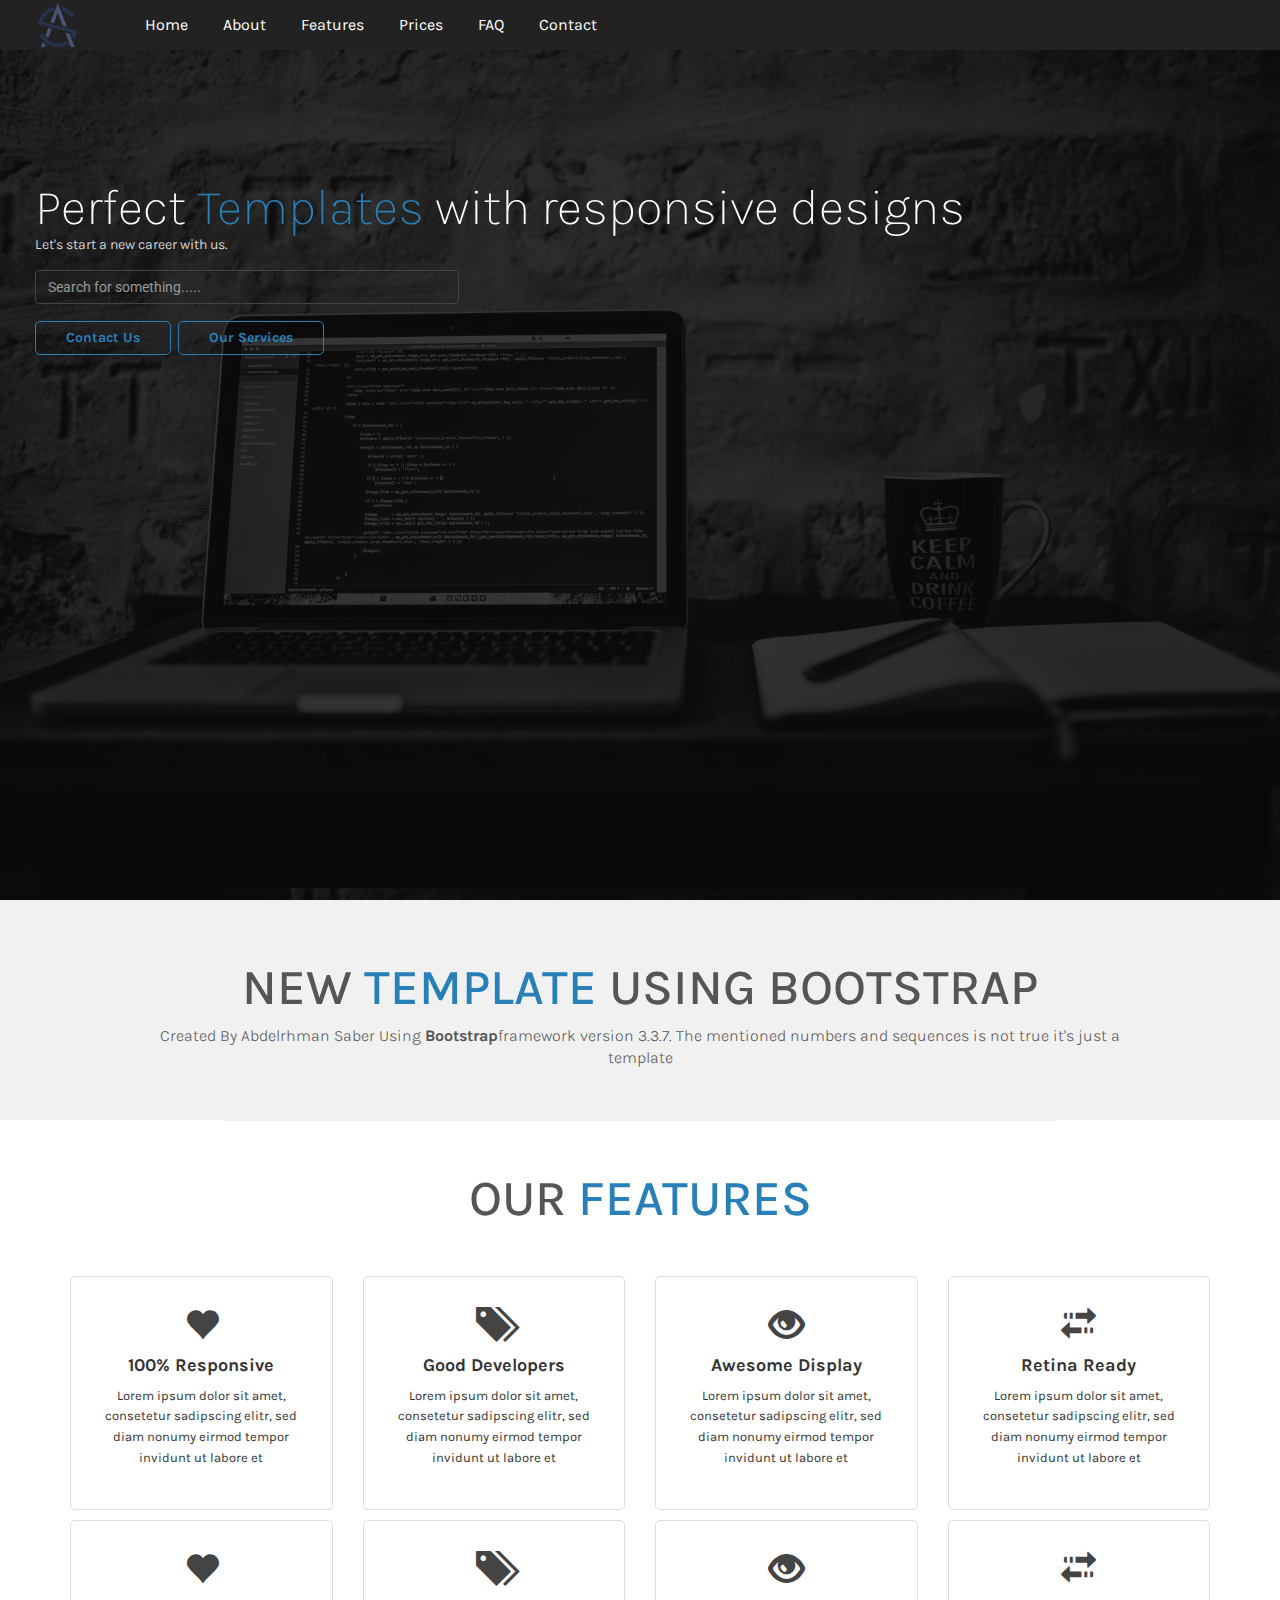
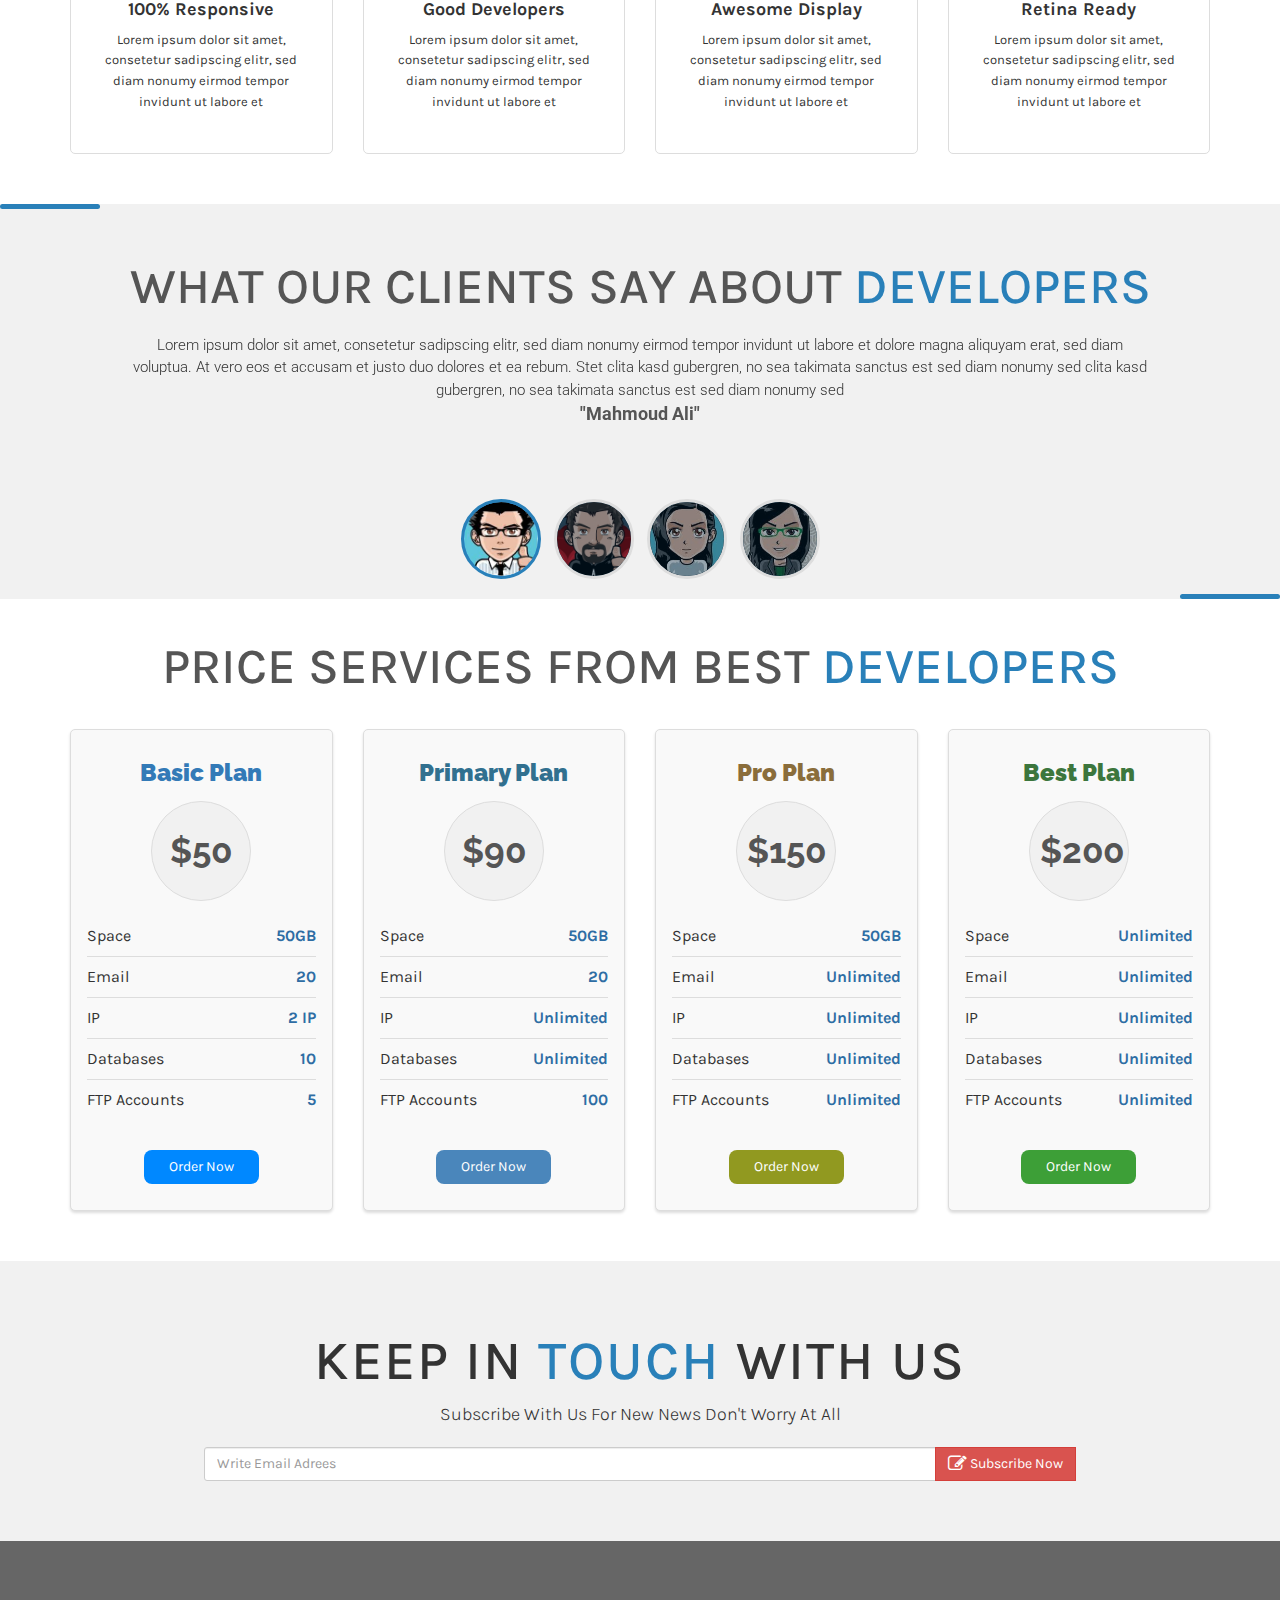
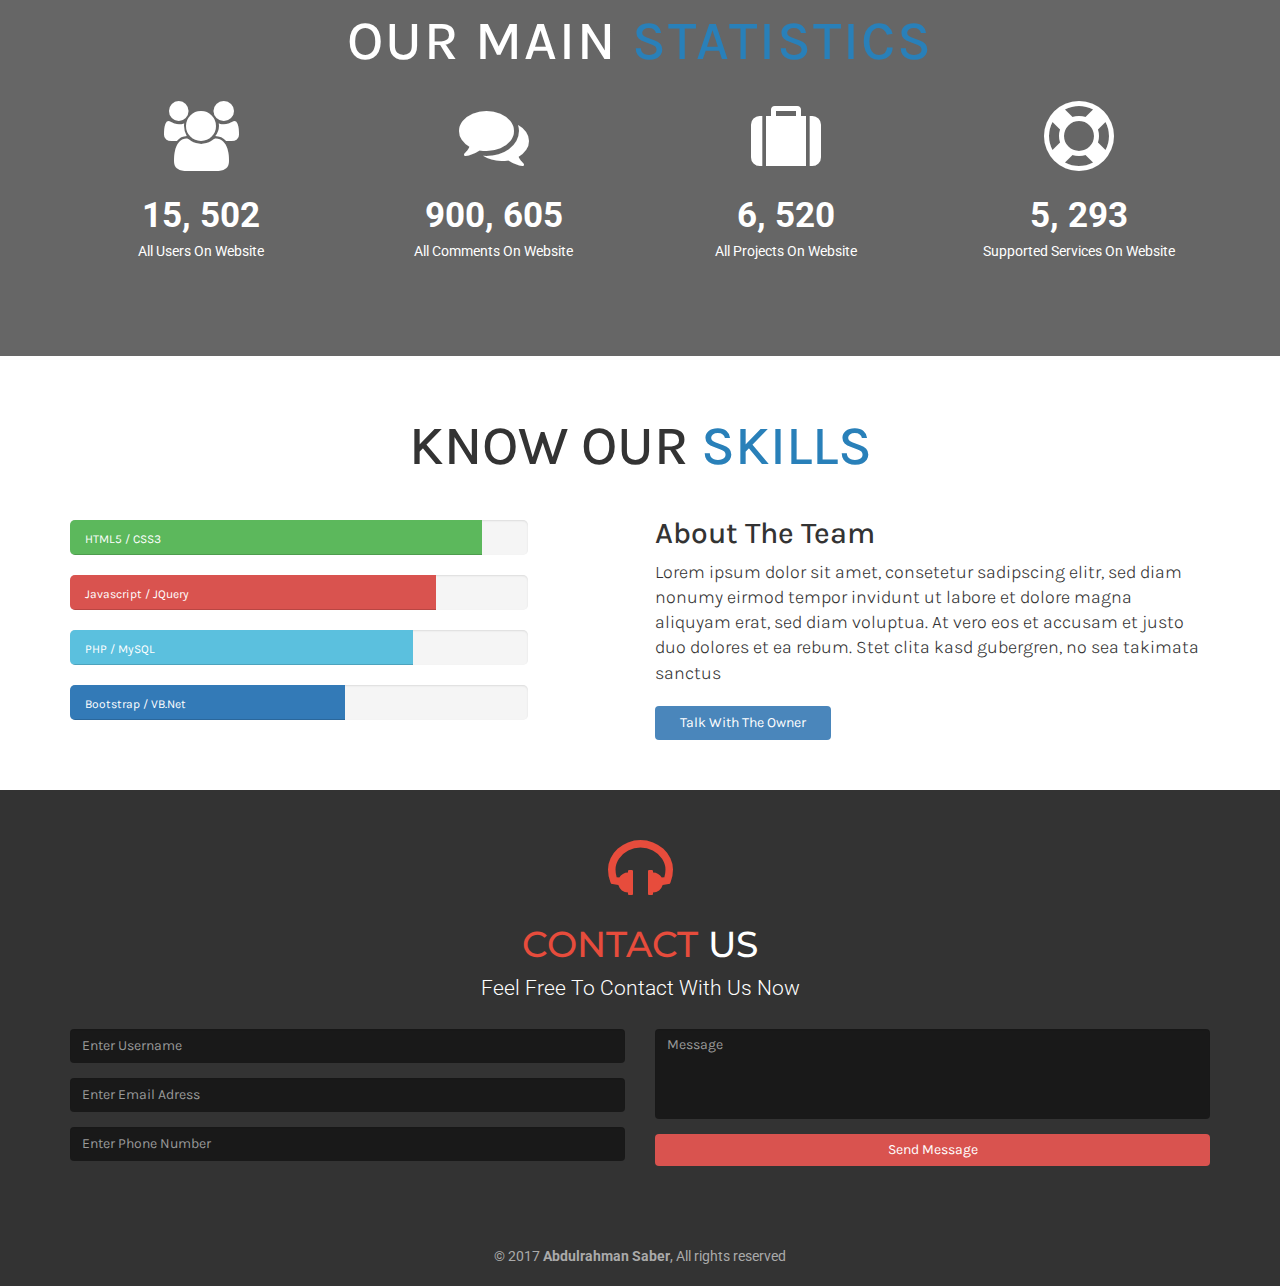
<file: 01-Done/index.html>
<!DOCTYPE html>
<html>
<head>
  <meta charset="utf-8">
  <link rel="shortcut icon" href="logo-main-color.png">
  <meta http-equiv="X-UA-Compatible" content="IE=edge">
  <meta name="viewport" content="width=device-width, initial-scale=1">
  <title>ASaber - Frontend Templates #[01]</title>
  <!-- CSS Files -->
  <link rel="stylesheet" href="css/bootstrap.min.css">
  <link rel="stylesheet" href="css/font-awesome.min.css">
  <link rel="stylesheet" href="css/main.css">
  <!--[if lt IE 9]>
    <script src="js/respond.min.js"></script>
    <script src="js/html5shiv.min.js"></script>
  <![endif]-->
  <link href="https://fonts.googleapis.com/css?family=Montserrat|Raleway|Roboto|Karla|Karla:100" rel="stylesheet">
  <link href="https://fonts.googleapis.com/icon?family=Material+Icons" rel="stylesheet">
</head>
<body>

  <!-- Start Navigation Bar -->
    <nav class="navbar navbar-inverse navbar-fixed-top">
      <div class="container-fluid">

      <div class="navbar-header">
        <button type="button" class="navbar-toggle collapsed" data-toggle="collapse" data-target="#nav" aria-expanded="false">
          <span class="sr-only">Toggle navigation</span>
          <span class="icon-bar"></span>
          <span class="icon-bar"></span>
          <span class="icon-bar"></span>
        </button>
        <a class="navbar-brand" href="#"><img alt='Brand' class='img-responsive' src='logo-main-color.png'></a>
      </div>

      <div class="collapse navbar-collapse" id="nav">

        <ul class="nav navbar-nav" style='margin-left: 50px;'>
          <li scroll-to='.intro'><a href="#">Home</a></li>
          <li scroll-to='.about'><a href="#">About</a></li>
          <li scroll-to='.features'><a href="#">Features</a></li>
          <li scroll-to='.price-table'><a href="#">Prices</a></li>
          <li scroll-to='.testimonials'><a href="#">FAQ</a></li>
          <li scroll-to='.contact'><a href="#">Contact</a></li>
        </ul>

      </div> <!-- Navbar-Collapse -->
    </div> <!-- Contanier Div -->
    </nav>
  <!-- End Navigation Bar -->

  <!-- Start Introduction Section -->
    <div class='intro'>
      <div class="content">
        <h1>Perfect <span class="main-color">Templates</span> with responsive designs</h1>
        <p>Let's start a new career with us.</p>
        <input class="form-control" placeholder="Search for something....." />
        <button class='btn'>Contact Us</button>
        <button class='btn'>Our Services</button>
      </div>
    </div>
  <!-- End Introduction Section -->

  <!-- Start About Section -->
    <section class="about text-center">
      <h1>New <span>Template</span> Using Bootstrap</h1>
      <p class="lead">Created By Abdelrhman Saber Using <strong>Bootstrap</strong>framework version 3.3.7. The mentioned numbers and sequences is not true it's just a template</p>
    </section>
  <!-- End About Section -->

  <hr style='width: 65%; margin: auto;'>

  <!-- Start Features Section -->
    <section class="features text-center">
      <div class="container">
        <h1>Our <span>Features</span></h1><br><br>
        <div class="row">

          <div class="col-md-3 col-lg-3 col-sm-6 col-xs-12">

            <div class="feat">
              <span class="glyphicon glyphicon-heart"></span>
              <h4>100% Responsive</h4>
              <p>
                Lorem ipsum dolor sit amet, consetetur sadipscing elitr, sed diam nonumy
                eirmod tempor invidunt ut labore et
              </p>
            </div>

          </div>

          <div class="col-md-3 col-lg-3 col-sm-6 col-xs-12">

            <div class="feat">
              <span class="glyphicon glyphicon-tags"></span>
              <h4>Good Developers</h4>
              <p>
                Lorem ipsum dolor sit amet, consetetur sadipscing elitr, sed diam nonumy
                eirmod tempor invidunt ut labore et
              </p>
            </div>

          </div>


          <div class="col-md-3 col-lg-3 col-sm-6 col-xs-12">

            <div class="feat">
              <span class="glyphicon glyphicon-eye-open"></span>
              <h4>Awesome Display</h4>
              <p>
                Lorem ipsum dolor sit amet, consetetur sadipscing elitr, sed diam nonumy
                eirmod tempor invidunt ut labore et
              </p>
            </div>

          </div>


          <div class="col-md-3 col-lg-3 col-sm-6 col-xs-12">

            <div class="feat">
              <span class="glyphicon glyphicon-transfer"></span>
              <h4>Retina Ready</h4>
              <p>
                Lorem ipsum dolor sit amet, consetetur sadipscing elitr, sed diam nonumy
                eirmod tempor invidunt ut labore et
              </p>
            </div>

          </div>


          <div class="col-md-3 col-lg-3 col-sm-6 col-xs-12">

            <div class="feat">
              <span class="glyphicon glyphicon-heart"></span>
              <h4>100% Responsive</h4>
              <p>
                Lorem ipsum dolor sit amet, consetetur sadipscing elitr, sed diam nonumy
                eirmod tempor invidunt ut labore et
              </p>
            </div>

          </div>

          <div class="col-md-3 col-lg-3 col-sm-6 col-xs-12">

            <div class="feat">
              <span class="glyphicon glyphicon-tags"></span>
              <h4>Good Developers</h4>
              <p>
                Lorem ipsum dolor sit amet, consetetur sadipscing elitr, sed diam nonumy
                eirmod tempor invidunt ut labore et
              </p>
            </div>

          </div>


          <div class="col-md-3 col-lg-3 col-sm-6 col-xs-12">

            <div class="feat">
              <span class="glyphicon glyphicon-eye-open"></span>
              <h4>Awesome Display</h4>
              <p>
                Lorem ipsum dolor sit amet, consetetur sadipscing elitr, sed diam nonumy
                eirmod tempor invidunt ut labore et
              </p>
            </div>

          </div>


          <div class="col-md-3 col-lg-3 col-sm-6 col-xs-12">

            <div class="feat">
              <span class="glyphicon glyphicon-transfer"></span>
              <h4>Retina Ready</h4>
              <p>
                Lorem ipsum dolor sit amet, consetetur sadipscing elitr, sed diam nonumy
                eirmod tempor invidunt ut labore et
              </p>
            </div>

          </div>

      </div>
    </section>
  <!-- Start Features Section -->

  <!-- Start testimonials Section -->
    <section class="testimonials text-center">
      <div class="container">

        <h1>What Our Clients Say About <aside>Developers</aside></h1>

        <div id="myTestmo" class="carousel slide" data-ride="carousel">

            <div class="carousel-inner" role="listbox">

              <div class="item active">
                <p class="lead">
                  Lorem ipsum dolor sit amet, consetetur sadipscing elitr,  sed diam nonumy
                  eirmod tempor invidunt ut labore et dolore magna aliquyam erat, sed diam
                  voluptua. At vero eos et accusam et justo duo dolores et ea rebum. Stet
                  clita kasd gubergren, no sea takimata sanctus est  sed diam nonumy sed
                  clita kasd gubergren, no sea takimata sanctus est  sed diam nonumy sed
                </p>
                <span>"Mahmoud Ali"</span>
              </div>

              <div class="item">
                <p class="lead">
                    Lorem ipsum dolor sit amet, consetetur sadipscing elitr,  sed diam nonumy
                    eirmod tempor invidunt ut labore et dolore magna aliquyam erat, sed diam
                    voluptua. At vero eos et accusam et justo duo dolores et ea rebum. Stet
                    clita kasd gubergren, no sea takimata sanctus est  sed diam nonumy sed
                    clita kasd gubergren, no sea takimata sanctus est  sed diam nonumy sed
                </p>
                <span>"Mohamed Ahmed"</span>
              </div>

              <div class="item">
                <p class="lead">
                      Lorem ipsum dolor sit amet, consetetur sadipscing elitr,  sed diam nonumy
                      eirmod tempor invidunt ut labore et dolore magna aliquyam erat, sed diam
                      voluptua. At vero eos et accusam et justo duo dolores et ea rebum. Stet
                      clita kasd gubergren, no sea takimata sanctus est  sed diam nonumy sed
                      clita kasd gubergren, no sea takimata sanctus est  sed diam nonumy sed
                </p>
                <span>"Asmaa Mohamed"</span>
              </div>

              <div class="item">
                <p class="lead">
                        Lorem ipsum dolor sit amet, consetetur sadipscing elitr,  sed diam nonumy
                        eirmod tempor invidunt ut labore et dolore magna aliquyam erat, sed diam
                        voluptua. At vero eos et accusam et justo duo dolores et ea rebum. Stet
                        clita kasd gubergren, no sea takimata sanctus est  sed diam nonumy sed
                        clita kasd gubergren, no sea takimata sanctus est  sed diam nonumy sed
                </p>
                <span>"Fatma Ali"</span>
              </div>

            </div>

            <ol class="carousel-indicators">
              <li data-target="#myTestmo" data-slide-to="0" class="active"><img src="imgs/per1.jpg" alt=""></li>
              <li data-target="#myTestmo" data-slide-to="1"><img src="imgs/per2.jpg" alt=""></li>
              <li data-target="#myTestmo" data-slide-to="2"><img src="imgs/per3.jpg" alt=""></li>
              <li data-target="#myTestmo" data-slide-to="3"><img src="imgs/per4.jpg" alt=""></li>
            </ol>

        </div>

      </div>
    </section>
  <!-- End Team Section -->



  <!-- Start Price Section -->
    <section class="price-table text-center">
      <div class="container">
        <h1>Price Services From Best <span>Developers</span></h1>

        <div class="row">

          <div class="col-lg-3 col-md-6 col-sm-6">
            <div class="price-box">
              <h3 class="text-primary">Basic Plan</h3>
              <p>$50</p>
              <ul class="list-unstyled">
                <li>Space <span>50GB</span></li>
                <li>Email <span>20</span></li>
                <li>IP <span>2 IP</span></li>
                <li>Databases <span>10</span></li>
                <li>FTP Accounts <span>5</span></li>
              </ul>
              <button class="btn btn-primary">Order Now</button>
            </div>
          </div>

          <div class="col-lg-3 col-md-6 col-sm-6">
            <div class="price-box">
              <h3 class="text-info">Primary Plan</h3>
              <p>$90</p>
              <ul class="list-unstyled">
                <li>Space <span>50GB</span></li>
                <li>Email <span>20</span></li>
                <li>IP <span>Unlimited</span></li>
                <li>Databases <span>Unlimited</span></li>
                <li>FTP Accounts <span>100</span></li>
              </ul>
              <button class="btn btn-info">Order Now</button>
            </div>
          </div>

          <div class="col-lg-3 col-md-6 col-sm-6">
            <div class="price-box">
              <h3 class="text-warning">Pro Plan</h3>
              <p>$150</p>
              <ul class="list-unstyled">
                <li>Space <span>50GB</span></li>
                <li>Email <span>Unlimited</span></li>
                <li>IP <span>Unlimited</span></li>
                <li>Databases <span>Unlimited</span></li>
                <li>FTP Accounts <span>Unlimited</span></li>
              </ul>
              <button class="btn btn-warning">Order Now</button>
            </div>
          </div>

          <div class="col-lg-3 col-md-6 col-sm-6">
            <div class="price-box">
              <h3 class="text-success">Best Plan</h3>
              <p>$200</p>
              <ul class="list-unstyled">
                <li>Space <span>Unlimited</span></li>
                <li>Email <span>Unlimited</span></li>
                <li>IP <span>Unlimited</span></li>
                <li>Databases <span>Unlimited</span></li>
                <li>FTP Accounts <span>Unlimited</span></li>
              </ul>
              <button class="btn btn-success">Order Now</button>
            </div>
          </div>

        </div>

      </div>
    </section>
  <!-- End Price Section -->

  <!-- Start Subscribe Section -->
    <section class="subscribe text-center">
      <div class="container">
        <h1>Keep In <span>Touch</span> With Us</h1>
        <p class="lead">Subscribe With Us For New News Don't Worry At All</p>

        <form class="form-inline" style="margin: 10px auto; display: flex; justify-content: center" method="post">
          <input type="text" class="form-control col-lg" placeholder="Write Email Adrees">
          <button class="btn btn-danger"><i class="fa fa-edit fa-lg"></i> Subscribe Now</button>
        </form>
      </div>
    </section>
  <!-- End Subscribe Section -->

  <!-- Start Stats Section -->
    <section class="stats text-center">
      <div class="overlay">

        <div class="container">

          <h1>Our Main <span>Statistics</span></h1>

          <div class="row">

            <div class="col-md-3 col-sm-6 col-xs-12">
              <div class="stats_main">
                <i class="fa fa-users fa-5x"></i>
                <p>15, 502</p>
                <span>All Users On Website</span>
              </div>
            </div>

            <div class="col-md-3 col-sm-6 col-xs-12">
              <div class="stats_main">
                <i class="fa fa-comments fa-5x"></i>
                <p>900, 605</p>
                <span>All Comments On Website</span>
              </div>
            </div>

            <div class="col-md-3 col-sm-6 col-xs-12">
              <div class="stats_main">
                <i class="fa fa-suitcase fa-5x"></i>
                <p>6, 520</p>
                <span>All Projects On Website</span>
              </div>
            </div>

            <div class="col-md-3 col-sm-6 col-xs-12">
              <div class="stats_main">
                <i class="fa fa-support fa-5x"></i>
                <p>5, 293</p>
                <span>Supported Services On Website</span>
              </div>
            </div>

          </div>

        </div>
      </div>
    </section>
  <!-- End Stats Section -->

  <!-- Start Skills Section -->
    <section class="skills">
      <div class="container">
        <h1 class="text-center">Know Our <span>Skills</span></h1>
        <div class="row">

          <div class="col-md-5">
            <div class="skills_prog" style="margin-top: 23px;">
              <div class="progress">
                <div class="progress-bar progress-bar-success" role="progressbar" aria-valuenow="90" aria-valuemin="0" aria-valuemax="100" style="width: 90%;">HTML5 / CSS3</div>
              </div>

              <div class="progress">
                <div class="progress-bar progress-bar-danger" role="progressbar" aria-valuenow="80" aria-valuemin="0" aria-valuemax="100" style="width: 80%;">Javascript / JQuery</div>
              </div>

              <div class="progress">
                <div class="progress-bar progress-bar-info" role="progressbar" aria-valuenow="75" aria-valuemin="0" aria-valuemax="100" style="width: 75%;">PHP / MySQL</div>
              </div>

              <div class="progress">
                <div class="progress-bar progress-bar-primary" role="progressbar" aria-valuenow="60" aria-valuemin="0" aria-valuemax="100" style="width: 60%;">Bootstrap / VB.Net</div>
              </div>
            </div>
          </div>

          <div class="col-md-6 col-md-offset-1">
            <div class="skills_info">
              <h2>About The Team</h2>
                <p class="lead">
                  Lorem ipsum dolor sit amet, consetetur sadipscing elitr, sed diam
                  nonumy eirmod tempor invidunt ut labore et dolore magna aliquyam
                  erat, sed diam voluptua. At vero eos et accusam et justo duo dolores
                  et ea rebum. Stet clita kasd gubergren, no sea takimata sanctus
                </p>
                <button class="btn btn-info">Talk With The Owner</button>
            </div>
          </div>

        </div>
      </div>
    </section>
  <!-- End Skills Section -->

  <!-- Start Contact Section -->
    <section class="contact text-center">
      <div class="overlay">
        <div class="container">
          <div class="row">
            <i style="color: #e74c3c" class="fa fa-headphones fa-5x"></i>
            <h1><span style="color: #e74c3c">Contact</span> Us</h1>
            <p class="lead" style="margin-bottom: 25px;">Feel Free To Contact With Us Now</p>
            <form role="form" onsubmit='return false'>

              <div class="col-md-6">

                <div class="form-group">
                  <input type="text" class="form-control" placeholder="Enter Username">
                </div>

                <div class="form-group">
                  <input type="email" class="form-control" placeholder="Enter Email Adress">
                </div>

                <div class="form-group">
                  <input type="text" class="form-control" placeholder="Enter Phone Number">
                </div>

              </div>

              <div class="col-md-6">
                <div class="form-group">
                  <textarea class="form-control" placeholder="Message"></textarea>
                </div>
                <button class="btn btn-danger btn-block">Send Message</button>
              </div>

          </form>
          </div>
        </div>
      </div>
    </section>
  <!-- End Contact Section -->

  <!-- Start Contact Section -->
    <footer>
      &copy; 2017 <strong>Abdulrahman Saber</strong>, All rights reserved
    </footer>
  <!-- Start Contact Section -->

  <!-- Javascript & JQuery -->
  <script src="js/jquery-3.1.1.min.js"></script>
  <script src="js/bootstrap.min.js"></script>
  <script src="js/main.js"></script>

</body>
</html>
</file>
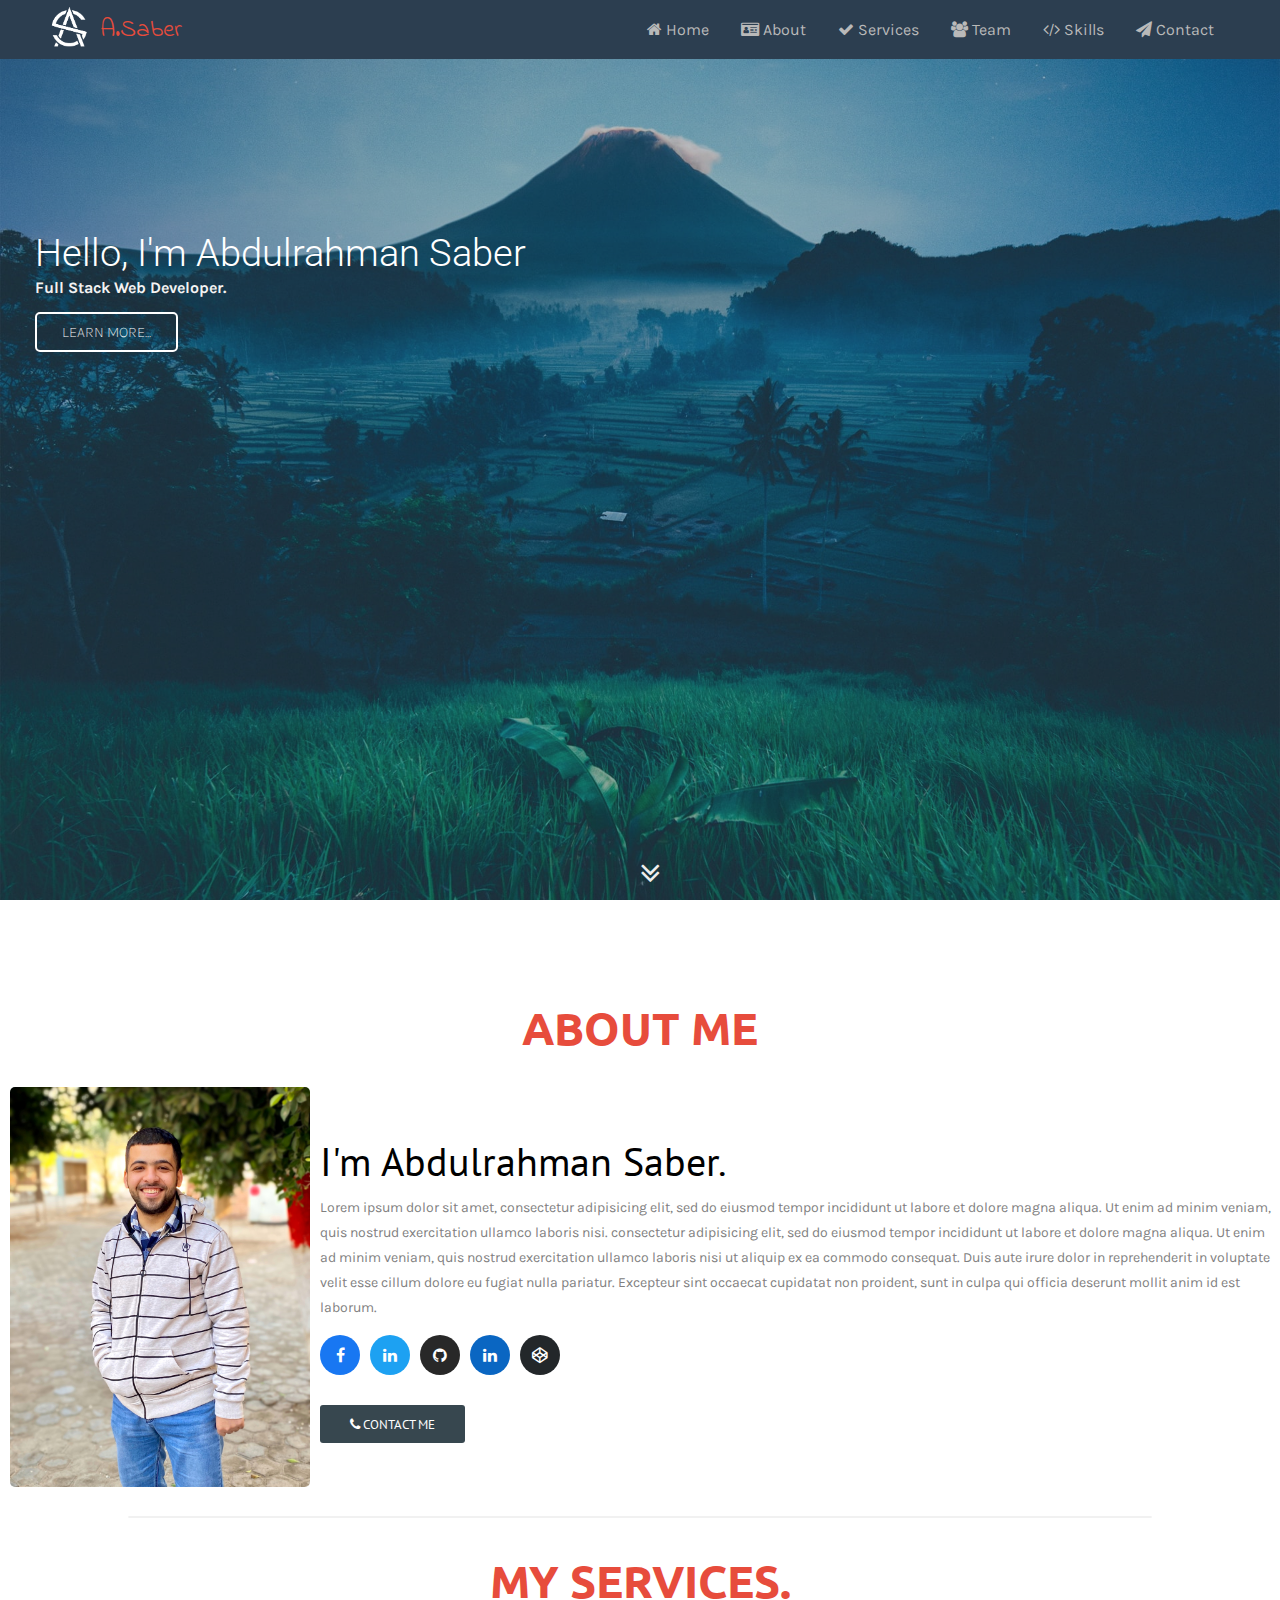
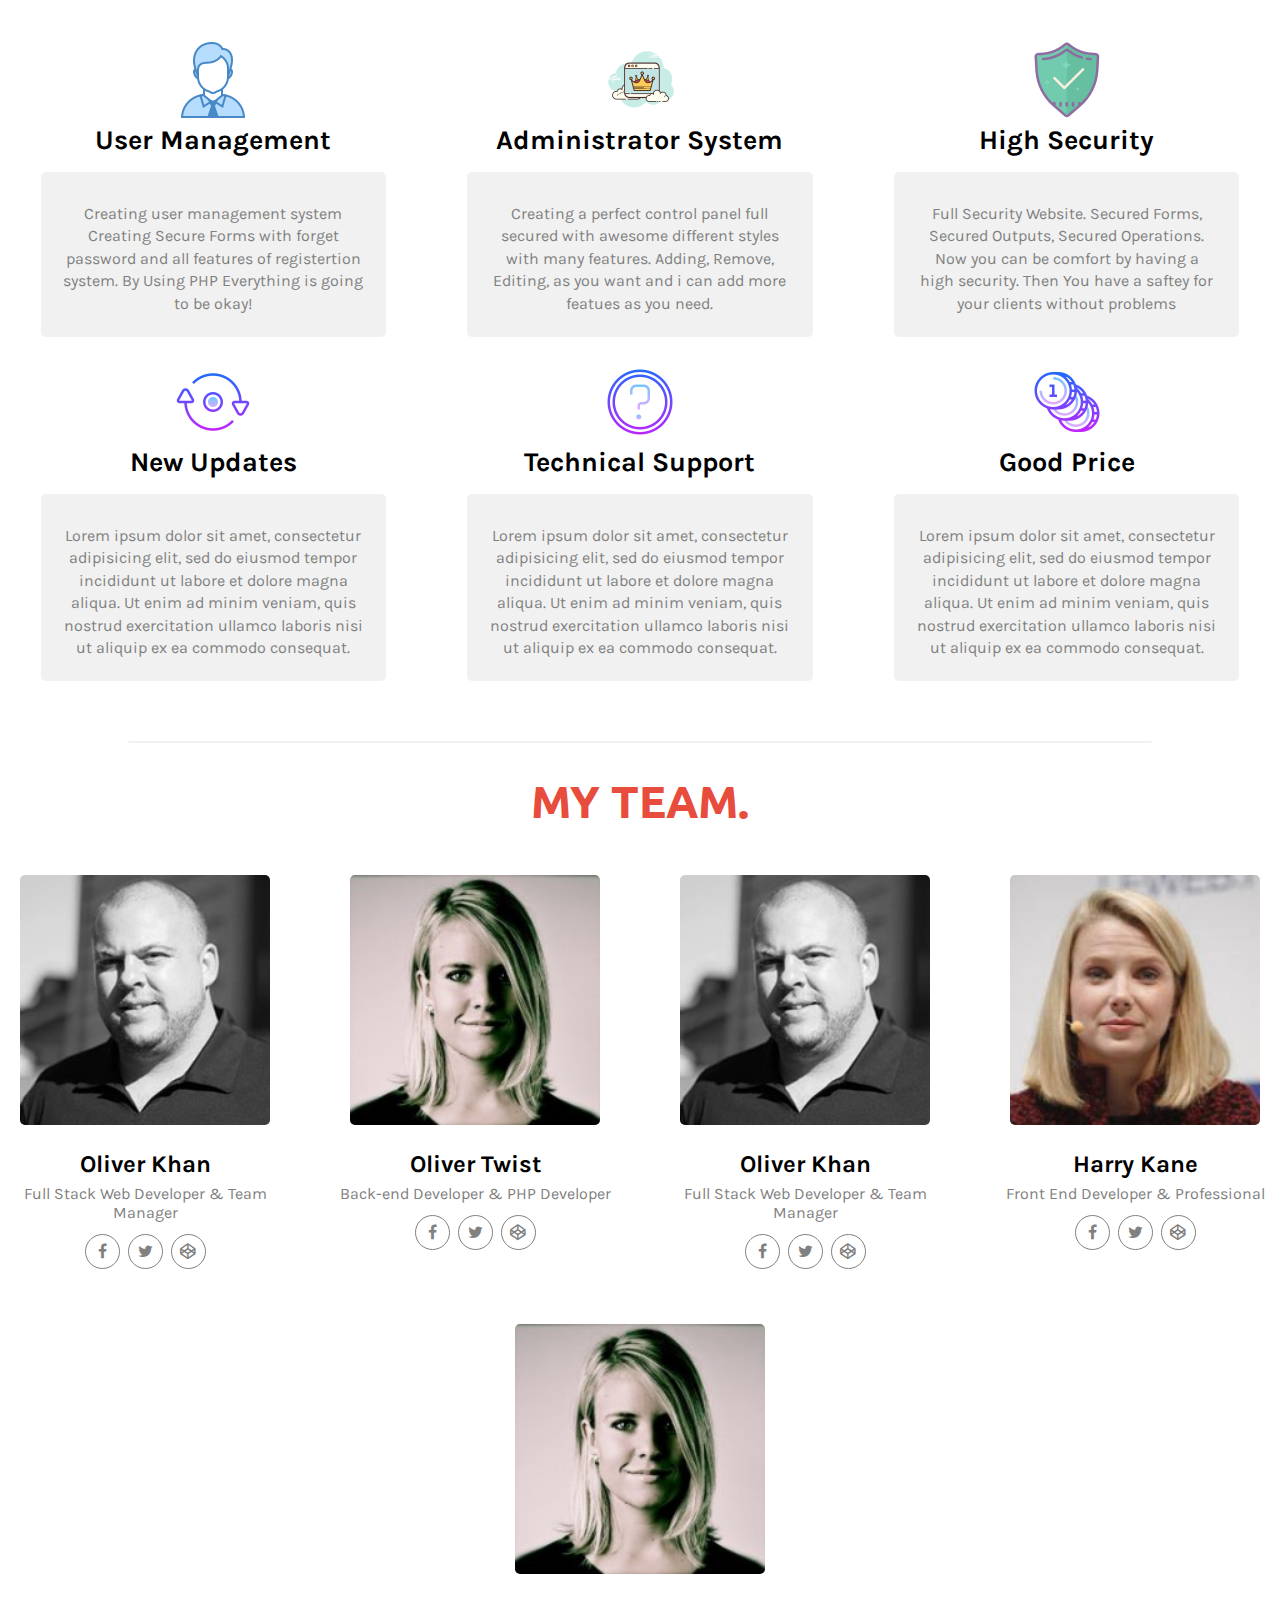
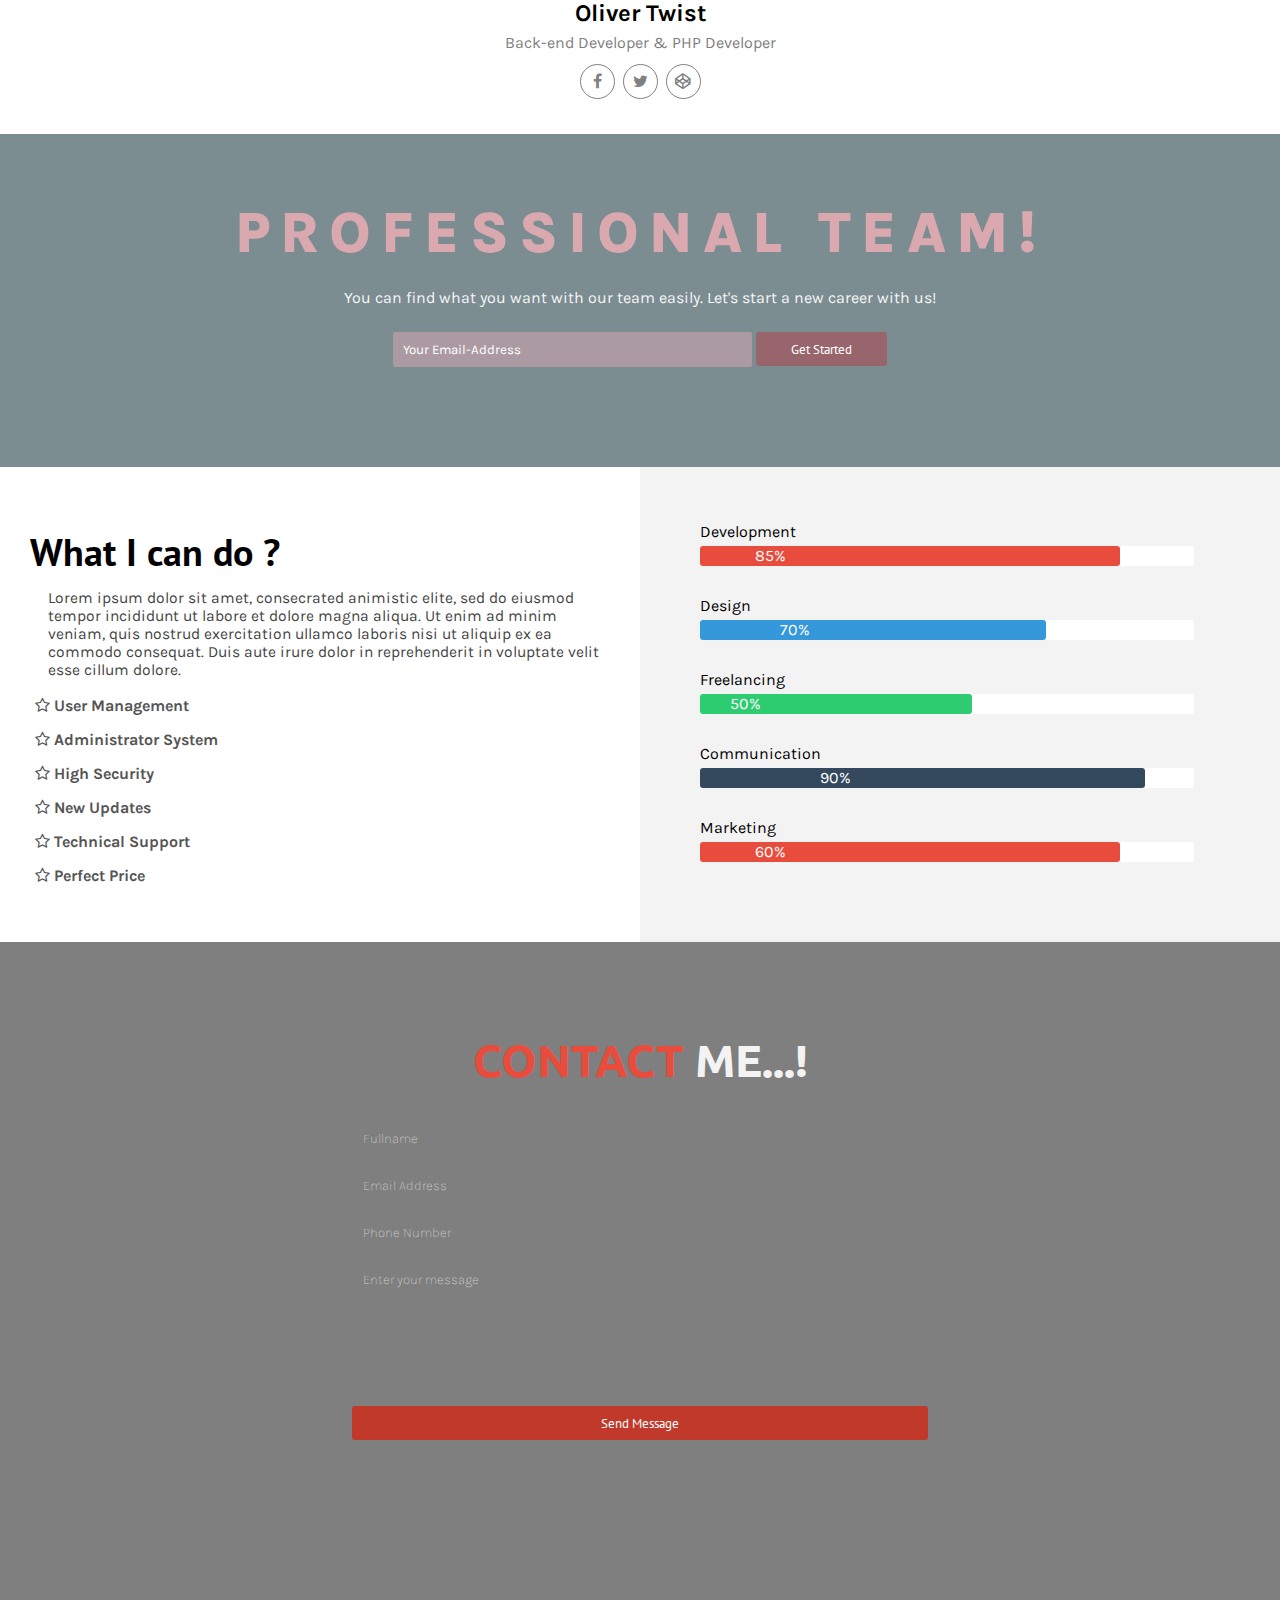
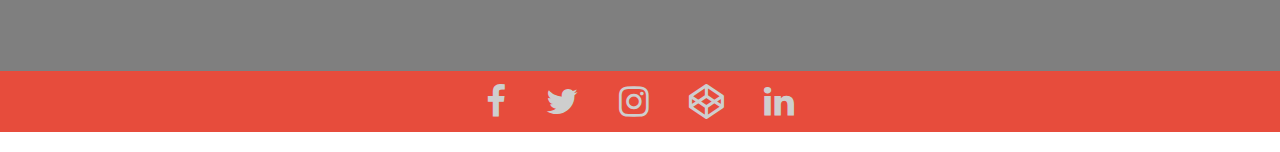
<file: 02-Done/index.html>
<!DOCTYPE html>
<html>
<head>
  <meta charset="utf-8">
  <title>Abdulrahman Saber - #2 Template</title>
  <!-- CSS Files -->
  <link rel="stylesheet" href="css/resets.css">
  <link rel="stylesheet" href="css/main.css">
  <!-- Logo -->
  <link rel="shortcut icon" href="logo-main-color.png">
  <!-- Font Icons [ Material Icons/Font Awesome/IcoFont.io ] -->
  <link href="https://fonts.googleapis.com/icon?family=Material+Icons" rel="stylesheet">
  <link rel="stylesheet" href="css/font-awesome.min.css">
  <link rel="stylesheet" href="css/icofont.css">
</head>
<body>

  <!-- Navigation Bar -->
  <nav id='navbar'>
    <a scroll-to='.first-intro' href="#"><img src='logo-in-white.png'> <span>A.Saber</span></a>
    <ul>
      <li scroll-to='.first-intro'><a href="#"><i class="fa fa-home"></i> Home</a></li>
      <li scroll-to='.about'><a href="#"><i class="fa fa-id-card"></i> About</a></li>
      <li scroll-to='.services'><a href="#"><i class="fa fa-check"></i> Services</a></li>
      <li scroll-to='.team'><a href="#"><i class="fa fa-users"></i> Team</a></li>
      <li scroll-to='.skills'><a href="#"><i class="fa fa-code"></i> Skills</a></li>
      <li scroll-to='footer'><a href="#"><i class="fa fa-paper-plane"></i> Contact</a></li>
    </ul>
  </nav>

  <nav class='navbar-mobile'>
    <h1><img src='logo-in-white.png'></h1>
    <div class='dropdown-nav'>
      <i class='fa fa-bars'></i>
      <ul>
        <li scroll-to='.first-intro'><a href="#">Home</a></li>
        <li scroll-to='.about'><a href="#">About</a></li>
        <li scroll-to='.services'><a href="#">Services</a></li>
        <li scroll-to='.team'><a href="#">Team</a></li>
        <li scroll-to='.skills'><a href="#">Skills</a></li>
        <li scroll-to='footer'><a href="#">Contact</a></li>
      </ul>
    </div>
  </nav>

  <!-- About Section -->
  <article class='first-intro' id="first-intro">
    <div class="content">
      <h1>Hello, I'm Abdulrahman Saber</h1>
      <span>Full Stack Web Developer.</span>
      <button class='rounded-btn white btn-upper' scroll-to='footer'>Learn More...</button>
      <i class='fa fa-angle-double-down spin fa-2x' scroll-to='.about'></i>
    </div>
  </article>

  <!-- Home Page -->
  <article class='about'>
    <section>
      <h1 class='heading-section'>About Me</h1>
      <div class='inside-sections'>
        <div class='img'>
          <img src='imgs/me.jpg' alt='About me'>
        </div>

        <div class='text'>
          <h1>I'm Abdulrahman Saber.</h1>
          <p>Lorem ipsum dolor sit amet, consectetur adipisicing elit, sed do eiusmod tempor incididunt ut labore et dolore magna aliqua. Ut enim ad minim veniam, quis nostrud exercitation ullamco laboris nisi. consectetur adipisicing elit, sed do eiusmod tempor incididunt ut labore et dolore magna aliqua. Ut enim ad minim veniam, quis nostrud exercitation ullamco laboris nisi ut aliquip ex ea commodo consequat. Duis aute irure dolor in reprehenderit in voluptate velit esse cillum dolore eu fugiat nulla pariatur. Excepteur sint occaecat cupidatat non proident, sunt in culpa qui officia deserunt mollit anim id est laborum.</p>
          <div class="icons">
            <a href="https://www.facebook.com/asaber.25/"><i class="fa fa-facebook"></i></a>
            <a href="https://www.linkedin.com/in/abdulrahman-saber/"><i class="fa fa-linkedin"></i></a>
            <a href="https://www.instagram.com/asaber.fswd/"><i class="fa fa-github"></i></a>
            <a href="https://www.linkedin.com/in/abdulrahman-saber/"><i class="fa fa-linkedin"></i></a>
            <a href="https://codepen.io/abdosaber"><i class="fa fa-codepen"></i></a>
          </div>
          <button class='btn btn-dark mt-15 btn-upper'><i class='fa fa-phone'></i> Contact Me</button>
        </div>
      </div>
    </section>
  </article>

  <hr>

  <!-- Services Section -->
  <article class='services default-section'>
    <h1 class='heading-section'>My Services.</h1>
    <section>
      <div>
        <img src='pictures/services02.png'>
        <h3>User Management</h3>
        <div>
          <p>Creating user management system Creating Secure Forms with forget password and all features of registertion system. By Using PHP Everything is going to be okay!</p>
        </div>
      </div>

      <div>
        <img src='pictures/services03.png'>
        <h3>Administrator System</h3>
        <div>
          <p>Creating a perfect control panel full secured with awesome different styles with many features. Adding, Remove, Editing, as you want and i can add more featues as you need.</p>
        </div>
      </div>


      <div>
        <img src='pictures/services01.png'>
        <h3>High Security</h3>
        <div>
          <p>Full Security Website. Secured Forms, Secured Outputs, Secured Operations. Now you can be comfort by having a high security. Then You have a saftey for your clients without problems</p>
        </div>
      </div>

      <div>
        <img src='pictures/services04.png'>
        <h3>New Updates</h3>
        <div>
          <p>Lorem ipsum dolor sit amet, consectetur adipisicing elit, sed do eiusmod tempor incididunt ut labore et dolore magna aliqua. Ut enim ad minim veniam, quis nostrud exercitation ullamco laboris nisi ut aliquip ex ea commodo consequat.</p>
        </div>
      </div>

      <div>
        <img src='pictures/services05.png'>
        <h3>Technical Support</h3>
        <div>
          <p>Lorem ipsum dolor sit amet, consectetur adipisicing elit, sed do eiusmod tempor incididunt ut labore et dolore magna aliqua. Ut enim ad minim veniam, quis nostrud exercitation ullamco laboris nisi ut aliquip ex ea commodo consequat.</p>
        </div>
      </div>

      <div>
        <img src='pictures/services06.png'>
        <h3>Good Price</h3>
        <div>
          <p>Lorem ipsum dolor sit amet, consectetur adipisicing elit, sed do eiusmod tempor incididunt ut labore et dolore magna aliqua. Ut enim ad minim veniam, quis nostrud exercitation ullamco laboris nisi ut aliquip ex ea commodo consequat.</p>
        </div>
      </div>
    </section>
  </article>

  <hr>

    <!-- Team Section -->
  <article class='team'>
    <h1 class='heading-section'>My Team.</h1>
    <section>
      <div>
        <img src='imgs/chris.jpg'>
        <h2>Oliver Khan</h2>
        <span>Full Stack Web Developer & Team Manager</span>
        <i class='fa fa-facebook'></i>
        <i class='fa fa-twitter'></i>
        <i class='fa fa-codepen'></i>
      </div>

      <div>
        <img src='imgs/leah.jpg'>
        <h2>Oliver Twist</h2>
        <span>Back-end Developer & PHP Developer</span>
        <i class='fa fa-facebook'></i>
        <i class='fa fa-twitter'></i>
        <i class='fa fa-codepen'></i>
      </div>
      <div>
        <img src='imgs/chris.jpg'>
        <h2>Oliver Khan</h2>
        <span>Full Stack Web Developer & Team Manager</span>
        <i class='fa fa-facebook'></i>
        <i class='fa fa-twitter'></i>
        <i class='fa fa-codepen'></i>
      </div>
      <div>
        <img src='imgs/marissa.jpg'>
        <h2>Harry Kane</h2>
        <span>Front End Developer & Professional</span>
        <i class='fa fa-facebook'></i>
        <i class='fa fa-twitter'></i>
        <i class='fa fa-codepen'></i>
      </div>
      <div>
        <img src='imgs/leah.jpg'>
        <h2>Oliver Twist</h2>
        <span>Back-end Developer & PHP Developer</span>
        <i class='fa fa-facebook'></i>
        <i class='fa fa-twitter'></i>
        <i class='fa fa-codepen'></i>
      </div>
    </section>
  </article>

  <!-- Skills Section -->
  <article class='skills'>

    <section class='skills-intro'>
      <div>
        <h1>Professional Team!</h1>
        <p>You can find what you want with our team easily. Let's start a new career with us!</p>
        <form onsubmit='return false;' method="post">
          <input type='text' placeholder='Your Email-Address'>
          <button class='btn btn-primary'>Get Started</button>
        </form>
      </div>
    </section>

    <section>
      <div class="left">
        <h1>What I can do ?</h1>
        <p>Lorem ipsum dolor sit amet, consecrated animistic elite, sed do eiusmod tempor incididunt ut labore et dolore magna aliqua. Ut enim ad minim veniam, quis nostrud exercitation ullamco laboris nisi ut aliquip ex ea commodo consequat. Duis aute irure dolor in reprehenderit in voluptate velit esse cillum dolore.</p>
        <span> <i class='fa fa-star-o'></i> User Management</span>
        <span> <i class='fa fa-star-o'></i> Administrator System</span>
        <span> <i class='fa fa-star-o'></i> High Security</span>
        <span> <i class='fa fa-star-o'></i> New Updates</span>
        <span> <i class='fa fa-star-o'></i> Technical Support</span>
        <span> <i class='fa fa-star-o'></i> Perfect Price</span>
      </div>

      <div class='right' style="display: flex; align-items: center; justify-content: center;">
        <div style="flex: 1;">
          <span>Development</span>
          <div pre='85%' class="progress"></div>

          <span>Design</span>
          <div pre='70%' class="progress"></div>

          <span>Freelancing</span>
          <div pre='50%' class="progress"></div>

          <span>Communication</span>
          <div pre='90%' class="progress"></div>

          <span>Marketing</span>
          <div pre='60%' class="progress"></div>
        </div>
      </div>
    </section>
  </article>

  <!-- Social Media & Footer -->
  <footer>
    <div class='contact-form'>
      <div>
        <h1 class='heading-section'><span>Contact</span> Me...!</h1>
        <form onsubmit='return false;' method="post">
          <input type='text' placeholder="Fullname">
          <input type='text' placeholder="Email Address">
          <input type='text' placeholder="Phone Number">
          <textarea placeholder="Enter your message"></textarea>
          <button class='btn btn-black'>Send Message</button>
        </form>
      </div>
    </div>
    <div class='social'>
      <a href="https://www.facebook.com/asaber.25/"><i class='fa fa-facebook'></i></a>
      <a href="https://twitter.com/asaber2525"><i class='fa fa-twitter'></i></a>
      <a href="https://www.instagram.com/asaber.fswd/"><i class='fa fa-instagram'></i></a>
      <a href="https://codepen.io/abdosaber"><i class='fa fa-codepen'></i></a>
      <a href="https://www.linkedin.com/in/abdulrahman-saber/"><i class='fa fa-linkedin'></i></a>
    </div>
  </footer>

  <script src='js/jquery-3.1.1.min.js'></script>
  <script src='js/main.js'></script>
</body>
</html>
</file>
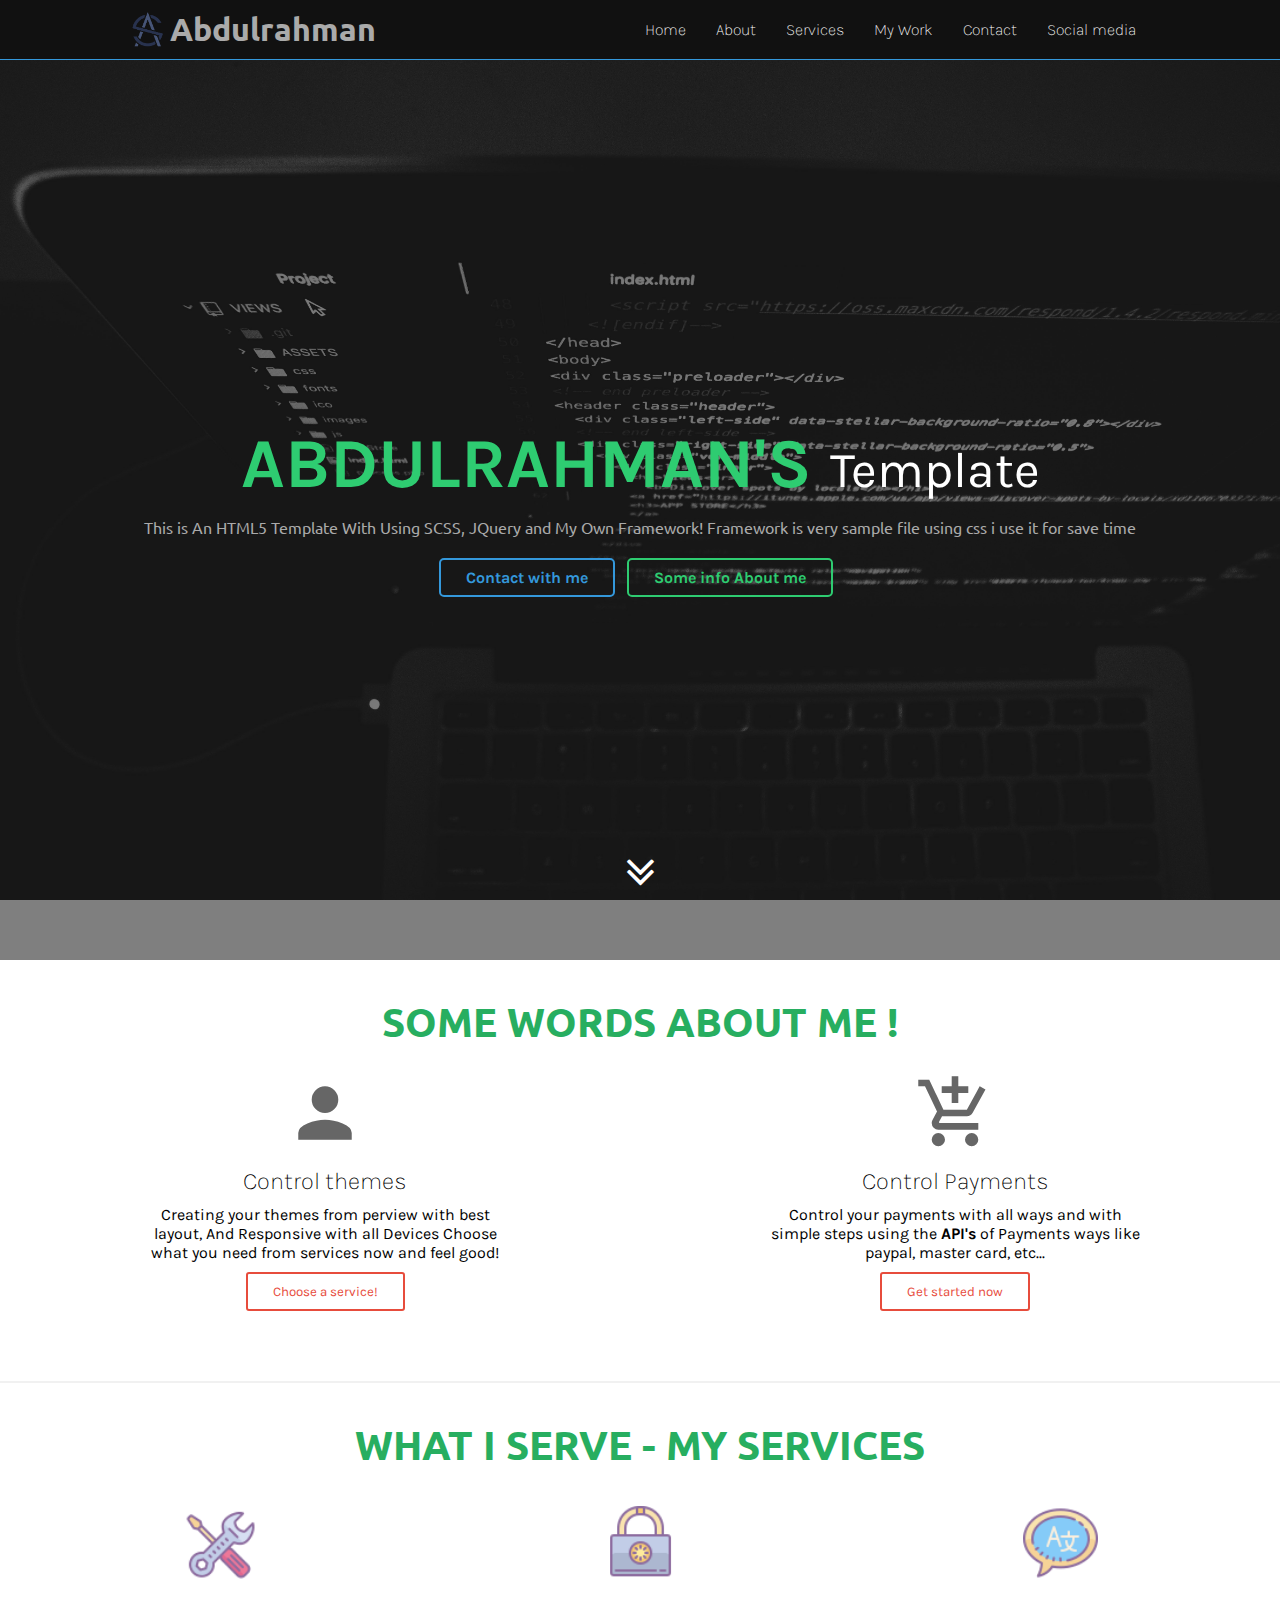
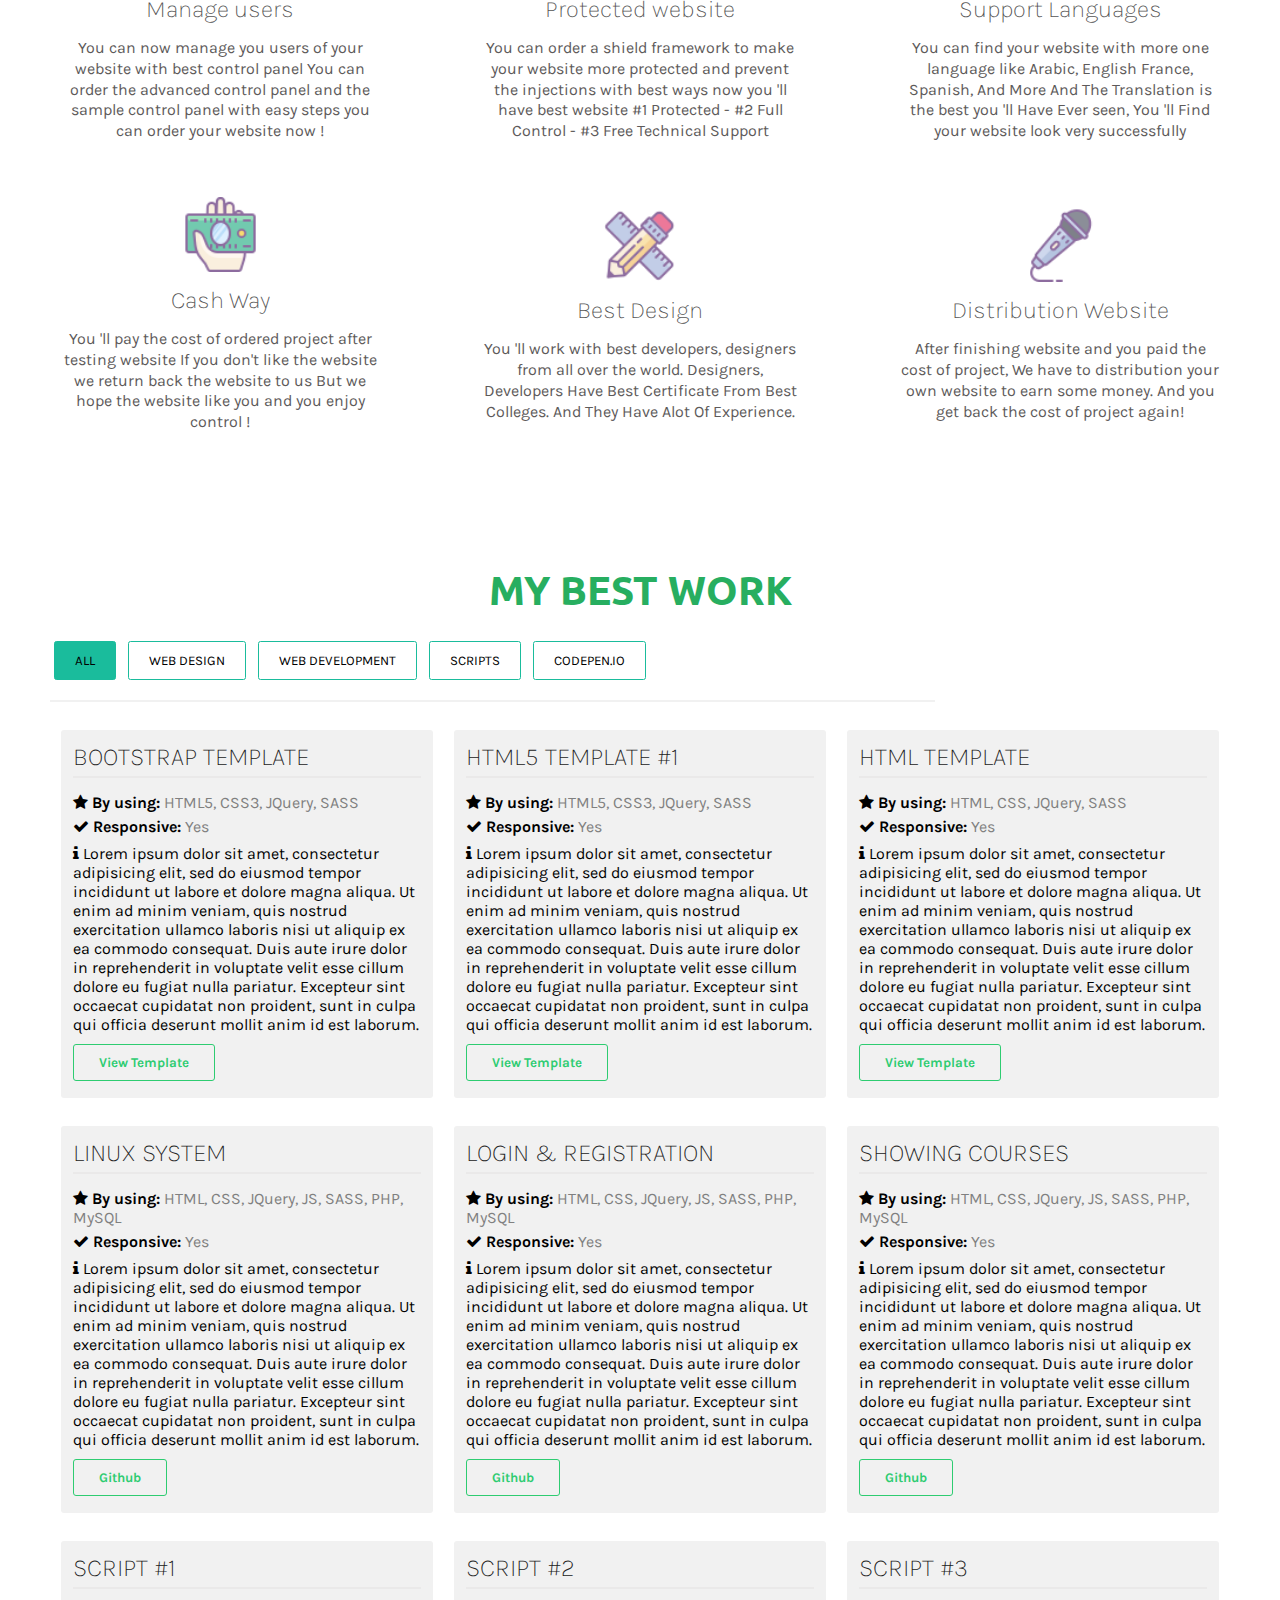
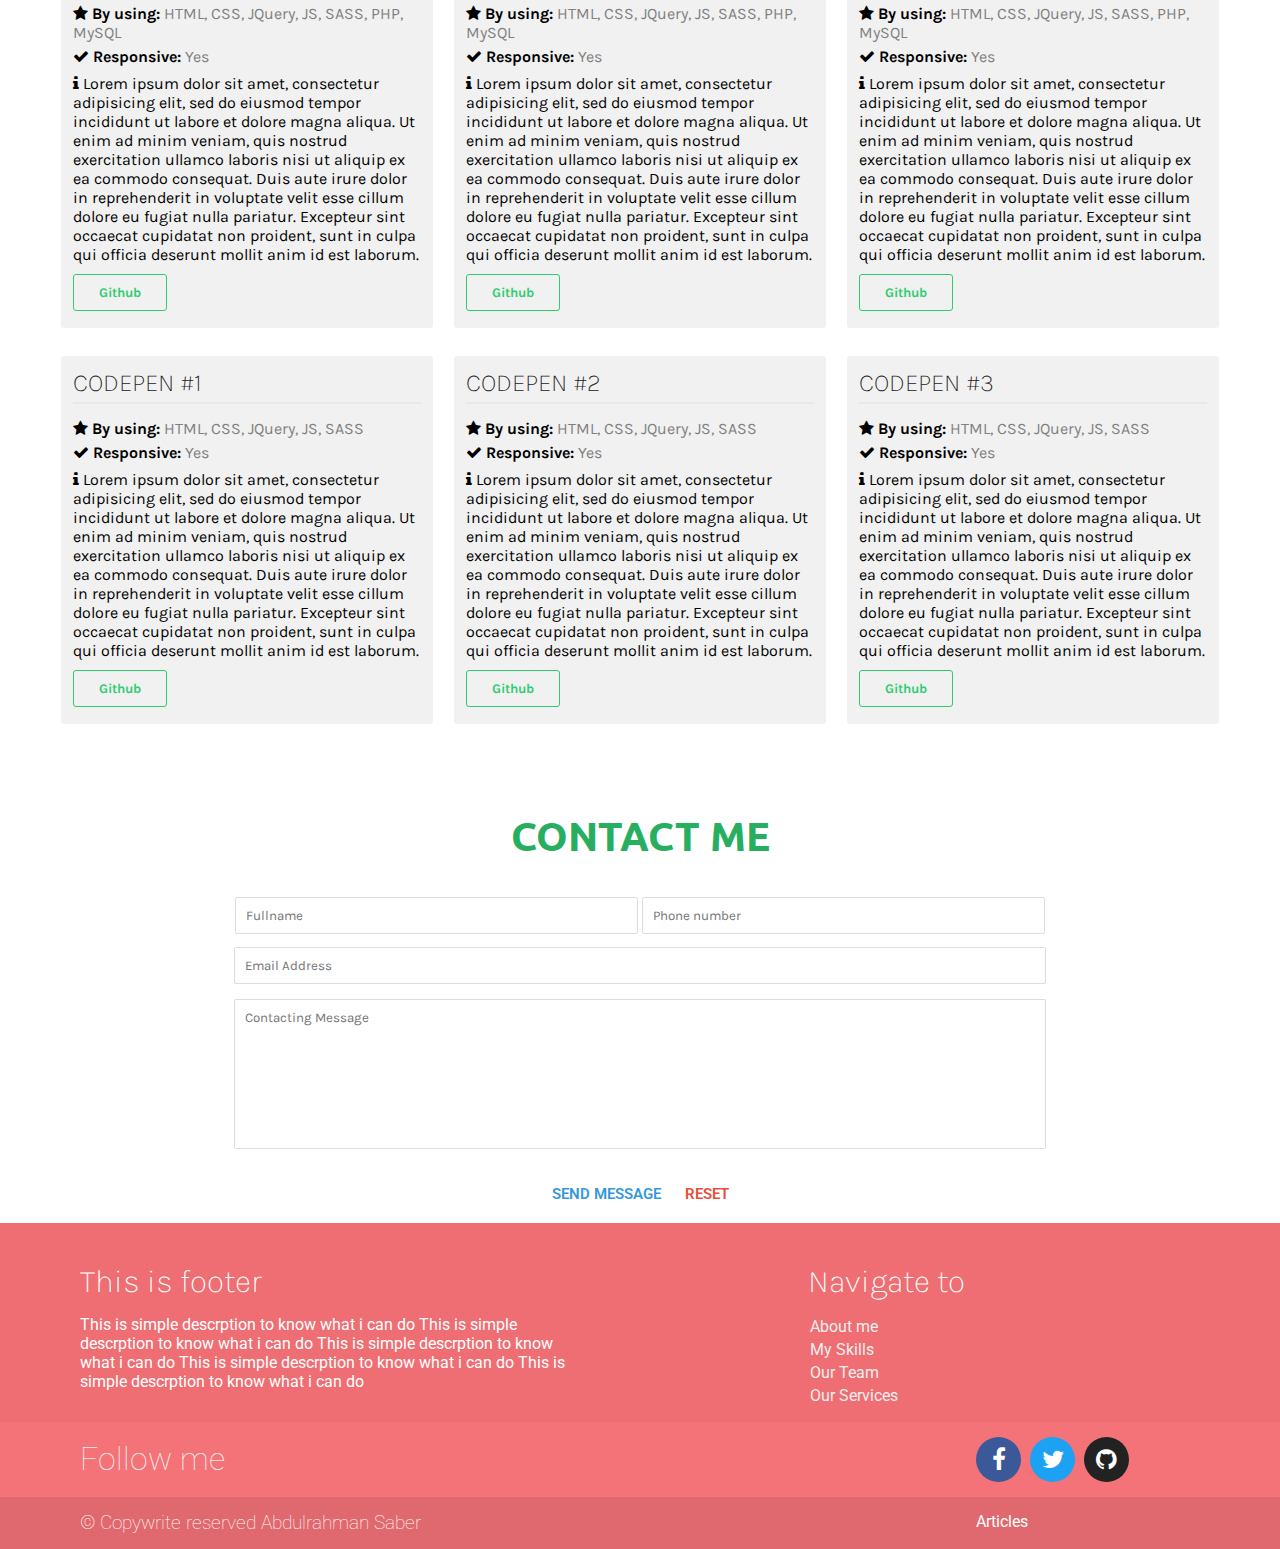
<file: 03-Done/index.html>
<!DOCTYPE html>
<html>
<head>
  <meta charset="utf-8">
  <meta name="viewport" content="width=device-width, initial-scale=1.0">
  <link rel="shortcut icon" href="logo-main-color.png">
  <title>Abdulrahman - Template #03</title>
  <link rel="stylesheet" href="css/font-awesome.min.css">
  <link rel="stylesheet" href="css/resets.css">
  <link rel="stylesheet" href="css/main.css">
  <link rel="stylesheet" href="css/responsive.css">
  <link href="https://fonts.googleapis.com/icon?family=Material+Icons" rel="stylesheet">
  <script src='js/jquery-3.1.1.min.js'></script>
  <script src='js/main.js'></script>
</head>
<body>

  <!-- Start Navigation Bar -->
    <nav class="navbar-main">
      <h1><img src='logo-main-color.png'>Abdulrahman</h1>
      <ul>
        <li><a href="#intro">Home</a></li>
        <li><a href="#about">About</a></li>
        <li><a href="#services">Services</a></li>
        <li><a href="#my-work">My Work</a></li>
        <li><a href="#contact">Contact</a></li>
        <li><a href="#footer">Social media</a></li>
        <li class='open-nav-responsive' style='display: none;'><a href="#"><i class='fa fa-bars'></i></a></li>
      </ul>
      <div class="responsive-links" style='display: none;'>
        <a href="#intro">Home</a>
        <a href="#about">About</a>
        <a href="#services">My work</a>
        <a href="#my-work">Contact</a>
        <a href="#contact">Social media</a>
      </div>
    </nav>
  <!-- End Navigation Bar -->

  <!-- Start #1 Section - ( Introducation ) -->
    <div class="intro" id="intro">
      <div class="overlay"></div>
      <div class="content">
        <h1>Abdulrahman's <span>Template</span></h1>
        <p>This is An HTML5 Template With Using SCSS, JQuery and My Own Framework! Framework is very sample file using css i use it for save time</p>
        <button class='btn btn-success'>Contact with me</button>
        <button class='btn btn-primary'>Some info About me</button>
      </div>
      <i class="fa fa-angle-double-down"></i>
    </div>
  <!-- End #1 Section - ( Introducation ) -->

  <!-- Start #2 Section - ( About me ) -->
    <section class="about" id="about">
      <h1>Some words about me !</h1>
      <div class="content">
        <div>
          <i class='material-icons'>person</i>
          <h2>Control themes</h2>
          <p>Creating your themes from perview with best layout, And Responsive with all Devices Choose what you need from services now and feel good!</p>
          <button>Choose a service!</button>
        </div>

        <div>
          <i class='material-icons'>add_shopping_cart</i>
          <h2>Control Payments</h2>
          <p>Control your payments with all ways and with simple steps using the <strong>API's</strong> of Payments ways like paypal, master card, etc...</p>
          <button>Get started now</button>
        </div>
      </div>
    </section>
  <!-- End #2 Section - ( About me ) -->

  <hr style='border: 1px solid #f1f1f1'>

  <!-- Start #3 Section - ( Services ) -->
    <section class="services" id="services">
      <h1>What i serve - My Services</h1>
      <div class="boxes">

        <!-- First Service -->
        <div>
          <img src="pictures/008-target.png">
          <h2>Manage users</h2>
          <p>
            You can now manage you users of your website with best control panel
            You can order the advanced control panel and the sample control panel
            with easy steps you can order your website now !
          </p>
        </div>

        <!-- Second Service -->
        <div>
          <img src="pictures/030-shield.png">
          <h2>Protected website</h2>
          <p>
            You can order a shield framework to make your website more protected and
            prevent the injections with best ways now you 'll have best website
            #1 Protected - #2 Full Control - #3 Free Technical Support
          </p>
        </div>

        <!-- Third Service -->
        <div>
          <img src="pictures/035-globe.png">
          <h2>Support Languages</h2>
          <p>
            You can find your website with more one language like Arabic, English
            France, Spanish, And More And The Translation is the best you 'll
            Have Ever seen, You 'll Find your website look very successfully
          </p>
        </div>

        <!-- Forth Service -->
        <div>
          <img src="pictures/051-cash.png">
          <h2>Cash Way</h2>
          <p>
            You 'll pay the cost of ordered project after testing website
            If you don't like the website we return back the website to us
            But we hope the website like you and you enjoy control !
          </p>
        </div>

        <!-- Fifth Service -->
        <div>
          <img src="pictures/059-briefcase.png">
          <h2>Best Design</h2>
          <p>
            You 'll work with best developers, designers from all over the world.
            Designers, Developers Have Best Certificate From Best Colleges.
            And They Have Alot Of Experience.
          </p>
        </div>

        <!-- Sixth Service -->
        <div>
          <img src="pictures/070-megaphone.png">
          <h2>Distribution Website</h2>
          <p>
            After finishing website and you paid the cost of project,
            We have to distribution your own website to earn some money.
            And you get back the cost of project again!
          </p>
        </div>

      </div>
    </section>
  <!-- End #3 Section - ( About ) -->

  <!-- Start #4 Section - ( My Work ) -->
    <section class="my-work" id="my-work">

      <h1>My Best Work</h1>

      <section class='moving'>
        <div class="controls">
          <button id='main-btn-all' type="button">All</button>
          <button data-filter='webdes' type="button">Web Design</button>
          <button data-filter='webdev' type="button">Web Development</button>
          <button data-filter='scripts' type="button">Scripts</button>
          <button data-filter='codepen' type="button">Codepen.io</button>
        </div>
      </section> <hr>

      <section class="works">

        <div class='def-work-div' data-get='webdes'>

          <div class='sub-work'>

            <div class='flexed'>
              <h3>Bootstrap Template</h3> <hr>
              <span><i class='fa fa-star'></i> By using: <span>HTML5, CSS3, JQuery, SASS</span></span>
              <span><i class='fa fa-check'></i> Responsive: <span>Yes</span>
              <p> <i class='fa fa-info'></i> Lorem ipsum dolor sit amet, consectetur adipisicing elit, sed do eiusmod tempor incididunt ut labore et dolore magna aliqua. Ut enim ad minim veniam, quis nostrud exercitation ullamco laboris nisi ut aliquip ex ea commodo consequat. Duis aute irure dolor in reprehenderit in voluptate velit esse cillum dolore eu fugiat nulla pariatur. Excepteur sint occaecat cupidatat non proident, sunt in culpa qui officia deserunt mollit anim id est laborum.</p>
              <button class='btn'>View Template</button>
            </div>

            <div class='flexed'>
              <h3>HTML5 Template #1</h3> <hr>
              <span><i class='fa fa-star'></i> By using: <span>HTML5, CSS3, JQuery, SASS</span></span>
              <span><i class='fa fa-check'></i> Responsive: <span>Yes</span>
              <p> <i class='fa fa-info'></i> Lorem ipsum dolor sit amet, consectetur adipisicing elit, sed do eiusmod tempor incididunt ut labore et dolore magna aliqua. Ut enim ad minim veniam, quis nostrud exercitation ullamco laboris nisi ut aliquip ex ea commodo consequat. Duis aute irure dolor in reprehenderit in voluptate velit esse cillum dolore eu fugiat nulla pariatur. Excepteur sint occaecat cupidatat non proident, sunt in culpa qui officia deserunt mollit anim id est laborum.</p>
              <button class='btn'>View Template</button>
            </div>

            <div class='flexed'>
              <h3>HTML Template</h3> <hr>
              <span><i class='fa fa-star'></i> By using: <span>HTML, CSS, JQuery, SASS</span></span>
              <span><i class='fa fa-check'></i> Responsive: <span>Yes</span>
              <p> <i class='fa fa-info'></i> Lorem ipsum dolor sit amet, consectetur adipisicing elit, sed do eiusmod tempor incididunt ut labore et dolore magna aliqua. Ut enim ad minim veniam, quis nostrud exercitation ullamco laboris nisi ut aliquip ex ea commodo consequat. Duis aute irure dolor in reprehenderit in voluptate velit esse cillum dolore eu fugiat nulla pariatur. Excepteur sint occaecat cupidatat non proident, sunt in culpa qui officia deserunt mollit anim id est laborum.</p>
              <button class='btn'>View Template</button>
            </div>

          </div>

        </div>

        <div class='def-work-div' data-get='webdev'>
          <div class='sub-work'>
            <div class='flexed'>
              <h3>Linux System</h3> <hr>
              <span><i class='fa fa-star'></i> By using: <span>HTML, CSS, JQuery, JS, SASS, PHP, MySQL</span></span>
              <span><i class='fa fa-check'></i> Responsive: <span>Yes</span>
              <p> <i class='fa fa-info'></i> Lorem ipsum dolor sit amet, consectetur adipisicing elit, sed do eiusmod tempor incididunt ut labore et dolore magna aliqua. Ut enim ad minim veniam, quis nostrud exercitation ullamco laboris nisi ut aliquip ex ea commodo consequat. Duis aute irure dolor in reprehenderit in voluptate velit esse cillum dolore eu fugiat nulla pariatur. Excepteur sint occaecat cupidatat non proident, sunt in culpa qui officia deserunt mollit anim id est laborum.</p>
              <button class='btn'>Github</button>
            </div>

            <div class='flexed'>
              <h3>Login & Registration</h3> <hr>
              <span><i class='fa fa-star'></i> By using: <span>HTML, CSS, JQuery, JS, SASS, PHP, MySQL</span></span>
              <span><i class='fa fa-check'></i> Responsive: <span>Yes</span>
              <p> <i class='fa fa-info'></i> Lorem ipsum dolor sit amet, consectetur adipisicing elit, sed do eiusmod tempor incididunt ut labore et dolore magna aliqua. Ut enim ad minim veniam, quis nostrud exercitation ullamco laboris nisi ut aliquip ex ea commodo consequat. Duis aute irure dolor in reprehenderit in voluptate velit esse cillum dolore eu fugiat nulla pariatur. Excepteur sint occaecat cupidatat non proident, sunt in culpa qui officia deserunt mollit anim id est laborum.</p>
              <button class='btn'>Github</button>
            </div>

            <div class='flexed'>
              <h3>Showing Courses</h3> <hr>
              <span><i class='fa fa-star'></i> By using: <span>HTML, CSS, JQuery, JS, SASS, PHP, MySQL</span></span>
              <span><i class='fa fa-check'></i> Responsive: <span>Yes</span>
              <p> <i class='fa fa-info'></i> Lorem ipsum dolor sit amet, consectetur adipisicing elit, sed do eiusmod tempor incididunt ut labore et dolore magna aliqua. Ut enim ad minim veniam, quis nostrud exercitation ullamco laboris nisi ut aliquip ex ea commodo consequat. Duis aute irure dolor in reprehenderit in voluptate velit esse cillum dolore eu fugiat nulla pariatur. Excepteur sint occaecat cupidatat non proident, sunt in culpa qui officia deserunt mollit anim id est laborum.</p>
              <button class='btn'>Github</button>
            </div>
          </div>
        </div>

        <div class='def-work-div' data-get='scripts'>
          <div class='sub-work'>
            <div class='flexed'>
              <h3>Script #1</h3> <hr>
              <span><i class='fa fa-star'></i> By using: <span>HTML, CSS, JQuery, JS, SASS, PHP, MySQL</span></span>
              <span><i class='fa fa-check'></i> Responsive: <span>Yes</span>
              <p> <i class='fa fa-info'></i> Lorem ipsum dolor sit amet, consectetur adipisicing elit, sed do eiusmod tempor incididunt ut labore et dolore magna aliqua. Ut enim ad minim veniam, quis nostrud exercitation ullamco laboris nisi ut aliquip ex ea commodo consequat. Duis aute irure dolor in reprehenderit in voluptate velit esse cillum dolore eu fugiat nulla pariatur. Excepteur sint occaecat cupidatat non proident, sunt in culpa qui officia deserunt mollit anim id est laborum.</p>
              <button class='btn'>Github</button>
            </div>

            <div class='flexed'>
              <h3>Script #2</h3> <hr>
              <span><i class='fa fa-star'></i> By using: <span>HTML, CSS, JQuery, JS, SASS, PHP, MySQL</span></span>
              <span><i class='fa fa-check'></i> Responsive: <span>Yes</span>
              <p> <i class='fa fa-info'></i> Lorem ipsum dolor sit amet, consectetur adipisicing elit, sed do eiusmod tempor incididunt ut labore et dolore magna aliqua. Ut enim ad minim veniam, quis nostrud exercitation ullamco laboris nisi ut aliquip ex ea commodo consequat. Duis aute irure dolor in reprehenderit in voluptate velit esse cillum dolore eu fugiat nulla pariatur. Excepteur sint occaecat cupidatat non proident, sunt in culpa qui officia deserunt mollit anim id est laborum.</p>
              <button class='btn'>Github</button>
            </div>

            <div class='flexed'>
              <h3>Script #3</h3> <hr>
              <span><i class='fa fa-star'></i> By using: <span>HTML, CSS, JQuery, JS, SASS, PHP, MySQL</span></span>
              <span><i class='fa fa-check'></i> Responsive: <span>Yes</span>
              <p> <i class='fa fa-info'></i> Lorem ipsum dolor sit amet, consectetur adipisicing elit, sed do eiusmod tempor incididunt ut labore et dolore magna aliqua. Ut enim ad minim veniam, quis nostrud exercitation ullamco laboris nisi ut aliquip ex ea commodo consequat. Duis aute irure dolor in reprehenderit in voluptate velit esse cillum dolore eu fugiat nulla pariatur. Excepteur sint occaecat cupidatat non proident, sunt in culpa qui officia deserunt mollit anim id est laborum.</p>
              <button class='btn'>Github</button>
            </div>
          </div>
        </div>

        <div class='def-work-div' data-get='codepen'>
          <div class='sub-work'>
            <div class='flexed'>
              <h3>Codepen #1</h3> <hr>
              <span><i class='fa fa-star'></i> By using: <span>HTML, CSS, JQuery, JS, SASS</span></span>
              <span><i class='fa fa-check'></i> Responsive: <span>Yes</span>
              <p> <i class='fa fa-info'></i> Lorem ipsum dolor sit amet, consectetur adipisicing elit, sed do eiusmod tempor incididunt ut labore et dolore magna aliqua. Ut enim ad minim veniam, quis nostrud exercitation ullamco laboris nisi ut aliquip ex ea commodo consequat. Duis aute irure dolor in reprehenderit in voluptate velit esse cillum dolore eu fugiat nulla pariatur. Excepteur sint occaecat cupidatat non proident, sunt in culpa qui officia deserunt mollit anim id est laborum.</p>
              <button class='btn'>Github</button>
            </div>

            <div class='flexed'>
              <h3>Codepen #2</h3> <hr>
              <span><i class='fa fa-star'></i> By using: <span>HTML, CSS, JQuery, JS, SASS</span></span>
              <span><i class='fa fa-check'></i> Responsive: <span>Yes</span>
              <p> <i class='fa fa-info'></i> Lorem ipsum dolor sit amet, consectetur adipisicing elit, sed do eiusmod tempor incididunt ut labore et dolore magna aliqua. Ut enim ad minim veniam, quis nostrud exercitation ullamco laboris nisi ut aliquip ex ea commodo consequat. Duis aute irure dolor in reprehenderit in voluptate velit esse cillum dolore eu fugiat nulla pariatur. Excepteur sint occaecat cupidatat non proident, sunt in culpa qui officia deserunt mollit anim id est laborum.</p>
              <button class='btn'>Github</button>
            </div>

            <div class='flexed'>
              <h3>Codepen #3</h3> <hr>
              <span><i class='fa fa-star'></i> By using: <span>HTML, CSS, JQuery, JS, SASS</span></span>
              <span><i class='fa fa-check'></i> Responsive: <span>Yes</span>
              <p> <i class='fa fa-info'></i> Lorem ipsum dolor sit amet, consectetur adipisicing elit, sed do eiusmod tempor incididunt ut labore et dolore magna aliqua. Ut enim ad minim veniam, quis nostrud exercitation ullamco laboris nisi ut aliquip ex ea commodo consequat. Duis aute irure dolor in reprehenderit in voluptate velit esse cillum dolore eu fugiat nulla pariatur. Excepteur sint occaecat cupidatat non proident, sunt in culpa qui officia deserunt mollit anim id est laborum.</p>
              <button class='btn'>Github</button>
            </div>
          </div>
        </div>

      </section>

    </section>
  <!-- Start #4 Section - ( My Work ) -->

  <!-- Start #6 Section - ( Contact ) -->
    <div class="contact" id="contact">
      <h1>Contact me</h1>
      <form onsubmit='return false' method="post">
        <input type='text' placeholder="Fullname">
        <input type='text' placeholder="Phone number">
        <input type='email' placeholder="Email Address">
        <textarea placeholder="Contacting Message"></textarea>
        <button class='material-button blue'>Send message</button>
        <input class='material-button red' type='reset'>
      </form>
    </div>
  <!-- End #6 Section - ( Contact ) -->

  <!-- Start Footer -->
    <footer id="footer">
      <div class='sections'>
        <div class='left' style='width: 65%'>
          <h1>This is footer</h1>
          <p class='simple'>This is simple descrption to know what i can do This is simple descrption to know what i can do This is simple descrption to know what i can do This is simple descrption to know what i can do This is simple descrption to know what i can do</p>
        </div>
        <div class='right' style='width: 35%'>
          <h1>Navigate to</h1>
          <a href='#'>About me</a>
          <a href='#'>My Skills</a>
          <a href='#'>Our Team</a>
          <a href='#'>Our Services</a>
        </div>
      </div>

      <section class="follow-me">
        <div class="heading" style='width: 80%;'>
          <h1>Follow me</h1>
        </div>
        <div class="social-media" style='width: 20%;'>
          <a title='Facebook' href='https://www.facebook.com/asaber.25/'><i class='fa fa-facebook'></i></a>
          <a title='Twitter' href='https://twitter.com/asaber2525'><i class='fa fa-twitter'></i></a>
          <a title='Github' href='https://github.com/asaber3030'><i class='fa fa-github'></i></a>
        </div>
      </section>

      <div class='bottom'>
        <h3>© Copywrite reserved Abdulrahman Saber</h3>
        <a href="#">Articles</a>
      </div>
    </footer>
  <!-- Start End -->

</body>
</html>
</file>
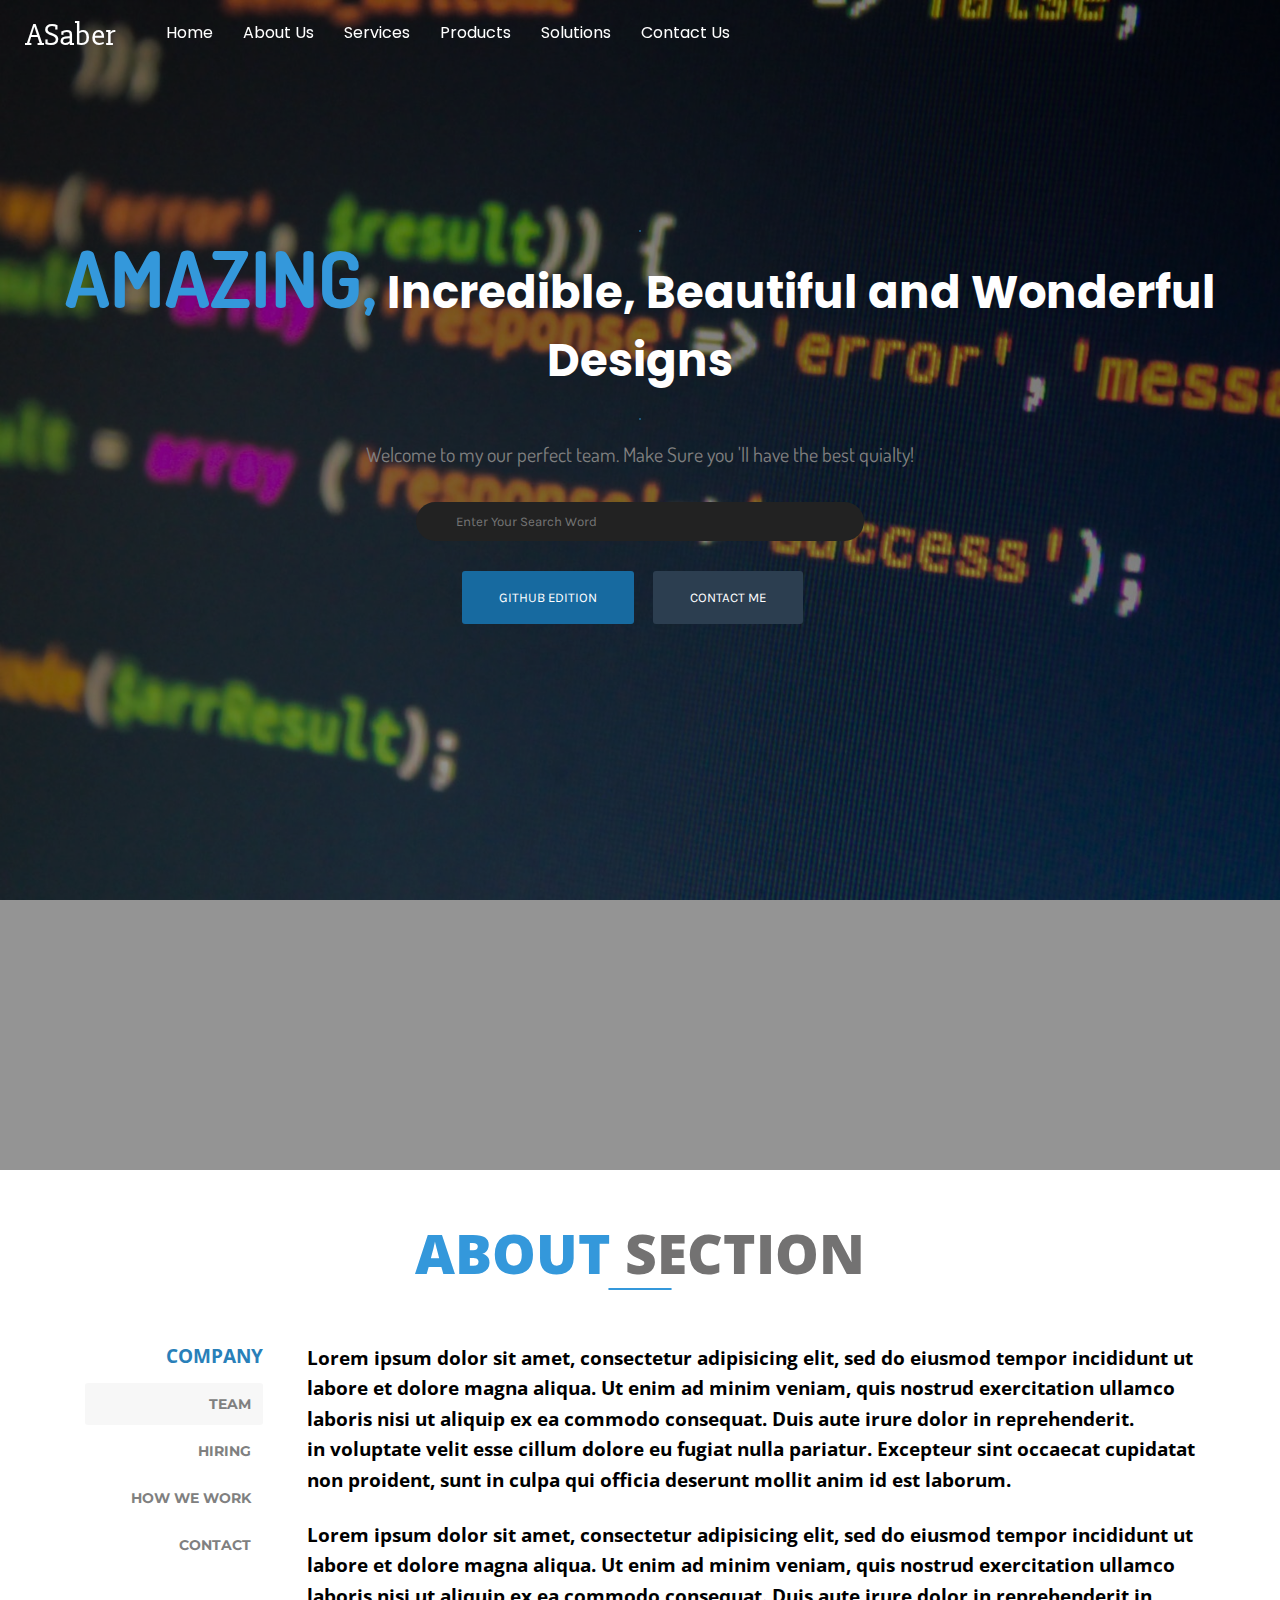
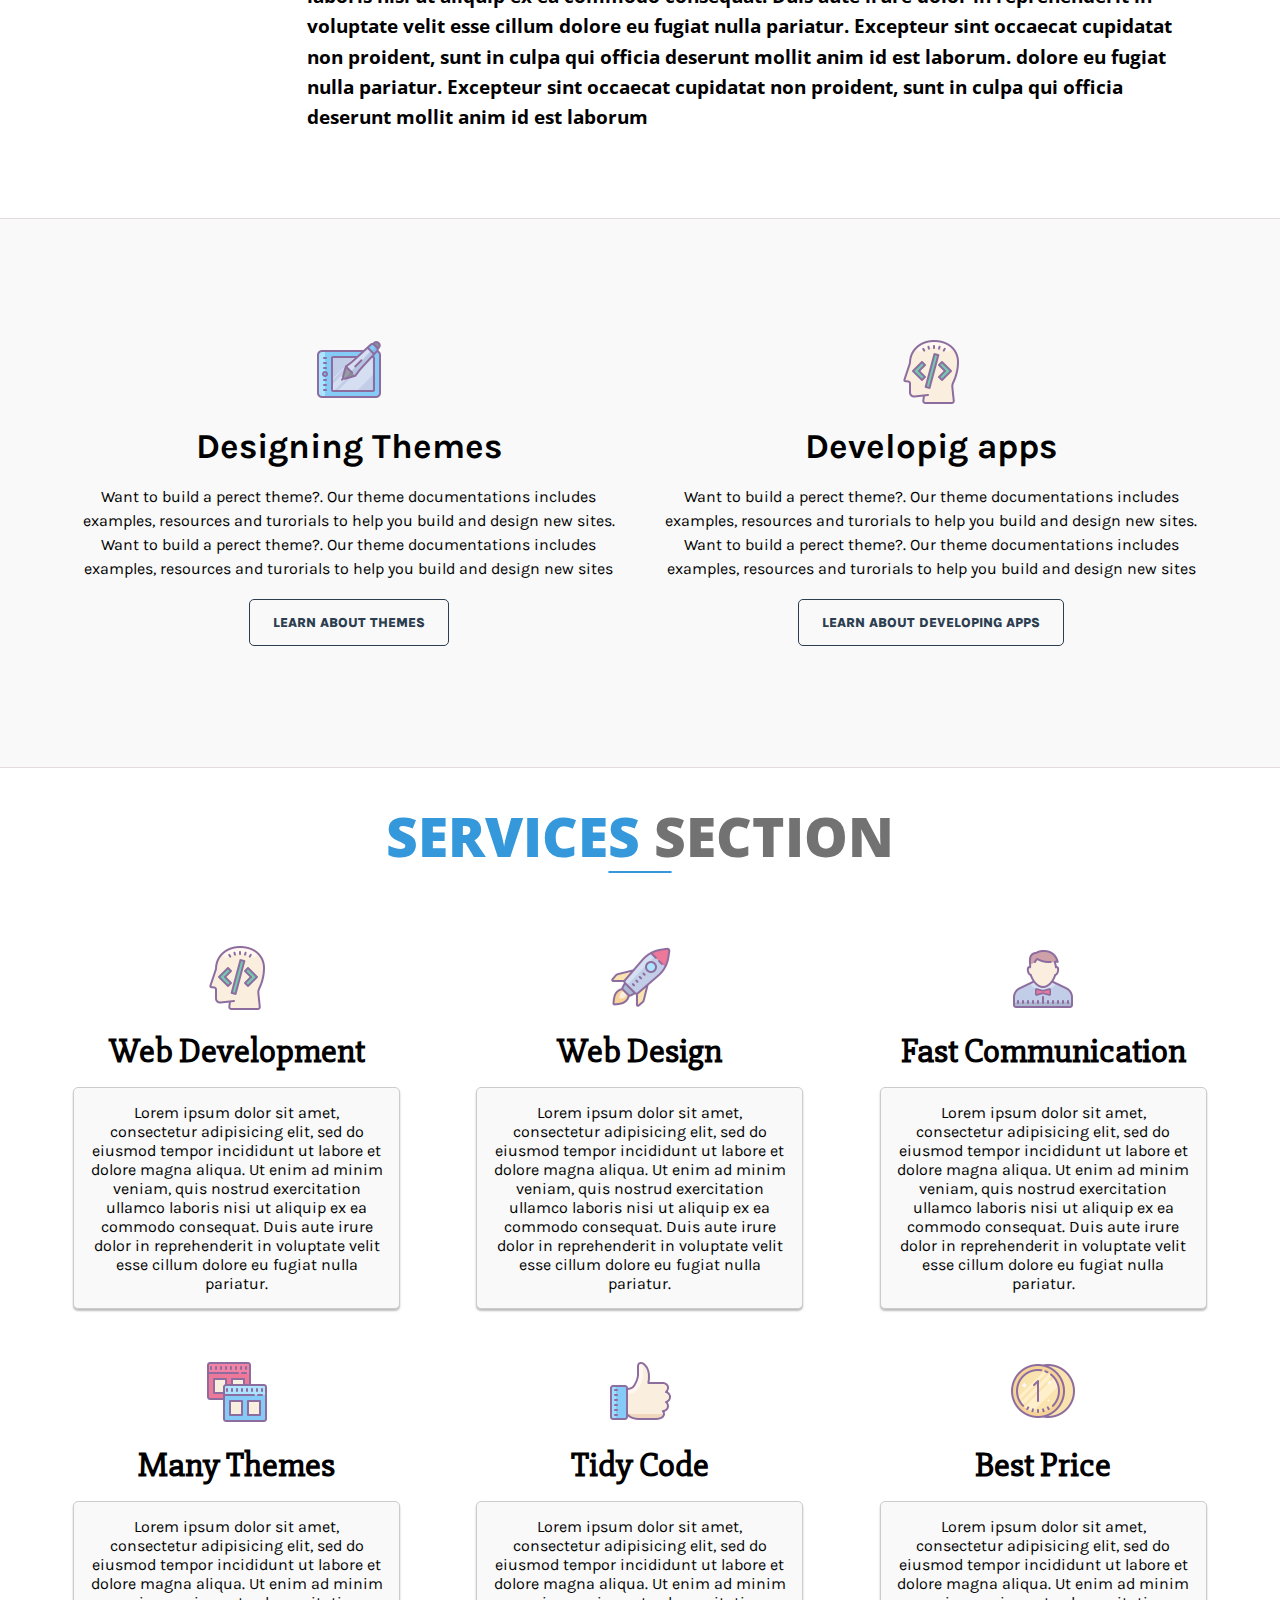
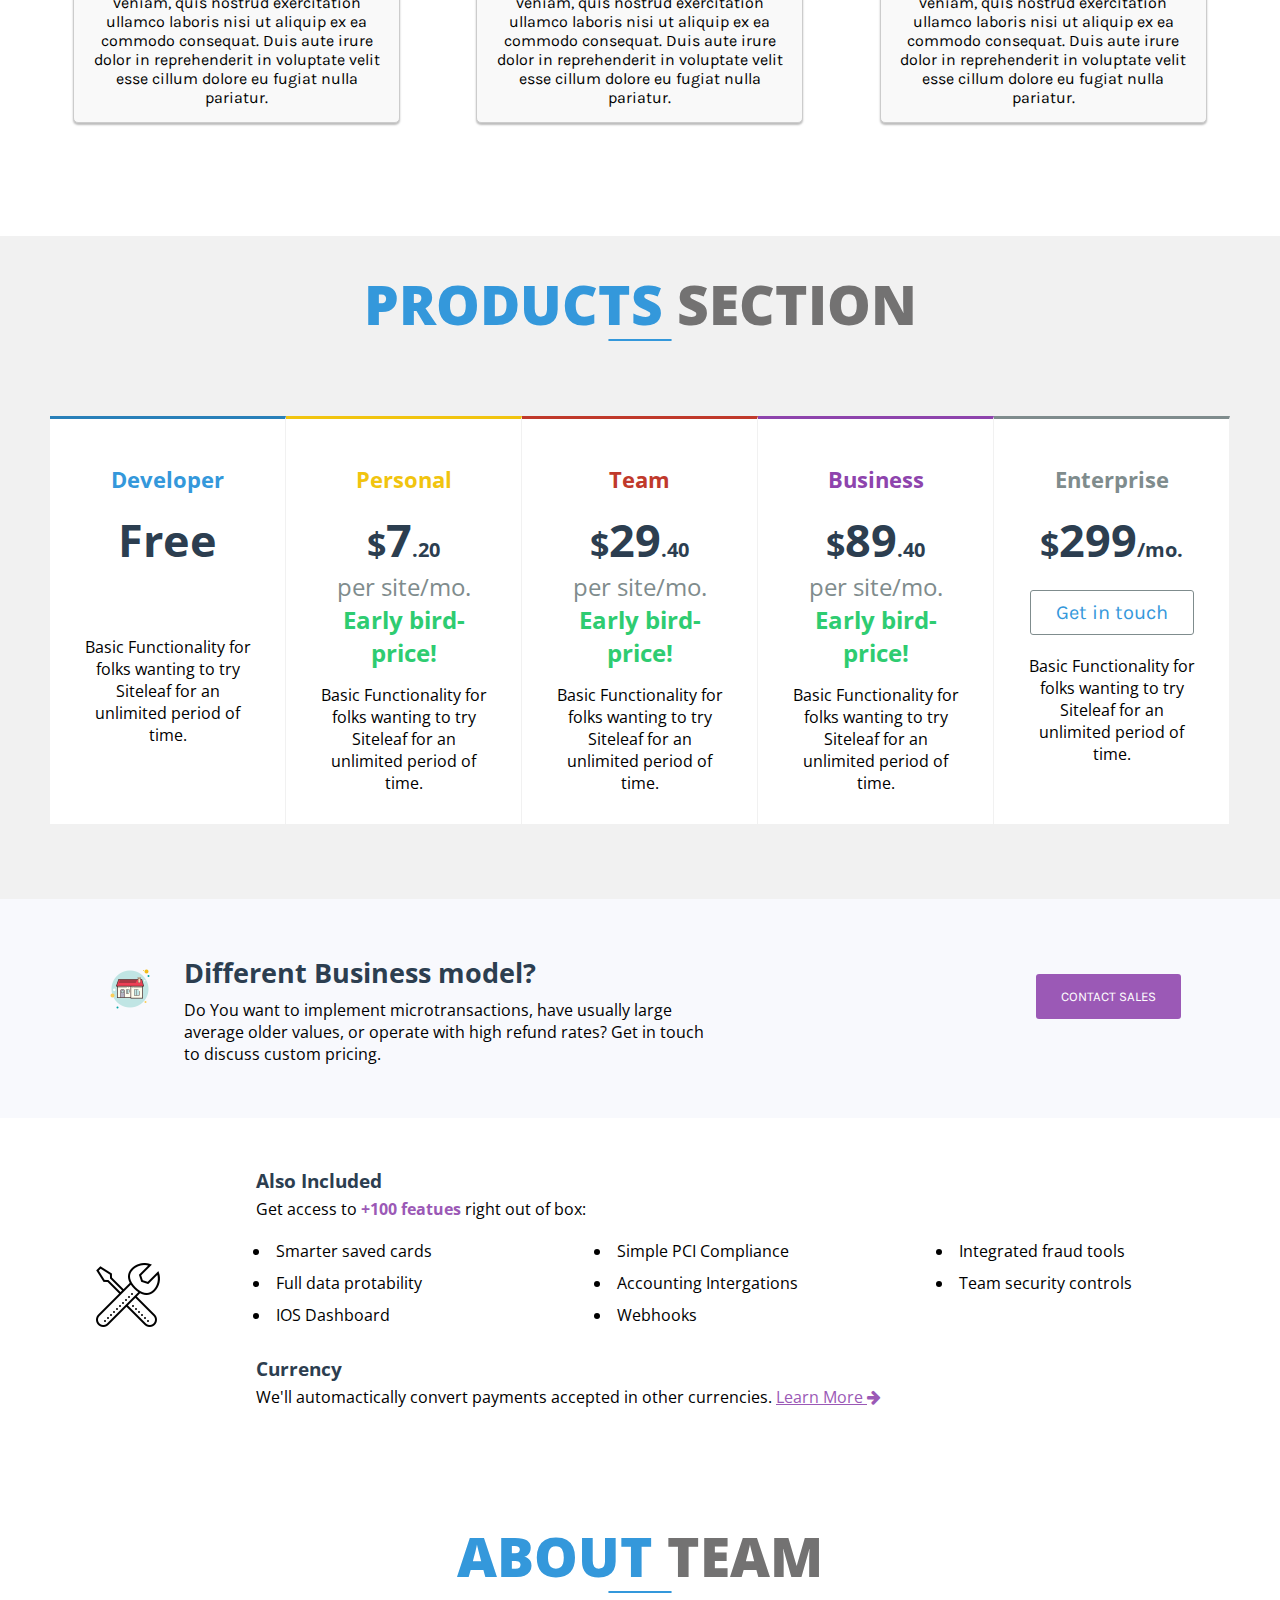
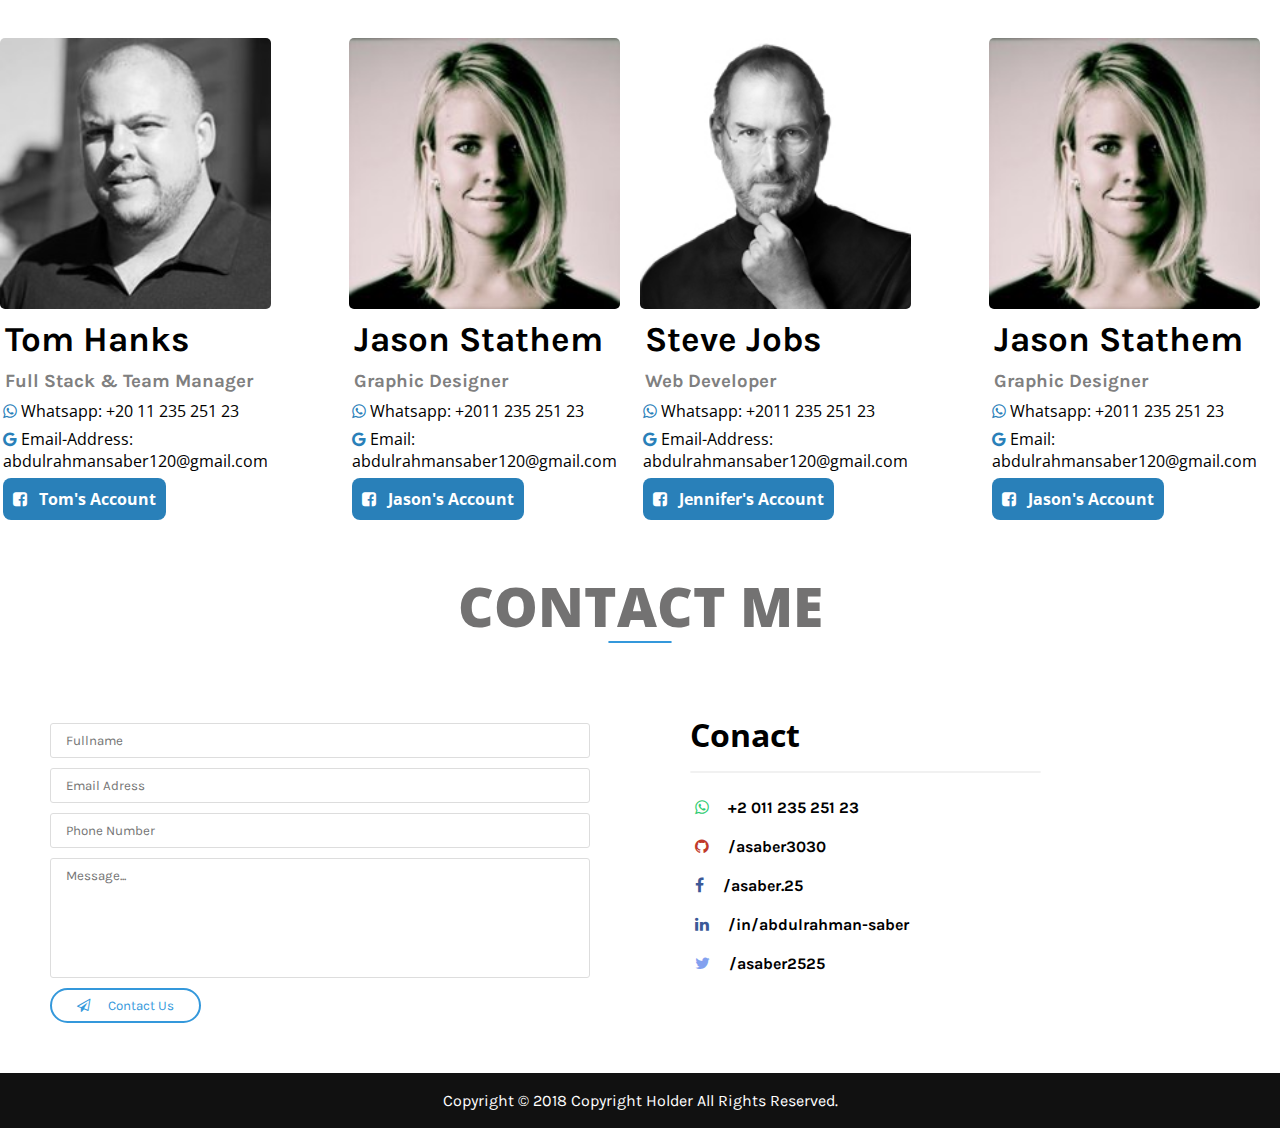
<file: 04-Done/index.html>
<!DOCTYPE html>
<html>
<head>
  <meta charset="utf-8">
  <title>Abdulrahman Saber - #04 Template</title>
  <link rel="shortcut icon" href="favicon.ico">
  <link rel="stylesheet" href="css/font-awesome.min.css">
  <link rel="stylesheet" href="css/main.css">
  <link rel="stylesheet" href="css/impo.css">
  <link rel="stylesheet" href="css/responsive.css">
  <link href="https://fonts.googleapis.com/css?family=Montserrat|Open+Sans|Poppins:200|Poppins:500|Slabo+27px|Karla|Dosis:200" rel="stylesheet">
</head>
<body>

  <!-- Navigation Bar -->
  <nav id='navbar'>
    <h1>ASaber</h1>
    <ul>
      <li class='effect from-left' data-scroll='home'><span></span>Home</li>
      <li class='effect from-right' data-scroll='about-us'><span></span>About Us</li>
      <li class='effect from-left' data-scroll='services'><span></span>Services</li>
      <li class='effect from-right' data-scroll='products'><span></span>Products</li>
      <li class='effect from-left' data-scroll='team'><span></span>Solutions</li>
      <li class='effect from-right' data-scroll='contact-us'><span></span>Contact Us</li>
    </ul>
  </nav>

  <!-- Navigation Bar Of Mobiles And Small Devices -->
  <nav id='navbar-mob'>
    <h1>ASaber</h1>
    <div class='links'>
      <i class='fa fa-bars'></i>
      <ul>
        <li data-scroll='home'><span></span>Home</li>
        <li data-scroll='about-us'><span></span>About Us</li>
        <li data-scroll='services'><span></span>Services</li>
        <li data-scroll='products'><span></span>Products</li>
        <li data-scroll='team'><span></span>Solutions</li>
        <li data-scroll='contact-us'><span></span>Contact Us</li>
      </ul>
    </div>
  </nav>

  <!-- Template Sections -->

  <!-- Home Section -->
  <section id='home' class='block-section' style='margin-top: 0;'>
    <div>
      <hr class='def-hr'><h1><span>Amazing,</span> Incredible, Beautiful and Wonderful Designs</h1><hr>
      <p>Welcome to my our perfect team. Make Sure you 'll have the best quialty!</p>
      <div>
        <input type='text' placeholder='Enter Your Search Word'>
      </div>
      <button>Github Edition</button>
      <button>Contact me</button>
    </div>
  </section>

  <!-- About Section -->
  <article id='about-us' class='block-section'>
    <h1 class='section-heading'><span>About</span> Section</h1><hr class='hide-small' style='margin-bottom: 53px !important;'>
    <section class='first'>

      <div class='left-section'>
        <ul>
          <h3>Company</h3>
          <li class='active' data-click-list='team'>Team</li>
          <li data-click-list='hire'>Hiring</li>
          <li data-click-list='hww'>How we Work</li>
          <li data-click-list='contact'>Contact</li>
        </ul>
      </div>

      <div class='right-section'>
        <div data-list='team'>
          <p>Lorem ipsum dolor sit amet, consectetur adipisicing elit, sed do eiusmod tempor incididunt ut labore et dolore magna aliqua. Ut enim ad minim veniam, quis nostrud exercitation ullamco laboris nisi ut aliquip ex ea commodo consequat. Duis aute irure dolor in reprehenderit. <br>in voluptate velit esse cillum dolore eu fugiat nulla pariatur. Excepteur sint occaecat cupidatat non proident, sunt in culpa qui officia deserunt mollit anim id est laborum.</p>
          <p>Lorem ipsum dolor sit amet, consectetur adipisicing elit, sed do eiusmod tempor incididunt ut labore et dolore magna aliqua. Ut enim ad minim veniam, quis nostrud exercitation ullamco laboris nisi ut aliquip ex ea commodo consequat. Duis aute irure dolor in reprehenderit in voluptate velit esse cillum dolore eu fugiat nulla pariatur. Excepteur sint occaecat cupidatat non proident, sunt in culpa qui officia deserunt mollit anim id est laborum. dolore eu fugiat nulla pariatur. Excepteur sint occaecat cupidatat non proident, sunt in culpa qui officia deserunt mollit anim id est laborum</p>
        </div>

        <div data-list='hire'>
          <p>We are looking for passionate, hardworking people who are willing to go the extra mile for a customer or fellow team member. If your great attitude, smile and positive energy are your most valuable assets please apply, we will teach you the rest. </p>
          <p>If you are looking for cashier, counter server, barista, guest service, fountain service, ice cream sundaes, shakes, malts, or coffee drinks please apply for this position. Requirements/Responsibilities Each Team Member is responsible for helping with all operational aspects of the CREAM store that includes but is not limited to: customer service, opening and closing procedures, and contributing to a positive work environment. </p>
        </div>

        <div data-list='hww'>
          <p>Lorem ipsum dolor sit amet, consectetur adipisicing elit, sed do eiusmod tempor incididunt ut labore et dolore magna aliqua. Ut enim ad minim veniam, quis nostrud exercitation ullamco laboris nisi ut aliquip ex ea commodo consequat. Duis aute irure dolor in reprehenderit. <br>in voluptate velit esse cillum dolore eu fugiat nulla pariatur. Excepteur sint occaecat cupidatat non proident, sunt in culpa qui officia deserunt mollit anim id est laborum.</p>
          <p>Lorem ipsum dolor sit amet, consectetur adipisicing elit, sed do eiusmod tempor incididunt ut labore et dolore magna aliqua. Ut enim ad minim veniam, quis nostrud exercitation ullamco laboris nisi ut aliquip ex ea commodo consequat. Duis aute irure dolor in reprehenderit in voluptate velit esse cillum dolore eu fugiat nulla pariatur. Excepteur sint occaecat cupidatat non proident, sunt in culpa qui officia deserunt mollit anim id est laborum. dolore eu fugiat nulla pariatur. Excepteur sint occaecat cupidatat non proident, sunt in culpa qui officia deserunt mollit anim id est laborum</p>
        </div>

        <div data-list='contact'>
          <p>Communication Section, we have a lot of ways to contact with us and with our team's members. Easy ways to contact with us. You Can user social media websites Like Facebook, Twitter, Instgaram and WhatsApp Application. We provide you the best ways to contact with us</p>
          <h4>Social Media Sites</h4>
          <i class='fa fa-facebook'></i>
          <i class='fa fa-twitter'></i>
          <i class='fa fa-codepen'></i>
          <i class='fa fa-linkedin'></i>
          <span><i class='fa fa-whatsapp' no='def'></i> <strong>WhatsApp:</strong> +20 11 235 251 23</span>
          <span><i class='fa fa-google' no='def'></i> <strong>Email Address:</strong> abdulrahmansaber120@gmail.com</span>
        </div>
      </div>

    </section>

    <section class='last'>

      <div>
        <img src='imgs/about-1.png'>
        <h1>Designing Themes</h1>
        <p>Want to build a perect theme?. Our theme documentations includes examples, resources and turorials to help you build and design new sites. Want to build a perect theme?. Our theme documentations includes examples, resources and turorials to help you build and design new sites</p>
        <button class='btn'>Learn About Themes</button>
      </div>

      <div>
        <img src='imgs/about-2.png'>
        <h1>Developig apps</h1>
        <p>Want to build a perect theme?. Our theme documentations includes examples, resources and turorials to help you build and design new sites. Want to build a perect theme?. Our theme documentations includes examples, resources and turorials to help you build and design new sites</p>
        <button class='btn'>Learn about Developing Apps</button>
      </div>

    </section>

  </article>

  <!-- Services Section -->
  <article id='services' class='block-section'>
    <h1 class='section-heading'><span>Services</span> Section</h1><hr class='hide-small'>
    <section>
      <div>
        <img src='imgs/services/1.png'>
        <h1>Web Development</h1>
        <div>
          <p>Lorem ipsum dolor sit amet, consectetur adipisicing elit, sed do eiusmod tempor incididunt ut labore et dolore magna aliqua. Ut enim ad minim veniam, quis nostrud exercitation ullamco laboris nisi ut aliquip ex ea commodo consequat. Duis aute irure dolor in reprehenderit in voluptate velit esse cillum dolore eu fugiat nulla pariatur.</p>
        </div>
      </div>

      <div>
        <img src='imgs/services/2.png'>
        <h1>Web Design</h1>
        <div>
          <p>Lorem ipsum dolor sit amet, consectetur adipisicing elit, sed do eiusmod tempor incididunt ut labore et dolore magna aliqua. Ut enim ad minim veniam, quis nostrud exercitation ullamco laboris nisi ut aliquip ex ea commodo consequat. Duis aute irure dolor in reprehenderit in voluptate velit esse cillum dolore eu fugiat nulla pariatur.</p>
        </div>
      </div>

      <div>
        <img src='imgs/services/3.png'>
        <h1>Fast Communication</h1>
        <div>
          <p>Lorem ipsum dolor sit amet, consectetur adipisicing elit, sed do eiusmod tempor incididunt ut labore et dolore magna aliqua. Ut enim ad minim veniam, quis nostrud exercitation ullamco laboris nisi ut aliquip ex ea commodo consequat. Duis aute irure dolor in reprehenderit in voluptate velit esse cillum dolore eu fugiat nulla pariatur.</p>
        </div>
      </div>

      <div>
        <img src='imgs/services/4.png' style='border-bottom: 0 !important;'>
        <h1>Many Themes</h1>
        <div>
          <p>Lorem ipsum dolor sit amet, consectetur adipisicing elit, sed do eiusmod tempor incididunt ut labore et dolore magna aliqua. Ut enim ad minim veniam, quis nostrud exercitation ullamco laboris nisi ut aliquip ex ea commodo consequat. Duis aute irure dolor in reprehenderit in voluptate velit esse cillum dolore eu fugiat nulla pariatur.</p>
        </div>
      </div>

      <div>
        <img src='imgs/services/5.png' style='border-bottom: 0 !important;'>
        <h1>Tidy Code</h1>
        <div>
          <p>Lorem ipsum dolor sit amet, consectetur adipisicing elit, sed do eiusmod tempor incididunt ut labore et dolore magna aliqua. Ut enim ad minim veniam, quis nostrud exercitation ullamco laboris nisi ut aliquip ex ea commodo consequat. Duis aute irure dolor in reprehenderit in voluptate velit esse cillum dolore eu fugiat nulla pariatur.</p>
        </div>
      </div>

      <div>
        <img src='imgs/services/6.png' style='border-bottom: 0 !important;'>
        <h1>Best Price</h1>
        <div>
          <p>Lorem ipsum dolor sit amet, consectetur adipisicing elit, sed do eiusmod tempor incididunt ut labore et dolore magna aliqua. Ut enim ad minim veniam, quis nostrud exercitation ullamco laboris nisi ut aliquip ex ea commodo consequat. Duis aute irure dolor in reprehenderit in voluptate velit esse cillum dolore eu fugiat nulla pariatur.</p>
        </div>
      </div>
    </section>
  </article>

  <!-- Products Section -->
  <article id='products' class='block-section'>
    <h1 class='section-heading'><span>Products</span> Section</h1><hr>
    <section class='pricing'>
      <div>
        <h3 style='color: #3498db'>Developer</h3>
        <h1>Free</h1><br><br><br>
        <p>Basic Functionality for folks wanting to try Siteleaf for an unlimited period of time.</p>
      </div>
      <div style='border-top-color: #f1c40f'>
        <h3 style='color: #f1c40f'>Personal</h3>
        <h1><span class='dollar'>$</span>7<span class='price'>.20</span></h1>
        <span class='info-1'>per site/mo.</span>
        <span class='info-2'>Early bird-price!</span>
        <p>Basic Functionality for folks wanting to try Siteleaf for an unlimited period of time.</p>
      </div>
      <div style='border-top-color: #c0392b'>
        <h3 style='color: #c0392b'>Team</h3>
        <h1><span class='dollar'>$</span>29<span class='price'>.40</span></h1>
        <span class='info-1'>per site/mo.</span>
        <span class='info-2'>Early bird-price!</span>
        <p>Basic Functionality for folks wanting to try Siteleaf for an unlimited period of time.</p>
      </div>
      <div style='border-top-color: #8e44ad'>
        <h3 style='color: #8e44ad'>Business</h3>
        <h1><span class='dollar'>$</span>89<span class='price'>.40</span></h1>
        <span class='info-1'>per site/mo.</span>
        <span class='info-2'>Early bird-price!</span>
        <p>Basic Functionality for folks wanting to try Siteleaf for an unlimited period of time.</p>
      </div>
      <div style='border-top-color: #7f8c8d'>
        <h3 style='color: #7f8c8d'>Enterprise</h3>
        <h1><span class='dollar'>$</span>299<span class='price'>/mo.</span></h1>
        <button class='btn'>Get in touch</button>
        <p>Basic Functionality for folks wanting to try Siteleaf for an unlimited period of time.</p>
      </div>
    </section>
    <section class='pricing-info'>
      <div class='hide-small'>
        <img src='imgs/building.png'>
      </div>
      <div>
        <div>
          <h1>Different Business model?</h1>
          <p>Do You want to implement microtransactions, have usually large average older values, or operate with high refund rates? Get in touch to discuss custom pricing.</p>
        </div>
      </div>
      <div style='width: 20%;'>
        <button class='btn btn-pink btn-upper hide-small'>Contact Sales</button>
      </div>
    </section>
    <!-- More Info -->
    <section class='more-info'>
      <div class="img">
        <img src='imgs/tool.png'>
      </div>

      <div>
        <h3>Also Included</h3>
        <span>Get access to <span>+100 featues</span> right out of box:</span>
        <div class="lists">
          <ul>
            <li>Smarter saved cards</li>
            <li>Full data protability</li>
            <li>IOS Dashboard</li>
          </ul>
          <ul>
            <li>Simple PCI Compliance</li>
            <li>Accounting Intergations</li>
            <li>Webhooks</li>
          </ul>
          <ul>
            <li>Integrated fraud tools</li>
            <li>Team security controls</li>
          </ul>
        </div>

        <h3>Currency</h3>
        <span>We'll automactically convert payments accepted in other currencies. <a href='#'>Learn More <i class='fa fa-arrow-right'></i> </a></span>
      </div>

    </section>
  </article>

  <!-- Team Section -->
  <article id='team' class='block-section'>
    <h1 class='section-heading'><span>About</span> Team</h1><hr>
    <section>
      <div>
        <img src='imgs/chris.jpg'>
        <h1>Tom Hanks</h1>
        <h3>Full Stack & Team Manager</h3>
        <span><i class='fa fa-whatsapp'></i> Whatsapp: +20 11 235 251 23</span>
        <span><i class='fa fa-google'></i> Email-Address: abdulrahmansaber120@gmail.com</span>
        <span><a href="#" style='text-decoration: none; color: #3b5998; font-weight: bold;'> <i style='color: #3b5998;' class='fa fa-facebook-square'></i> Tom's Account</a></span>
      </div>

      <div>
        <img src='imgs/leah.jpg'>
        <h1>Jason Stathem</h1>
        <h3>Graphic Designer</h3>
        <span><i class='fa fa-whatsapp'></i> Whatsapp: +2011 235 251 23</span>
        <span><i class='fa fa-google'></i> Email: abdulrahmansaber120@gmail.com</span>
        <span><a href="#" style='text-decoration: none; color: #3b5998; font-weight: bold;'> <i style='color: #3b5998;' class='fa fa-facebook-square'></i> Jason's Account</a></span>
      </div>

      <div>
        <img src='imgs/steve.jpg'>
        <h1>Steve Jobs</h1>
        <h3>Web Developer</h3>
        <span><i class='fa fa-whatsapp'></i> Whatsapp: +2011 235 251 23</span>
        <span><i class='fa fa-google'></i> Email-Address: abdulrahmansaber120@gmail.com</span>
        <span><a href="#" style='text-decoration: none; color: #3b5998; font-weight: bold;'> <i style='color: #3b5998;' class='fa fa-facebook-square'></i> Jennifer's Account</a></span>
      </div>

      <div>
        <img src='imgs/leah.jpg'>
        <h1>Jason Stathem</h1>
        <h3>Graphic Designer</h3>
        <span><i class='fa fa-whatsapp'></i> Whatsapp: +2011 235 251 23</span>
        <span><i class='fa fa-google'></i> Email: abdulrahmansaber120@gmail.com</span>
        <span><a href="#" style='text-decoration: none; color: #3b5998; font-weight: bold;'> <i style='color: #3b5998;' class='fa fa-facebook-square'></i> Jason's Account</a></span>
      </div>
    </section>
  </article>

  <!-- Contact Us Section -->
  <article id='contact-us' class='block-section'>
    <h1 class='section-heading'>Contact Me</h1><hr class='hide-small'>
    <section>
      <div class='form'>
        <input type='text' placeholder="Fullname">
        <input type='email' placeholder="Email Adress">
        <input type='text' placeholder="Phone Number">
        <textarea placeholder='Message...'></textarea>
        <button> <i class='fa fa-paper-plane-o'></i> Contact Us</button>
      </div>
      <div class='info'>
        <h1>Conact</h1><hr>
        <span><i style='color: #2ecc71' class='fa fa-whatsapp'></i> +2 011 235 251 23</span>
        <span><i style='color: #c0392b' class='fa fa-github'></i> /asaber3030</span>
        <span><i style='color: #3b5998' class='fa fa-facebook'></i> /asaber.25</span>
        <span><i style='color: #3b5998' class='fa fa-linkedin'></i> /in/abdulrahman-saber</span>
        <span><i style='color: #82a1ef' class='fa fa-twitter'></i> /asaber2525</span>
      </div>
    </section>
    <div style='clear: both'></div>
  </article>

  <!-- Footer Section -->
  <footer>

    Copyright &copy; 2018 Copyright Holder All Rights Reserved.

  </footer>


  <a href="#" class="scrollToTop"><i class='fa fa-chevron-up'></i></a>

  <script src="js/jquery.min.js"></script>
  <script src="js/main.js"></script>
</body>
</html>
</file>
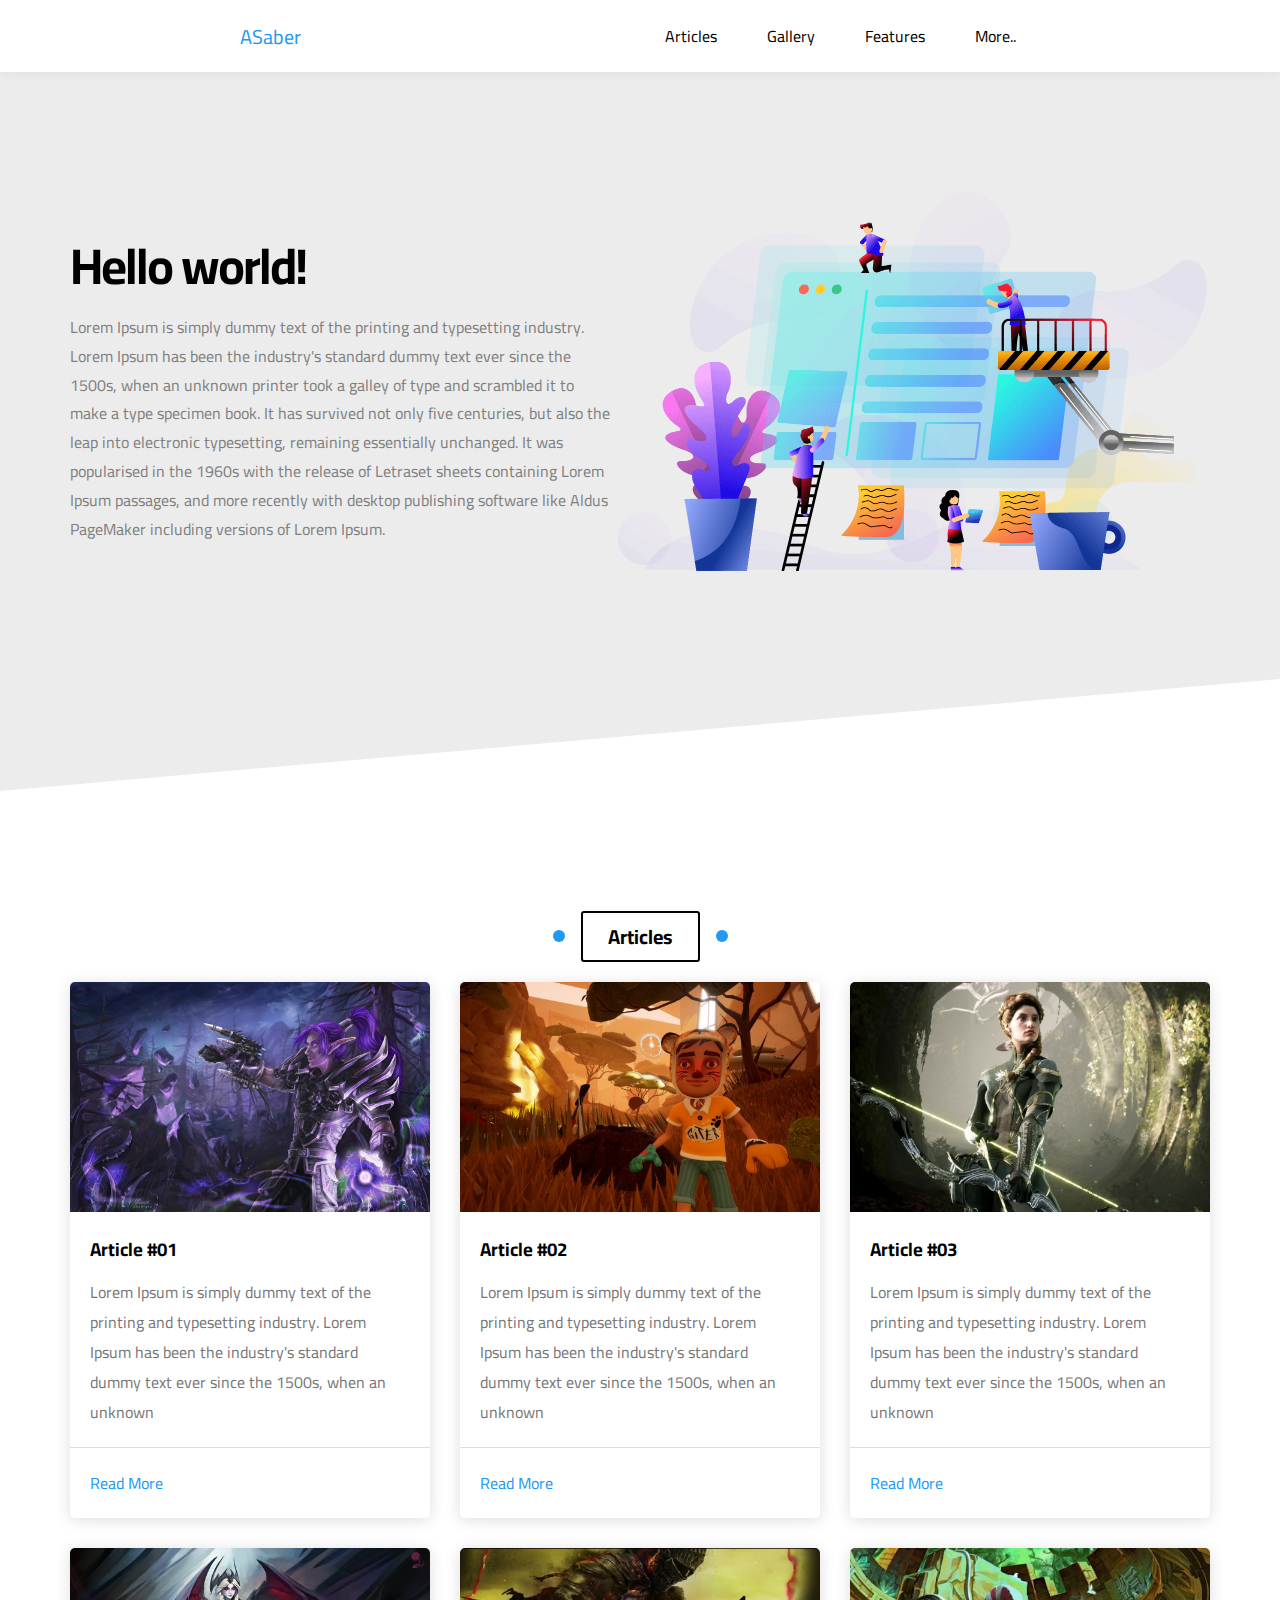
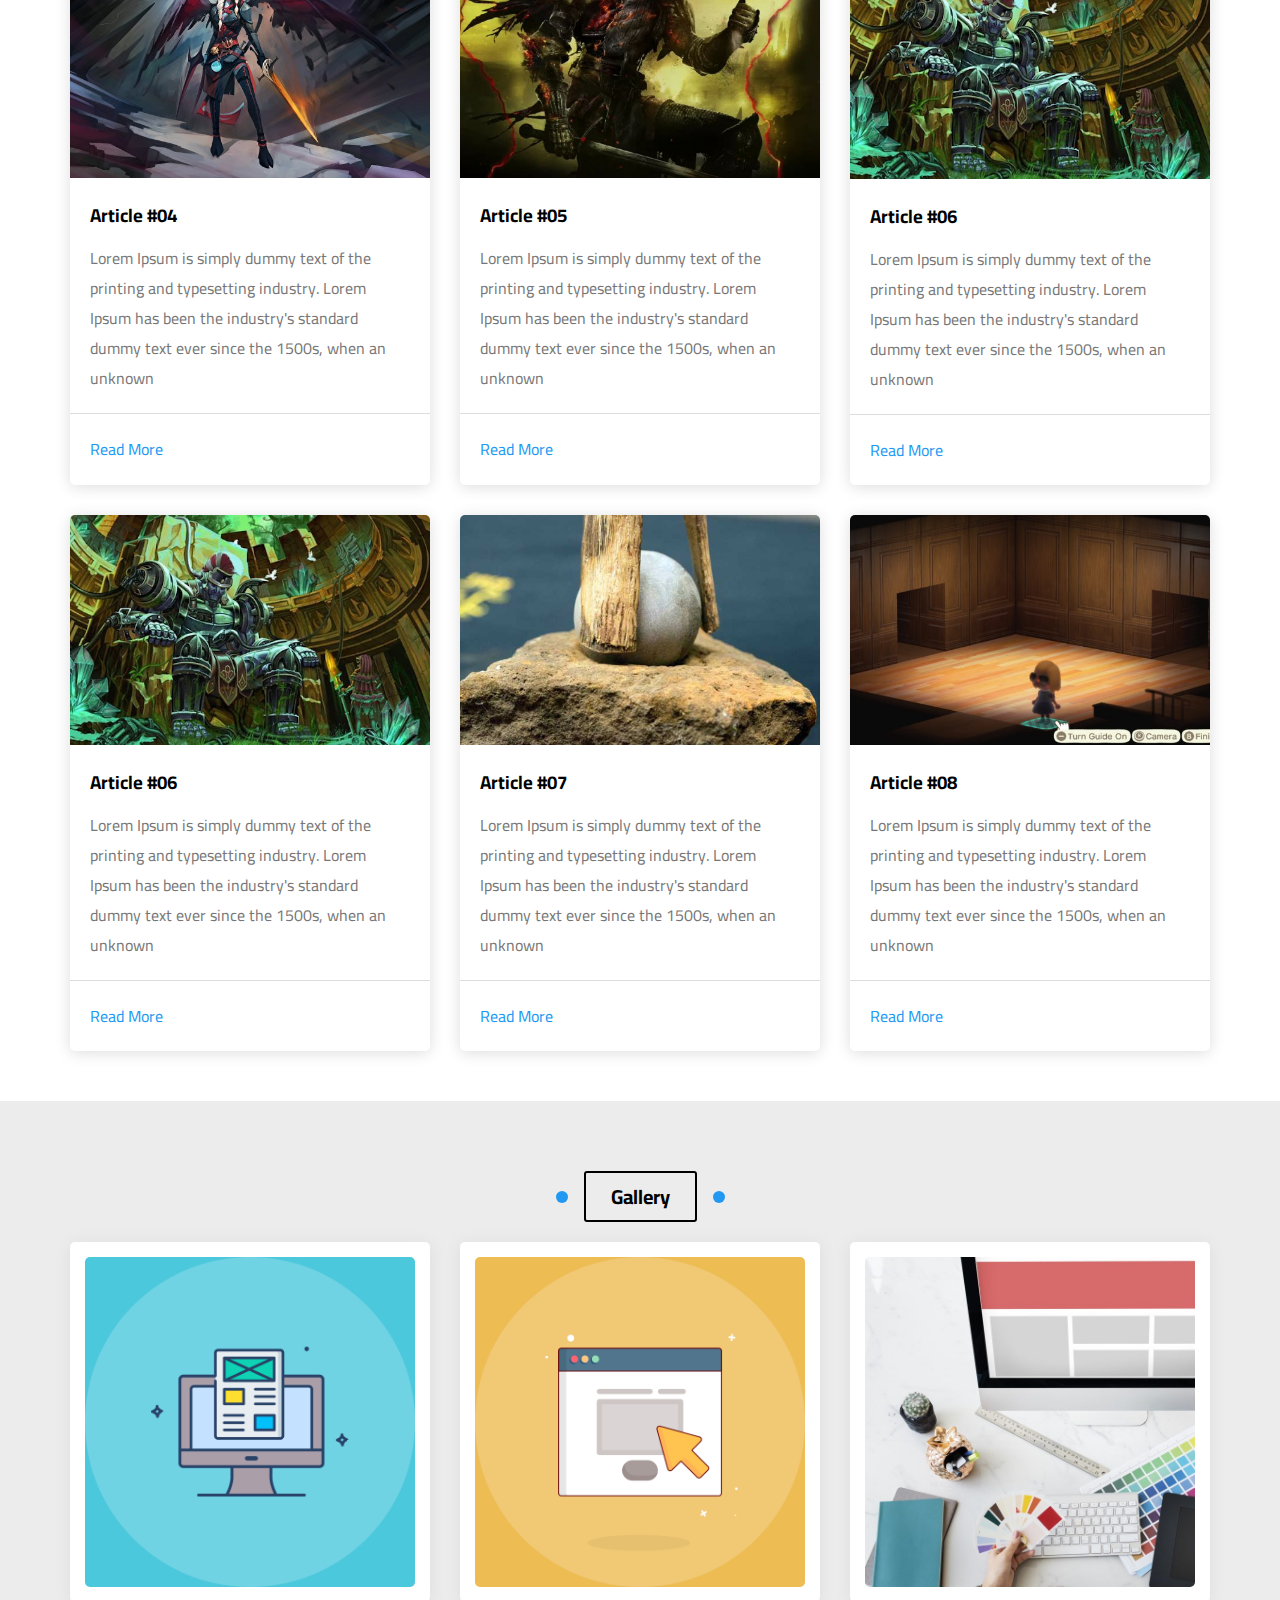
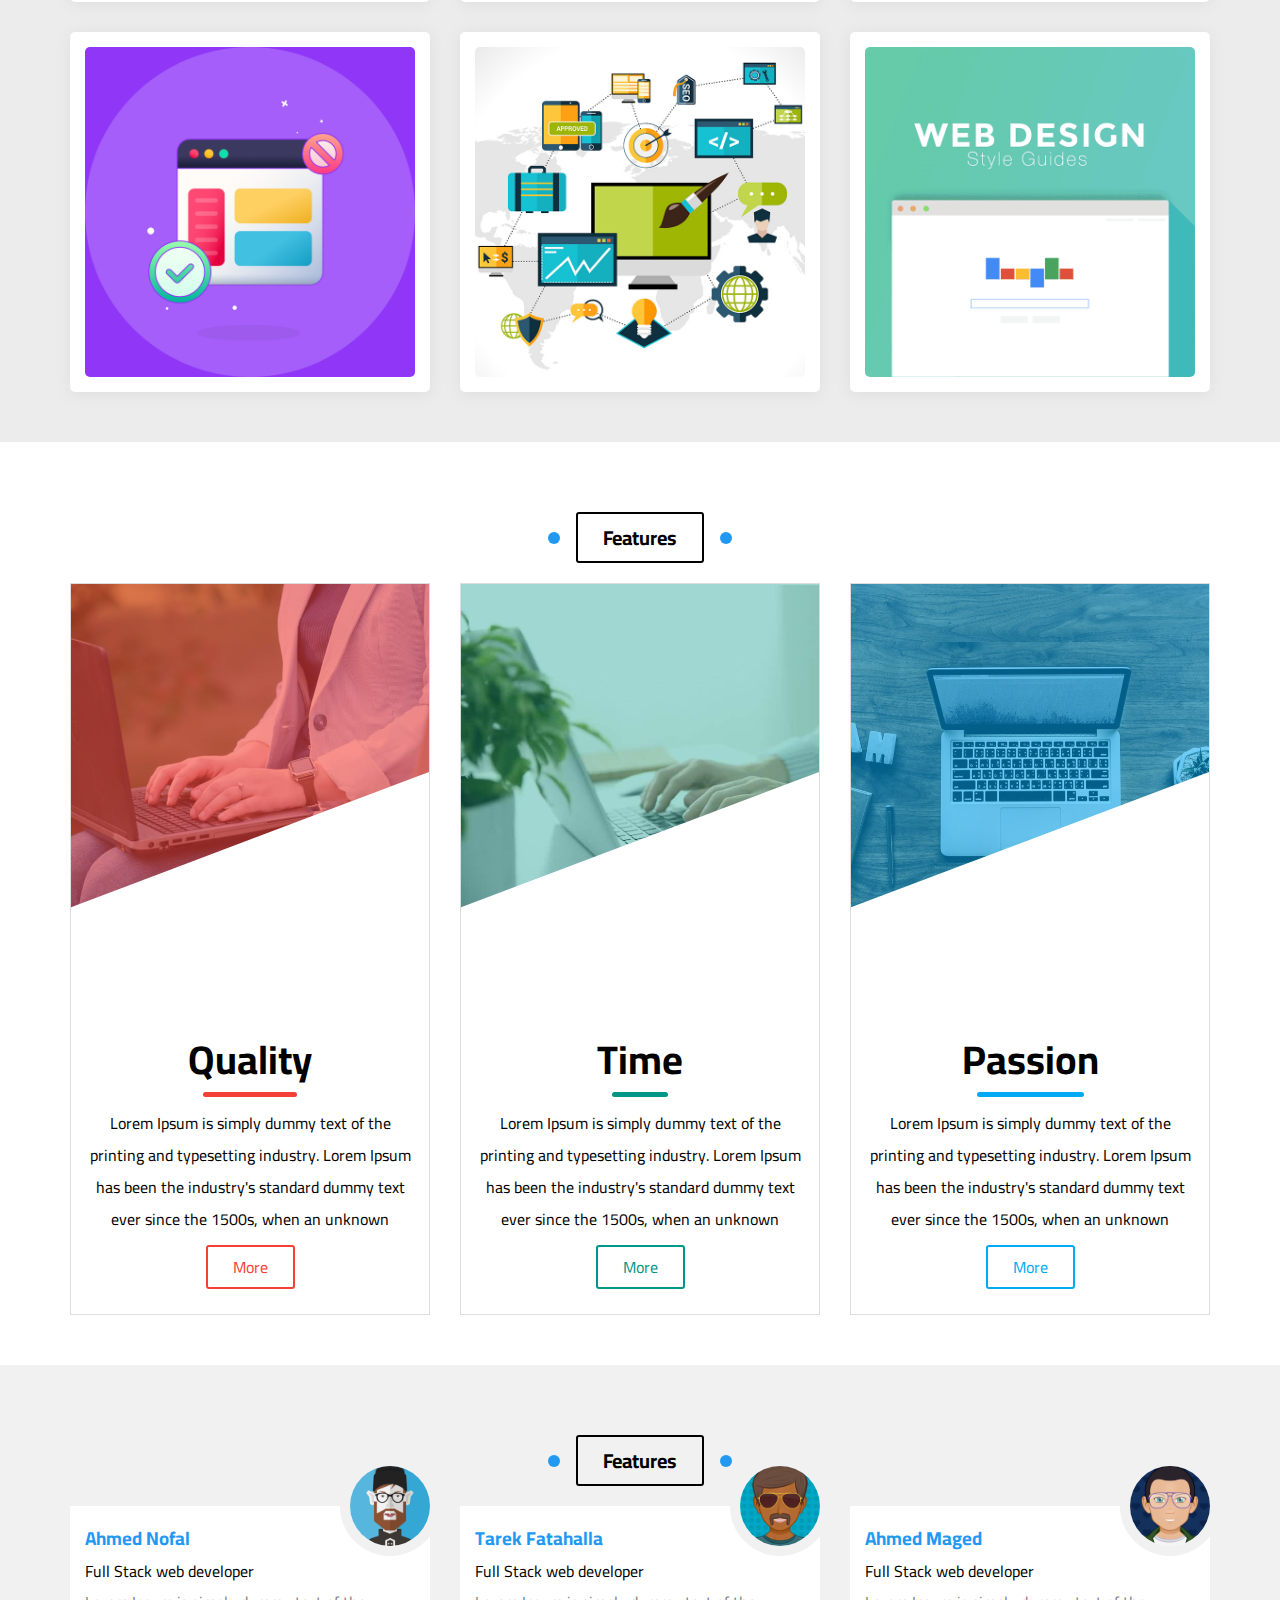
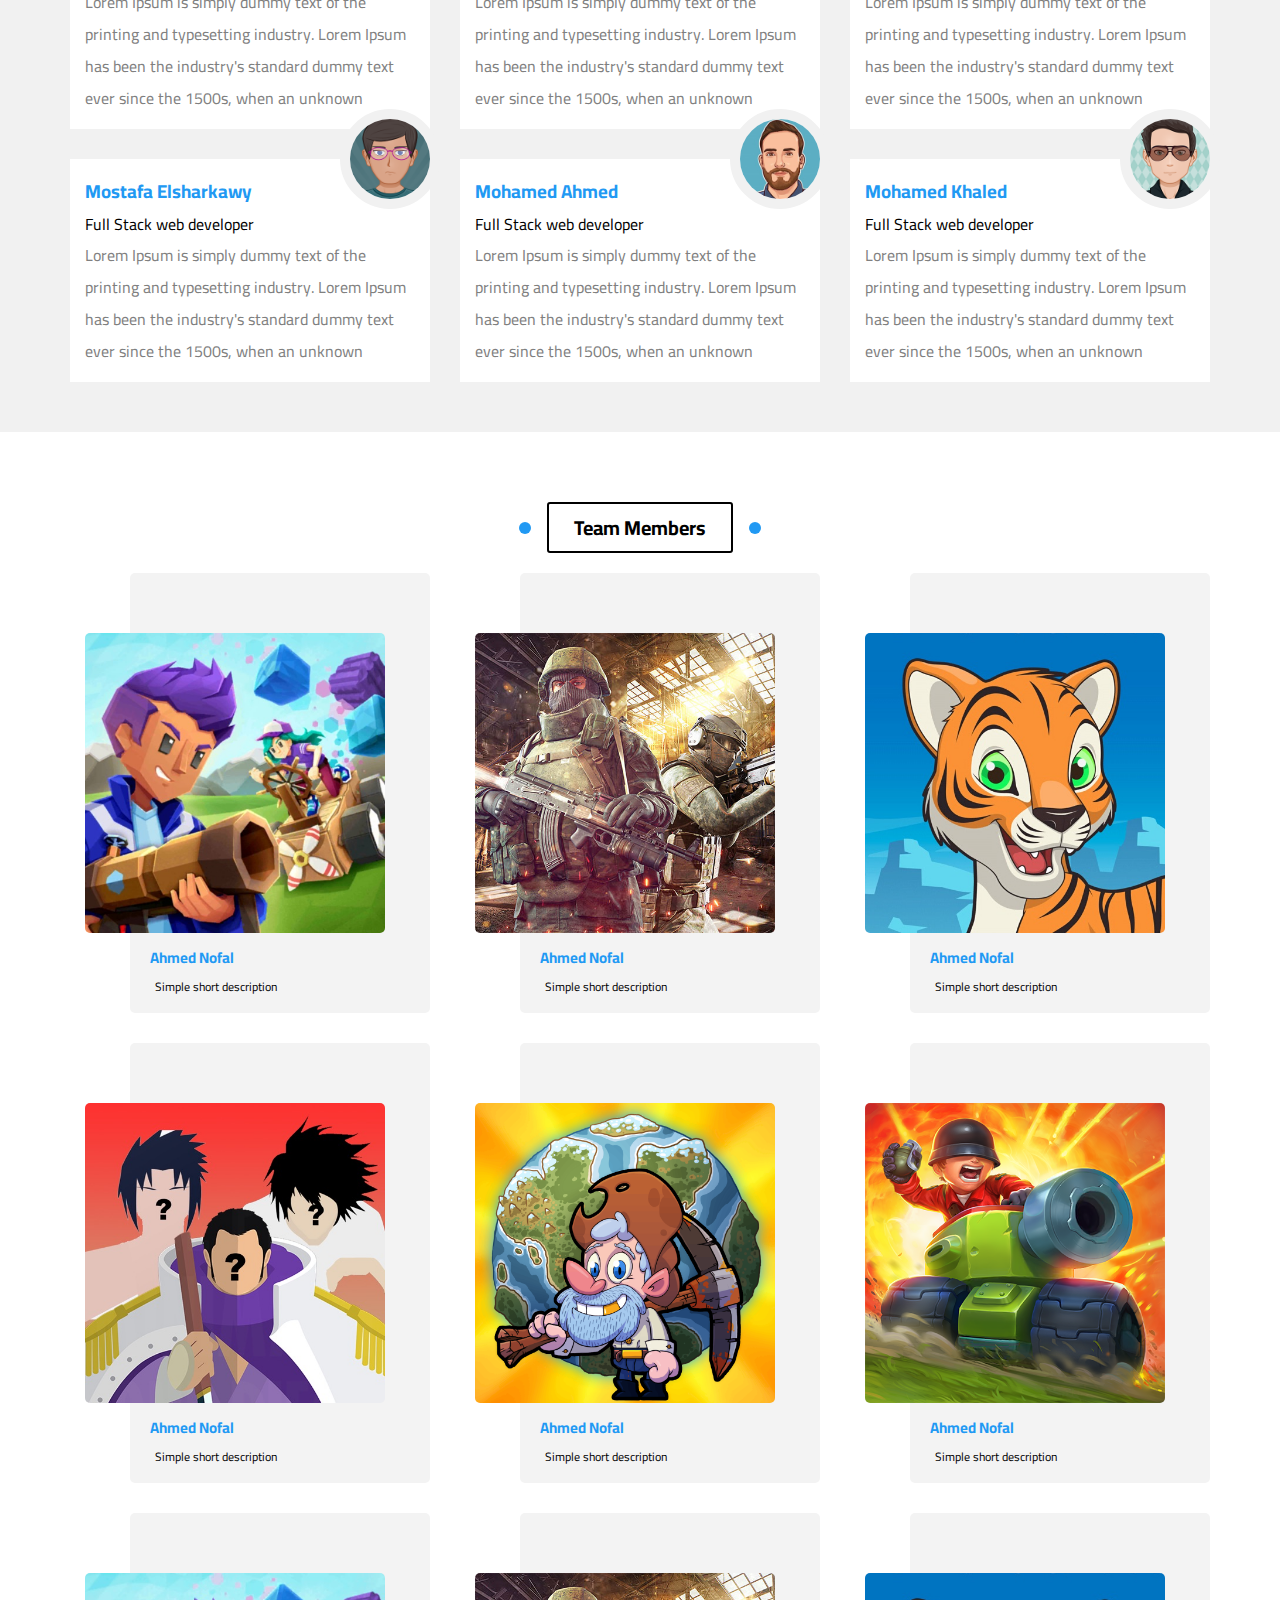
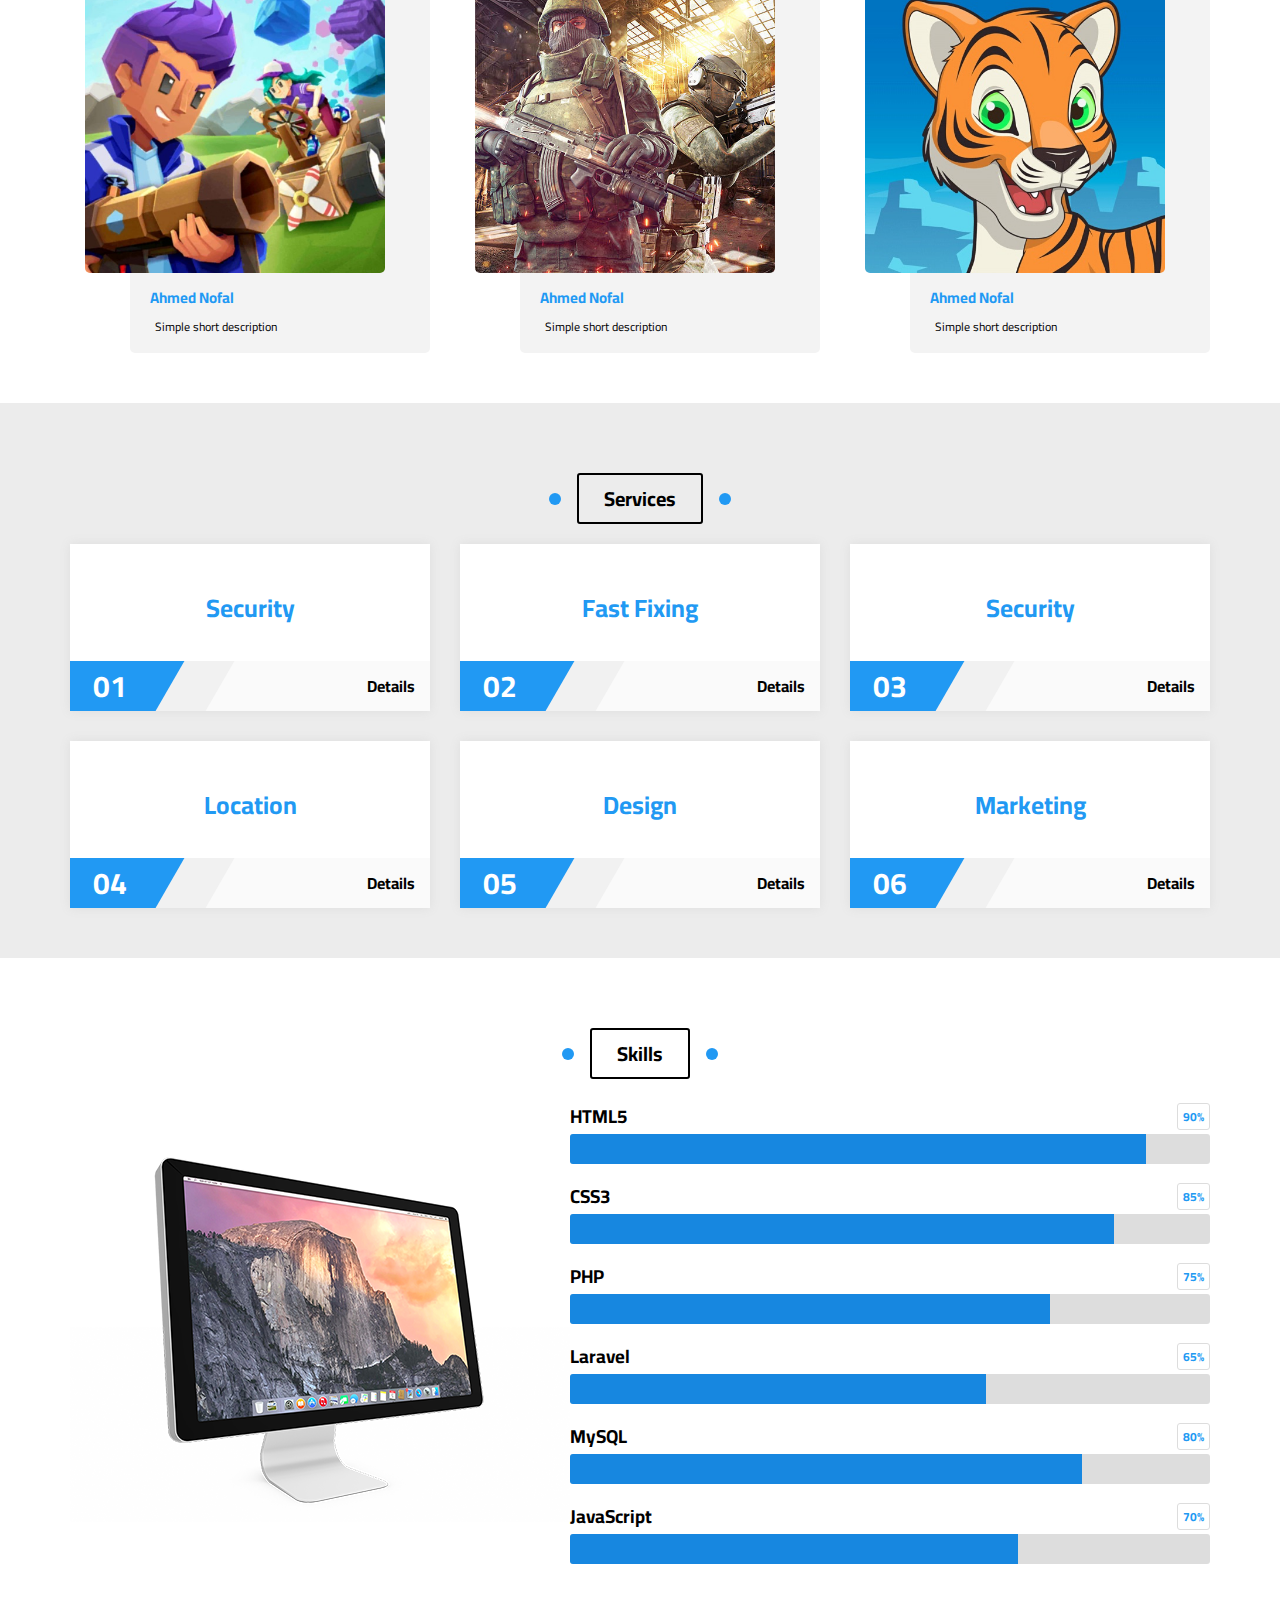
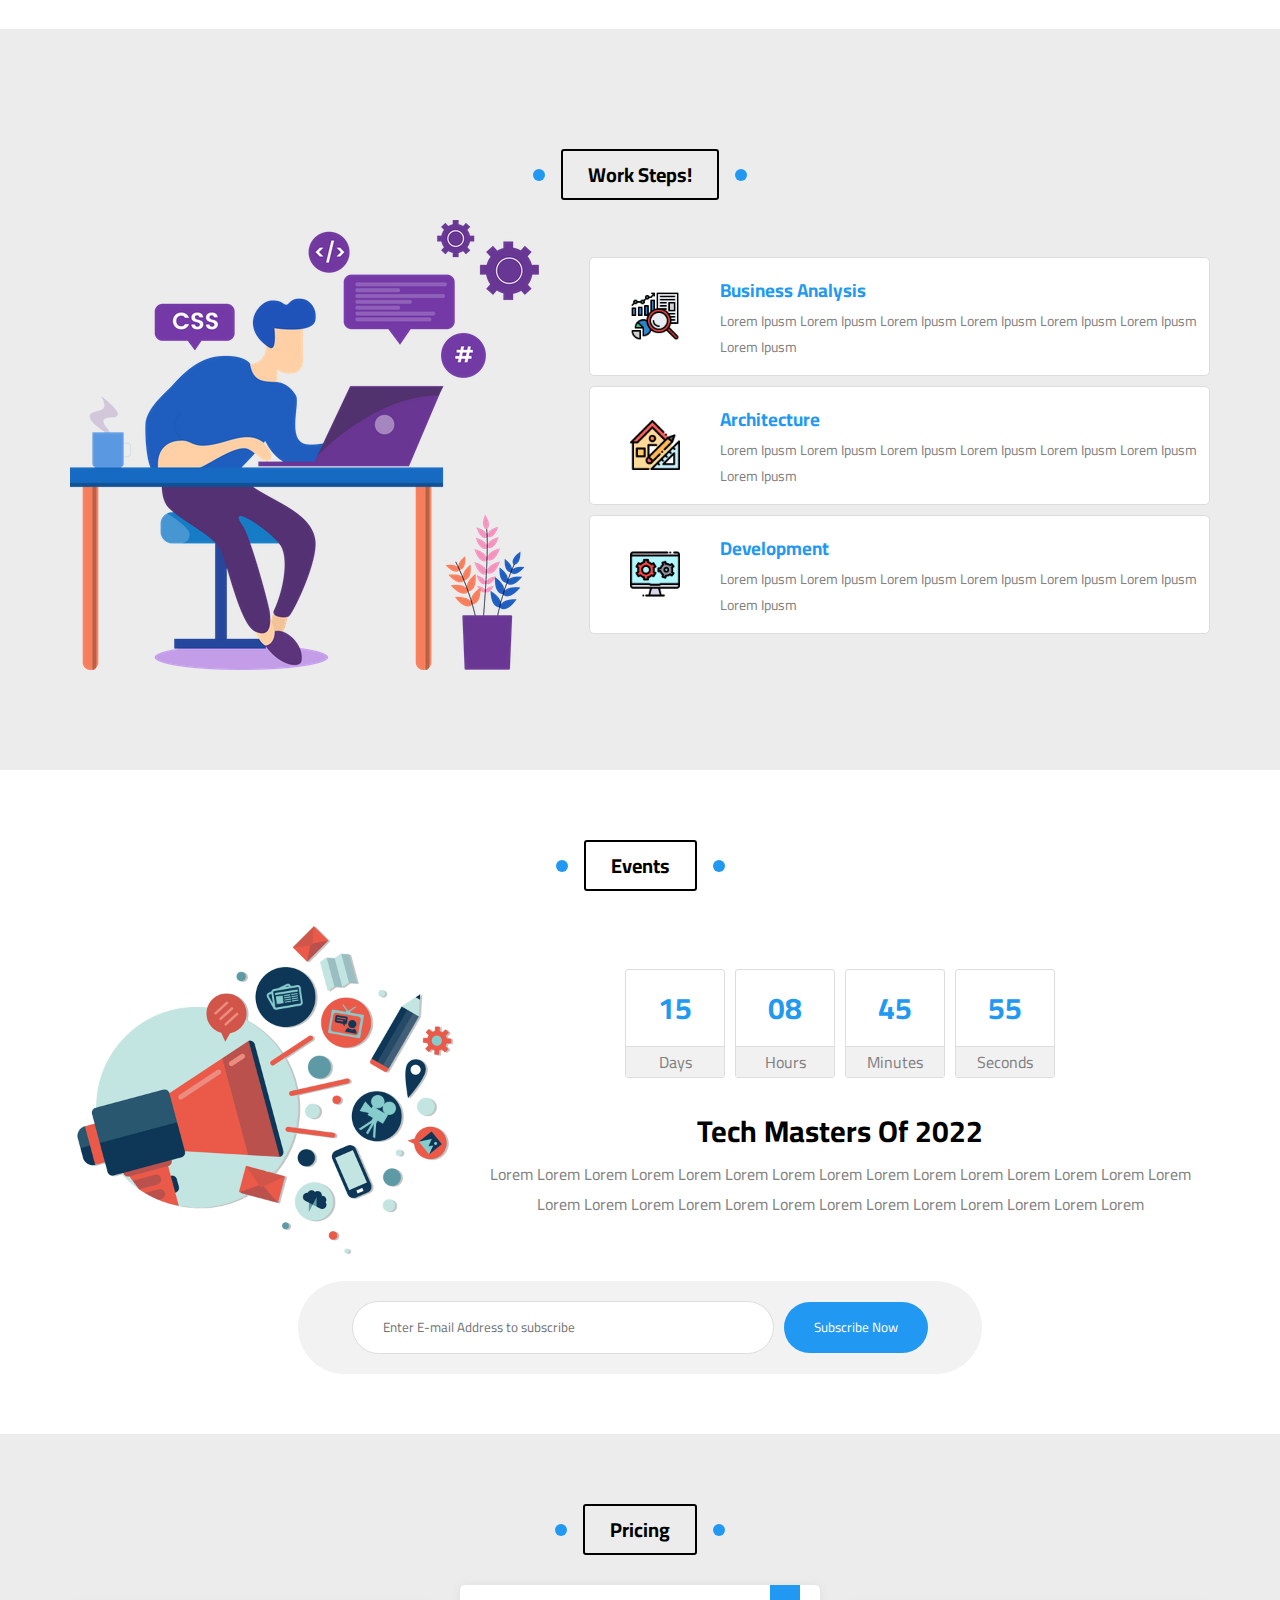
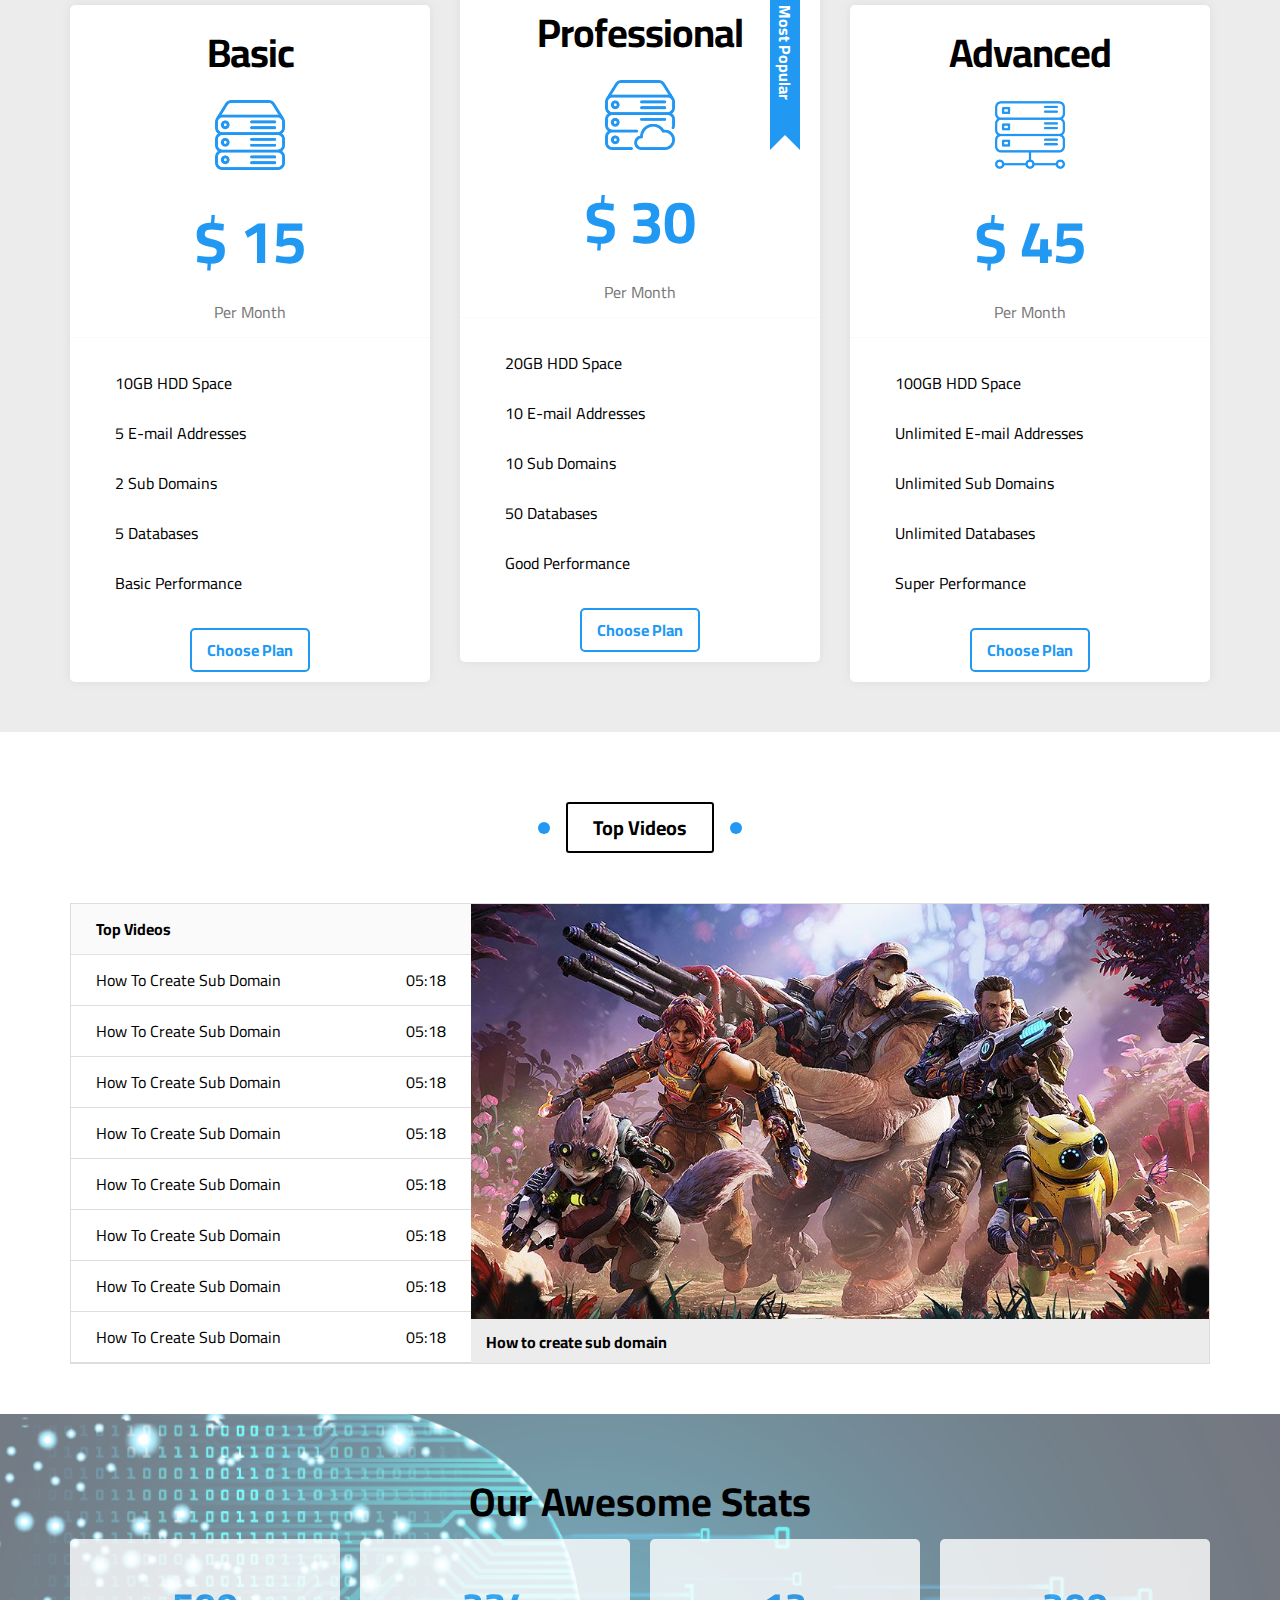
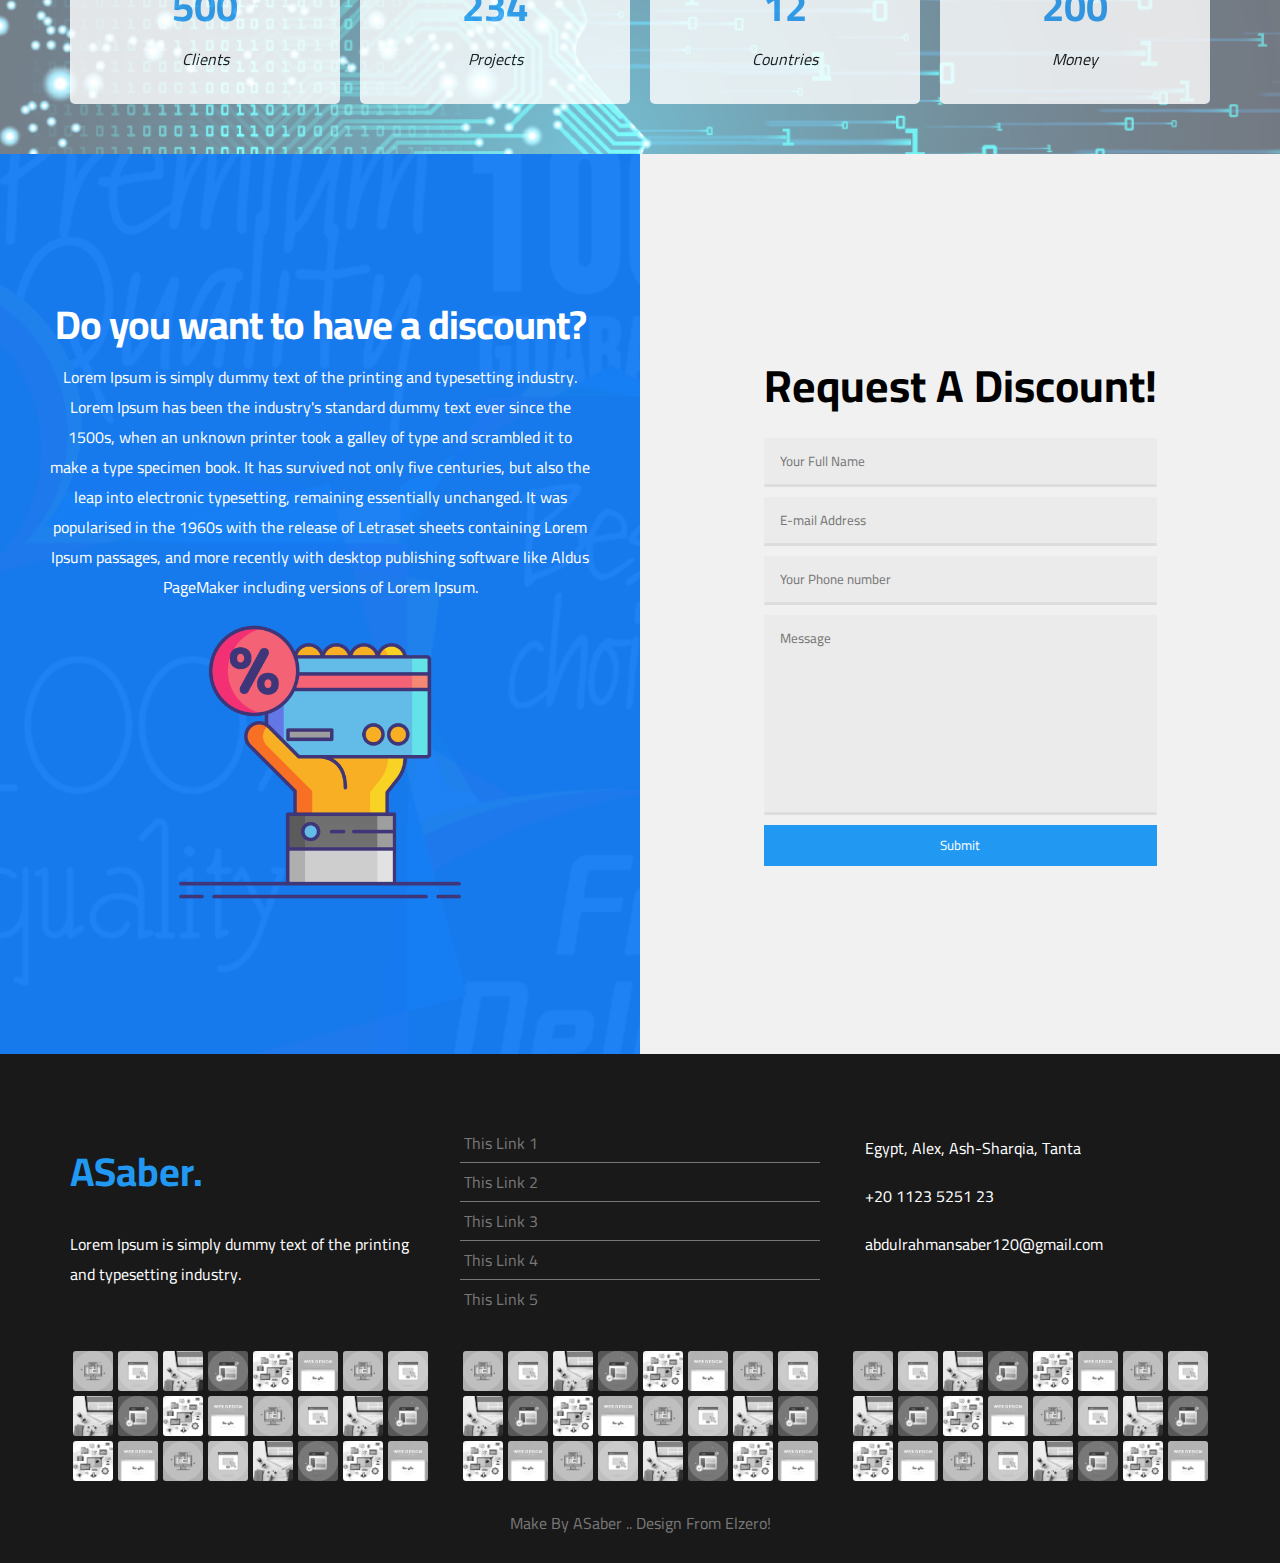
<file: 05-Done/index.html>
<html lang="en">
<head>
  <meta charset="utf-8">
  <meta http-equiv="X-UA-Compatible" content="IE=edge">
  <meta name="viewport" content="width=device-width, initial-scale=1.0">
  <title>Abdulrahman Saber - #05 </title>
  <link rel="shortcut icon" href="favicon.ico">

  <!-- Google Fonts -->
  <link rel="preconnect" href="https://fonts.googleapis.com">
  <link rel="preconnect" href="https://fonts.gstatic.com" crossorigin>
  <link href="https://fonts.googleapis.com/css2?family=Cairo:wght@200;300;400;600;700&display=swap" rel="stylesheet">

  <!-- Font Awesome -->
  <link rel="stylesheet" href="https://pro.fontawesome.com/releases/v5.10.0/css/all.css" integrity="sha384-AYmEC3Yw5cVb3ZcuHtOA93w35dYTsvhLPVnYs9eStHfGJvOvKxVfELGroGkvsg+p" crossorigin="anonymous">

  <!-- Mine -->
  <link rel="stylesheet" href="css/main.css">
</head>
<body>

  <!-- Header -->
  <header id="home-content">
    <div class="container">
      <a href="#home-content" class="logo">ASaber</a>
      <ul>
        <li><a href="#articles-section">Articles</a></li>
        <li><a href="#gallery-section">Gallery</a></li>
        <li><a href="#features-section">Features</a></li>
        <li>

          <a href="#">More..</a>

          <div class="mega-menu">

            <div class="image">
              <img src="imgs/megamenu.png" alt="Mega">
            </div>

            <ul class="links">
              <li><a href="#testimonials-section"><i class="fas fa-fw fa-comments"></i> Testimonials</a></li>
              <li><a href="#team-section"><i class="fas fa-fw fa-user-alt"></i> Members</a></li>
              <li><a href="#services-section"><i class="fas fa-fw fa-building"></i> Services</a></li>
              <li><a href="#skills-section"><i class="fas fa-fw fa-check-circle"></i> Our Skills</a></li>
              <li><a href="#how-it-work-section"><i class="fas fa-fw fa-question-circle"></i> How It Works</a></li>
            </ul>
            <ul class="links">
              <li><a href="#events-section"><i class="fas fa-fw fa-calendar"></i> Events</a></li>
              <li><a href="#pricing-section"><i class="fas fa-fw fa-dollar-sign"></i> Pricing Table</a></li>
              <li><a href="#video-section"><i class="fas fa-fw fa-play-circle"></i> Top Videos</a></li>
              <li><a href="#stats-section"><i class="fas fa-fw fa-chart-bar"></i> Stats</a></li>
              <li><a href="#discount-section"><i class="fas fa-fw fa-percentage"></i> Get Coupon</a></li>
            </ul>

          </div>

        </li>

      </ul>

    </div>

  </header>

  <!-- Landing Section -->
  <section id="landing-content">

    <div class="container">

      <div class="text">
        <h1>Hello world!</h1>
        <p>
          Lorem Ipsum is simply dummy text of the printing and typesetting industry. Lorem Ipsum has been the industry's standard dummy text ever since the 1500s, when an unknown printer took a galley of type and scrambled it to make a type specimen book. It has survived not only five centuries, but also the leap into electronic typesetting, remaining essentially unchanged. It was popularised in the 1960s with the release of Letraset sheets containing Lorem Ipsum passages, and more recently with desktop publishing software like Aldus PageMaker including versions of Lorem Ipsum.
        </p>
      </div>


      <div class="image">
        <img src="imgs/landing-image.png" alt="Lang">
      </div>

      <a href="#articles-section" class="go-down"><i class="fas fa-angle-double-down fa-2x"></i></a>

    </div>

  </section>

  <!-- Articles Section -->
  <section id="articles-section">
    <h3 class="section-title">Articles</h3>
    <div class="container">

      <div class="box">
        <img src="imgs/cat-01.jpg" alt="Category 1">
        <div class="content">
          <h3>Article #01</h3>
          <p>Lorem Ipsum is simply dummy text of the printing and typesetting industry. Lorem Ipsum has been the industry's standard dummy text ever since the 1500s, when an unknown</p>
        </div>
        <div class="info">
          <a href="#">Read More</a>
          <i class="fas fa-long-arrow-alt-right"></i>
        </div>
      </div>

      <div class="box">
        <img src="imgs/cat-02.jpg" alt="Category 1">
        <div class="content">
          <h3>Article #02</h3>
          <p>Lorem Ipsum is simply dummy text of the printing and typesetting industry. Lorem Ipsum has been the industry's standard dummy text ever since the 1500s, when an unknown</p>
        </div>
        <div class="info">
          <a href="#">Read More</a>
          <i class="fas fa-long-arrow-alt-right"></i>
        </div>
      </div>

      <div class="box">
        <img src="imgs/cat-03.jpg" alt="Category 1">
        <div class="content">
          <h3>Article #03</h3>
          <p>Lorem Ipsum is simply dummy text of the printing and typesetting industry. Lorem Ipsum has been the industry's standard dummy text ever since the 1500s, when an unknown</p>
        </div>
        <div class="info">
          <a href="#">Read More</a>
          <i class="fas fa-long-arrow-alt-right"></i>
        </div>
      </div>

      <div class="box">
        <img src="imgs/cat-04.jpg" alt="Category 1">
        <div class="content">
          <h3>Article #04</h3>
          <p>Lorem Ipsum is simply dummy text of the printing and typesetting industry. Lorem Ipsum has been the industry's standard dummy text ever since the 1500s, when an unknown</p>
        </div>
        <div class="info">
          <a href="#">Read More</a>
          <i class="fas fa-long-arrow-alt-right"></i>
        </div>
      </div>

      <div class="box">
        <img src="imgs/cat-05.jpg" alt="Category 1">
        <div class="content">
          <h3>Article #05</h3>
          <p>Lorem Ipsum is simply dummy text of the printing and typesetting industry. Lorem Ipsum has been the industry's standard dummy text ever since the 1500s, when an unknown</p>
        </div>
        <div class="info">
          <a href="#">Read More</a>
          <i class="fas fa-long-arrow-alt-right"></i>
        </div>
      </div>

      <div class="box">
        <img src="imgs/cat-06.jpg" alt="Category 1">
        <div class="content">
          <h3>Article #06</h3>
          <p>Lorem Ipsum is simply dummy text of the printing and typesetting industry. Lorem Ipsum has been the industry's standard dummy text ever since the 1500s, when an unknown</p>
        </div>
        <div class="info">
          <a href="#">Read More</a>
          <i class="fas fa-long-arrow-alt-right"></i>
        </div>
      </div>

      <div class="box">
        <img src="imgs/cat-06.jpg" alt="Category 1">
        <div class="content">
          <h3>Article #06</h3>
          <p>Lorem Ipsum is simply dummy text of the printing and typesetting industry. Lorem Ipsum has been the industry's standard dummy text ever since the 1500s, when an unknown</p>
        </div>
        <div class="info">
          <a href="#">Read More</a>
          <i class="fas fa-long-arrow-alt-right"></i>
        </div>
      </div>

      <div class="box">
        <img src="imgs/cat-07.jpg" alt="Category 1">
        <div class="content">
          <h3>Article #07</h3>
          <p>Lorem Ipsum is simply dummy text of the printing and typesetting industry. Lorem Ipsum has been the industry's standard dummy text ever since the 1500s, when an unknown</p>
        </div>
        <div class="info">
          <a href="#">Read More</a>
          <i class="fas fa-long-arrow-alt-right"></i>
        </div>
      </div>

      <div class="box">
        <img src="imgs/cat-08.jpg" alt="Category 1">
        <div class="content">
          <h3>Article #08</h3>
          <p>Lorem Ipsum is simply dummy text of the printing and typesetting industry. Lorem Ipsum has been the industry's standard dummy text ever since the 1500s, when an unknown</p>
        </div>
        <div class="info">
          <a href="#">Read More</a>
          <i class="fas fa-long-arrow-alt-right"></i>
        </div>
      </div>

    </div>
  </section>

  <!-- Gallery Section -->
  <section id="gallery-section">

    <h3 class="section-title">Gallery</h3>

    <div class="container">

      <div class="box">
        <div class="image">
          <img src="imgs/gallery-01.png" alt="">
        </div>
      </div>
      <div class="box">
        <div class="image">
          <img src="imgs/gallery-02.png" alt="">
        </div>
      </div>

      <div class="box">
        <div class="image">
          <img src="imgs/gallery-03.jpg" alt="">
        </div>
      </div>

      <div class="box">
        <div class="image">
          <img src="imgs/gallery-04.png" alt="">
        </div>
      </div>

      <div class="box">
        <div class="image">
          <img src="imgs/gallery-05.jpg" alt="">
        </div>
      </div>

      <div class="box">
        <div class="image">
          <img src="imgs/gallery-06.png" alt="">
        </div>
      </div>


    </div>

  </section>

  <!-- Features Section -->
  <section id="features-section">
    <h3 class="section-title">Features</h3>

    <div class="container">

      <div class="box quality">
        <div class="image-holder">
          <img src="imgs/features-01.jpg" alt="">
        </div>
        <h2>Quality</h2>
        <p>Lorem Ipsum is simply dummy text of the printing and typesetting industry. Lorem Ipsum has been the industry's standard dummy text ever since the 1500s, when an unknown</p>
        <a href="#">More</a>
      </div>

      <div class="box time">
        <div class="image-holder">
          <img src="imgs/features-02.jpg" alt="">
        </div>
        <h2>Time</h2>
        <p>Lorem Ipsum is simply dummy text of the printing and typesetting industry. Lorem Ipsum has been the industry's standard dummy text ever since the 1500s, when an unknown</p>
        <a href="#">More</a>
      </div>

      <div class="box passion">
        <div class="image-holder">
          <img src="imgs/features-03.jpg" alt="">
        </div>
        <h2>Passion</h2>
        <p>Lorem Ipsum is simply dummy text of the printing and typesetting industry. Lorem Ipsum has been the industry's standard dummy text ever since the 1500s, when an unknown</p>
        <a href="#">More</a>
      </div>


    </div>

  </section>

  <!-- Testimonials Section -->
  <section id="testimonials-section">
    <h3 class="section-title">Features</h3>

    <div class="container">
      <div class="box">
        <img src="imgs/avatar-01.png" alt="Avatar">
        <h3>Ahmed Nofal</h3>
        <span class="title">Full Stack web developer</span>
        <div class="rate">
          <i class="fas fa-star"></i>
          <i class="fas fa-star"></i>
          <i class="fas fa-star"></i>
          <i class="fas fa-star"></i>
          <i class="far fa-star"></i>
        </div>
        <p>Lorem Ipsum is simply dummy text of the printing and typesetting industry. Lorem Ipsum has been the industry's standard dummy text ever since the 1500s, when an unknown</p>
      </div>

      <div class="box">
        <img src="imgs/avatar-02.png" alt="Avatar">
        <h3>Tarek Fatahalla</h3>
        <span class="title">Full Stack web developer</span>
        <div class="rate">
          <i class="fas fa-star"></i>
          <i class="fas fa-star"></i>
          <i class="fas fa-star"></i>
          <i class="fas fa-star"></i>
          <i class="far fa-star"></i>
        </div>
        <p>Lorem Ipsum is simply dummy text of the printing and typesetting industry. Lorem Ipsum has been the industry's standard dummy text ever since the 1500s, when an unknown</p>
      </div>

      <div class="box">
        <img src="imgs/avatar-03.png" alt="Avatar">
        <h3>Ahmed Maged</h3>
        <span class="title">Full Stack web developer</span>
        <div class="rate">
          <i class="fas fa-star"></i>
          <i class="fas fa-star"></i>
          <i class="fas fa-star"></i>
          <i class="fas fa-star"></i>
          <i class="far fa-star"></i>
        </div>
        <p>Lorem Ipsum is simply dummy text of the printing and typesetting industry. Lorem Ipsum has been the industry's standard dummy text ever since the 1500s, when an unknown</p>
      </div>

      <div class="box">
        <img src="imgs/avatar-04.png" alt="Avatar">
        <h3>Mostafa Elsharkawy</h3>
        <span class="title">Full Stack web developer</span>
        <div class="rate">
          <i class="fas fa-star"></i>
          <i class="fas fa-star"></i>
          <i class="fas fa-star"></i>
          <i class="fas fa-star"></i>
          <i class="far fa-star"></i>
        </div>
        <p>Lorem Ipsum is simply dummy text of the printing and typesetting industry. Lorem Ipsum has been the industry's standard dummy text ever since the 1500s, when an unknown</p>
      </div>

      <div class="box">
        <img src="imgs/avatar-05.png" alt="Avatar">
        <h3>Mohamed Ahmed</h3>
        <span class="title">Full Stack web developer</span>
        <div class="rate">
          <i class="fas fa-star"></i>
          <i class="fas fa-star"></i>
          <i class="fas fa-star"></i>
          <i class="fas fa-star"></i>
          <i class="far fa-star"></i>
        </div>
        <p>Lorem Ipsum is simply dummy text of the printing and typesetting industry. Lorem Ipsum has been the industry's standard dummy text ever since the 1500s, when an unknown</p>
      </div>

      <div class="box">
        <img src="imgs/avatar-06.png" alt="Avatar">
        <h3>Mohamed Khaled</h3>
        <span class="title">Full Stack web developer</span>
        <div class="rate">
          <i class="fas fa-star"></i>
          <i class="fas fa-star"></i>
          <i class="fas fa-star"></i>
          <i class="fas fa-star"></i>
          <i class="far fa-star"></i>
        </div>
        <p>Lorem Ipsum is simply dummy text of the printing and typesetting industry. Lorem Ipsum has been the industry's standard dummy text ever since the 1500s, when an unknown</p>
      </div>

    </div>
  </section>

  <!-- Team Section -->
  <section id="team-section">

    <h3 class="section-title">Team Members</h3>

    <div class="container">

      <div class="box">
        <div class="data">
          <img src="imgs/team-01.jpg" alt="">
          <div class="social">
            <i class="fab fa-facebook"></i>
            <i class="fab fa-youtube"></i>
            <i class="fab fa-linkedin"></i>
            <i class="fab fa-twitter"></i>
          </div>
        </div>
        <div class="info">
          <h2>Ahmed Nofal</h2>
          <p>Simple short description</p>
        </div>
      </div>

      <div class="box">
        <div class="data">
          <img src="imgs/team-02.jpg" alt="">
          <div class="social">
            <i class="fab fa-facebook"></i>
            <i class="fab fa-youtube"></i>
            <i class="fab fa-linkedin"></i>
            <i class="fab fa-twitter"></i>
          </div>
        </div>
        <div class="info">
          <h2>Ahmed Nofal</h2>
          <p>Simple short description</p>
        </div>
      </div>

      <div class="box">
        <div class="data">
          <img src="imgs/team-03.jpg" alt="">
          <div class="social">
            <i class="fab fa-facebook"></i>
            <i class="fab fa-youtube"></i>
            <i class="fab fa-linkedin"></i>
            <i class="fab fa-twitter"></i>
          </div>
        </div>
        <div class="info">
          <h2>Ahmed Nofal</h2>
          <p>Simple short description</p>
        </div>
      </div>

      <div class="box">
        <div class="data">
          <img src="imgs/team-04.jpg" alt="">
          <div class="social">
            <i class="fab fa-facebook"></i>
            <i class="fab fa-youtube"></i>
            <i class="fab fa-linkedin"></i>
            <i class="fab fa-twitter"></i>
          </div>
        </div>
        <div class="info">
          <h2>Ahmed Nofal</h2>
          <p>Simple short description</p>
        </div>
      </div>

      <div class="box">
        <div class="data">
          <img src="imgs/team-05.png" alt="">
          <div class="social">
            <i class="fab fa-facebook"></i>
            <i class="fab fa-youtube"></i>
            <i class="fab fa-linkedin"></i>
            <i class="fab fa-twitter"></i>
          </div>
        </div>
        <div class="info">
          <h2>Ahmed Nofal</h2>
          <p>Simple short description</p>
        </div>
      </div>

      <div class="box">
        <div class="data">
          <img src="imgs/team-06.png" alt="">
          <div class="social">
            <i class="fab fa-facebook"></i>
            <i class="fab fa-youtube"></i>
            <i class="fab fa-linkedin"></i>
            <i class="fab fa-twitter"></i>
          </div>
        </div>
        <div class="info">
          <h2>Ahmed Nofal</h2>
          <p>Simple short description</p>
        </div>
      </div>

      <div class="box">
        <div class="data">
          <img src="imgs/team-01.jpg" alt="">
          <div class="social">
            <i class="fab fa-facebook"></i>
            <i class="fab fa-youtube"></i>
            <i class="fab fa-linkedin"></i>
            <i class="fab fa-twitter"></i>
          </div>
        </div>
        <div class="info">
          <h2>Ahmed Nofal</h2>
          <p>Simple short description</p>
        </div>
      </div>

      <div class="box">
        <div class="data">
          <img src="imgs/team-02.jpg" alt="">
          <div class="social">
            <i class="fab fa-facebook"></i>
            <i class="fab fa-youtube"></i>
            <i class="fab fa-linkedin"></i>
            <i class="fab fa-twitter"></i>
          </div>
        </div>
        <div class="info">
          <h2>Ahmed Nofal</h2>
          <p>Simple short description</p>
        </div>
      </div>

      <div class="box">
        <div class="data">
          <img src="imgs/team-03.jpg" alt="">
          <div class="social">
            <i class="fab fa-facebook"></i>
            <i class="fab fa-youtube"></i>
            <i class="fab fa-linkedin"></i>
            <i class="fab fa-twitter"></i>
          </div>
        </div>
        <div class="info">
          <h2>Ahmed Nofal</h2>
          <p>Simple short description</p>
        </div>
      </div>

    </div>
  </section>

  <!-- Services Section -->
  <section id="services-section">
    <h3 class="section-title">Services</h3>
    <div class="container">

      <div class="box">
        <i class="fas fa-user-shield fa-4x"></i>
        <h3>Security</h3>
        <div class="info">
          <a href="#">Details <i class="fas fa-angle-double-right fa-fw"></i></a>
          <div class="clearfix"></div>
        </div>
      </div>

      <div class="box">
        <i class="fas fa-tools fa-4x"></i>
        <h3>Fast Fixing</h3>
        <div class="info">
          <a href="#">Details <i class="fas fa-angle-double-right fa-fw"></i></a>
          <div class="clearfix"></div>
        </div>
      </div>

      <div class="box">
        <i class="fas fa-map-marked fa-4x"></i>
        <h3>Security</h3>
        <div class="info">
          <a href="#">Details <i class="fas fa-angle-double-right fa-fw"></i></a>
          <div class="clearfix"></div>
        </div>
      </div>

      <div class="box">
        <i class="fas fa-laptop-code fa-4x"></i>
        <h3>Location</h3>
        <div class="info">
          <a href="#">Details <i class="fas fa-angle-double-right fa-fw"></i></a>
          <div class="clearfix"></div>
        </div>
      </div>

      <div class="box">
        <i class="fas fa-palette fa-4x"></i>
        <h3>Design</h3>
        <div class="info">
          <a href="#">Details <i class="fas fa-angle-double-right fa-fw"></i></a>
          <div class="clearfix"></div>
        </div>
      </div>

      <div class="box">
        <i class="fas fa-bullhorn fa-4x"></i>
        <h3>Marketing</h3>
        <div class="info">
          <a href="#">Details <i class="fas fa-angle-double-right fa-fw"></i></a>
          <div class="clearfix"></div>
        </div>
      </div>

    </div>
  </section>

  <!-- Skills Section -->
  <section id="skills-section">

    <h3 class="section-title">Skills</h3>

    <div class="container">

      <img src="imgs/skills.png" alt="">

      <div class="skills">
        <div class="skill">
          <h3>HTML5 <span>90%</span></h3>
          <div class="progress">
            <span style="width: 90%"></span>
          </div>

        </div>

        <div class="skill">
          <h3>CSS3 <span>85%</span></h3>
          <div class="progress">
            <span style="width: 85%"></span>
          </div>

        </div>

        <div class="skill">
          <h3>PHP <span>75%</span></h3>
          <div class="progress">
            <span style="width: 75%"></span>
          </div>

        </div>

        <div class="skill">
          <h3>Laravel <span>65%</span></h3>
          <div class="progress">
            <span style="width: 65%"></span>
          </div>

        </div>

        <div class="skill">
          <h3>MySQL <span>80%</span></h3>
          <div class="progress">
            <span style="width: 80%"></span>
          </div>
        </div>

        <div class="skill">
          <h3>JavaScript <span>70%</span></h3>
          <div class="progress">
            <span style="width: 70%"></span>
          </div>
        </div>

      </div>
    </div>
  </section>

  <!-- How It Work Section -->
  <section id="how-it-work-section">
    <h3 class="section-title">Work Steps!</h3>

    <div class="container">

      <img src="imgs/work-steps.png" alt="">

      <div class="info">

        <div class="box">
          <img src="imgs/work-steps-1.png" alt="">
          <div class="content">
            <h3>Business Analysis</h3>
            <p>Lorem Ipusm Lorem Ipusm Lorem Ipusm Lorem Ipusm Lorem Ipusm Lorem Ipusm Lorem Ipusm </p>
          </div>
        </div>

        <div class="box">
          <img src="imgs/work-steps-2.png" alt="">
          <div class="content">
            <h3>Architecture</h3>
            <p>Lorem Ipusm Lorem Ipusm Lorem Ipusm Lorem Ipusm Lorem Ipusm Lorem Ipusm Lorem Ipusm </p>
          </div>
        </div>

        <div class="box">
          <img src="imgs/work-steps-3.png" alt="">
          <div class="content">
            <h3>Development</h3>
            <p>Lorem Ipusm Lorem Ipusm Lorem Ipusm Lorem Ipusm Lorem Ipusm Lorem Ipusm Lorem Ipusm </p>
          </div>
        </div>

      </div>

    </div>

  </section>

  <!-- Events Section -->
  <section id="events-section">

    <h3 class="section-title">Events</h3>

    <div class="container">

      <div class="whole">

        <img src="imgs/events.png" alt="">

        <div class="content">

          <div class="calendar">

            <div class="item">
              <h4>15</h4>
              <span>Days</span>
            </div>
            <div class="item">
              <h4>08</h4>
              <span>Hours</span>
            </div>
            <div class="item">
              <h4>45</h4>
              <span>Minutes</span>
            </div>
            <div class="item">
              <h4>55</h4>
              <span>Seconds</span>
            </div>

          </div>

          <h3>Tech Masters Of 2022</h3>
          <p>Lorem  Lorem  Lorem  Lorem  Lorem  Lorem  Lorem  Lorem  Lorem  Lorem  Lorem  Lorem  Lorem  Lorem  Lorem  Lorem  Lorem  Lorem  Lorem  Lorem  Lorem  Lorem  Lorem  Lorem  Lorem  Lorem  Lorem  Lorem  </p>

        </div>

      </div>

      <div class="form">
        <input type="text" placeholder="Enter E-mail Address to subscribe">
        <button>Subscribe Now</button>
      </div>

    </div>
  </section>

  <!-- Pricing Section -->
  <section id="pricing-section">
    <h3 style="margin-bottom: 50px" class="section-title">Pricing</h3>

    <div class="container">

      <div class="box">
        <h3>Basic</h3>
        <img src="imgs/hosting-basic.png" alt="">
        <div class="price">
          <span class="amount">$ 15</span>
          <span class="time">Per Month</span>
        </div>
        <ul>
          <li><i class="fas fa-check fa-fw"></i> 10GB HDD Space</li>
          <li><i class="fas fa-check fa-fw"></i> 5 E-mail Addresses</li>
          <li><i class="fas fa-check fa-fw"></i> 2 Sub Domains</li>
          <li><i class="fas fa-check fa-fw"></i> 5 Databases</li>
          <li><i class="fas fa-check fa-fw"></i> Basic Performance</li>
        </ul>
        <a href="#">Choose Plan</a>
      </div>

      <div class="box popular">
        <span class="popular-text">Most Popular</span>
        <h3>Professional</h3>
        <img src="imgs/hosting-professional.png" alt="">
        <div class="price">
          <span class="amount">$ 30</span>
          <span class="time">Per Month</span>
        </div>
        <ul>
          <li><i class="fas fa-check fa-fw"></i> 20GB HDD Space</li>
          <li><i class="fas fa-check fa-fw"></i> 10 E-mail Addresses</li>
          <li><i class="fas fa-check fa-fw"></i> 10 Sub Domains</li>
          <li><i class="fas fa-check fa-fw"></i> 50 Databases</li>
          <li><i class="fas fa-check fa-fw"></i> Good Performance</li>
        </ul>
        <a href="#">Choose Plan</a>
      </div>

      <div class="box">
        <h3>Advanced</h3>
        <img src="imgs/hosting-advanced.png" alt="">
        <div class="price">
          <span class="amount">$ 45</span>
          <span class="time">Per Month</span>
        </div>
        <ul>
          <li><i class="fas fa-check fa-fw"></i> 100GB HDD Space</li>
          <li><i class="fas fa-check fa-fw"></i> Unlimited E-mail Addresses</li>
          <li><i class="fas fa-check fa-fw"></i> Unlimited Sub Domains</li>
          <li><i class="fas fa-check fa-fw"></i> Unlimited Databases</li>
          <li><i class="fas fa-check fa-fw"></i> Super Performance</li>
        </ul>
        <a href="#">Choose Plan</a>
      </div>


    </div>

  </section>

  <!-- Video Section -->
  <section id="video-section">

    <h3 style="margin-bottom: 50px" class="section-title">Top Videos</h3>

    <div class="container">

      <div class="holder">

        <div class="list">

          <div class="name">
            Top Videos <i class="fas fa-random"></i>
          </div>

          <ul>
            <li>How To Create Sub Domain <span>05:18</span></li>
            <li>How To Create Sub Domain <span>05:18</span></li>
            <li>How To Create Sub Domain <span>05:18</span></li>
            <li>How To Create Sub Domain <span>05:18</span></li>
            <li>How To Create Sub Domain <span>05:18</span></li>
            <li>How To Create Sub Domain <span>05:18</span></li>
            <li>How To Create Sub Domain <span>05:18</span></li>
            <li>How To Create Sub Domain <span>05:18</span></li>
          </ul>

        </div>

        <div class="preview">

          <img style="max-width: 100%" src="imgs/video-preview.jpg"  alt="">

          <div class="info">
            How to create sub domain
          </div>

        </div>

      </div>

    </div>

  </section>

  <!-- Stats Section -->
  <section id="stats-section">
    <h2>Our Awesome Stats</h2>
    <div class="container">
      <div class="box">
        <i class="fas fa-user"></i>
        <span class="number">500</span>
        <span class="text">Clients</span>
      </div>

      <div class="box">
        <i class="fas fa-code"></i>
        <span class="number">234</span>
        <span class="text">Projects</span>
      </div>

      <div class="box">
        <i class="fas fa-globe-africa"></i>
        <span class="number">12</span>
        <span class="text">Countries</span>
      </div>

      <div class="box">
        <i class="fas fa-money-bill-alt"></i>
        <span class="number">200</span>
        <span class="text">Money</span>
      </div>
    </div>
  </section>

  <!-- Discount Section -->
  <section id="discount-section">
    <div class="image">
      <div class="content">
        <h2>Do you want to have a discount?</h2>
        <p>Lorem Ipsum is simply dummy text of the printing and typesetting industry. Lorem Ipsum has been the industry's standard dummy text ever since the 1500s, when an unknown printer took a galley of type and scrambled it to make a type specimen book. It has survived not only five centuries, but also the leap into electronic typesetting, remaining essentially unchanged. It was popularised in the 1960s with the release of Letraset sheets containing Lorem Ipsum passages, and more recently with desktop publishing software like Aldus PageMaker including versions of Lorem Ipsum.</p>
        <img src="imgs/discount.png" alt="">
      </div>
    </div>
    <div class="form">
      <div class="content">

        <h2>Request A Discount!</h2>
        <input type="text" placeholder="Your Full Name">
        <input type="email" placeholder="E-mail Address">
        <input type="text" placeholder="Your Phone number">
        <textarea placeholder="Message"></textarea>
        <button>Submit</button>
      </div>
    </div>
  </section>

  <!-- Footer -->
  <footer>

    <div class="container">

      <div class="box social">
        <h1>ASaber.</h1>
        <ul>
          <li><a href="#"><i class="fab fa-facebook"></i></a></li>
          <li><a href="#"><i class="fab fa-twitter"></i></a></li>
          <li><a href="#"><i class="fab fa-linkedin"></i></a></li>
          <li><a href="#"><i class="fab fa-youtube"></i></a></li>
        </ul>
        <p>
          Lorem Ipsum is simply dummy text of the printing and typesetting industry.
        </p>
      </div>

      <div class="box">
        <ul class="links">
          <li><a href="#">This Link 1</a></li>
          <li><a href="#">This Link 2</a></li>
          <li><a href="#">This Link 3</a></li>
          <li><a href="#">This Link 4</a></li>
          <li><a href="#">This Link 5</a></li>
        </ul>
      </div>

      <div class="box icons">
        <span><i class="fas fa-fw fa-location-arrow"></i> Egypt, Alex, Ash-Sharqia, Tanta</span>
        <span><i class="fas fa-fw fa-phone"></i> +20 1123 5251 23</span>
        <span><i class="fas fa-fw fa-id-card"></i> abdulrahmansaber120@gmail.com</span>
      </div>

      <div class="box imgs">
        <img src="imgs/gallery-01.png" alt="">
        <img src="imgs/gallery-02.png" alt="">
        <img src="imgs/gallery-03.jpg" alt="">
        <img src="imgs/gallery-04.png" alt="">
        <img src="imgs/gallery-05.jpg" alt="">
        <img src="imgs/gallery-06.png" alt="">
        <img src="imgs/gallery-01.png" alt="">
        <img src="imgs/gallery-02.png" alt="">
        <img src="imgs/gallery-03.jpg" alt="">
        <img src="imgs/gallery-04.png" alt="">
        <img src="imgs/gallery-05.jpg" alt="">
        <img src="imgs/gallery-06.png" alt="">
        <img src="imgs/gallery-01.png" alt="">
        <img src="imgs/gallery-02.png" alt="">
        <img src="imgs/gallery-03.jpg" alt="">
        <img src="imgs/gallery-04.png" alt="">
        <img src="imgs/gallery-05.jpg" alt="">
        <img src="imgs/gallery-06.png" alt="">
        <img src="imgs/gallery-01.png" alt="">
        <img src="imgs/gallery-02.png" alt="">
        <img class="hide-in" src="imgs/gallery-03.jpg" alt="">
        <img class="hide-in" src="imgs/gallery-04.png" alt="">
        <img class="hide-in" src="imgs/gallery-05.jpg" alt="">
        <img class="hide-in" src="imgs/gallery-06.png" alt="">
      </div>
      <div class="box hide-in imgs">
        <img src="imgs/gallery-01.png" alt="">
        <img src="imgs/gallery-02.png" alt="">
        <img src="imgs/gallery-03.jpg" alt="">
        <img src="imgs/gallery-04.png" alt="">
        <img src="imgs/gallery-05.jpg" alt="">
        <img src="imgs/gallery-06.png" alt="">
        <img src="imgs/gallery-01.png" alt="">
        <img src="imgs/gallery-02.png" alt="">
        <img src="imgs/gallery-03.jpg" alt="">
        <img src="imgs/gallery-04.png" alt="">
        <img src="imgs/gallery-05.jpg" alt="">
        <img src="imgs/gallery-06.png" alt="">
        <img src="imgs/gallery-01.png" alt="">
        <img src="imgs/gallery-02.png" alt="">
        <img src="imgs/gallery-03.jpg" alt="">
        <img src="imgs/gallery-04.png" alt="">
        <img src="imgs/gallery-05.jpg" alt="">
        <img src="imgs/gallery-06.png" alt="">
        <img src="imgs/gallery-01.png" alt="">
        <img src="imgs/gallery-02.png" alt="">
        <img src="imgs/gallery-03.jpg" alt="">
        <img src="imgs/gallery-04.png" alt="">
        <img src="imgs/gallery-05.jpg" alt="">
        <img src="imgs/gallery-06.png" alt="">
      </div>
      <div class="box hide-in imgs">
        <img src="imgs/gallery-01.png" alt="">
        <img src="imgs/gallery-02.png" alt="">
        <img src="imgs/gallery-03.jpg" alt="">
        <img src="imgs/gallery-04.png" alt="">
        <img src="imgs/gallery-05.jpg" alt="">
        <img src="imgs/gallery-06.png" alt="">
        <img src="imgs/gallery-01.png" alt="">
        <img src="imgs/gallery-02.png" alt="">
        <img src="imgs/gallery-03.jpg" alt="">
        <img src="imgs/gallery-04.png" alt="">
        <img src="imgs/gallery-05.jpg" alt="">
        <img src="imgs/gallery-06.png" alt="">
        <img src="imgs/gallery-01.png" alt="">
        <img src="imgs/gallery-02.png" alt="">
        <img src="imgs/gallery-03.jpg" alt="">
        <img src="imgs/gallery-04.png" alt="">
        <img src="imgs/gallery-05.jpg" alt="">
        <img src="imgs/gallery-06.png" alt="">
        <img src="imgs/gallery-01.png" alt="">
        <img src="imgs/gallery-02.png" alt="">
        <img src="imgs/gallery-03.jpg" alt="">
        <img src="imgs/gallery-04.png" alt="">
        <img src="imgs/gallery-05.jpg" alt="">
        <img src="imgs/gallery-06.png" alt="">
      </div>

    </div>

    <p class="copyright"><i class="fas fa-copyright"></i> Make By ASaber .. Design From Elzero!</p>

  </footer>


  <script src="js/main.js"></script>
</body>
</html>
</file>
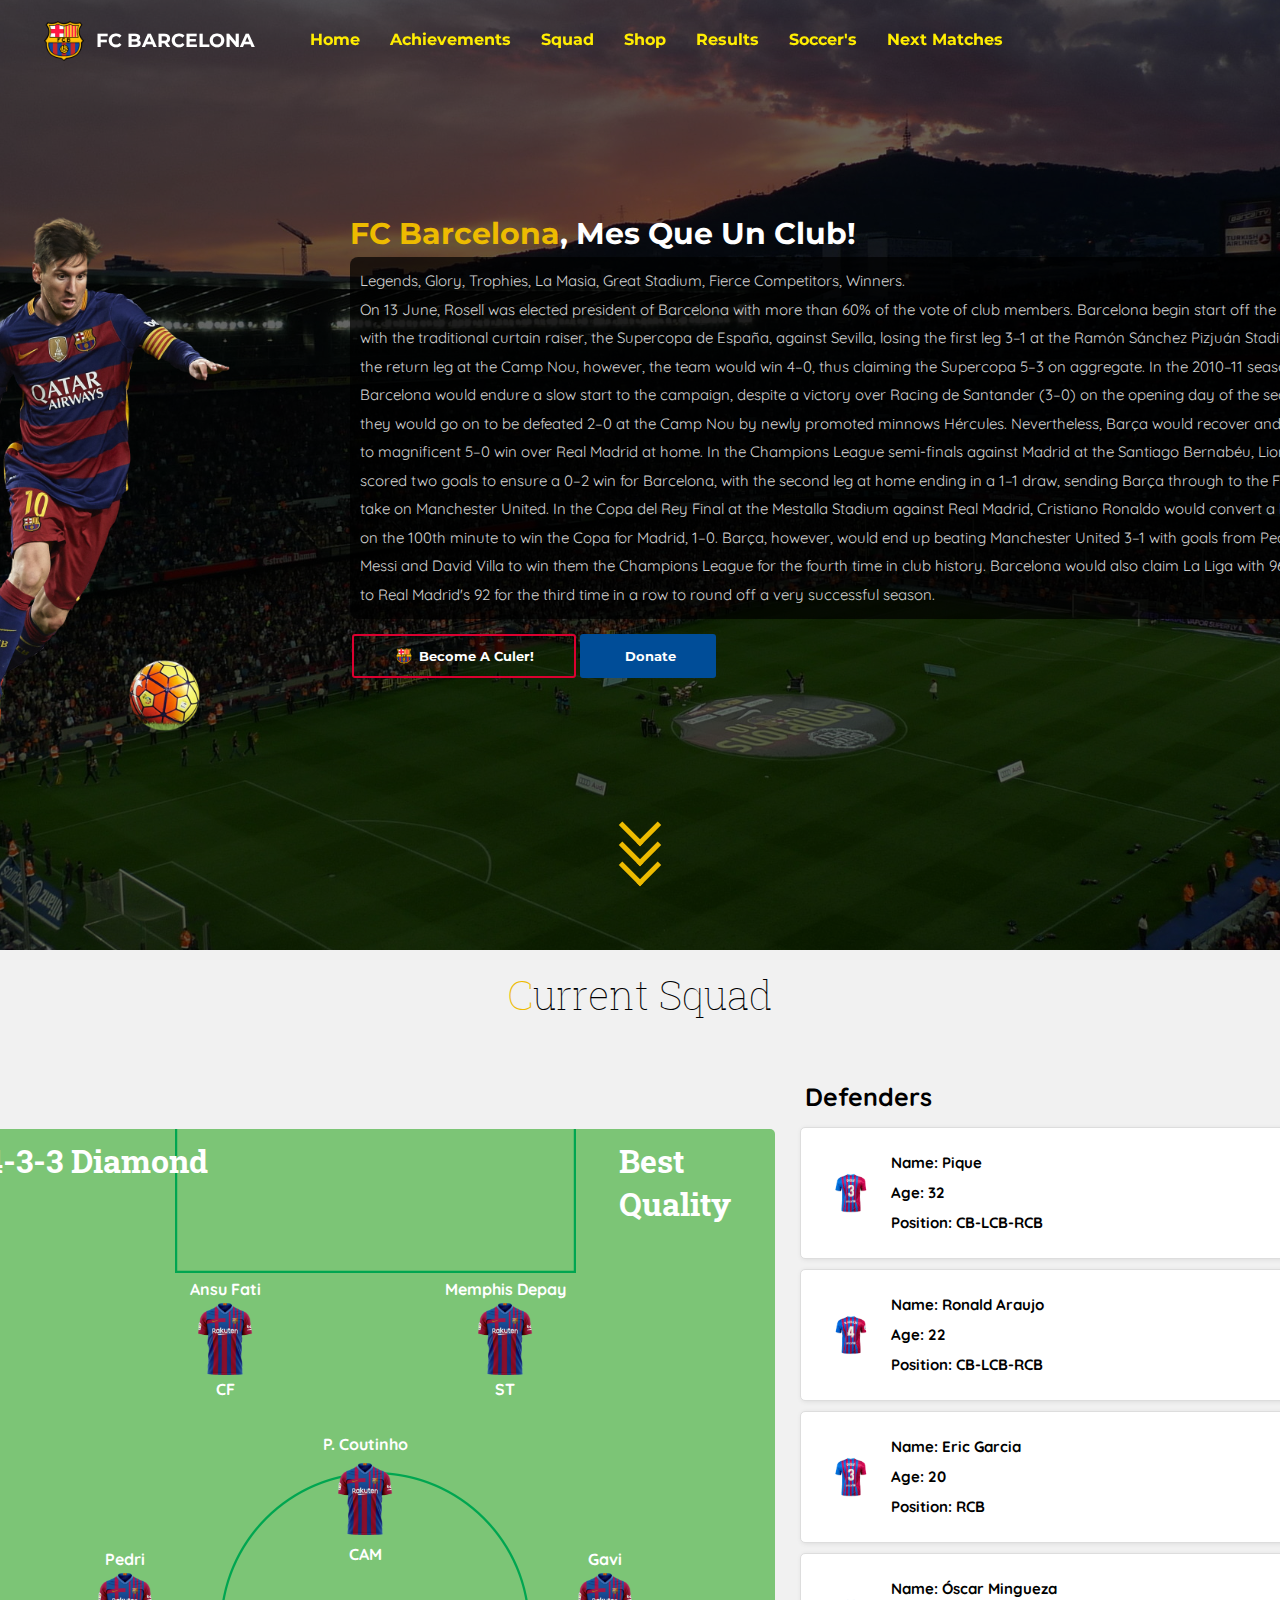
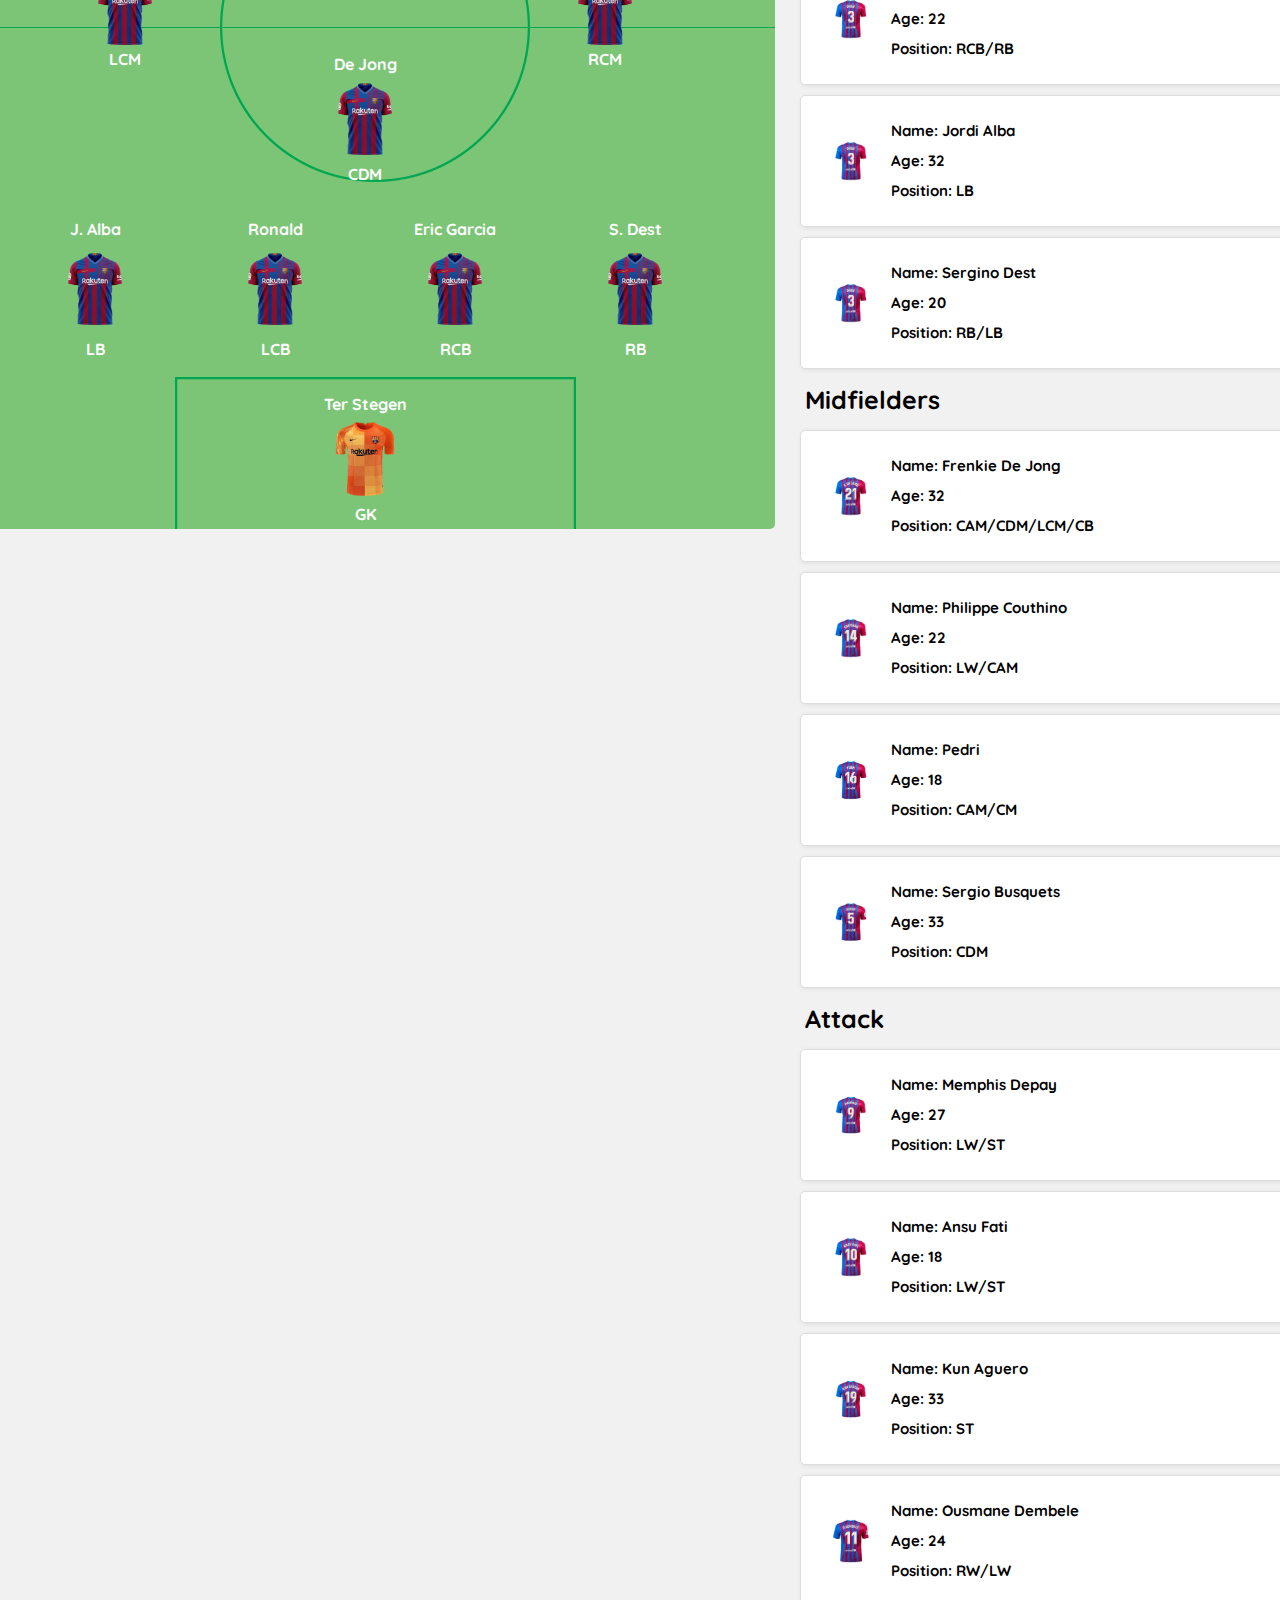
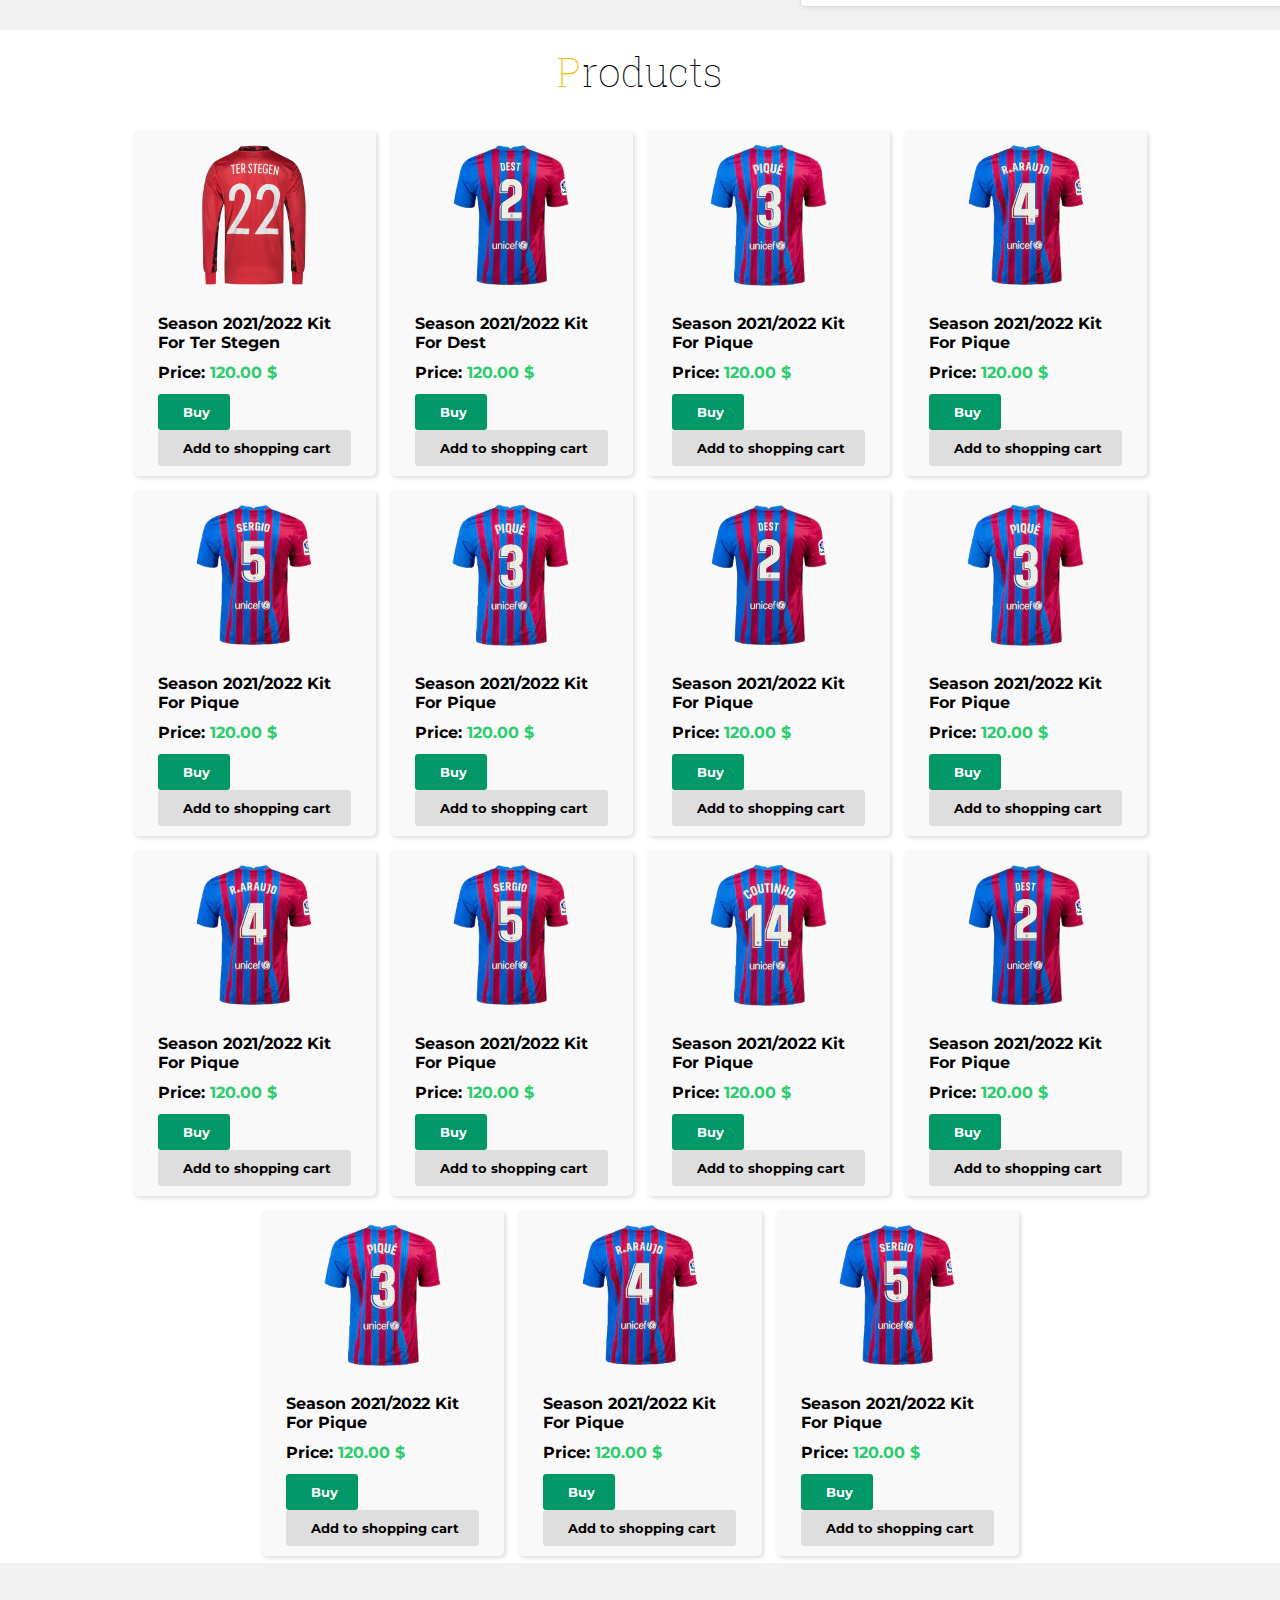
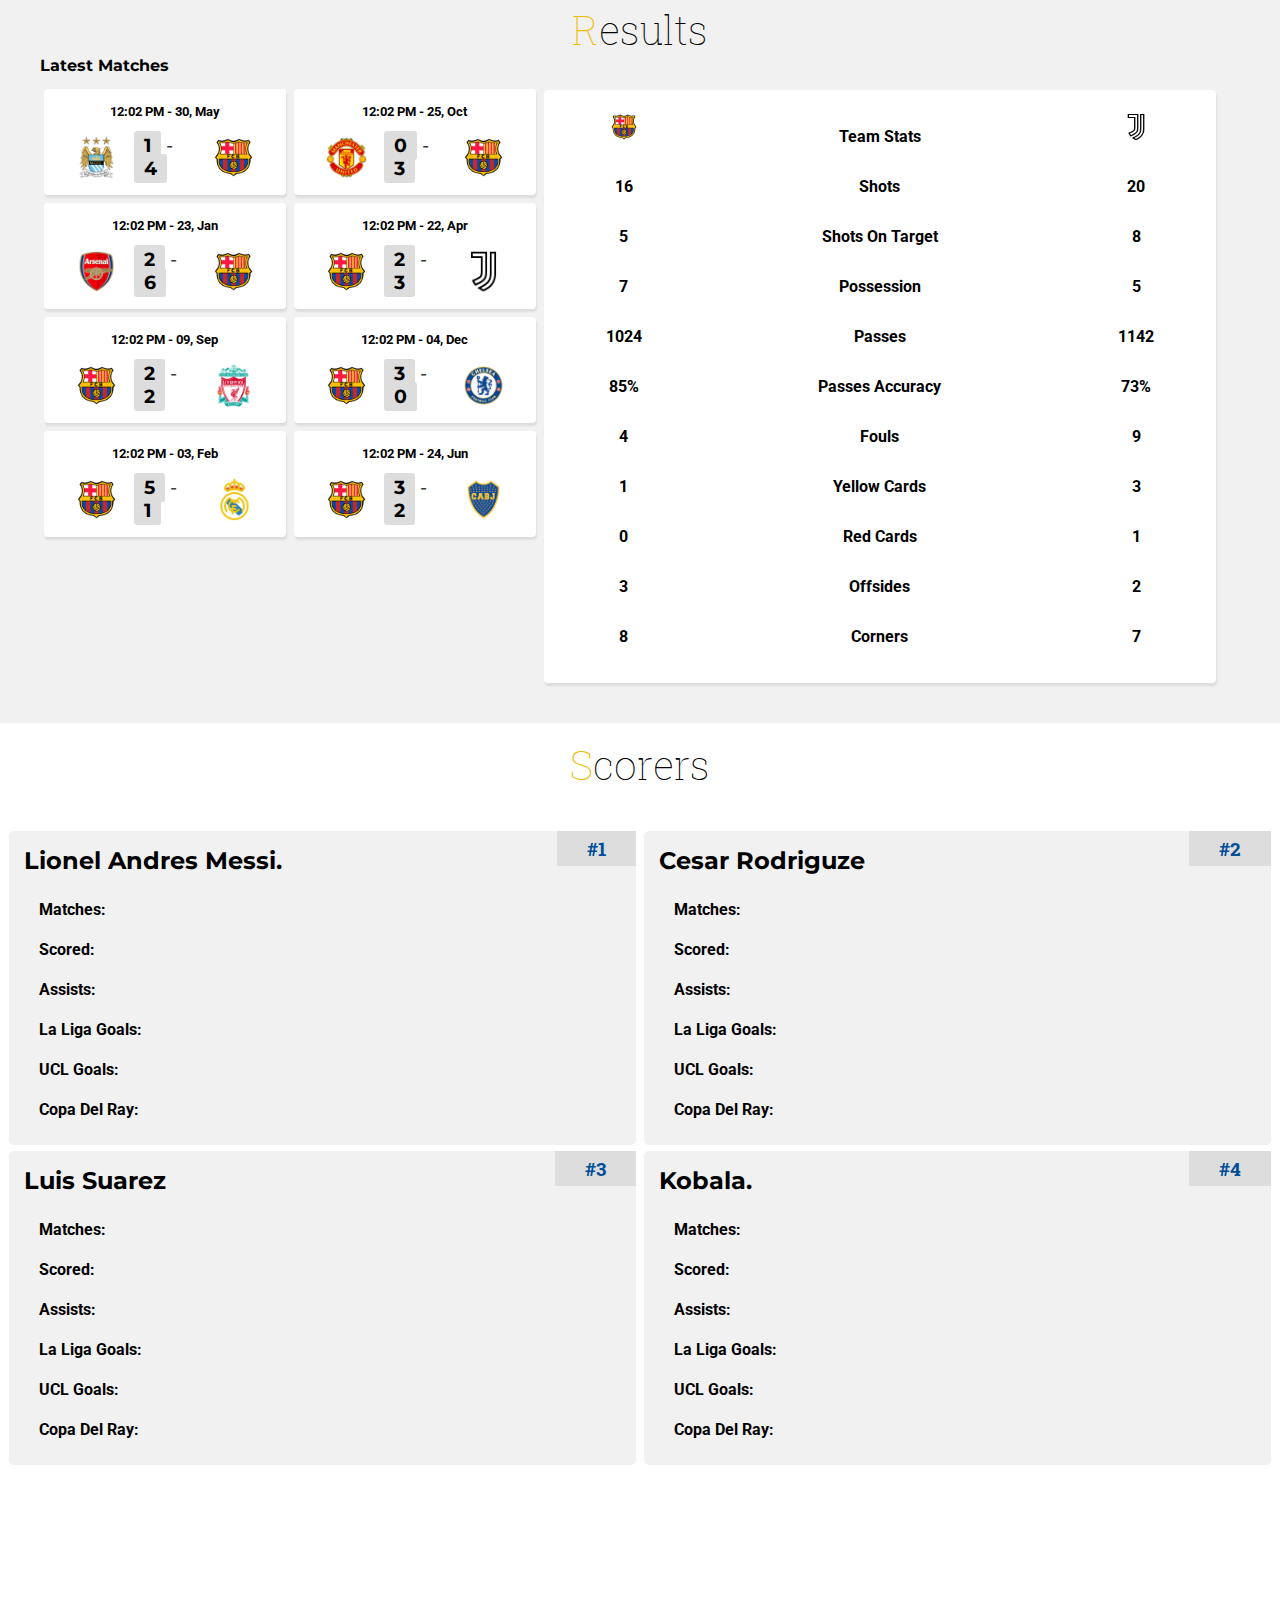
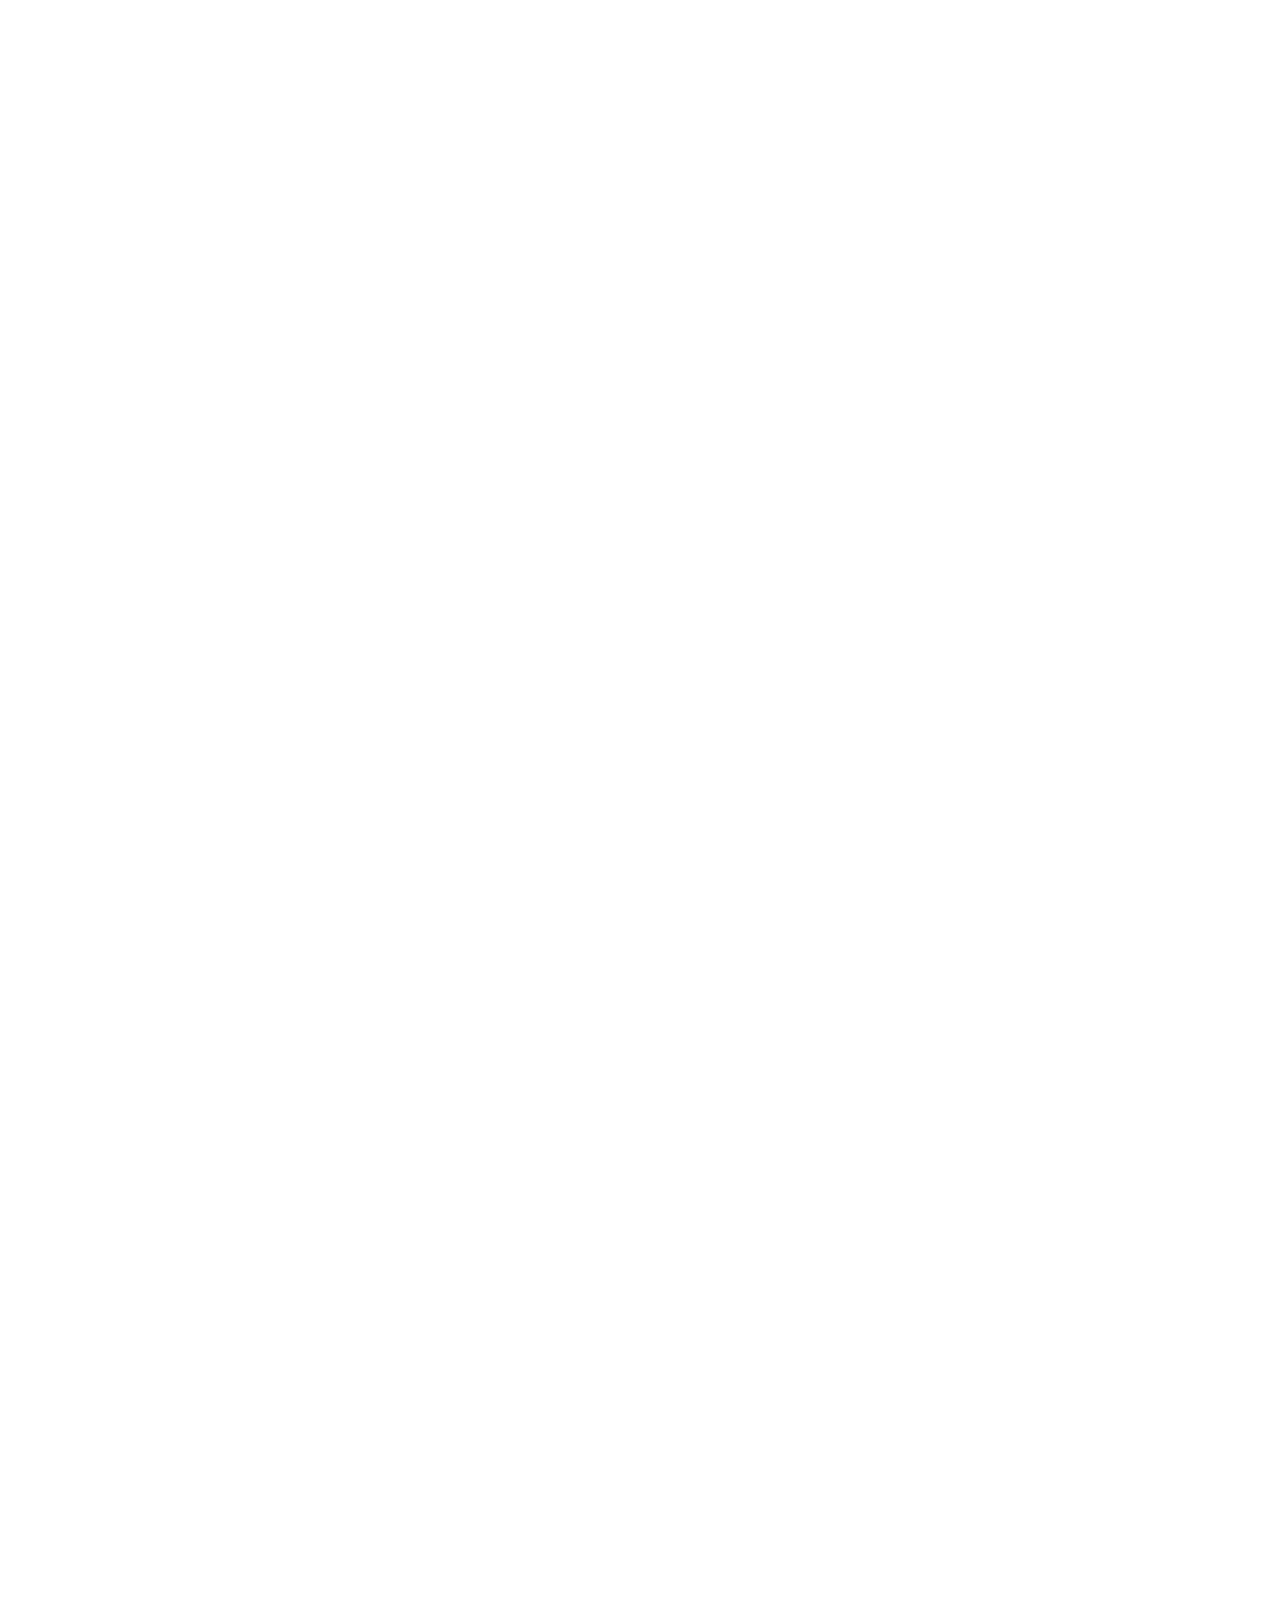
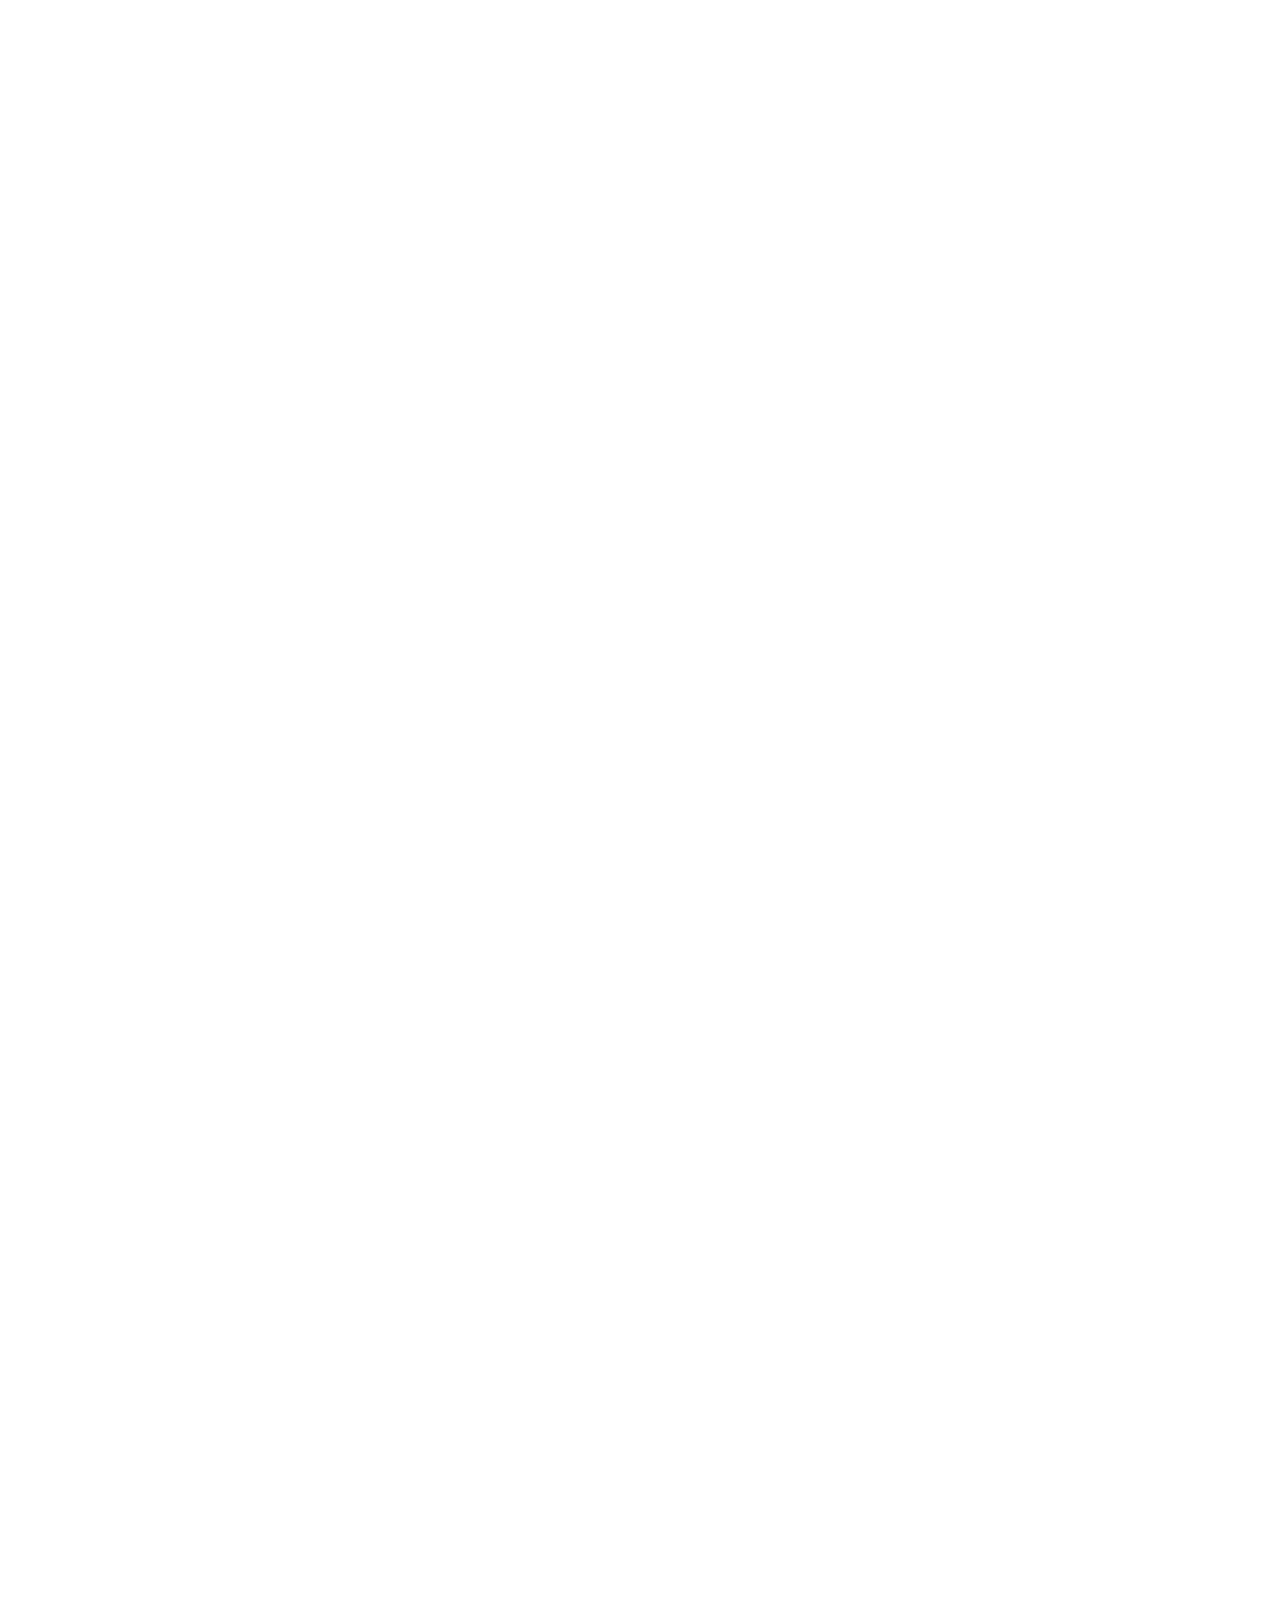
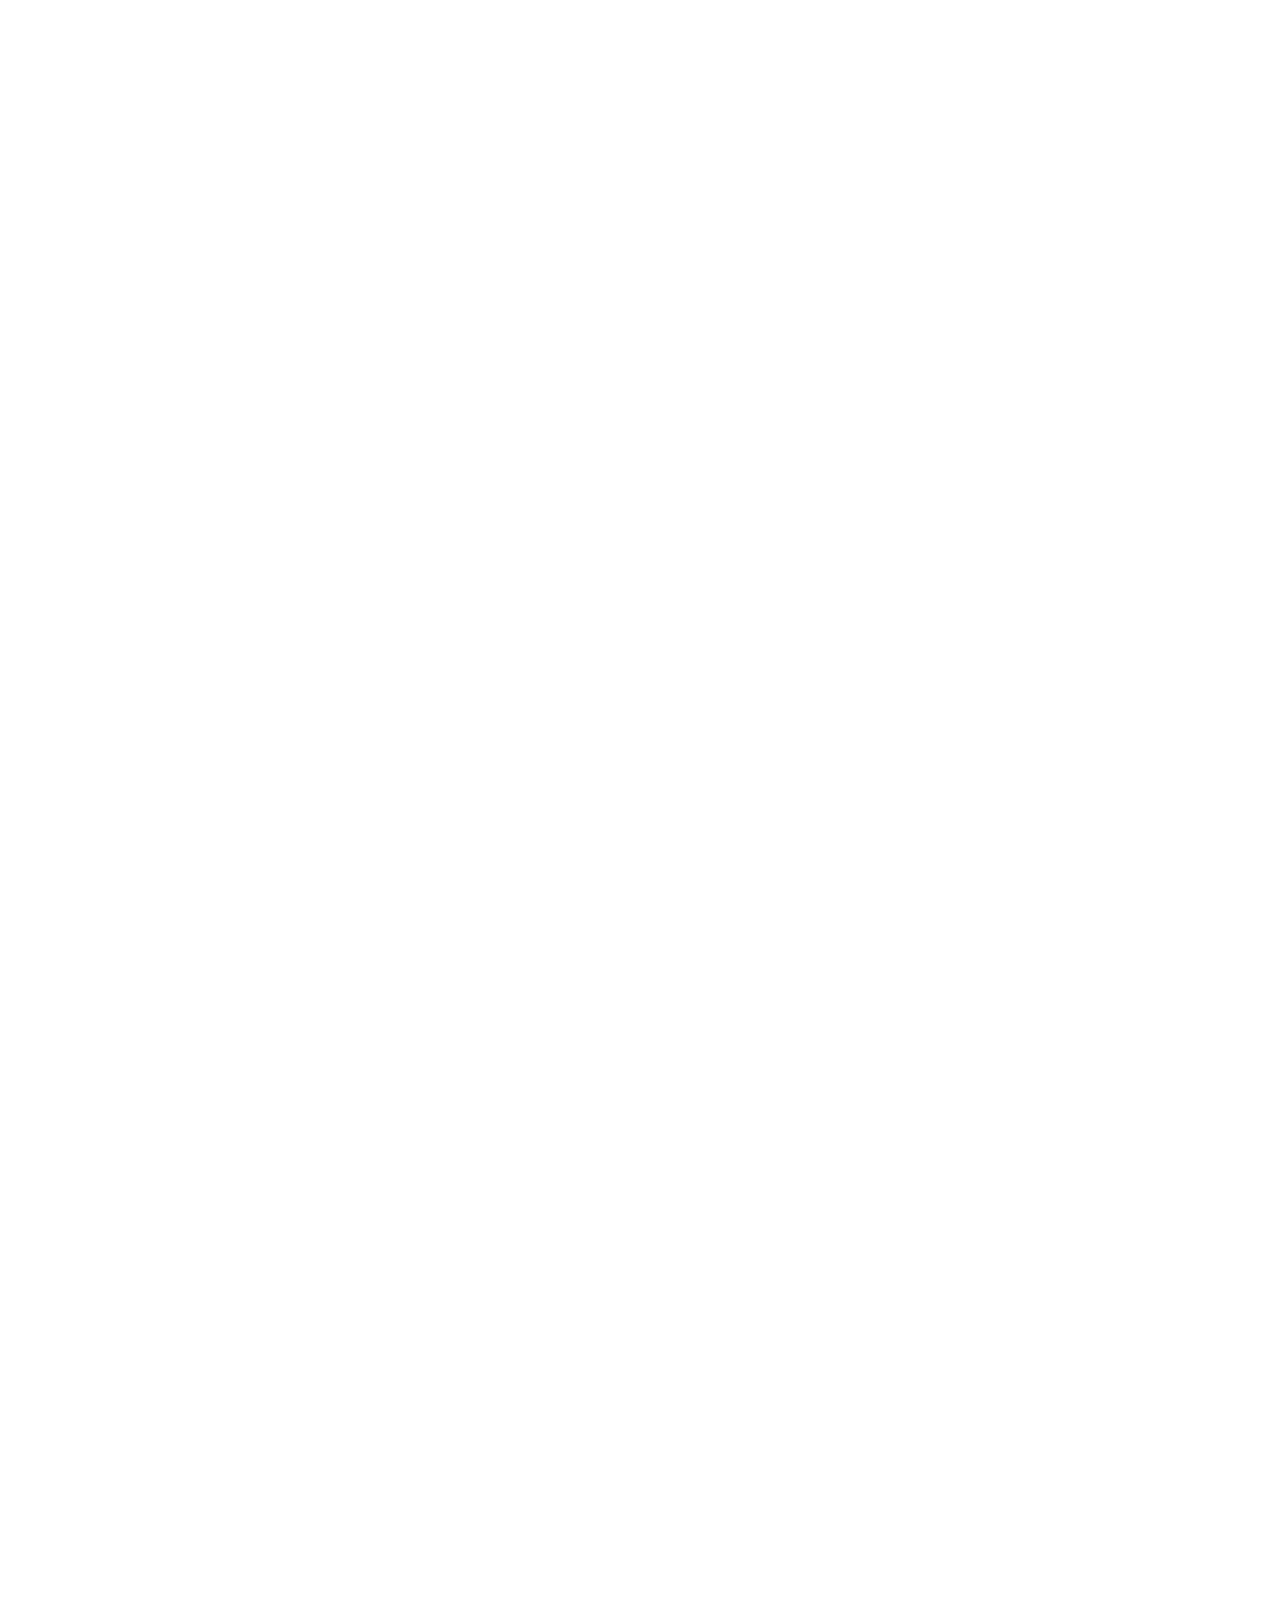
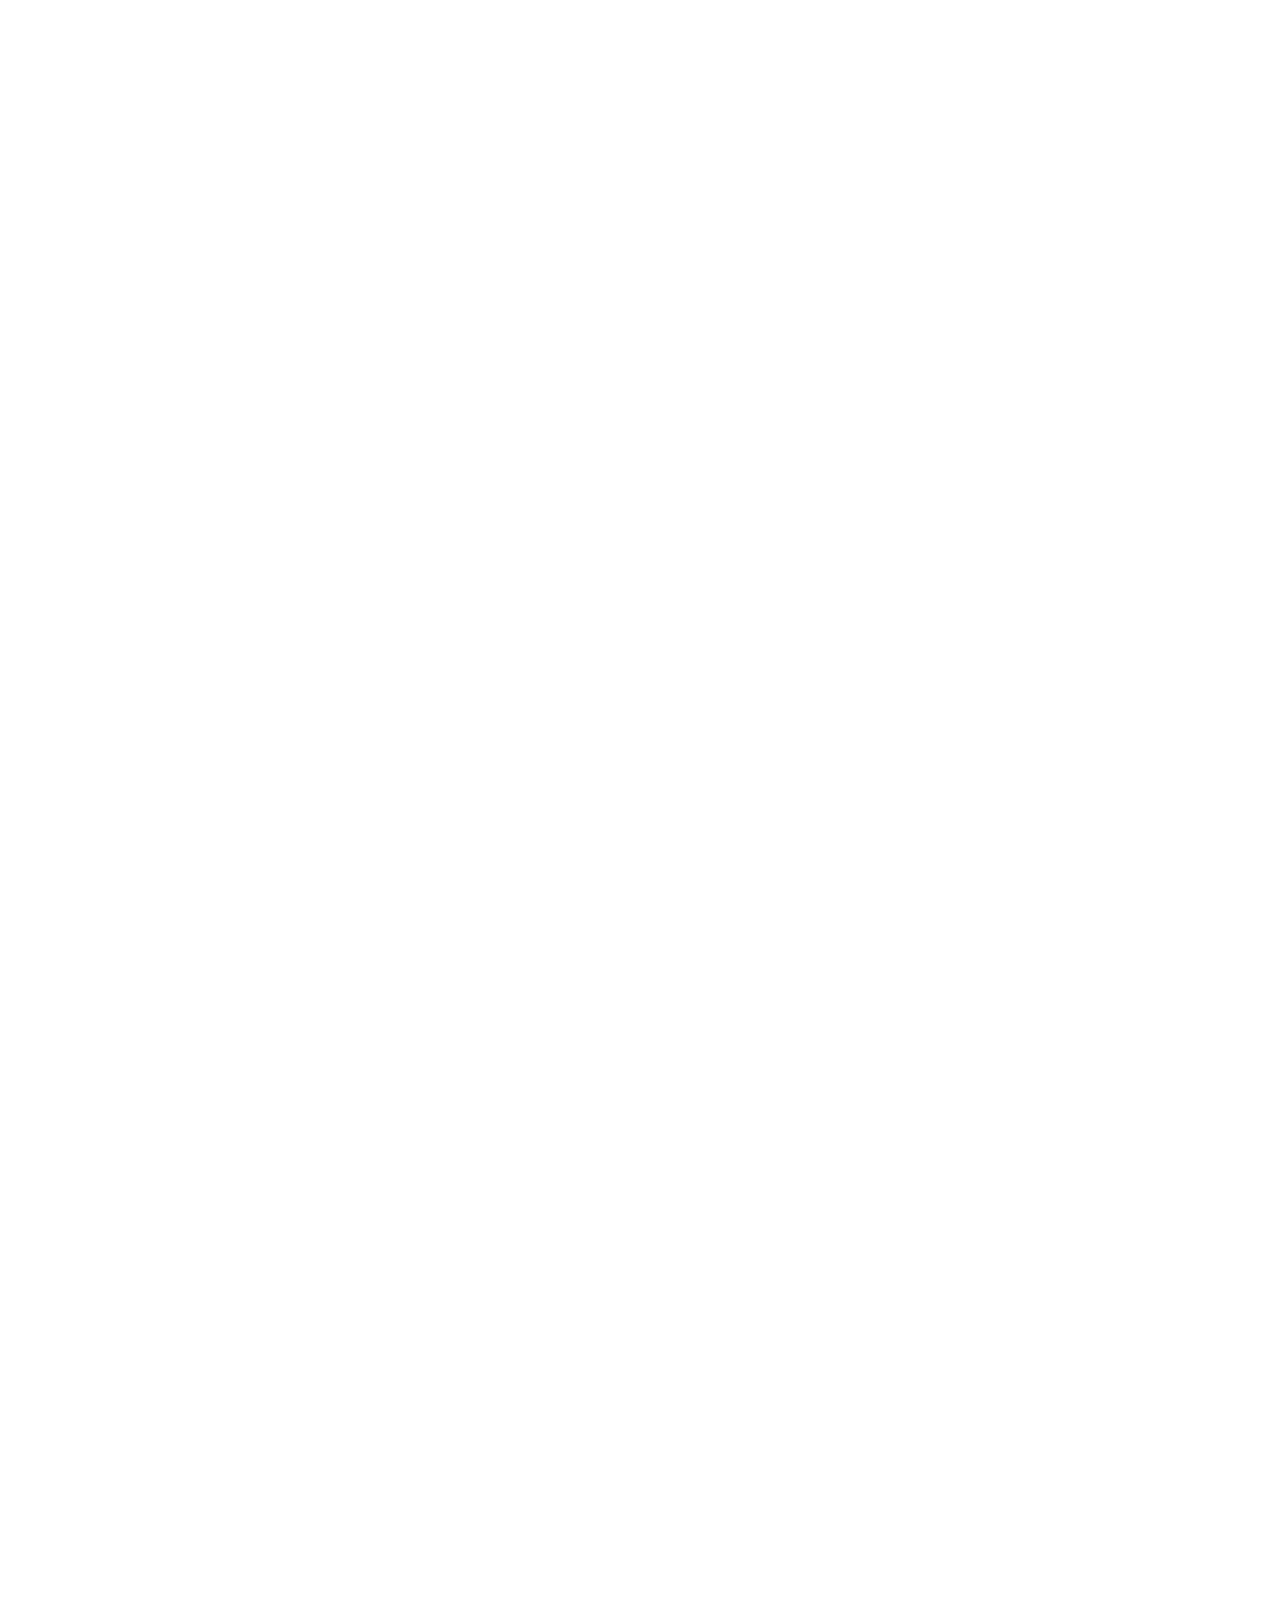
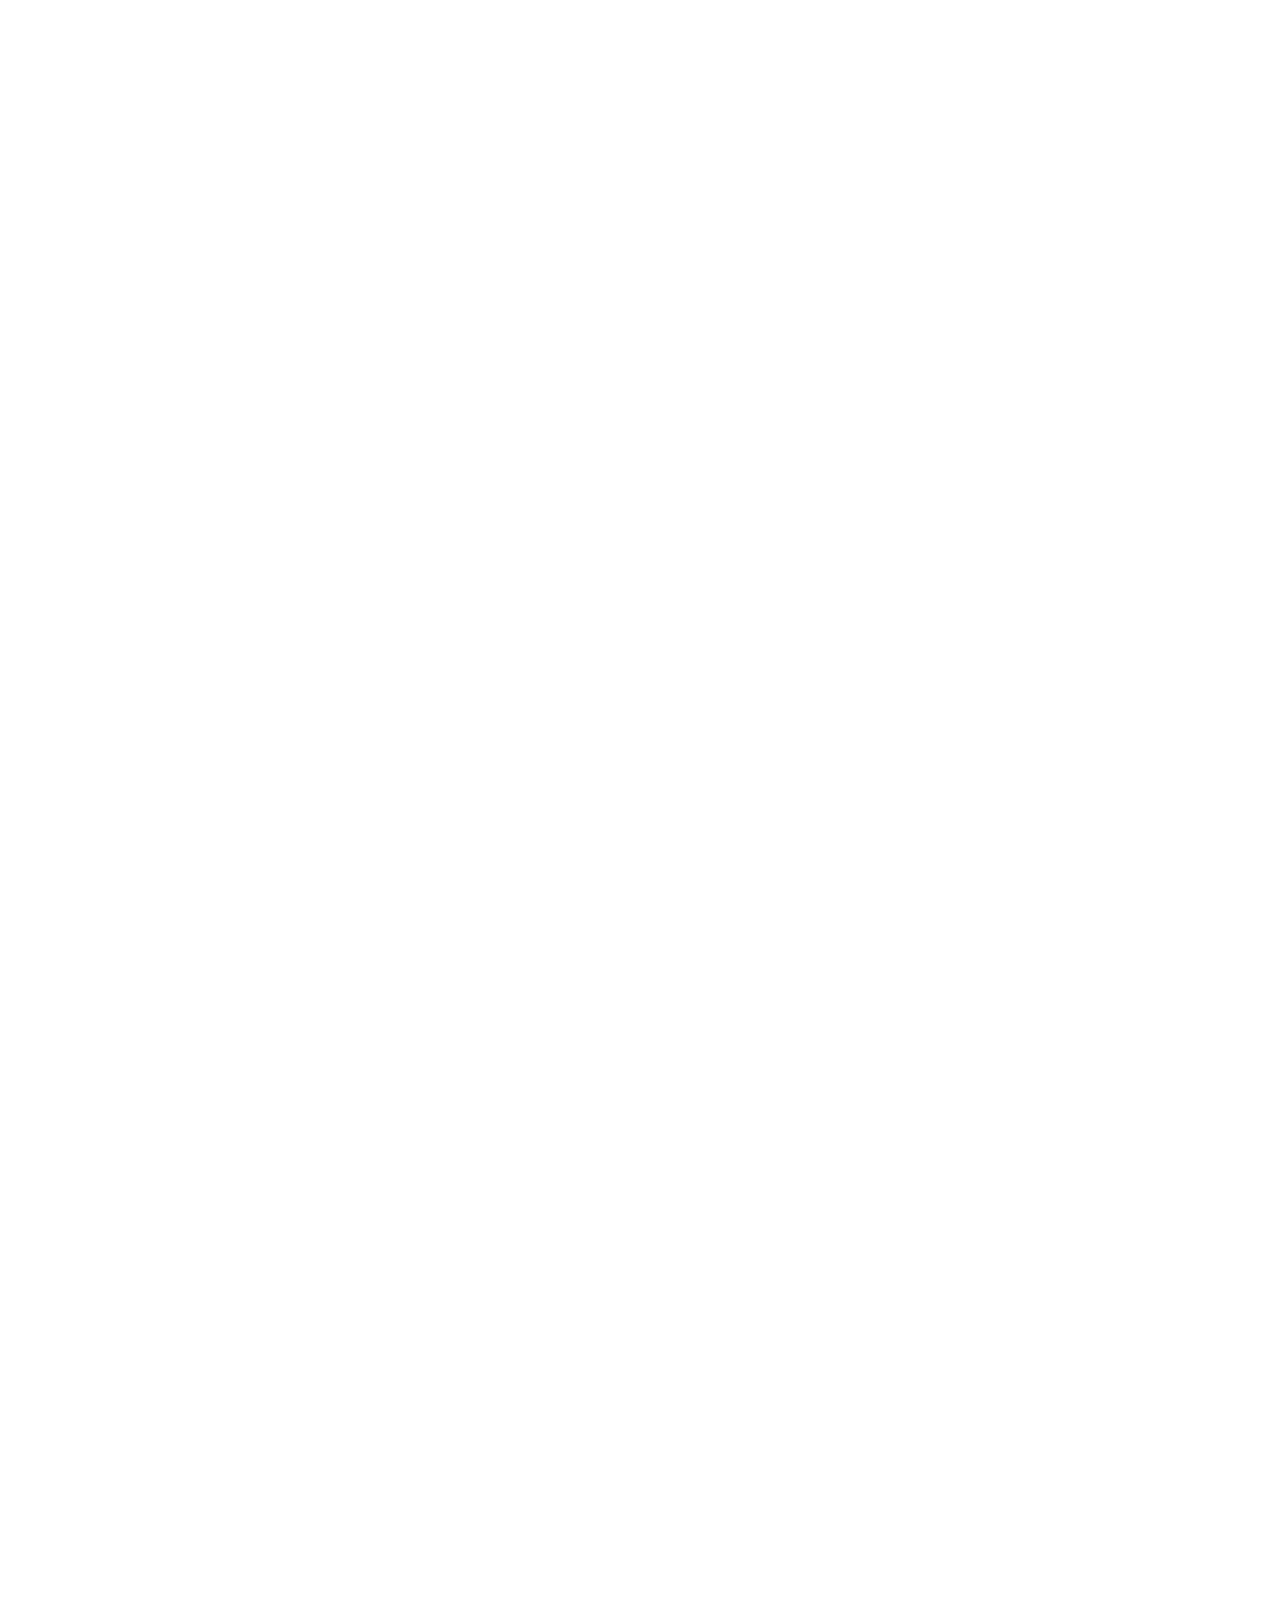
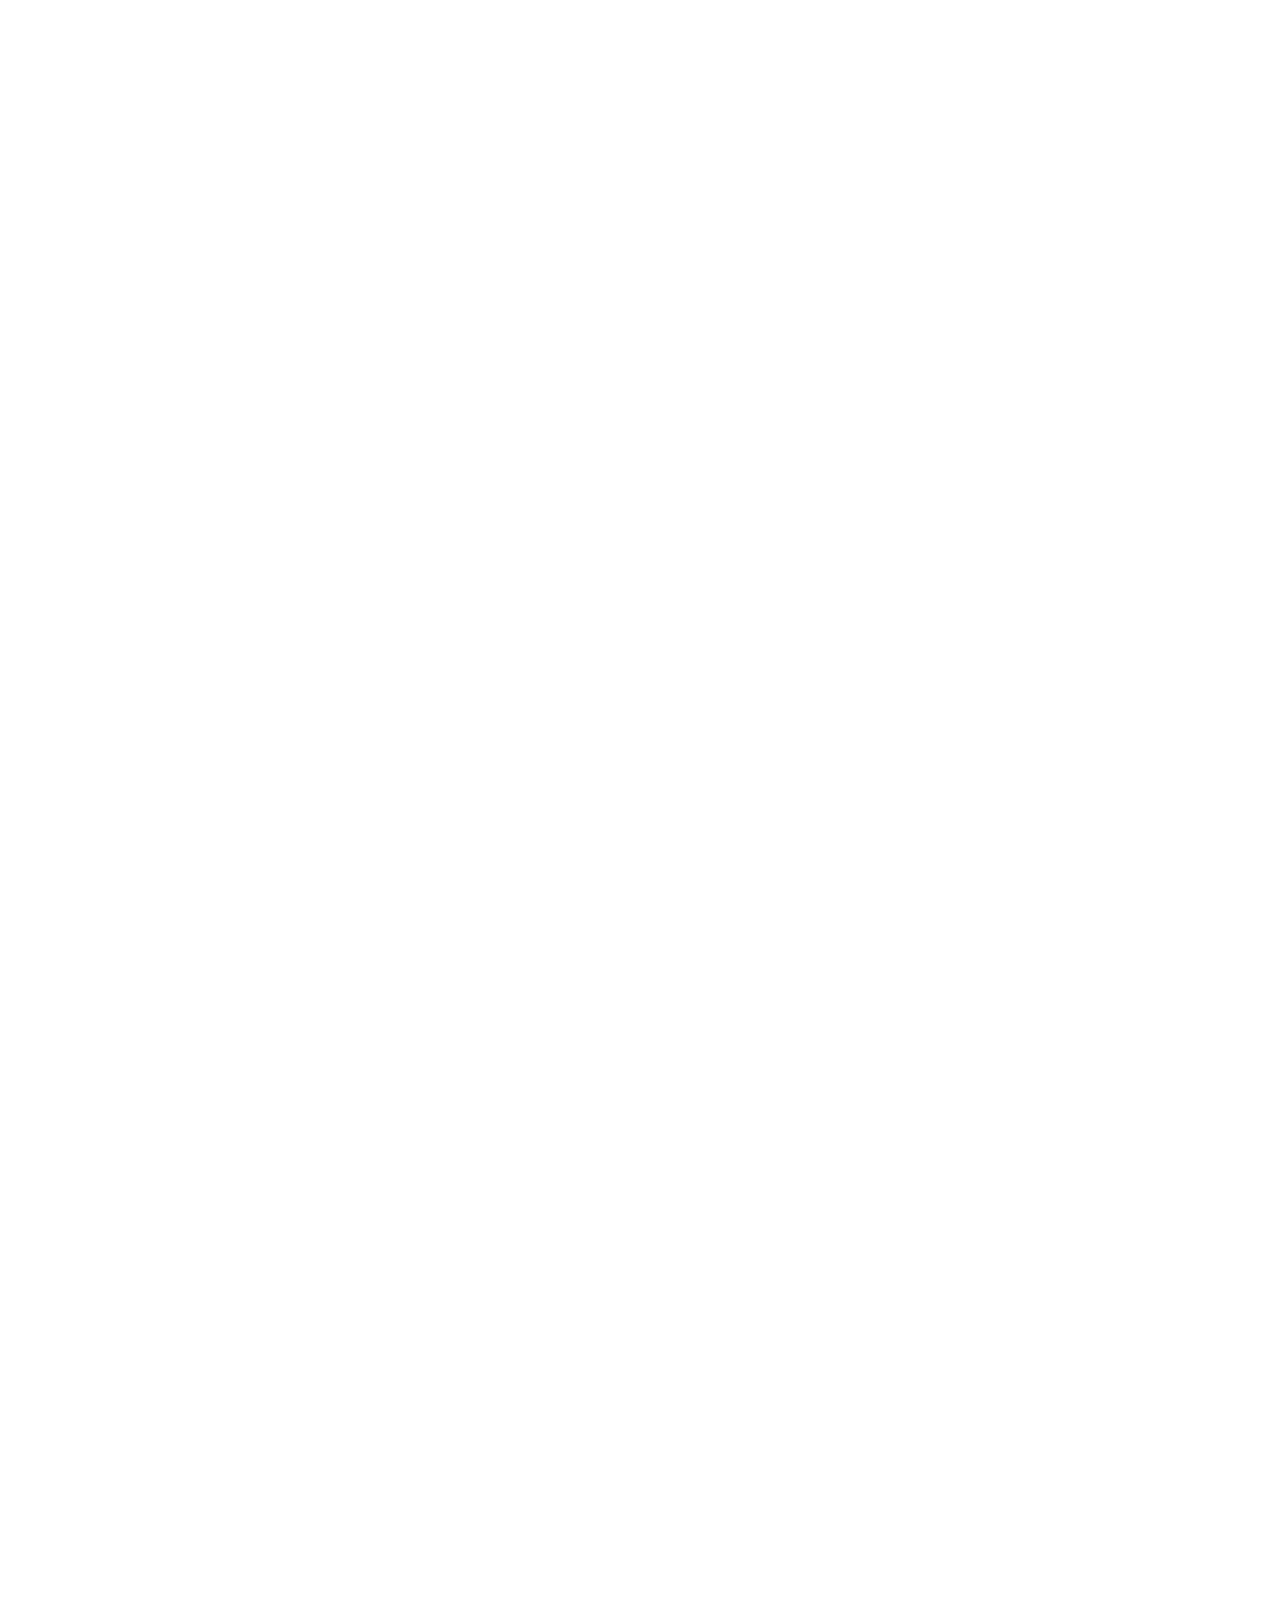
<file: 07-FC Barcelona/index.html>
<!DOCTYPE html>
<html lang="en" dir="ltr">
<head>
  <meta charset="utf-8">
  <title>FC Barcelona - ASaber</title>
  <link rel="stylesheet" href="https://pro.fontawesome.com/releases/v5.10.0/css/all.css" integrity="sha384-AYmEC3Yw5cVb3ZcuHtOA93w35dYTsvhLPVnYs9eStHfGJvOvKxVfELGroGkvsg+p" crossorigin="anonymous"/>
  <link rel="icon" href="icon.png" type="image/x-icon">
  <link rel="stylesheet" href="css/style.css">
</head>
<body>

  <nav id="navbar-main">

    <h3><img src="icon.png" alt="Logo"> FC Barcelona</h3>

    <ul>
      <li><a href="#">Home</a></li>
      <li><a href="#">Achievements</a></li>
      <li><a href="#">Squad</a></li>
      <li><a href="#">Shop</a></li>
      <li><a href="#">Results</a></li>
      <li><a href="#">Soccer's</a></li>
      <li><a href="#">Next Matches</a></li>
    </ul>

  </nav>

  <!-- Intro Section -->

  <section class=home>

    <div class=content>

      <div class="right-item">
        <img src="imgs/messi.png" alt="Messi">
      </div>

      <div class="left-items">
        <h1 class=large-text><span class=text-goldfcb>FC Barcelona</span>, Mes Que Un Club!</h1>
        <p>
          Legends, Glory, Trophies, La Masia, Great Stadium, Fierce Competitors, Winners. <br>

          On 13 June, Rosell was elected president of Barcelona with more than 60% of the vote of club members. Barcelona begin start off the season with the traditional curtain raiser, the Supercopa de España, against Sevilla, losing the first leg 3–1 at the Ramón Sánchez Pizjuán Stadium. In the return leg at the Camp Nou, however, the team would win 4–0, thus claiming the Supercopa 5–3 on aggregate. In the 2010–11 season, Barcelona would endure a slow start to the campaign, despite a victory over Racing de Santander (3–0) on the opening day of the season; they would go on to be defeated 2–0 at the Camp Nou by newly promoted minnows Hércules. Nevertheless, Barça would recover and go on to magnificent 5–0 win over Real Madrid at home. In the Champions League semi-finals against Madrid at the Santiago Bernabéu, Lionel Messi scored two goals to ensure a 0–2 win for Barcelona, with the second leg at home ending in a 1–1 draw, sending Barça through to the Final to take on Manchester United. In the Copa del Rey Final at the Mestalla Stadium against Real Madrid, Cristiano Ronaldo would convert a header on the 100th minute to win the Copa for Madrid, 1–0. Barça, however, would end up beating Manchester United 3–1 with goals from Pedro, Messi and David Villa to win them the Champions League for the fourth time in club history. Barcelona would also claim La Liga with 96 points to Real Madrid's 92 for the third time in a row to round off a very successful season.
        </p>
        <div class="d-flex">
          <button class='btn btn-outline-red'><img src='icon.png' alt=FCB> Become A Culer!</button>
          <button class='btn btn-blue'><i class='fas fa-donate'></i> Donate</button>
        </div>
      </div>

      <div class="arrow">
        <span></span>
        <span></span>
        <span></span>
      </div>

    </div>

  </section>

<!--  &lt;!&ndash; Achievements Section &ndash;&gt;-->

<!--  <section class=achievements>-->

<!--    <h3 class=section-header>Achievements</h3>-->

<!--    <div class="flex-d elements">-->

<!--      <div class="trophy">-->
<!--        <img src="imgs/cl.png" alt="">-->
<!--        <div class="info">-->
<!--          <h1>UEFA Champions League.</h1>-->
<!--          <span class="date">1992 ( Wembley ) , 2006 ( Paris ), 2009 ( Rome ), 2011 ( Wembley ), 2015 ( Berlin ).</span>-->
<!--          <span class="titles-num"><span>5</span> Titles.</span>-->
<!--        </div>-->
<!--      </div>-->

<!--      <div class="trophy">-->
<!--        <img src="imgs/world-cup.png" alt="">-->
<!--        <div class="info">-->
<!--          <h1>FIFA Club World Cup.</h1>-->
<!--          <span class="date">2009, 2011, 2015</span>-->
<!--          <span class="titles-num"><span>3</span> Titles.</span>-->
<!--        </div>-->
<!--      </div>-->


<!--      <div class="trophy">-->
<!--        <img src="imgs/eu-cup.png" alt="">-->
<!--        <div class="info">-->
<!--          <h1>European Super Cup.</h1>-->
<!--          <span class="date">1993, 1998, 2010, 2012, 2016</span>-->
<!--          <span class="titles-num"><span>5</span> Titles.</span>-->
<!--        </div>-->
<!--      </div>-->

<!--      <div class="trophy">-->
<!--        <img src="imgs/la-liga.png" alt="">-->
<!--        <div class="info">-->
<!--          <h1>La Liga.</h1>-->
<!--          <span class="date">-->
<!--            1929, 1945, 1948, 1949, 1952, 1953, 1959, 1960, 1974, 1985, 1991, 1992, 1993, 1994, 1998, 1999, 2005, 2006, 2009, 2010, 2011, 2013, 2015, 2016, 2018, 2019-->
<!--          </span>-->
<!--          <span class="titles-num"><span>26</span> Titles.</span>-->
<!--        </div>-->
<!--      </div>-->

<!--      <div class="trophy">-->
<!--        <img src="imgs/copa.png" alt="">-->
<!--        <div class="info">-->
<!--          <h1>Copa Del Rey.</h1>-->
<!--          <span class="date">-->
<!--            1910, 1912, 1913, 1920, 1922, 1925, 1926, 1928, 1942, 1951, 1952, 1953, 1957, 1959, 1963, 1968, 1971, 1978, 1981, 1983, 1988, 1990, 1997, 1998, 2009, 2012, 2015, 2016, 2017, 2018, 2021-->
<!--          </span>-->
<!--          <span class="titles-num"><span>31</span> Titles.</span>-->
<!--        </div>-->
<!--      </div>-->

<!--      <div class="trophy trophy-total">-->
<!--        <h1><img src="imgs/achievement.png" alt="Achievement"> Total Trophies </h1>-->
<!--        <h3><span class="num">75</span> Local Trophy</h3>-->
<!--        <h3><span class="num">17</span> European Trophy</h3>-->
<!--      </div>-->

<!--      <div class="trophy trophy-total trophy-total-left">-->
<!--        <h1><img src="imgs/soccer.png" alt="Achievement" > Top Championship </h1>-->
<!--        <h3><span class="num">35</span> Lionel Messi <span class="pos">( CF / RW / CAM )</span></h3>-->
<!--        <h3><span class="num">31</span> Andres Inesita <span class="pos">( CM / CAM )</span></h3>-->
<!--      </div>-->

<!--    </div>-->

<!--  </section>-->

  <!-- Squad Section -->

  <section class="squad">

    <h3 class=section-header>Current Squad</h3>

    <div class="d-flex" style="align-content: center; justify-content: center">

      <div class="field-of-squad">

        <div class="formation-info">
          <h1 class="formation-text">4-3-3 Diamond</h1>
          <h1 class="quote">Best Quality</h1>
        </div>
        <img src="imgs/field-ps.png" class="field-img">

        <div class="players">
          <div class="attack">
            <div class="cf" name-p="Ansu Fati" pos="CF"><img src="imgs/squad/kit.png" class="cf"></div>
            <div class="st" name-p="Memphis Depay" pos="ST"><img src="imgs/squad/kit.png" class="st"></div>
          </div>

          <div class="cam-mid">
            <div class="cam" name-p="P. Coutinho" pos="CAM"><img src="imgs/squad/kit.png" class="cam"></div>
          </div>

          <div class="midfield">
            <div class="lcm" name-p="Pedri" pos="LCM"><img src="imgs/squad/kit.png" class="lcm"></div>
            <div class="rcm" name-p="Gavi" pos="RCM"><img src="imgs/squad/kit.png" class="rcm"></div>
          </div>

          <div class="de-mid">
            <div class="cdm" name-p="De Jong" pos="CDM"><img src="imgs/squad/kit.png" class="cdm"></div>

          </div>

          <div class="defense">
            <div class="lb" name-p="J. Alba" pos="LB"><img src="imgs/squad/kit.png" class="lb"></div>
            <div class="lcb" name-p="Ronald" pos="LCB"><img src="imgs/squad/kit.png" class="lcb"></div>
            <div class="rcb" name-p="Eric Garcia" pos="RCB"><img src="imgs/squad/kit.png" class="rcb"></div>
            <div class="rb" name-p="S. Dest" pos="RB"><img src="imgs/squad/kit.png" class="rb"></div>
          </div>
          <div class="goalkeeper">
            <div name-p="Ter Stegen" pos="GK"><img src="imgs/squad/goal-kit.png" class="gk"></div>
          </div>
        </div>

      </div>

      <div class="all-players">

        <h3>Defenders</h3>
        <div class="all-players-content">
          <div class="player" pos="CB/LCB/RCB">
            <img src="imgs/jerseys/3.png" alt="Pique">
            <h3>
              <span>Name: Pique</span>
              <span>Age: 32</span>
              <span>Position: CB-LCB-RCB</span>
            </h3>
          </div>

          <div class="player" pos="CB/LCB/RCB">
            <img src="imgs/jerseys/4.png" alt="Pique">
            <h3>
              <span>Name: Ronald Araujo</span>
              <span>Age: 22</span>
              <span>Position: CB-LCB-RCB</span>
            </h3>
          </div>
          <div class="player" pos="CB/LCB/RCB">
            <img src="imgs/jerseys/3.png" alt="Pique">
            <h3>
              <span>Name: Eric Garcia</span>
              <span>Age: 20</span>
              <span>Position: RCB</span>
            </h3>
          </div>

          <div class="player" pos="RCB/RB">
            <img src="imgs/jerseys/3.png" alt="Pique">
            <h3>
              <span>Name: Óscar Mingueza</span>
              <span>Age: 22</span>
              <span>Position: RCB/RB</span>
            </h3>
          </div>

          <div class="player" pos="CB/LCB/RCB">
            <img src="imgs/jerseys/3.png" alt="Pique">
            <h3>
              <span>Name: Jordi Alba</span>
              <span>Age: 32</span>
              <span>Position: LB</span>
            </h3>
          </div>

          <div class="player" pos="CB/LCB/RCB">
            <img src="imgs/jerseys/3.png" alt="Pique">
            <h3>
              <span>Name: Sergino Dest</span>
              <span>Age: 20</span>
              <span>Position: RB/LB</span>
            </h3>
          </div>



        </div>

        <h3>Midfielders</h3>
        <div class="all-players-content">
          <div class="player">
            <img src="imgs/jerseys/21.png">
            <h3>
              <span>Name: Frenkie De Jong</span>
              <span>Age: 32</span>
              <span>Position: CAM/CDM/LCM/CB</span>
            </h3>
          </div>

          <div class="player">
            <img src="imgs/jerseys/14.png">
            <h3>
              <span>Name: Philippe Couthino</span>
              <span>Age: 22</span>
              <span>Position: LW/CAM</span>
            </h3>
          </div>

          <div class="player">
            <img src="imgs/jerseys/16.png">
            <h3>
              <span>Name: Pedri</span>
              <span>Age: 18</span>
              <span>Position: CAM/CM</span>
            </h3>
          </div>

          <div class="player">
            <img src="imgs/jerseys/5.png">
            <h3>
              <span>Name: Sergio Busquets</span>
              <span>Age: 33</span>
              <span>Position: CDM</span>
            </h3>
          </div>

        </div>

        <h3>Attack</h3>
        <div class="all-players-content">
          <div class="player">
            <img src="imgs/jerseys/9.png">
            <h3>
              <span>Name: Memphis Depay</span>
              <span>Age: 27</span>
              <span>Position: LW/ST</span>
            </h3>
          </div>

          <div class="player">
            <img src="imgs/jerseys/10.png">
            <h3>
              <span>Name: Ansu Fati</span>
              <span>Age: 18</span>
              <span>Position: LW/ST</span>
            </h3>
          </div>

          <div class="player">
            <img src="imgs/jerseys/19.png" alt="Pique">
            <h3>
              <span>Name: Kun Aguero</span>
              <span>Age: 33</span>
              <span>Position: ST</span>
            </h3>
          </div>

          <div class="player">
            <img src="imgs/jerseys/11.png" alt="Pique">
            <h3>
              <span>Name: Ousmane Dembele</span>
              <span>Age: 24</span>
              <span>Position: RW/LW</span>
            </h3>
          </div>



        </div>
      </div>

    </div>

  </section>

  <!-- Shop Section -->

  <section class="shop">

    <h3 class=section-header>Products</h3>

    <div class="products d-flex jus-center">

      <div class="product">

        <img src="imgs/jerseys/1.png" alt="Buy">

        <div class="info">
          <h4>Season 2021/2022 Kit For Ter Stegen</h4>
          <span>Price: <span>120.00 $</span></span>
          <button class="btn btn-light"><i class="fas fa-dollar-sign"></i> Buy</button>
          <button class="btn btn-second"><i class="fas fa-shopping-cart"></i> Add to shopping cart</button>
        </div>

      </div>

      <div class="product">

        <img src="imgs/jerseys/2.png" alt="Buy">

        <div class="info">
          <h4>Season 2021/2022 Kit For Dest</h4>
          <span>Price: <span>120.00 $</span></span>
          <button class="btn btn-light"><i class="fas fa-dollar-sign"></i> Buy</button>
          <button class="btn btn-second"><i class="fas fa-shopping-cart"></i> Add to shopping cart</button>
        </div>

      </div>

      <div class="product">

        <img src="imgs/jerseys/3.png" alt="Buy">

        <div class="info">
          <h4>Season 2021/2022 Kit For Pique</h4>
          <span>Price: <span>120.00 $</span></span>
          <button class="btn btn-light"><i class="fas fa-dollar-sign"></i> Buy</button>
          <button class="btn btn-second"><i class="fas fa-shopping-cart"></i> Add to shopping cart</button>
        </div>
      </div>

      <div class="product">

        <img src="imgs/jerseys/4.png" alt="Buy">

        <div class="info">
          <h4>Season 2021/2022 Kit For Pique</h4>
          <span>Price: <span>120.00 $</span></span>
          <button class="btn btn-light"><i class="fas fa-dollar-sign"></i> Buy</button>
          <button class="btn btn-second"><i class="fas fa-shopping-cart"></i> Add to shopping cart</button>
        </div>

      </div>

      <div class="product">

        <img src="imgs/jerseys/5.png" alt="Buy">

        <div class="info">
          <h4>Season 2021/2022 Kit For Pique</h4>
          <span>Price: <span>120.00 $</span></span>
          <button class="btn btn-light"><i class="fas fa-dollar-sign"></i> Buy</button>
          <button class="btn btn-second"><i class="fas fa-shopping-cart"></i> Add to shopping cart</button>
        </div>

      </div>

      <div class="product">

        <img src="imgs/jerseys/3.png" alt="Buy">

        <div class="info">
          <h4>Season 2021/2022 Kit For Pique</h4>
          <span>Price: <span>120.00 $</span></span>
          <button class="btn btn-light"><i class="fas fa-dollar-sign"></i> Buy</button>
          <button class="btn btn-second"><i class="fas fa-shopping-cart"></i> Add to shopping cart</button>
        </div>

      </div>

      <div class="product">

        <img src="imgs/jerseys/2.png" alt="Buy">

        <div class="info">
          <h4>Season 2021/2022 Kit For Pique</h4>
          <span>Price: <span>120.00 $</span></span>
          <button class="btn btn-light"><i class="fas fa-dollar-sign"></i> Buy</button>
          <button class="btn btn-second"><i class="fas fa-shopping-cart"></i> Add to shopping cart</button>
        </div>

      </div>

      <div class="product">

        <img src="imgs/jerseys/3.png" alt="Buy">

        <div class="info">
          <h4>Season 2021/2022 Kit For Pique</h4>
          <span>Price: <span>120.00 $</span></span>
          <button class="btn btn-light"><i class="fas fa-dollar-sign"></i> Buy</button>
          <button class="btn btn-second"><i class="fas fa-shopping-cart"></i> Add to shopping cart</button>
        </div>
      </div>

      <div class="product">

        <img src="imgs/jerseys/4.png" alt="Buy">

        <div class="info">
          <h4>Season 2021/2022 Kit For Pique</h4>
          <span>Price: <span>120.00 $</span></span>
          <button class="btn btn-light"><i class="fas fa-dollar-sign"></i> Buy</button>
          <button class="btn btn-second"><i class="fas fa-shopping-cart"></i> Add to shopping cart</button>
        </div>

      </div>

      <div class="product">

        <img src="imgs/jerseys/5.png" alt="Buy">

        <div class="info">
          <h4>Season 2021/2022 Kit For Pique</h4>
          <span>Price: <span>120.00 $</span></span>
          <button class="btn btn-light"><i class="fas fa-dollar-sign"></i> Buy</button>
          <button class="btn btn-second"><i class="fas fa-shopping-cart"></i> Add to shopping cart</button>
        </div>

      </div>

      <div class="product">

        <img src="imgs/jerseys/14.png" alt="Buy">

        <div class="info">
          <h4>Season 2021/2022 Kit For Pique</h4>
          <span>Price: <span>120.00 $</span></span>
          <button class="btn btn-light"><i class="fas fa-dollar-sign"></i> Buy</button>
          <button class="btn btn-second"><i class="fas fa-shopping-cart"></i> Add to shopping cart</button>
        </div>

      </div>

      <div class="product">

        <img src="imgs/jerseys/2.png" alt="Buy">

        <div class="info">
          <h4>Season 2021/2022 Kit For Pique</h4>
          <span>Price: <span>120.00 $</span></span>
          <button class="btn btn-light"><i class="fas fa-dollar-sign"></i> Buy</button>
          <button class="btn btn-second"><i class="fas fa-shopping-cart"></i> Add to shopping cart</button>
        </div>

      </div>

      <div class="product">

        <img src="imgs/jerseys/3.png" alt="Buy">

        <div class="info">
          <h4>Season 2021/2022 Kit For Pique</h4>
          <span>Price: <span>120.00 $</span></span>
          <button class="btn btn-light"><i class="fas fa-dollar-sign"></i> Buy</button>
          <button class="btn btn-second"><i class="fas fa-shopping-cart"></i> Add to shopping cart</button>
        </div>
      </div>

      <div class="product">

        <img src="imgs/jerseys/4.png" alt="Buy">

        <div class="info">
          <h4>Season 2021/2022 Kit For Pique</h4>
          <span>Price: <span>120.00 $</span></span>
          <button class="btn btn-light"><i class="fas fa-dollar-sign"></i> Buy</button>
          <button class="btn btn-second"><i class="fas fa-shopping-cart"></i> Add to shopping cart</button>
        </div>

      </div>

      <div class="product">

        <img src="imgs/jerseys/5.png" alt="Buy">

        <div class="info">
          <h4>Season 2021/2022 Kit For Pique</h4>
          <span>Price: <span>120.00 $</span></span>
          <button class="btn btn-light"><i class="fas fa-dollar-sign"></i> Buy</button>
          <button class="btn btn-second"><i class="fas fa-shopping-cart"></i> Add to shopping cart</button>
        </div>

      </div>
    </div>

  </section>

  <!-- Results Section -->

  <section class="results">

    <h3 class=section-header>Results</h3>

    <h4 style="margin-bottom: 10px">Latest Matches</h4>

    <div class="matches">

      <div class="left-results">

        <div class="result">
          <h5>12:02 PM - 30, May</h5>
          <div>
            <img src="imgs/clubs/man-city.png" alt="vs Man United">
            <span><span>1</span> <span class="center-dash">-</span> <span>4</span></span>
            <img src="icon.png" alt="vs Man City">
          </div>
        </div>

        <div class="result">
          <h5>12:02 PM - 25, Oct</h5>

          <div>
            <img src="imgs/clubs/man-u.png" alt="vs Man United">
            <span><span>0</span> <span class="center-dash">-</span> <span>3</span></span>
            <img src="icon.png" alt="vs Man United">
          </div>
        </div>

        <div class="result">
          <h5>12:02 PM - 23, Jan</h5>

          <div>
            <img src="imgs/clubs/arsenal.png" alt="vs Man United">
            <span><span>2</span> <span class="center-dash">-</span> <span>6</span></span>
            <img src="icon.png" alt="vs Man United">
          </div>
        </div>

        <div class="result">
          <h5>12:02 PM - 22, Apr</h5>
          <div>
            <img src="icon.png" alt="vs Man United">
            <span><span>2</span> <span class="center-dash">-</span> <span>3</span></span>
            <img src="imgs/clubs/juv.png" alt="vs Man United">
          </div>
        </div>

        <div class="result">
          <h5>12:02 PM - 09, Sep</h5>
          <div>
            <img src="icon.png" alt="vs Man United">
            <span><span>2</span> <span class="center-dash">-</span> <span>2</span></span>
            <img src="imgs/clubs/liverpool.png" alt="vs Man United">
          </div>
        </div>

        <div class="result">
          <h5>12:02 PM - 04, Dec</h5>
          <div>
            <img src="icon.png" alt="vs Man United">
            <span><span>3</span> <span class="center-dash">-</span> <span>0</span></span>
            <img src="imgs/clubs/chelsea.png" alt="vs Man United">
          </div>
        </div>

        <div class="result">
          <h5>12:02 PM - 03, Feb</h5>
          <div>
            <img src="icon.png" alt="vs Man United">
            <span><span>5</span> <span class="center-dash">-</span> <span>1</span></span>
            <img src="imgs/clubs/real-madrid.png" alt="vs Man United">
          </div>
        </div>

        <div class="result">
          <h5>12:02 PM - 24, Jun</h5>
          <div>
            <img src="icon.png" alt="vs Man United">
            <span><span>3</span> <span class="center-dash">-</span> <span>2</span></span>
            <img src="imgs/clubs/boca.png" alt="vs Man United">
          </div>
        </div>

      </div>


      <div class="right">

        <table>

          <tr>
            <th><img src="icon.png" alt="FC"></th>
            <th>Team Stats</th>
            <th><img src="imgs/clubs/juv.png" alt="FC"></th>
          </tr>

          <tr>
            <td>16</td>
            <td>Shots</td>
            <td>20</td>
          </tr>

          <tr>
            <td>5</td>
            <td>Shots On Target</td>
            <td>8</td>
          </tr>

          <tr>
            <td>7</td>
            <td>Possession</td>
            <td>5</td>
          </tr>

          <tr>
            <td>1024</td>
            <td>Passes</td>
            <td>1142</td>
          </tr>

          <tr>
            <td>85%</td>
            <td>Passes Accuracy</td>
            <td>73%</td>
          </tr>


          <tr>
            <td>4</td>
            <td>Fouls</td>
            <td>9</td>
          </tr>


          <tr>
            <td>1</td>
            <td>Yellow Cards</td>
            <td>3</td>
          </tr>


          <tr>
            <td>0</td>
            <td>Red Cards</td>
            <td>1</td>
          </tr>


          <tr>
            <td>3</td>
            <td>Offsides</td>
            <td>2</td>
          </tr>

          <tr>
            <td>8</td>
            <td>Corners</td>
            <td>7</td>
          </tr>

        </table>

      </div>

    </div>

  </section>

  <!-- Top Scorers -->

  <section class="scorers">

    <h3 class=section-header>Scorers</h3>

    <div class="all d-flex jus-center">

      <div class="scorer" style="margin-top: 40px">
        <h3 class="top">#1</h3>
        <div class="info">
          <h2>Lionel Andres Messi.</h2>
          <span>Matches: <span>778 Match</span></span>
          <span>Scored: <span>672 Goals</span></span>
          <span>Assists: <span>305 Assist</span></span>
          <span>La Liga Goals: <span>474 Goal</span></span>
          <span>UCL Goals: <span>120 Goal</span></span>
          <span>Copa Del Ray: <span>80 Goal</span></span>
        </div>
      </div>

      <div class="scorer" style="margin-top: 40px">
        <h3 class="top">#2</h3>
        <div class="info">
          <h2>Cesar Rodriguze</h2>
          <span>Matches: <span>351 Match</span></span>
          <span>Scored: <span>232 Goals</span></span>
          <span>Assists: <span>22 Assist</span></span>
          <span>La Liga Goals: <span>192 Goal</span></span>
          <span>UCL Goals: <span>20 Goal</span></span>
          <span>Copa Del Ray: <span>47 Goal</span></span>
        </div>
      </div>

      <div class="scorer">
        <h3 class="top">#3</h3>
        <div class="info">
          <h2>Luis Suarez</h2>
          <span>Matches: <span>283 Match</span></span>
          <span>Scored: <span>198 Goals</span></span>
          <span>Assists: <span>108 Assist</span></span>
          <span>La Liga Goals: <span>147 Goal</span></span>
          <span>UCL Goals: <span>20 Goal</span></span>
          <span>Copa Del Ray: <span>30 Goal</span></span>
        </div>
      </div>

      <div class="scorer">
        <h3 class="top">#4</h3>
        <div class="info">
          <h2>Kobala.</h2>
          <span>Matches: <span>186 Match</span></span>
          <span>Scored: <span>131 Goals</span></span>
          <span>Assists: <span>22 Assist</span></span>
          <span>La Liga Goals: <span>150 Goal</span></span>
          <span>UCL Goals: <span>23 Goal</span></span>
          <span>Copa Del Ray: <span>24 Goal</span></span>
        </div>
      </div>

    </div>

  </section>

  <script src="js/main.js"></script>
</body>
</html>
</file>
<file: 01-Done/css/main.css>
body {
  font-family: 'Roboto' !important;
}

.main-color {
  color: #2980b9;
}
::-webkit-scrollbar {
  width: 10px;
  background-color: #888;
}
::-webkit-scrollbar-thumb {
  background-color: #444;
  border-radius: 8px;
}
/*
======================================
  - Start Navigation Bar :
======================================
*/
.navbar-inverse {
  background-color: #222;
  border: none;
  border-radius: 0;
  padding: 0 35px;
  margin-bottom: 0;
}
.navbar-inverse .navbar-toggle {
  border-color: #555 !important;
}
.navbar-inverse .navbar-nav > .active > a,
.navbar-inverse .navbar-nav > .active > a:hover,
.navbar-inverse .navbar-nav > .active > a:focus {
  background-color: transparent;
}
.navbar-inverse .navbar-brand {
  color: #fff;
  text-transform: uppercase;
  transition: 0.5s;
  font-family: 'Montserrat', sans-serif;
  padding: 3px 0 0;
}
.navbar-inverse .navbar-brand img { width: 45px; height: 45px;  }
.navbar-inverse .navbar-brand:hover,
.navbar-inverse .navbar-brand:focus {
  background-color: transparent;
  color: #f1f1f1
}
.navbar-inverse .navbar-nav > li > a {
  transition: .1s;
  margin-right: 5px;
  color: #Fff;
  font-size: 16px;
  font-family: 'Karla', sans-serif;
}
.navbar-inverse .navbar-nav > li > a:hover {
  color: #2980b9;
}
.navbar-inverse .navbar-toggle:focus,
.navbar-inverse .navbar-toggle:hover {
  background-color: #555 !important;
  border-color: #555 !important
}

/*
======================================
  - Start Introduction Section :
======================================
*/
.intro {
  background-image: url('../imgs/intro.jpg');
  background-size: cover;
  background-attachment: fixed;
  width: 100%;
  height: 100vh;
  color: #FFF;
  padding: 180px 35px;
  z-index: 2;
  position: relative;
}
.intro:before {
  content: "";
  position: absolute;
  left: 0;
  top: 0;
  width: 100%;
  height: 100%;
  background-color: rgba(0, 0, 0, .79);
  z-index: -1;
}
.intro .content {
  z-index: 2;
}
.intro h1 {
  font-family: 'Karla', sans-serif;
  font-weight: 100;
  margin: 0 !important;
  font-size: 50px;
}
.intro input {
  background-color: transparent;
  border: 1px solid #444;
  width: 35%;
  color: gray;
  margin-bottom: 15px;
}
.intro p {
  font-family: 'Karla', sans-serif;
  display: block;
  color: lightgray;
  margin: 0 0 15px;
}
.intro button {
  background-color: transparent !important;
  border-radius: 5px;
  padding: 6px 30px;
  font-family: 'Karla', sans-serif;
  border: 1.5px solid #2980b9;
  color: #2980b9;
  font-weight: bold;
  transition: .5s;
  margin: 2px;
}
.intro button:first-of-type { margin-left: 0; }
.btn.active.focus, .btn.active:focus, .btn.focus, .btn:active.focus, .btn:active:focus, .btn:focus { outline: none; color: #FFF; }
.intro button:hover { box-shadow: 0px 1px 6px 0px #415de487; background-color: rgba(41, 128, 185, .2) !important; color: #2980b9; border-color: #2980b9; }
/*
======================================
  - Start About Section :
======================================
*/
.about {
  padding: 40px 0 40px 0;
  background-color: #F1F1F1;
}
.about h1 {
  color: #555;
  font-family: 'Karla', sans-serif;
  text-transform: uppercase;
  font-size: 50px;
}
.about h1 span {
  color: #2980b9
}
.about p {
  font-size: 16px;
  color: #555;
  width: 80%;
  margin: 10px auto;
  font-family: 'Karla', sans-serif;
}

/*
======================================
  - Start Features Section :
======================================
*/
.features {
  padding: 30px 0 40px 0;
}
.features h1 {
  color: #555;
  font-family: 'Karla', sans-serif;
  text-transform: uppercase;
  font-size: 50px;
  margin-bottom: 10px !important;
}
.features .feat {
  padding: 30px;
  border: 1px solid #DDD;
  border-radius: 5px;
  margin-bottom: 10px;
  transition: 0.1s ease-in-out;
  cursor: pointer;
}
.features .feat:hover { background-color: #f1f1f1; }
.features .feat:hover span {transform: rotate(-360deg); color: #31b0d5 }
.features h1 span {
  color: #2980b9
}
.features .feat span {
  font-size: 35px;
  color: #444;
  transition: all .5s ease-in-out;
}

.features .feat h4 {
  font-weight: bold;
  font-family: 'Karla', sans-serif;
}
.features .feat p {
  line-height: 1.6em;
  font-family: 'Karla', sans-serif;
  font-size: 13px;
}

/*
======================================
  - Start Team Section :
======================================
*/
.testimonials {
  padding-top: 35px;
  background-color: #f1f1f1;
  position: relative;
}
.testimonials:before {
  content: "";
  position: absolute;
  width: 100px;
  height: 5px;
  top: 0;
  left: 0;
  border-radius: 8px;
  background-color: #2980b9;
}
.testimonials:after {
  content: "";
  position: absolute;
  width: 100px;
  height: 5px;
  bottom: 0;
  border-radius: 8px;
  right: 0;
  background-color: #2980b9;
}
.testimonials h1 {
  color: #555;
  font-family: 'Karla', sans-serif;
  text-transform: uppercase;
  font-size: 50px;
  margin-bottom: 20px;
}
.testimonials h1 aside {
  color: #2980b9;
  display: inline;
}
.testimonials p {
  font-size: 15px;
  width: 90%;
  margin: 0 auto;
  line-height: 1.5em
}
.testimonials span {
  font-size: 18px;
  font-weight: bolder;
  color: #555
}
.testimonials .carousel-inner {
  min-height: 160px
}
.testimonials .carousel-indicators {
  position: static;
  width: 100%;
  margin-left: auto;
}
.testimonials .carousel-indicators li {
  background-color: #022237;
  text-indent: 0;
  overflow: hidden;
  width: 80px;
  height: 80px;
  border: 3px solid #ddd;
  margin: 5px;
  transition: 0.5s;
  border-radius: 50%;
}
.testimonials .carousel-indicators .active {
  background-color: #3498db;
  border-color: #2980b9;
  width: 80px;
  height: 80px;
}
.testimonials .carousel-indicators li img {
  max-width: 100%;
  opacity: .6;
  border-radius: 50%;
}
.testimonials .carousel-indicators li.active img {
  opacity: 1;
  background-color: none;
}

/*
======================================
  - Start Price Table Section :
======================================
*/
.price-table {
  padding-top: 20px;
  background-color: #fff;
  padding-bottom: 40px;
}
.price-table h1 {
  color: #555;
  font-family: 'Karla', sans-serif;
  text-transform: uppercase;
  font-size: 50px;
  margin-bottom: 35px;
}
.price-table h1 span {
  color: #2980b9;
}
.price-table .price-box {
  background-color: #f9f9f9;
  box-shadow: 0 2px 3px #DdD;
  border: 1px solid #ddd;
  border-radius: 5px;
  padding: 25px 0 18px;
  margin-bottom: 10px;
  transition: all .8s ease-in-out;
  font-family: 'Karla', sans-serif;
}
.price-table .price-box h3 {
  margin: 5px 0 15px;
  font-weight: 900;
  font-family: 'Raleway', sans-serif;
}
.price-table .price-box p {
  font-size: 35px;
  font-weight: bolder;
  border: 1px solid #ddd;
  color: #555;
  border-radius: 50%;
  width: 100px;
  height: 100px;
  margin: 15px auto;
  padding: 10px;
  line-height: 78px;
  font-family: 'Raleway', sans-serif;
  transition: 0.9s;
  background-color: #f1f1f1
}
.price-table .price-box:hover p {
  transform: rotate(360deg) scale(1.1, 1.1);
}
.price-table .price-box ul {
  line-height: 250%;
  font-size: 16px;
  text-align: left;
  padding: 0 16px;
}
.price-table .price-box ul li:not(:last-of-type) {
  border-bottom: 1px solid #ddd;
}
.price-table .price-box ul li span {
  float: right !important;
  font-weight: bold;
  color: #2e6da4;
}
.price-table .price-box button {
  margin-bottom: 8px;
  transition: all .4s ease-in-out;
  border: none;
  padding: 7px 25px;
  margin-top: 20px;
  border-radius: 8px;
  font-family: 'Karla', sans-serif;
}
button.btn-primary { background-color: #0088ff; }
button.btn-info { background-color: #4a86bb; }
button.btn-warning { background-color: #919920; }
button.btn-success { background-color: #3d9f37; }


/*
======================================
  - Start Subscribe Section :
======================================
*/
.subscribe {
  padding-top: 50px;
  padding-bottom: 50px;
  background-color: #f1f1f1;
}
.subscribe h1 {
  font-family: 'Karla', sans-serif;
  letter-spacing: 2px;
  margin-bottom: 10px;
  font-size: 55px;
  text-transform: uppercase;
}
.subscribe h1 span {
  color: #2980b9;
}
.subscribe p {
  font-family: 'Karla', sans-serif;
  margin-bottom: 20px;
  font-size: 18px;
}
.subscribe button,
.subscribe input {
  border-radius: 0;
  font-family: 'Karla', sans-serif;
  transition: 0.5s;
}
.subscribe .form-control {
  margin-right: -10px;
  width: 65%;
  border-radius: 3px;
}

/*
======================================
  - Start Stats Section :
======================================
*/
.stats {
  background: url("../imgs/stats.jpg") fixed center center no-repeat;
  -webkit-background-size: cover;
  -moz-background-size: cover;
  -o-background-size: cover;
  position: relative;
  background-size: cover;
  height: 100%;
  padding: 50px 0;
  z-index: 1000;
}
.stats h1 {
  font-family: 'Karla', sans-serif;
  letter-spacing: 2px;
  margin-bottom: 30px;
  font-size: 55px;
  color: #FFF;
  text-transform: uppercase;
}
.stats h1 span {
  color: #2980b9;
}
.stats .overlay { z-index: 2 }
.stats:before {
  content: "";
  z-index: -1;
  background-color: rgba(0, 0, 0, 0.6);
  color: #FFF;
  position: absolute;
  top: 0;
  left: 0;
  width: 100%;
  height: 100%;

}
.stats .overlay .stats_main {
  margin-bottom: 45px;
  transition: 0.5s;
  color: #FFF;
}
.stats .overlay .stats_main:hover {
  color: #ddd;
}
.stats .overlay .stats_main p {
  font-size: 35px;
  margin-top: 20px;
  margin-bottom: 0;
  font-weight: bolder;
}

/*
======================================
  - Start Skills Section :
======================================
*/
.skills {
  padding-top: 40px;
  padding-bottom: 50px;
  font-family: 'Karla', sans-serif;
}
.skills h1 {
  text-transform: uppercase;
  font-size: 55px;
  margin-bottom: 20px;
}
.skills h1 span {
  color: #2980b9;
}
.skills .progress {
  height: 35px;
  border-radius: 5px;
}
.skills p {
  font-size: 18px;
}
.skills .progress-bar {
  text-align: left;
  line-height: 38px;
  text-indent: 15px
}
.skills button {
  border: none;
  padding: 7px 25px;
  font-family: 'Karla', sans-serif;
}

/*
======================================
  - Start Contact Section :
======================================
*/
.contact {
  background: url("../imgs/contact-us.jpg") fixed center center no-repeat;

  -webkit-background-size: cover;
  -moz-background-size: cover;
  -o-background-size: cover;
  background-size: cover;
}
.contact .overlay {
  background-color: rgba(0, 0, 0, 0.8);
  min-height: 400px;
  color: #FFF;
  padding-top: 45px;
  padding-bottom: 50px;
}
.contact .overlay h1 {
  font-family: 'Montserrat', sans-serif;
  text-transform: uppercase;
  text-align: center;
}
.contact textarea.form-control {
  height: 90px;
  resize: none;
}
.contact .form-control {
  background-color: rgba(0, 0, 0, 0.5);
  border: 1px solid #000;
  transition: 0.6s;
  font-family: 'Karla', sans-serif;
  border: none;
}
.contact button {
  border: none;
  font-family: 'Karla', sans-serif;
}
/*
======================================
  - Start Footer Section :
======================================
*/
footer {
  background-color: #333;
  color: #AAA;
  padding: 20px;
  text-align: center;
}
</file>
<file: 02-Done/css/main.css>
/*
 * Variables File in Scss.
 * Containing ( Colors, Font Familys, And More )
 */
/*
 * Mixins File in Scss.
 * Containing ( Scss Mixins )
 */
.services section, .team section {
  display: flex;
  align-items: flex-start;
  flex-wrap: wrap;
  justify-content: space-around !important; }

/* Some Main Resets */
hr {
  border: 1px solid #f1f1f1;
  width: 80%;
  margin: auto;
  margin-top: 25px;
  border-radius: 50px; }

.default-section {
  margin: 35px 0; }

/* Home Section [Introducation] */
.first-intro {
  background: url("../imgs/intro.jpg") center center fixed;
  background-size: cover;
  height: 100vh;
  padding: 230px 35px;
  position: relative;
  z-index: 1; }
  .first-intro h1 {
    color: #FFF;
    font-family: 'Roboto', sans-serif;
    font-weight: 300;
    padding: 0 0 3px; }
  .first-intro span {
    font-weight: bold;
    color: #F3F3F3;
    display: block;
    font-family: 'Karla', serif !important;
    margin-bottom: 15px; }
  .first-intro button {
    padding: 15px 25px;
    font-family: 'Karla', serif !important;
    font-size: 15px;
    font-weight: lighter;
    border-radius: 5px;
    cursor: pointer;
    transition: all .3s ease-in-out; }
  .first-intro i {
    position: absolute;
    left: 50%;
    right: 50%;
    transition: 0.2s ease-in-out;
    color: #eee;
    cursor: pointer;
    bottom: 10px;
    animation: bounce .2s; }
  .first-intro:before {
    content: "";
    position: absolute;
    left: 0;
    top: 0;
    background-color: rgba(44, 62, 80, 0.33);
    width: 100%;
    height: 100%;
    z-index: -2; }
  .first-intro > div {
    z-index: 20; }

/* Navigation Bar */
#navbar {
  background-color: #2c3e50;
  padding: 0 50px;
  transition: all .3s ease-in-out;
  z-index: 99;
  position: fixed;
  width: 100%;
  display: flex;
  top: 0;
  left: 0;
  align-items: center;
  justify-content: space-between; }
  #navbar a {
    font-family: 'Indie Flower', sans-serif;
    color: #e74c3c;
    position: relative;
    display: flex;
    align-items: center;
    margin-left: 0; }
    #navbar a span {
      font-size: 25px;
      margin-left: 10px; }
    #navbar a img {
      width: 40px;
      height: 40px;
      vertical-align: sub;
      position: relative;
      bottom: 3px; }
  #navbar ul {
    list-style: none;
    display: flex;
    padding: 10px 0; }
    #navbar ul li a {
      cursor: pointer;
      transition: all .3s ease-in-out;
      padding: 10px 16px;
      display: block;
      color: #b9b9b9;
      font-family: 'Karla', sans-serif;
      transition: all .3s ease-in-out;
      border-radius: 8px; }
      #navbar ul li a:hover {
        background-color: #2980b9;
        color: #FFF !important; }

/* About Section */
.about {
  margin: 100px 0 0 !important; }
  .about section {
    text-align: center; }
    .about section .inside-sections {
      display: flex;
      justify-content: center;
      align-items: center; }
      .about section .inside-sections .img {
        flex: 1; }
        .about section .inside-sections .img img {
          max-width: 300px;
          border-radius: 5px; }
      .about section .inside-sections .text {
        flex: 3;
        text-align: left; }
        .about section .inside-sections .text h1 {
          font-size: 40px; }
        .about section .inside-sections .text p {
          max-width: 1135px;
          margin-top: 8px;
          font-size: 14px;
          line-height: 1.8;
          color: grey; }
        .about section .inside-sections .text .icons {
          display: flex;
          margin: 15px 0; }
          .about section .inside-sections .text .icons a {
            display: flex;
            justify-content: center;
            color: #FFF;
            transition: 0.1s ease-in-out;
            align-items: center;
            background-color: #1da1f2;
            width: 40px;
            margin-right: 10px;
            height: 40px;
            border-radius: 50%; }
            .about section .inside-sections .text .icons a:nth-of-type(1) {
              background-color: #1877f2; }
            .about section .inside-sections .text .icons a:nth-of-type(2) {
              background-color: #1da1f2; }
            .about section .inside-sections .text .icons a:nth-of-type(3) {
              background-color: #282828; }
            .about section .inside-sections .text .icons a:nth-of-type(4) {
              background-color: #0a66c2; }
            .about section .inside-sections .text .icons a:nth-of-type(5) {
              background-color: #23272a; }
        .about section .inside-sections .text button {
          padding: 10px 30px; }

/* Services Section */
.services section > div {
  width: 27%;
  text-align: center; }
  .services section > div div {
    background-color: #f1f1f1;
    padding: 22px;
    border-radius: 5px;
    margin-bottom: 25px; }
  .services section > div img {
    color: #333; }
  .services section > div h3 {
    margin-bottom: 16px;
    font-size: 27px;
    font-family: 'Karla', sans-serif; }
  .services section > div p {
    color: grey;
    margin-top: 9px;
    line-height: 1.4rem; }

/* Team Section */
.team {
  overflow: hidden; }
  .team section {
    justify-content: space-around;
    gap: 40px; }
    .team section div {
      flex: 1;
      text-align: center; }
      .team section div img {
        width: 250px;
        border-radius: 5px;
        margin: 15px 0; }
      .team section div h2 {
        margin: 6px 0; }
      .team section div span {
        display: block;
        color: grey;
        margin-bottom: 12px; }
      .team section div i {
        width: 35px;
        height: 35px;
        border: 1px solid grey;
        color: grey;
        border-radius: 50%;
        text-align: center;
        line-height: 2;
        margin: 0 2px;
        cursor: pointer;
        transition: all .1s ease-in-out; }
      .team section div i.fa-facebook:hover {
        background-color: #3b5998;
        border-color: #3b5998;
        color: #fff; }
      .team section div i.fa-twitter:hover {
        background-color: #1da1f2;
        border-color: #1da1f2;
        color: #fff; }
      .team section div i.fa-codepen:hover {
        background-color: #333;
        border-color: #333;
        color: #f1f1f1; }

/* Skills Section */
.skills {
  margin-top: 35px; }
  .skills .skills-intro {
    background-image: url("../imgs/contact-us.jpg");
    background-repeat: no-repeat;
    background-size: cover;
    background-position: left top;
    background-attachment: fixed;
    width: 100%;
    height: 333px;
    position: relative; }
    .skills .skills-intro:before {
      content: "";
      position: absolute;
      left: 0;
      top: 0;
      width: 100%;
      height: 100%;
      z-index: 1;
      background-color: rgba(30, 58, 68, 0.58); }
    .skills .skills-intro div {
      text-align: center;
      z-index: 2;
      padding: 65px 0;
      width: 100% !important; }
      .skills .skills-intro div h1 {
        color: #daa8af;
        font-size: 58px;
        font-family: 'karla', sans-serif;
        text-transform: uppercase;
        font-weight: 900;
        letter-spacing: 10px;
        margin-bottom: 15px; }
      .skills .skills-intro div p {
        color: #f5f5f5;
        font-family: 'Karla', sans-serif;
        margin-bottom: 15px;
        line-height: 2; }
      .skills .skills-intro div form {
        margin-top: 18px; }
        .skills .skills-intro div form input {
          padding: 10px;
          width: 28%;
          font-family: 'Karla', sans-serif;
          background-color: rgba(218, 168, 175, 0.5);
          border: none; }
        .skills .skills-intro div form ::placeholder {
          color: #FFf; }
        .skills .skills-intro div form button {
          padding: 8px 35px;
          background-color: #98656c; }
  .skills section {
    display: flex;
    font-family: 'Karla', sans-serif; }
    .skills section div {
      width: 50%;
      padding: 25px 30px; }
    .skills section .left {
      background-color: #FFF;
      height: fit-content;
      padding-top: 60px; }
      .skills section .left h1 {
        font-weight: bold; }
      .skills section .left p {
        padding-left: 18px;
        color: #444;
        margin: 12px 0;
        font-size: 15.6px;
        font-family: 'Karla', sans-serif; }
      .skills section .left span {
        color: #555;
        display: block;
        font-weight: bold;
        margin: 5px 0;
        padding: 5px; }
    .skills section .right {
      background-color: #f3f3f3; }
      .skills section .right .progress {
        background-color: #fff;
        position: relative;
        padding: 10px;
        width: 95%;
        margin: 0 0 30px 0;
        border-radius: 3px; }
        .skills section .right .progress::after {
          content: attr(pre);
          position: absolute;
          width: 85%;
          padding-left: 55px;
          height: 100%;
          border-radius: 3px;
          top: 0;
          left: 0;
          background-color: #e74c3c;
          color: #FFF; }
      .skills section .right .progress:nth-of-type(2)::after {
        width: 70%;
        background-color: #3498db;
        padding-left: 80px; }
      .skills section .right .progress:nth-of-type(3)::after {
        width: 55%;
        background-color: #2ecc71;
        padding-left: 30px; }
      .skills section .right .progress:nth-of-type(4)::after {
        width: 90%;
        background-color: #34495e;
        padding-left: 120px; }
      .skills section .right span {
        margin: 5px 0;
        display: block; }

@keyframes bounce {
  from {
    bottom: 10px; }
  to {
    bottom: 20px; } }
/* Last Section */
footer {
  height: 90vh !important; }
  footer .contact-form {
    background-image: url("../imgs/contact-us.jpg");
    background-repeat: no-repeat;
    min-height: 90% !important;
    background-size: cover;
    background-attachment: fixed;
    width: 100%;
    position: relative; }
    footer .contact-form:before {
      content: "";
      position: absolute;
      left: 0;
      width: 100%;
      height: 100%;
      background-color: rgba(0, 0, 0, 0.5); }
    footer .contact-form h1 {
      font-family: 'Ubuntu', sans-serif !important; }
      footer .contact-form h1 span {
        color: #e74c3c; }
    footer .contact-form div {
      position: relative;
      z-index: 98;
      padding-top: 60px;
      text-align: center; }
      footer .contact-form div h1 {
        color: #f3f3f3;
        font-family: 'Pt Sans', sans-serif;
        margin-bottom: 31px; }
      footer .contact-form div input, footer .contact-form div textarea {
        border: .5px solid grey;
        background-color: transparent;
        color: #FFF;
        display: block;
        font-weight: lighter;
        font-family: 'Karla', sans-serif;
        margin: 10px auto;
        width: 45%; }
      footer .contact-form div ::placeholder,
      footer .contact-form div ::placeholder {
        color: #ccc; }
      footer .contact-form div textarea {
        height: 135px; }
      footer .contact-form div button {
        width: 45%;
        padding: 8px 0;
        background-color: #c0392b; }
        footer .contact-form div button:hover {
          box-shadow: none;
          background-color: #e74c3c; }
  footer .social {
    background-color: #e74c3c;
    text-align: center;
    padding: 13px; }
    footer .social a {
      color: #cecece; }
    footer .social i {
      padding: 0 18px;
      font-size: 35px; }

@keyframes topbottom {
  from {
    bottom: 100px !important; }
  to {
    bottom: 120px !important; } }
.navbar-mobile {
  display: none;
  position: relative;
  background-color: #2c3e50;
  padding: 5px 35px; }
  .navbar-mobile h1 img {
    vertical-align: sub;
    width: 40px;
    height: 40px; }
  .navbar-mobile .dropdown-nav i {
    color: #FFF;
    font-size: 25px;
    position: absolute;
    right: 35px;
    padding-top: 12px;
    cursor: pointer; }
  .navbar-mobile .dropdown-nav ul {
    background-color: #2c3e50;
    position: absolute;
    right: 0;
    top: 60px;
    border-top: 1px solid #34495e;
    padding: 15px 0;
    width: 100%;
    display: none;
    z-index: 9999; }
    .navbar-mobile .dropdown-nav ul li a {
      padding: 8px 35px;
      font-family: 'karla',sans-serif;
      display: block;
      color: #FFF; }
      .navbar-mobile .dropdown-nav ul li a:hover {
        background-color: #34495e; }

/* Responsive */
@media (min-width: 276px) and (max-width: 675px) {
  body {
    overflow-x: hidden; }

  #navbar {
    display: none; }

  .navbar-mobile {
    display: flex; }

  .about .inside-sections {
    display: block; }
    .about .inside-sections div {
      width: 100% !important;
      padding: 18px; }
      .about .inside-sections div h1 {
        text-align: center;
        font-size: 35px; }
      .about .inside-sections div p {
        width: 100% !important; }

  .services section, .team section {
    display: block; }
    .services section div, .team section div {
      width: 100%; }
      .services section div div, .team section div div {
        width: 85%;
        margin: 25px auto; }

  .skills .skills-intro {
    display: none; }
  .skills section {
    display: block; }
    .skills section div {
      width: 100%; }

  .contact-form h1 {
    font-size: 25px; }
  .contact-form input, .contact-form textarea, .contact-form button {
    width: 85% !important; } }
@media (min-width: 675px) and (max-width: 950px) {
  #navbar {
    display: none; }

  .navbar-mobile {
    display: flex; }

  .about .inside-sections {
    display: block; }
    .about .inside-sections div {
      width: 100% !important;
      padding: 18px; }
      .about .inside-sections div p {
        width: 100% !important; }

  .services section div {
    width: 48%;
    margin-bottom: 18px; }
    .services section div div {
      width: 85%;
      margin: auto; }

  .team section {
    justify-content: space-around !important;
    align-items: flex-start !important; }
    .team section div {
      width: 20%; }
      .team section div img {
        width: 250px;
        height: 250px; }

  .skills input {
    width: 50% !important; }
  .skills section {
    display: block; }
    .skills section div {
      width: 100%; }

  .contact-form input, .contact-form textarea, .contact-form button {
    width: 85% !important; } }
.animated-navbar {
  animation: navBar .3s forwards;
  position: fixed; }

.non-animated-navbar {
  position: relative; }

@keyframes navBar {
  from {
    left: auto;
    top: auto; }
  to {
    left: 0;
    top: 0;
    width: 100%; } }

/*# sourceMappingURL=main.css.map */
</file>
<file: 02-Done/css/icofont.css>
/**
 * @package IcoFont by ThemeHunt - https://themehunt.com
 * @version 1.0.0 Beta
 * @author IcoFont http://icofont.com
 * @copyright Copyright (c) 2018 IcoFont
 * @license - http://icofont.com/license/
*/

@font-face {
    font-family: 'icofont';
    src: url('../fonts/icofont.eot?v=1.0.0-beta');
    src: url('../fonts/icofont.eot?v=1.0.0-beta#iefix') format('embedded-opentype'),
    url('../fonts/icofont.ttf?v=1.0.0-beta') format('truetype'),
    url('../fonts/icofont.woff?v=1.0.0-beta') format('woff'),
    url('../fonts/icofont.svg?v=1.0.0-beta#icofont') format('svg');
    font-weight: normal;
    font-style: normal;
}

.icofont {
    font-family: 'IcoFont' !important;
    speak: none;
    font-style: normal;
    font-weight: normal;
    font-variant: normal;
    text-transform: none;
    line-height: 1;

    /* Better Font Rendering =========== */
    -webkit-font-smoothing: antialiased;
    -moz-osx-font-smoothing: grayscale;
}

.icofont-angry-monster:before {
	content: "\e901";
}
.icofont-bathtub:before {
	content: "\e902";
}
.icofont-bird-wings:before {
	content: "\e903";
}
.icofont-bow:before {
	content: "\e904";
}
.icofont-brain-alt:before {
	content: "\e905";
}
.icofont-butterfly-alt:before {
	content: "\e906";
}
.icofont-castle:before {
	content: "\e907";
}
.icofont-circuit:before {
	content: "\e908";
}
.icofont-dart:before {
	content: "\e909";
}
.icofont-dice-alt:before {
	content: "\e90a";
}
.icofont-disability-race:before {
	content: "\e90b";
}
.icofont-diving-goggle:before {
	content: "\e90c";
}
.icofont-fire-alt:before {
	content: "\e90d";
}
.icofont-flame-torch:before {
	content: "\e90e";
}
.icofont-flora-flower:before {
	content: "\e90f";
}
.icofont-flora:before {
	content: "\e910";
}
.icofont-gift-box:before {
	content: "\e911";
}
.icofont-halloween-pumpkin:before {
	content: "\e912";
}
.icofont-hand-power:before {
	content: "\e913";
}
.icofont-hand-thunder:before {
	content: "\e914";
}
.icofont-king-crown:before {
	content: "\e915";
}
.icofont-king-monster:before {
	content: "\e916";
}
.icofont-love:before {
	content: "\e917";
}
.icofont-magician-hat:before {
	content: "\e918";
}
.icofont-native-american:before {
	content: "\e919";
}
.icofont-open-eye:before {
	content: "\e91a";
}
.icofont-owl-look:before {
	content: "\e91b";
}
.icofont-phoenix:before {
	content: "\e91c";
}
.icofont-queen-crown:before {
	content: "\e91d";
}
.icofont-robot-face:before {
	content: "\e91e";
}
.icofont-sand-clock:before {
	content: "\e91f";
}
.icofont-shield-alt:before {
	content: "\e920";
}
.icofont-ship-wheel:before {
	content: "\e921";
}
.icofont-skull-danger:before {
	content: "\e922";
}
.icofont-skull-face:before {
	content: "\e923";
}
.icofont-snail:before {
	content: "\e924";
}
.icofont-snow-alt:before {
	content: "\e925";
}
.icofont-snow-flake:before {
	content: "\e926";
}
.icofont-snowmobile:before {
	content: "\e927";
}
.icofont-space-shuttle:before {
	content: "\e928";
}
.icofont-star-shape:before {
	content: "\e929";
}
.icofont-swirl:before {
	content: "\e92a";
}
.icofont-tattoo-wing:before {
	content: "\e92b";
}
.icofont-throne:before {
	content: "\e92c";
}
.icofont-touch:before {
	content: "\e92d";
}
.icofont-tree-alt:before {
	content: "\e92e";
}
.icofont-triangle:before {
	content: "\e92f";
}
.icofont-unity-hand:before {
	content: "\e930";
}
.icofont-weed:before {
	content: "\e931";
}
.icofont-woman-bird:before {
	content: "\e932";
}
.icofont-animal-bat:before {
	content: "\e933";
}
.icofont-animal-bear-tracks:before {
	content: "\e934";
}
.icofont-animal-bear:before {
	content: "\e935";
}
.icofont-animal-bird-alt:before {
	content: "\e936";
}
.icofont-animal-bird:before {
	content: "\e937";
}
.icofont-animal-bone:before {
	content: "\e938";
}
.icofont-animal-bull:before {
	content: "\e939";
}
.icofont-animal-camel-alt:before {
	content: "\e93a";
}
.icofont-animal-camel-head:before {
	content: "\e93b";
}
.icofont-animal-camel:before {
	content: "\e93c";
}
.icofont-animal-cat-alt-1:before {
	content: "\e93d";
}
.icofont-animal-cat-alt-2:before {
	content: "\e93e";
}
.icofont-animal-cat-alt-3:before {
	content: "\e93f";
}
.icofont-animal-cat-alt-4:before {
	content: "\e940";
}
.icofont-animal-cat-with-dog:before {
	content: "\e941";
}
.icofont-animal-cat:before {
	content: "\e942";
}
.icofont-animal-cow-head:before {
	content: "\e943";
}
.icofont-animal-cow:before {
	content: "\e944";
}
.icofont-animal-crab:before {
	content: "\e945";
}
.icofont-animal-crocodile:before {
	content: "\e946";
}
.icofont-animal-deer-head:before {
	content: "\e947";
}
.icofont-animal-dog-alt:before {
	content: "\e948";
}
.icofont-animal-dog-barking:before {
	content: "\e949";
}
.icofont-animal-dog:before {
	content: "\e94a";
}
.icofont-animal-dolphin:before {
	content: "\e94b";
}
.icofont-animal-duck-tracks:before {
	content: "\e94c";
}
.icofont-animal-eagle-head:before {
	content: "\e94d";
}
.icofont-animal-eaten-fish:before {
	content: "\e94e";
}
.icofont-animal-elephant-alt:before {
	content: "\e94f";
}
.icofont-animal-elephant-head-alt:before {
	content: "\e950";
}
.icofont-animal-elephant-head:before {
	content: "\e951";
}
.icofont-animal-elephant:before {
	content: "\e952";
}
.icofont-animal-elk:before {
	content: "\e953";
}
.icofont-animal-fish-alt-1:before {
	content: "\e954";
}
.icofont-animal-fish-alt-2:before {
	content: "\e955";
}
.icofont-animal-fish-alt-3:before {
	content: "\e956";
}
.icofont-animal-fish-alt-4:before {
	content: "\e957";
}
.icofont-animal-fish:before {
	content: "\e958";
}
.icofont-animal-fox-alt:before {
	content: "\e959";
}
.icofont-animal-fox:before {
	content: "\e95a";
}
.icofont-animal-frog-tracks:before {
	content: "\e95b";
}
.icofont-animal-frog:before {
	content: "\e95c";
}
.icofont-animal-froggy:before {
	content: "\e95d";
}
.icofont-animal-giraffe-alt:before {
	content: "\e95e";
}
.icofont-animal-giraffe:before {
	content: "\e95f";
}
.icofont-animal-goat-head-alt-1:before {
	content: "\e960";
}
.icofont-animal-goat-head-alt-2:before {
	content: "\e961";
}
.icofont-animal-goat-head:before {
	content: "\e962";
}
.icofont-animal-gorilla:before {
	content: "\e963";
}
.icofont-animal-hen-tracks:before {
	content: "\e964";
}
.icofont-animal-horse-head-alt-1:before {
	content: "\e965";
}
.icofont-animal-horse-head-alt-2:before {
	content: "\e966";
}
.icofont-animal-horse-head:before {
	content: "\e967";
}
.icofont-animal-horse-tracks:before {
	content: "\e968";
}
.icofont-animal-jellyfish:before {
	content: "\e969";
}
.icofont-animal-kangaroo:before {
	content: "\e96a";
}
.icofont-animal-lemur:before {
	content: "\e96b";
}
.icofont-animal-lion-alt:before {
	content: "\e96c";
}
.icofont-animal-lion-head-alt:before {
	content: "\e96d";
}
.icofont-animal-lion-head:before {
	content: "\e96e";
}
.icofont-animal-lion:before {
	content: "\e96f";
}
.icofont-animal-monkey-alt-1:before {
	content: "\e970";
}
.icofont-animal-monkey-alt-2:before {
	content: "\e971";
}
.icofont-animal-monkey-alt-3:before {
	content: "\e972";
}
.icofont-animal-monkey:before {
	content: "\e973";
}
.icofont-animal-octopus-alt:before {
	content: "\e974";
}
.icofont-animal-octopus:before {
	content: "\e975";
}
.icofont-animal-owl:before {
	content: "\e976";
}
.icofont-animal-panda-alt:before {
	content: "\e977";
}
.icofont-animal-panda:before {
	content: "\e978";
}
.icofont-animal-panther:before {
	content: "\e979";
}
.icofont-animal-parrot-lip:before {
	content: "\e97a";
}
.icofont-animal-parrot:before {
	content: "\e97b";
}
.icofont-animal-paw:before {
	content: "\e97c";
}
.icofont-animal-pelican:before {
	content: "\e97d";
}
.icofont-animal-penguin:before {
	content: "\e97e";
}
.icofont-animal-pig-alt:before {
	content: "\e97f";
}
.icofont-animal-pig:before {
	content: "\e980";
}
.icofont-animal-pigeon-alt:before {
	content: "\e981";
}
.icofont-animal-pigeon:before {
	content: "\e982";
}
.icofont-animal-pigeons:before {
	content: "\e983";
}
.icofont-animal-rabbit-running:before {
	content: "\e984";
}
.icofont-animal-rat-alt:before {
	content: "\e985";
}
.icofont-animal-rhino-head:before {
	content: "\e986";
}
.icofont-animal-rhino:before {
	content: "\e987";
}
.icofont-animal-rooster:before {
	content: "\e988";
}
.icofont-animal-seahorse:before {
	content: "\e989";
}
.icofont-animal-seal:before {
	content: "\e98a";
}
.icofont-animal-shrimp:before {
	content: "\e98b";
}
.icofont-animal-snail-alt-1:before {
	content: "\e98c";
}
.icofont-animal-snail-alt-2:before {
	content: "\e98d";
}
.icofont-animal-snail:before {
	content: "\e98e";
}
.icofont-animal-snake:before {
	content: "\e98f";
}
.icofont-animal-squid:before {
	content: "\e990";
}
.icofont-animal-squirrel:before {
	content: "\e991";
}
.icofont-animal-tiger-alt:before {
	content: "\e992";
}
.icofont-animal-tiger:before {
	content: "\e993";
}
.icofont-animal-turtle:before {
	content: "\e994";
}
.icofont-animal-whale:before {
	content: "\e995";
}
.icofont-animal-woodpecker:before {
	content: "\e996";
}
.icofont-animal-zebra:before {
	content: "\e997";
}
.icofont-brand-acer:before {
	content: "\e998";
}
.icofont-brand-adidas:before {
	content: "\e999";
}
.icofont-brand-adobe:before {
	content: "\e99a";
}
.icofont-brand-air-new-zealand:before {
	content: "\e99b";
}
.icofont-brand-airbnb:before {
	content: "\e99c";
}
.icofont-brand-aircell:before {
	content: "\e99d";
}
.icofont-brand-airtel:before {
	content: "\e99e";
}
.icofont-brand-alcatel:before {
	content: "\e99f";
}
.icofont-brand-alibaba:before {
	content: "\e9a0";
}
.icofont-brand-aliexpress:before {
	content: "\e9a1";
}
.icofont-brand-alipay:before {
	content: "\e9a2";
}
.icofont-brand-amazon:before {
	content: "\e9a3";
}
.icofont-brand-amd:before {
	content: "\e9a4";
}
.icofont-brand-american-airlines:before {
	content: "\e9a5";
}
.icofont-brand-android-robot:before {
	content: "\e9a6";
}
.icofont-brand-android:before {
	content: "\e9a7";
}
.icofont-brand-aol:before {
	content: "\e9a8";
}
.icofont-brand-apple:before {
	content: "\e9a9";
}
.icofont-brand-appstore:before {
	content: "\e9aa";
}
.icofont-brand-asus:before {
	content: "\e9ab";
}
.icofont-brand-ati:before {
	content: "\e9ac";
}
.icofont-brand-att:before {
	content: "\e9ad";
}
.icofont-brand-audi:before {
	content: "\e9ae";
}
.icofont-brand-axiata:before {
	content: "\e9af";
}
.icofont-brand-bada:before {
	content: "\e9b0";
}
.icofont-brand-bbc:before {
	content: "\e9b1";
}
.icofont-brand-bing:before {
	content: "\e9b2";
}
.icofont-brand-blackberry:before {
	content: "\e9b3";
}
.icofont-brand-bmw:before {
	content: "\e9b4";
}
.icofont-brand-box:before {
	content: "\e9b5";
}
.icofont-brand-burger-king:before {
	content: "\e9b6";
}
.icofont-brand-business-insider:before {
	content: "\e9b7";
}
.icofont-brand-buzzfeed:before {
	content: "\e9b8";
}
.icofont-brand-cannon:before {
	content: "\e9b9";
}
.icofont-brand-casio:before {
	content: "\e9ba";
}
.icofont-brand-china-mobile:before {
	content: "\e9bb";
}
.icofont-brand-china-telecom:before {
	content: "\e9bc";
}
.icofont-brand-china-unicom:before {
	content: "\e9bd";
}
.icofont-brand-cisco:before {
	content: "\e9be";
}
.icofont-brand-citibank:before {
	content: "\e9bf";
}
.icofont-brand-cnet:before {
	content: "\e9c0";
}
.icofont-brand-cnn:before {
	content: "\e9c1";
}
.icofont-brand-cocal-cola:before {
	content: "\e9c2";
}
.icofont-brand-compaq:before {
	content: "\e9c3";
}
.icofont-brand-copy:before {
	content: "\e9c4";
}
.icofont-brand-debian:before {
	content: "\e9c5";
}
.icofont-brand-delicious:before {
	content: "\e9c6";
}
.icofont-brand-dell:before {
	content: "\e9c7";
}
.icofont-brand-designbump:before {
	content: "\e9c8";
}
.icofont-brand-designfloat:before {
	content: "\e9c9";
}
.icofont-brand-disney:before {
	content: "\e9ca";
}
.icofont-brand-dodge:before {
	content: "\e9cb";
}
.icofont-brand-dove:before {
	content: "\e9cc";
}
.icofont-brand-ebay:before {
	content: "\e9cd";
}
.icofont-brand-eleven:before {
	content: "\e9ce";
}
.icofont-brand-emirates:before {
	content: "\e9cf";
}
.icofont-brand-espn:before {
	content: "\e9d0";
}
.icofont-brand-etihad-airways:before {
	content: "\e9d1";
}
.icofont-brand-etisalat:before {
	content: "\e9d2";
}
.icofont-brand-etsy:before {
	content: "\e9d3";
}
.icofont-brand-facebook:before {
	content: "\e9d4";
}
.icofont-brand-fastrack:before {
	content: "\e9d5";
}
.icofont-brand-fedex:before {
	content: "\e9d6";
}
.icofont-brand-ferrari:before {
	content: "\e9d7";
}
.icofont-brand-fitbit:before {
	content: "\e9d8";
}
.icofont-brand-flikr:before {
	content: "\e9d9";
}
.icofont-brand-forbes:before {
	content: "\e9da";
}
.icofont-brand-foursquare:before {
	content: "\e9db";
}
.icofont-brand-fox:before {
	content: "\e9dc";
}
.icofont-brand-foxconn:before {
	content: "\e9dd";
}
.icofont-brand-fujitsu:before {
	content: "\e9de";
}
.icofont-brand-general-electric:before {
	content: "\e9df";
}
.icofont-brand-gillette:before {
	content: "\e9e0";
}
.icofont-brand-gizmodo:before {
	content: "\e9e1";
}
.icofont-brand-gnome:before {
	content: "\e9e2";
}
.icofont-brand-google:before {
	content: "\e9e3";
}
.icofont-brand-gopro:before {
	content: "\e9e4";
}
.icofont-brand-gucci:before {
	content: "\e9e5";
}
.icofont-brand-hallmark:before {
	content: "\e9e6";
}
.icofont-brand-hi5:before {
	content: "\e9e7";
}
.icofont-brand-honda:before {
	content: "\e9e8";
}
.icofont-brand-hp:before {
	content: "\e9e9";
}
.icofont-brand-hsbc:before {
	content: "\e9ea";
}
.icofont-brand-htc:before {
	content: "\e9eb";
}
.icofont-brand-huawei:before {
	content: "\e9ec";
}
.icofont-brand-hulu:before {
	content: "\e9ed";
}
.icofont-brand-hyundai:before {
	content: "\e9ee";
}
.icofont-brand-ibm:before {
	content: "\e9ef";
}
.icofont-brand-icofont:before {
	content: "\e9f0";
}
.icofont-brand-icq:before {
	content: "\e9f1";
}
.icofont-brand-ikea:before {
	content: "\e9f2";
}
.icofont-brand-imdb:before {
	content: "\e9f3";
}
.icofont-brand-indiegogo:before {
	content: "\e9f4";
}
.icofont-brand-intel:before {
	content: "\e9f5";
}
.icofont-brand-ipair:before {
	content: "\e9f6";
}
.icofont-brand-jaguar:before {
	content: "\e9f7";
}
.icofont-brand-java:before {
	content: "\e9f8";
}
.icofont-brand-joomshaper:before {
	content: "\e9f9";
}
.icofont-brand-kickstarter:before {
	content: "\e9fa";
}
.icofont-brand-kik:before {
	content: "\e9fb";
}
.icofont-brand-lastfm:before {
	content: "\e9fc";
}
.icofont-brand-lego:before {
	content: "\e9fd";
}
.icofont-brand-lenovo:before {
	content: "\e9fe";
}
.icofont-brand-levis:before {
	content: "\e9ff";
}
.icofont-brand-lexus:before {
	content: "\ea00";
}
.icofont-brand-lg:before {
	content: "\ea01";
}
.icofont-brand-life-hacker:before {
	content: "\ea02";
}
.icofont-brand-line-messenger:before {
	content: "\ea03";
}
.icofont-brand-linkedin:before {
	content: "\ea04";
}
.icofont-brand-linux-mint:before {
	content: "\ea05";
}
.icofont-brand-linux:before {
	content: "\ea06";
}
.icofont-brand-lionix:before {
	content: "\ea07";
}
.icofont-brand-live-messenger:before {
	content: "\ea08";
}
.icofont-brand-loreal:before {
	content: "\ea09";
}
.icofont-brand-louis-vuitton:before {
	content: "\ea0a";
}
.icofont-brand-mac-os:before {
	content: "\ea0b";
}
.icofont-brand-marvel-app:before {
	content: "\ea0c";
}
.icofont-brand-mashable:before {
	content: "\ea0d";
}
.icofont-brand-mazda:before {
	content: "\ea0e";
}
.icofont-brand-mcdonals:before {
	content: "\ea0f";
}
.icofont-brand-mercedes:before {
	content: "\ea10";
}
.icofont-brand-micromax:before {
	content: "\ea11";
}
.icofont-brand-microsoft:before {
	content: "\ea12";
}
.icofont-brand-mobileme:before {
	content: "\ea13";
}
.icofont-brand-mobily:before {
	content: "\ea14";
}
.icofont-brand-motorola:before {
	content: "\ea15";
}
.icofont-brand-msi:before {
	content: "\ea16";
}
.icofont-brand-mts:before {
	content: "\ea17";
}
.icofont-brand-myspace:before {
	content: "\ea18";
}
.icofont-brand-mytv:before {
	content: "\ea19";
}
.icofont-brand-nasa:before {
	content: "\ea1a";
}
.icofont-brand-natgeo:before {
	content: "\ea1b";
}
.icofont-brand-nbc:before {
	content: "\ea1c";
}
.icofont-brand-nescafe:before {
	content: "\ea1d";
}
.icofont-brand-nestle:before {
	content: "\ea1e";
}
.icofont-brand-netflix:before {
	content: "\ea1f";
}
.icofont-brand-nexus:before {
	content: "\ea20";
}
.icofont-brand-nike:before {
	content: "\ea21";
}
.icofont-brand-nokia:before {
	content: "\ea22";
}
.icofont-brand-nvidia:before {
	content: "\ea23";
}
.icofont-brand-omega:before {
	content: "\ea24";
}
.icofont-brand-opensuse:before {
	content: "\ea25";
}
.icofont-brand-oracle:before {
	content: "\ea26";
}
.icofont-brand-panasonic:before {
	content: "\ea27";
}
.icofont-brand-paypal:before {
	content: "\ea28";
}
.icofont-brand-pepsi:before {
	content: "\ea29";
}
.icofont-brand-philips:before {
	content: "\ea2a";
}
.icofont-brand-pizza-hut:before {
	content: "\ea2b";
}
.icofont-brand-playstation:before {
	content: "\ea2c";
}
.icofont-brand-puma:before {
	content: "\ea2d";
}
.icofont-brand-qatar-air:before {
	content: "\ea2e";
}
.icofont-brand-qvc:before {
	content: "\ea2f";
}
.icofont-brand-readernaut:before {
	content: "\ea30";
}
.icofont-brand-redbull:before {
	content: "\ea31";
}
.icofont-brand-reebok:before {
	content: "\ea32";
}
.icofont-brand-reuters:before {
	content: "\ea33";
}
.icofont-brand-samsung:before {
	content: "\ea34";
}
.icofont-brand-sap:before {
	content: "\ea35";
}
.icofont-brand-saudia-airlines:before {
	content: "\ea36";
}
.icofont-brand-scribd:before {
	content: "\ea37";
}
.icofont-brand-shell:before {
	content: "\ea38";
}
.icofont-brand-siemens:before {
	content: "\ea39";
}
.icofont-brand-sk-telecom:before {
	content: "\ea3a";
}
.icofont-brand-slideshare:before {
	content: "\ea3b";
}
.icofont-brand-smashing-magazine:before {
	content: "\ea3c";
}
.icofont-brand-snapchat:before {
	content: "\ea3d";
}
.icofont-brand-sony-ericsson:before {
	content: "\ea3e";
}
.icofont-brand-sony:before {
	content: "\ea3f";
}
.icofont-brand-soundcloud:before {
	content: "\ea40";
}
.icofont-brand-sprint:before {
	content: "\ea41";
}
.icofont-brand-squidoo:before {
	content: "\ea42";
}
.icofont-brand-starbucks:before {
	content: "\ea43";
}
.icofont-brand-stc:before {
	content: "\ea44";
}
.icofont-brand-steam:before {
	content: "\ea45";
}
.icofont-brand-suzuki:before {
	content: "\ea46";
}
.icofont-brand-symbian:before {
	content: "\ea47";
}
.icofont-brand-t-mobile:before {
	content: "\ea48";
}
.icofont-brand-tango:before {
	content: "\ea49";
}
.icofont-brand-target:before {
	content: "\ea4a";
}
.icofont-brand-tata-indicom:before {
	content: "\ea4b";
}
.icofont-brand-techcrunch:before {
	content: "\ea4c";
}
.icofont-brand-telenor:before {
	content: "\ea4d";
}
.icofont-brand-teliasonera:before {
	content: "\ea4e";
}
.icofont-brand-tesla:before {
	content: "\ea4f";
}
.icofont-brand-the-verge:before {
	content: "\ea50";
}
.icofont-brand-thenextweb:before {
	content: "\ea51";
}
.icofont-brand-toshiba:before {
	content: "\ea52";
}
.icofont-brand-toyota:before {
	content: "\ea53";
}
.icofont-brand-tribenet:before {
	content: "\ea54";
}
.icofont-brand-ubuntu:before {
	content: "\ea55";
}
.icofont-brand-unilever:before {
	content: "\ea56";
}
.icofont-brand-vaio:before {
	content: "\ea57";
}
.icofont-brand-verizon:before {
	content: "\ea58";
}
.icofont-brand-viber:before {
	content: "\ea59";
}
.icofont-brand-vodafone:before {
	content: "\ea5a";
}
.icofont-brand-volkswagen:before {
	content: "\ea5b";
}
.icofont-brand-walmart:before {
	content: "\ea5c";
}
.icofont-brand-warnerbros:before {
	content: "\ea5d";
}
.icofont-brand-whatsapp:before {
	content: "\ea5e";
}
.icofont-brand-wikipedia:before {
	content: "\ea5f";
}
.icofont-brand-windows:before {
	content: "\ea60";
}
.icofont-brand-wire:before {
	content: "\ea61";
}
.icofont-brand-yahoobuzz:before {
	content: "\ea62";
}
.icofont-brand-yamaha:before {
	content: "\ea63";
}
.icofont-brand-youtube:before {
	content: "\ea64";
}
.icofont-brand-zain:before {
	content: "\ea65";
}
.icofont-bank-alt:before {
	content: "\ea66";
}
.icofont-barcode:before {
	content: "\ea67";
}
.icofont-basket:before {
	content: "\ea68";
}
.icofont-bill-alt:before {
	content: "\ea69";
}
.icofont-billboard:before {
	content: "\ea6a";
}
.icofont-briefcase-alt-1:before {
	content: "\ea6b";
}
.icofont-briefcase-alt-2:before {
	content: "\ea6c";
}
.icofont-building-alt:before {
	content: "\ea6d";
}
.icofont-businessman:before {
	content: "\ea6e";
}
.icofont-businesswoman:before {
	content: "\ea6f";
}
.icofont-cart-alt:before {
	content: "\ea70";
}
.icofont-chair:before {
	content: "\ea71";
}
.icofont-clip:before {
	content: "\ea72";
}
.icofont-coins:before {
	content: "\ea73";
}
.icofont-company:before {
	content: "\ea74";
}
.icofont-contact-add:before {
	content: "\ea75";
}
.icofont-deal:before {
	content: "\ea76";
}
.icofont-files:before {
	content: "\ea77";
}
.icofont-growth:before {
	content: "\ea78";
}
.icofont-id-card:before {
	content: "\ea79";
}
.icofont-idea:before {
	content: "\ea7a";
}
.icofont-list:before {
	content: "\ea7b";
}
.icofont-meeting-add:before {
	content: "\ea7c";
}
.icofont-money-bag:before {
	content: "\ea7d";
}
.icofont-people:before {
	content: "\ea7e";
}
.icofont-pie-chart:before {
	content: "\ea7f";
}
.icofont-presentation-alt:before {
	content: "\ea80";
}
.icofont-stamp:before {
	content: "\ea81";
}
.icofont-stock-mobile:before {
	content: "\ea82";
}
.icofont-support:before {
	content: "\ea83";
}
.icofont-tasks-alt:before {
	content: "\ea84";
}
.icofont-wheel:before {
	content: "\ea85";
}
.icofont-chart-arrows-axis:before {
	content: "\ea86";
}
.icofont-chart-bar-graph:before {
	content: "\ea87";
}
.icofont-chart-flow-alt-1:before {
	content: "\ea88";
}
.icofont-chart-flow-alt-2:before {
	content: "\ea89";
}
.icofont-chart-flow:before {
	content: "\ea8a";
}
.icofont-chart-histogram-alt:before {
	content: "\ea8b";
}
.icofont-chart-histogram:before {
	content: "\ea8c";
}
.icofont-chart-line-alt:before {
	content: "\ea8d";
}
.icofont-chart-line:before {
	content: "\ea8e";
}
.icofont-chart-pie-alt:before {
	content: "\ea8f";
}
.icofont-chart-pie:before {
	content: "\ea90";
}
.icofont-chart-radar-graph:before {
	content: "\ea91";
}
.icofont-cur-afghani-false:before {
	content: "\ea92";
}
.icofont-cur-afghani-minus:before {
	content: "\ea93";
}
.icofont-cur-afghani-plus:before {
	content: "\ea94";
}
.icofont-cur-afghani-true:before {
	content: "\ea95";
}
.icofont-cur-afghani:before {
	content: "\ea96";
}
.icofont-cur-baht-false:before {
	content: "\ea97";
}
.icofont-cur-baht-minus:before {
	content: "\ea98";
}
.icofont-cur-baht-plus:before {
	content: "\ea99";
}
.icofont-cur-baht-true:before {
	content: "\ea9a";
}
.icofont-cur-baht:before {
	content: "\ea9b";
}
.icofont-cur-bitcoin-false:before {
	content: "\ea9c";
}
.icofont-cur-bitcoin-minus:before {
	content: "\ea9d";
}
.icofont-cur-bitcoin-plus:before {
	content: "\ea9e";
}
.icofont-cur-bitcoin-true:before {
	content: "\ea9f";
}
.icofont-cur-bitcoin:before {
	content: "\eaa0";
}
.icofont-cur-dollar-flase:before {
	content: "\eaa1";
}
.icofont-cur-dollar-minus:before {
	content: "\eaa2";
}
.icofont-cur-dollar-plus:before {
	content: "\eaa3";
}
.icofont-cur-dollar-true:before {
	content: "\eaa4";
}
.icofont-cur-dollar:before {
	content: "\eaa5";
}
.icofont-cur-dong-false:before {
	content: "\eaa6";
}
.icofont-cur-dong-minus:before {
	content: "\eaa7";
}
.icofont-cur-dong-plus:before {
	content: "\eaa8";
}
.icofont-cur-dong-true:before {
	content: "\eaa9";
}
.icofont-cur-dong:before {
	content: "\eaaa";
}
.icofont-cur-euro-false:before {
	content: "\eaab";
}
.icofont-cur-euro-minus:before {
	content: "\eaac";
}
.icofont-cur-euro-plus:before {
	content: "\eaad";
}
.icofont-cur-euro-true:before {
	content: "\eaae";
}
.icofont-cur-euro:before {
	content: "\eaaf";
}
.icofont-cur-frank-false:before {
	content: "\eab0";
}
.icofont-cur-frank-minus:before {
	content: "\eab1";
}
.icofont-cur-frank-plus:before {
	content: "\eab2";
}
.icofont-cur-frank-true:before {
	content: "\eab3";
}
.icofont-cur-frank:before {
	content: "\eab4";
}
.icofont-cur-hryvnia-false:before {
	content: "\eab5";
}
.icofont-cur-hryvnia-minus:before {
	content: "\eab6";
}
.icofont-cur-hryvnia-plus:before {
	content: "\eab7";
}
.icofont-cur-hryvnia-true:before {
	content: "\eab8";
}
.icofont-cur-hryvnia:before {
	content: "\eab9";
}
.icofont-cur-lira-false:before {
	content: "\eaba";
}
.icofont-cur-lira-minus:before {
	content: "\eabb";
}
.icofont-cur-lira-plus:before {
	content: "\eabc";
}
.icofont-cur-lira-true:before {
	content: "\eabd";
}
.icofont-cur-lira:before {
	content: "\eabe";
}
.icofont-cur-peseta-false:before {
	content: "\eabf";
}
.icofont-cur-peseta-minus:before {
	content: "\eac0";
}
.icofont-cur-peseta-plus:before {
	content: "\eac1";
}
.icofont-cur-peseta-true:before {
	content: "\eac2";
}
.icofont-cur-peseta:before {
	content: "\eac3";
}
.icofont-cur-peso-false:before {
	content: "\eac4";
}
.icofont-cur-peso-minus:before {
	content: "\eac5";
}
.icofont-cur-peso-plus:before {
	content: "\eac6";
}
.icofont-cur-peso-true:before {
	content: "\eac7";
}
.icofont-cur-peso:before {
	content: "\eac8";
}
.icofont-cur-pound-false:before {
	content: "\eac9";
}
.icofont-cur-pound-minus:before {
	content: "\eaca";
}
.icofont-cur-pound-plus:before {
	content: "\eacb";
}
.icofont-cur-pound-true:before {
	content: "\eacc";
}
.icofont-cur-pound:before {
	content: "\eacd";
}
.icofont-cur-renminbi-false:before {
	content: "\eace";
}
.icofont-cur-renminbi-minus:before {
	content: "\eacf";
}
.icofont-cur-renminbi-plus:before {
	content: "\ead0";
}
.icofont-cur-renminbi-true:before {
	content: "\ead1";
}
.icofont-cur-renminbi:before {
	content: "\ead2";
}
.icofont-cur-riyal-false:before {
	content: "\ead3";
}
.icofont-cur-riyal-minus:before {
	content: "\ead4";
}
.icofont-cur-riyal-plus:before {
	content: "\ead5";
}
.icofont-cur-riyal-true:before {
	content: "\ead6";
}
.icofont-cur-riyal:before {
	content: "\ead7";
}
.icofont-cur-rouble-false:before {
	content: "\ead8";
}
.icofont-cur-rouble-minus:before {
	content: "\ead9";
}
.icofont-cur-rouble-plus:before {
	content: "\eada";
}
.icofont-cur-rouble-true:before {
	content: "\eadb";
}
.icofont-cur-rouble:before {
	content: "\eadc";
}
.icofont-cur-rupee-false:before {
	content: "\eadd";
}
.icofont-cur-rupee-minus:before {
	content: "\eade";
}
.icofont-cur-rupee-plus:before {
	content: "\eadf";
}
.icofont-cur-rupee-true:before {
	content: "\eae0";
}
.icofont-cur-rupee:before {
	content: "\eae1";
}
.icofont-cur-taka-false:before {
	content: "\eae2";
}
.icofont-cur-taka-minus:before {
	content: "\eae3";
}
.icofont-cur-taka-plus:before {
	content: "\eae4";
}
.icofont-cur-taka-true:before {
	content: "\eae5";
}
.icofont-cur-taka:before {
	content: "\eae6";
}
.icofont-cur-turkish-lira-false:before {
	content: "\eae7";
}
.icofont-cur-turkish-lira-minus:before {
	content: "\eae8";
}
.icofont-cur-turkish-lira-plus:before {
	content: "\eae9";
}
.icofont-cur-turkish-lira-true:before {
	content: "\eaea";
}
.icofont-cur-turkish-lira:before {
	content: "\eaeb";
}
.icofont-cur-won-false:before {
	content: "\eaec";
}
.icofont-cur-won-minus:before {
	content: "\eaed";
}
.icofont-cur-won-plus:before {
	content: "\eaee";
}
.icofont-cur-won-true:before {
	content: "\eaef";
}
.icofont-cur-won:before {
	content: "\eaf0";
}
.icofont-cur-yen-false:before {
	content: "\eaf1";
}
.icofont-cur-yen-minus:before {
	content: "\eaf2";
}
.icofont-cur-yen-plus:before {
	content: "\eaf3";
}
.icofont-cur-yen-true:before {
	content: "\eaf4";
}
.icofont-cur-yen:before {
	content: "\eaf5";
}
.icofont-android-nexus:before {
	content: "\eaf6";
}
.icofont-android-tablet:before {
	content: "\eaf7";
}
.icofont-apple-watch:before {
	content: "\eaf8";
}
.icofont-drwaing-tablet:before {
	content: "\eaf9";
}
.icofont-earphone:before {
	content: "\eafa";
}
.icofont-flash-drive:before {
	content: "\eafb";
}
.icofont-game-control:before {
	content: "\eafc";
}
.icofont-headphone-alt:before {
	content: "\eafd";
}
.icofont-htc-one:before {
	content: "\eafe";
}
.icofont-imac:before {
	content: "\eaff";
}
.icofont-ipad-touch:before {
	content: "\eb00";
}
.icofont-iphone:before {
	content: "\eb01";
}
.icofont-ipod-nano:before {
	content: "\eb02";
}
.icofont-ipod-touch:before {
	content: "\eb03";
}
.icofont-keyboard-alt:before {
	content: "\eb04";
}
.icofont-keyboard-wireless:before {
	content: "\eb05";
}
.icofont-laptop-alt:before {
	content: "\eb06";
}
.icofont-macbook:before {
	content: "\eb07";
}
.icofont-magic-mouse:before {
	content: "\eb08";
}
.icofont-microphone-alt:before {
	content: "\eb09";
}
.icofont-monitor:before {
	content: "\eb0a";
}
.icofont-mouse:before {
	content: "\eb0b";
}
.icofont-nintendo:before {
	content: "\eb0c";
}
.icofont-playstation:before {
	content: "\eb0d";
}
.icofont-psvita:before {
	content: "\eb0e";
}
.icofont-radio-mic:before {
	content: "\eb0f";
}
.icofont-refrigerator:before {
	content: "\eb10";
}
.icofont-samsung-galaxy:before {
	content: "\eb11";
}
.icofont-surface-tablet:before {
	content: "\eb12";
}
.icofont-washing-machine:before {
	content: "\eb13";
}
.icofont-wifi-router:before {
	content: "\eb14";
}
.icofont-wii-u:before {
	content: "\eb15";
}
.icofont-windows-lumia:before {
	content: "\eb16";
}
.icofont-wireless-mouse:before {
	content: "\eb17";
}
.icofont-xbox-360:before {
	content: "\eb18";
}
.icofont-arrow-down:before {
	content: "\eb19";
}
.icofont-arrow-left:before {
	content: "\eb1a";
}
.icofont-arrow-right:before {
	content: "\eb1b";
}
.icofont-arrow-up:before {
	content: "\eb1c";
}
.icofont-block-down:before {
	content: "\eb1d";
}
.icofont-block-left:before {
	content: "\eb1e";
}
.icofont-block-right:before {
	content: "\eb1f";
}
.icofont-block-up:before {
	content: "\eb20";
}
.icofont-bubble-down:before {
	content: "\eb21";
}
.icofont-bubble-left:before {
	content: "\eb22";
}
.icofont-bubble-right:before {
	content: "\eb23";
}
.icofont-bubble-up:before {
	content: "\eb24";
}
.icofont-caret-down:before {
	content: "\eb25";
}
.icofont-caret-left:before {
	content: "\eb26";
}
.icofont-caret-right:before {
	content: "\eb27";
}
.icofont-caret-up:before {
	content: "\eb28";
}
.icofont-circled-down:before {
	content: "\eb29";
}
.icofont-circled-left:before {
	content: "\eb2a";
}
.icofont-circled-right:before {
	content: "\eb2b";
}
.icofont-circled-up:before {
	content: "\eb2c";
}
.icofont-collapse:before {
	content: "\eb2d";
}
.icofont-cursor-drag:before {
	content: "\eb2e";
}
.icofont-curved-double-left:before {
	content: "\eb2f";
}
.icofont-curved-double-right:before {
	content: "\eb30";
}
.icofont-curved-down:before {
	content: "\eb31";
}
.icofont-curved-left:before {
	content: "\eb32";
}
.icofont-curved-right:before {
	content: "\eb33";
}
.icofont-curved-up:before {
	content: "\eb34";
}
.icofont-dotted-down:before {
	content: "\eb35";
}
.icofont-dotted-left:before {
	content: "\eb36";
}
.icofont-dotted-right:before {
	content: "\eb37";
}
.icofont-dotted-up:before {
	content: "\eb38";
}
.icofont-double-left:before {
	content: "\eb39";
}
.icofont-double-right:before {
	content: "\eb3a";
}
.icofont-drag:before {
	content: "\eb3b";
}
.icofont-drag1:before {
	content: "\eb3c";
}
.icofont-drag2:before {
	content: "\eb3d";
}
.icofont-drag3:before {
	content: "\eb3e";
}
.icofont-expand-alt:before {
	content: "\eb3f";
}
.icofont-hand-down:before {
	content: "\eb40";
}
.icofont-hand-drag:before {
	content: "\eb41";
}
.icofont-hand-drag1:before {
	content: "\eb42";
}
.icofont-hand-drag2:before {
	content: "\eb43";
}
.icofont-hand-drawn-alt-down:before {
	content: "\eb44";
}
.icofont-hand-drawn-alt-left:before {
	content: "\eb45";
}
.icofont-hand-drawn-alt-right:before {
	content: "\eb46";
}
.icofont-hand-drawn-alt-up:before {
	content: "\eb47";
}
.icofont-hand-drawn-down:before {
	content: "\eb48";
}
.icofont-hand-drawn-left:before {
	content: "\eb49";
}
.icofont-hand-drawn-right:before {
	content: "\eb4a";
}
.icofont-hand-drawn-up:before {
	content: "\eb4b";
}
.icofont-hand-left:before {
	content: "\eb4c";
}
.icofont-hand-right:before {
	content: "\eb4d";
}
.icofont-hand-up:before {
	content: "\eb4e";
}
.icofont-line-block-down:before {
	content: "\eb4f";
}
.icofont-line-block-left:before {
	content: "\eb50";
}
.icofont-line-block-right:before {
	content: "\eb51";
}
.icofont-line-block-up:before {
	content: "\eb52";
}
.icofont-long-arrow-down:before {
	content: "\eb53";
}
.icofont-long-arrow-left:before {
	content: "\eb54";
}
.icofont-long-arrow-right:before {
	content: "\eb55";
}
.icofont-long-arrow-up:before {
	content: "\eb56";
}
.icofont-rounded-collapse:before {
	content: "\eb57";
}
.icofont-rounded-double-left:before {
	content: "\eb58";
}
.icofont-rounded-double-right:before {
	content: "\eb59";
}
.icofont-rounded-down:before {
	content: "\eb5a";
}
.icofont-rounded-expand:before {
	content: "\eb5b";
}
.icofont-rounded-left-down:before {
	content: "\eb5c";
}
.icofont-rounded-left-up:before {
	content: "\eb5d";
}
.icofont-rounded-left:before {
	content: "\eb5e";
}
.icofont-rounded-right-down:before {
	content: "\eb5f";
}
.icofont-rounded-right-up:before {
	content: "\eb60";
}
.icofont-rounded-right:before {
	content: "\eb61";
}
.icofont-rounded-up:before {
	content: "\eb62";
}
.icofont-scroll-bubble-down:before {
	content: "\eb63";
}
.icofont-scroll-bubble-left:before {
	content: "\eb64";
}
.icofont-scroll-bubble-right:before {
	content: "\eb65";
}
.icofont-scroll-bubble-up:before {
	content: "\eb66";
}
.icofont-scroll-double-down:before {
	content: "\eb67";
}
.icofont-scroll-double-left:before {
	content: "\eb68";
}
.icofont-scroll-double-right:before {
	content: "\eb69";
}
.icofont-scroll-double-up:before {
	content: "\eb6a";
}
.icofont-scroll-down:before {
	content: "\eb6b";
}
.icofont-scroll-left:before {
	content: "\eb6c";
}
.icofont-scroll-long-down:before {
	content: "\eb6d";
}
.icofont-scroll-long-left:before {
	content: "\eb6e";
}
.icofont-scroll-long-right:before {
	content: "\eb6f";
}
.icofont-scroll-long-up:before {
	content: "\eb70";
}
.icofont-scroll-right:before {
	content: "\eb71";
}
.icofont-scroll-up:before {
	content: "\eb72";
}
.icofont-simple-down:before {
	content: "\eb73";
}
.icofont-simple-left-down:before {
	content: "\eb74";
}
.icofont-simple-left-up:before {
	content: "\eb75";
}
.icofont-simple-left:before {
	content: "\eb76";
}
.icofont-simple-right-down:before {
	content: "\eb77";
}
.icofont-simple-right-up:before {
	content: "\eb78";
}
.icofont-simple-right:before {
	content: "\eb79";
}
.icofont-simple-up:before {
	content: "\eb7a";
}
.icofont-square-down:before {
	content: "\eb7b";
}
.icofont-square-left:before {
	content: "\eb7c";
}
.icofont-square-right:before {
	content: "\eb7d";
}
.icofont-square-up:before {
	content: "\eb7e";
}
.icofont-stylish-down:before {
	content: "\eb7f";
}
.icofont-stylish-left:before {
	content: "\eb80";
}
.icofont-stylish-right:before {
	content: "\eb81";
}
.icofont-stylish-up:before {
	content: "\eb82";
}
.icofont-swoosh-down:before {
	content: "\eb83";
}
.icofont-swoosh-left:before {
	content: "\eb84";
}
.icofont-swoosh-right:before {
	content: "\eb85";
}
.icofont-swoosh-up:before {
	content: "\eb86";
}
.icofont-thin-double-left:before {
	content: "\eb87";
}
.icofont-thin-double-right:before {
	content: "\eb88";
}
.icofont-thin-down:before {
	content: "\eb89";
}
.icofont-thin-left:before {
	content: "\eb8a";
}
.icofont-thin-right:before {
	content: "\eb8b";
}
.icofont-thin-up:before {
	content: "\eb8c";
}
.icofont-atom:before {
	content: "\eb8d";
}
.icofont-award:before {
	content: "\eb8e";
}
.icofont-bell-alt:before {
	content: "\eb8f";
}
.icofont-book-alt:before {
	content: "\eb90";
}
.icofont-brainstorming:before {
	content: "\eb91";
}
.icofont-certificate-alt-1:before {
	content: "\eb92";
}
.icofont-certificate-alt-2:before {
	content: "\eb93";
}
.icofont-dna-alt-2:before {
	content: "\eb94";
}
.icofont-education:before {
	content: "\eb95";
}
.icofont-electron:before {
	content: "\eb96";
}
.icofont-fountain-pen:before {
	content: "\eb97";
}
.icofont-globe-alt:before {
	content: "\eb98";
}
.icofont-graduate-alt:before {
	content: "\eb99";
}
.icofont-group-students:before {
	content: "\eb9a";
}
.icofont-hat-alt:before {
	content: "\eb9b";
}
.icofont-hat:before {
	content: "\eb9c";
}
.icofont-instrument:before {
	content: "\eb9d";
}
.icofont-lamp-light:before {
	content: "\eb9e";
}
.icofont-microscope-alt:before {
	content: "\eb9f";
}
.icofont-paper:before {
	content: "\eba0";
}
.icofont-pen-alt-4:before {
	content: "\eba1";
}
.icofont-pen-nib:before {
	content: "\eba2";
}
.icofont-pencil-alt-5:before {
	content: "\eba3";
}
.icofont-quill-pen:before {
	content: "\eba4";
}
.icofont-read-book-alt:before {
	content: "\eba5";
}
.icofont-read-book:before {
	content: "\eba6";
}
.icofont-school-bag:before {
	content: "\eba7";
}
.icofont-school-bus:before {
	content: "\eba8";
}
.icofont-student-alt:before {
	content: "\eba9";
}
.icofont-student:before {
	content: "\ebaa";
}
.icofont-teacher:before {
	content: "\ebab";
}
.icofont-test-bulb:before {
	content: "\ebac";
}
.icofont-test-tube-alt:before {
	content: "\ebad";
}
.icofont-university:before {
	content: "\ebae";
}
.icofont-emo-angry:before {
	content: "\ebaf";
}
.icofont-emo-astonished:before {
	content: "\ebb0";
}
.icofont-emo-confounded:before {
	content: "\ebb1";
}
.icofont-emo-confused:before {
	content: "\ebb2";
}
.icofont-emo-crying:before {
	content: "\ebb3";
}
.icofont-emo-dizzy:before {
	content: "\ebb4";
}
.icofont-emo-expressionless:before {
	content: "\ebb5";
}
.icofont-emo-heart-eyes:before {
	content: "\ebb6";
}
.icofont-emo-laughing:before {
	content: "\ebb7";
}
.icofont-emo-nerd-smile:before {
	content: "\ebb8";
}
.icofont-emo-open-mouth:before {
	content: "\ebb9";
}
.icofont-emo-rage:before {
	content: "\ebba";
}
.icofont-emo-rolling-eyes:before {
	content: "\ebbb";
}
.icofont-emo-sad:before {
	content: "\ebbc";
}
.icofont-emo-simple-smile:before {
	content: "\ebbd";
}
.icofont-emo-slightly-smile:before {
	content: "\ebbe";
}
.icofont-emo-smirk:before {
	content: "\ebbf";
}
.icofont-emo-stuck-out-tongue:before {
	content: "\ebc0";
}
.icofont-emo-wink-smile:before {
	content: "\ebc1";
}
.icofont-emo-worried:before {
	content: "\ebc2";
}
.icofont-architecture-alt:before {
	content: "\ebc3";
}
.icofont-architecture:before {
	content: "\ebc4";
}
.icofont-barricade:before {
	content: "\ebc5";
}
.icofont-bricks:before {
	content: "\ebc6";
}
.icofont-calculations:before {
	content: "\ebc7";
}
.icofont-cement-mix:before {
	content: "\ebc8";
}
.icofont-cement-mixer:before {
	content: "\ebc9";
}
.icofont-danger-zone:before {
	content: "\ebca";
}
.icofont-drill:before {
	content: "\ebcb";
}
.icofont-eco-energy:before {
	content: "\ebcc";
}
.icofont-eco-environmen:before {
	content: "\ebcd";
}
.icofont-energy-air:before {
	content: "\ebce";
}
.icofont-energy-oil:before {
	content: "\ebcf";
}
.icofont-energy-savings:before {
	content: "\ebd0";
}
.icofont-energy-solar:before {
	content: "\ebd1";
}
.icofont-energy-water:before {
	content: "\ebd2";
}
.icofont-engineer:before {
	content: "\ebd3";
}
.icofont-fire-extinguisher-alt:before {
	content: "\ebd4";
}
.icofont-fix-tools:before {
	content: "\ebd5";
}
.icofont-glue-oil:before {
	content: "\ebd6";
}
.icofont-hammer-alt:before {
	content: "\ebd7";
}
.icofont-help-robot:before {
	content: "\ebd8";
}
.icofont-industries-alt-1:before {
	content: "\ebd9";
}
.icofont-industries-alt-2:before {
	content: "\ebda";
}
.icofont-industries-alt-3:before {
	content: "\ebdb";
}
.icofont-industries-alt-4:before {
	content: "\ebdc";
}
.icofont-industries-alt-5:before {
	content: "\ebdd";
}
.icofont-industries:before {
	content: "\ebde";
}
.icofont-labour:before {
	content: "\ebdf";
}
.icofont-mining:before {
	content: "\ebe0";
}
.icofont-paint-brush:before {
	content: "\ebe1";
}
.icofont-pollution:before {
	content: "\ebe2";
}
.icofont-power-zone:before {
	content: "\ebe3";
}
.icofont-radio-active:before {
	content: "\ebe4";
}
.icofont-recycle-alt:before {
	content: "\ebe5";
}
.icofont-recycling-man:before {
	content: "\ebe6";
}
.icofont-safety-hat-light:before {
	content: "\ebe7";
}
.icofont-safety-hat:before {
	content: "\ebe8";
}
.icofont-saw:before {
	content: "\ebe9";
}
.icofont-screw-driver:before {
	content: "\ebea";
}
.icofont-settings-alt:before {
	content: "\ebeb";
}
.icofont-tools-alt-1:before {
	content: "\ebec";
}
.icofont-tools-alt-2:before {
	content: "\ebed";
}
.icofont-tools-bag:before {
	content: "\ebee";
}
.icofont-trolley:before {
	content: "\ebef";
}
.icofont-trowel:before {
	content: "\ebf0";
}
.icofont-under-construction-alt:before {
	content: "\ebf1";
}
.icofont-under-construction:before {
	content: "\ebf2";
}
.icofont-vehicle-cement:before {
	content: "\ebf3";
}
.icofont-vehicle-crane:before {
	content: "\ebf4";
}
.icofont-vehicle-delivery-van:before {
	content: "\ebf5";
}
.icofont-vehicle-dozer:before {
	content: "\ebf6";
}
.icofont-vehicle-excavator:before {
	content: "\ebf7";
}
.icofont-vehicle-trucktor:before {
	content: "\ebf8";
}
.icofont-vehicle-wrecking:before {
	content: "\ebf9";
}
.icofont-worker-group:before {
	content: "\ebfa";
}
.icofont-worker:before {
	content: "\ebfb";
}
.icofont-wrench:before {
	content: "\ebfc";
}
.icofont-file-audio:before {
	content: "\ebfd";
}
.icofont-file-avi-mp4:before {
	content: "\ebfe";
}
.icofont-file-bmp:before {
	content: "\ebff";
}
.icofont-file-code:before {
	content: "\ec00";
}
.icofont-file-css:before {
	content: "\ec01";
}
.icofont-file-document:before {
	content: "\ec02";
}
.icofont-file-eps:before {
	content: "\ec03";
}
.icofont-file-excel:before {
	content: "\ec04";
}
.icofont-file-exe:before {
	content: "\ec05";
}
.icofont-file-file:before {
	content: "\ec06";
}
.icofont-file-flv:before {
	content: "\ec07";
}
.icofont-file-gif:before {
	content: "\ec08";
}
.icofont-file-html5:before {
	content: "\ec09";
}
.icofont-file-image:before {
	content: "\ec0a";
}
.icofont-file-iso:before {
	content: "\ec0b";
}
.icofont-file-java:before {
	content: "\ec0c";
}
.icofont-file-javascript:before {
	content: "\ec0d";
}
.icofont-file-jpg:before {
	content: "\ec0e";
}
.icofont-file-midi:before {
	content: "\ec0f";
}
.icofont-file-mov:before {
	content: "\ec10";
}
.icofont-file-mp3:before {
	content: "\ec11";
}
.icofont-file-pdf:before {
	content: "\ec12";
}
.icofont-file-php:before {
	content: "\ec13";
}
.icofont-file-png:before {
	content: "\ec14";
}
.icofont-file-powerpoint:before {
	content: "\ec15";
}
.icofont-file-presentation:before {
	content: "\ec16";
}
.icofont-file-psb:before {
	content: "\ec17";
}
.icofont-file-psd:before {
	content: "\ec18";
}
.icofont-file-python:before {
	content: "\ec19";
}
.icofont-file-ruby:before {
	content: "\ec1a";
}
.icofont-file-spreadsheet:before {
	content: "\ec1b";
}
.icofont-file-sql:before {
	content: "\ec1c";
}
.icofont-file-svg:before {
	content: "\ec1d";
}
.icofont-file-text:before {
	content: "\ec1e";
}
.icofont-file-tiff:before {
	content: "\ec1f";
}
.icofont-file-video:before {
	content: "\ec20";
}
.icofont-file-wave:before {
	content: "\ec21";
}
.icofont-file-wmv:before {
	content: "\ec22";
}
.icofont-file-word:before {
	content: "\ec23";
}
.icofont-file-zip:before {
	content: "\ec24";
}
.icofont-apple:before {
	content: "\ec25";
}
.icofont-arabian-coffee:before {
	content: "\ec26";
}
.icofont-artichoke:before {
	content: "\ec27";
}
.icofont-asparagus:before {
	content: "\ec28";
}
.icofont-avocado:before {
	content: "\ec29";
}
.icofont-baby-food:before {
	content: "\ec2a";
}
.icofont-banana:before {
	content: "\ec2b";
}
.icofont-bbq:before {
	content: "\ec2c";
}
.icofont-beans:before {
	content: "\ec2d";
}
.icofont-beer:before {
	content: "\ec2e";
}
.icofont-bell-pepper-capsicum:before {
	content: "\ec2f";
}
.icofont-birthday-cake:before {
	content: "\ec30";
}
.icofont-bread:before {
	content: "\ec31";
}
.icofont-broccoli:before {
	content: "\ec32";
}
.icofont-burger:before {
	content: "\ec33";
}
.icofont-cabbage:before {
	content: "\ec34";
}
.icofont-carrot:before {
	content: "\ec35";
}
.icofont-cauli-flower:before {
	content: "\ec36";
}
.icofont-cheese:before {
	content: "\ec37";
}
.icofont-chef:before {
	content: "\ec38";
}
.icofont-cherry:before {
	content: "\ec39";
}
.icofont-chicken-fry:before {
	content: "\ec3a";
}
.icofont-chicken:before {
	content: "\ec3b";
}
.icofont-cocktail:before {
	content: "\ec3c";
}
.icofont-coconut:before {
	content: "\ec3d";
}
.icofont-coffee-alt:before {
	content: "\ec3e";
}
.icofont-coffee-mug:before {
	content: "\ec3f";
}
.icofont-coffee-pot:before {
	content: "\ec40";
}
.icofont-cola:before {
	content: "\ec41";
}
.icofont-corn:before {
	content: "\ec42";
}
.icofont-croissant:before {
	content: "\ec43";
}
.icofont-crop-plant:before {
	content: "\ec44";
}
.icofont-cucumber:before {
	content: "\ec45";
}
.icofont-cup-cake:before {
	content: "\ec46";
}
.icofont-dining-table:before {
	content: "\ec47";
}
.icofont-donut:before {
	content: "\ec48";
}
.icofont-egg-plant:before {
	content: "\ec49";
}
.icofont-egg-poached:before {
	content: "\ec4a";
}
.icofont-farmer:before {
	content: "\ec4b";
}
.icofont-farmer1:before {
	content: "\ec4c";
}
.icofont-fast-food:before {
	content: "\ec4d";
}
.icofont-fish:before {
	content: "\ec4e";
}
.icofont-food-basket:before {
	content: "\ec4f";
}
.icofont-food-cart:before {
	content: "\ec50";
}
.icofont-fork-and-knife:before {
	content: "\ec51";
}
.icofont-french-fries:before {
	content: "\ec52";
}
.icofont-fresh-juice:before {
	content: "\ec53";
}
.icofont-fruits:before {
	content: "\ec54";
}
.icofont-grapes:before {
	content: "\ec55";
}
.icofont-honey:before {
	content: "\ec56";
}
.icofont-hot-dog:before {
	content: "\ec57";
}
.icofont-hotel-alt:before {
	content: "\ec58";
}
.icofont-ice-cream-alt:before {
	content: "\ec59";
}
.icofont-ice-cream:before {
	content: "\ec5a";
}
.icofont-ketchup:before {
	content: "\ec5b";
}
.icofont-kiwi:before {
	content: "\ec5c";
}
.icofont-layered-cake:before {
	content: "\ec5d";
}
.icofont-lemon-alt:before {
	content: "\ec5e";
}
.icofont-lobster:before {
	content: "\ec5f";
}
.icofont-mango:before {
	content: "\ec60";
}
.icofont-milk:before {
	content: "\ec61";
}
.icofont-mushroom:before {
	content: "\ec62";
}
.icofont-noodles:before {
	content: "\ec63";
}
.icofont-onion:before {
	content: "\ec64";
}
.icofont-orange:before {
	content: "\ec65";
}
.icofont-pear:before {
	content: "\ec66";
}
.icofont-peas:before {
	content: "\ec67";
}
.icofont-pepper:before {
	content: "\ec68";
}
.icofont-pie-alt:before {
	content: "\ec69";
}
.icofont-pineapple:before {
	content: "\ec6a";
}
.icofont-pizza-slice:before {
	content: "\ec6b";
}
.icofont-pizza:before {
	content: "\ec6c";
}
.icofont-plant:before {
	content: "\ec6d";
}
.icofont-popcorn:before {
	content: "\ec6e";
}
.icofont-potato:before {
	content: "\ec6f";
}
.icofont-pumpkin:before {
	content: "\ec70";
}
.icofont-raddish:before {
	content: "\ec71";
}
.icofont-restaurant-menu:before {
	content: "\ec72";
}
.icofont-restaurant:before {
	content: "\ec73";
}
.icofont-salt-and-pepper:before {
	content: "\ec74";
}
.icofont-sandwich:before {
	content: "\ec75";
}
.icofont-sausage:before {
	content: "\ec76";
}
.icofont-shrimp:before {
	content: "\ec77";
}
.icofont-sof-drinks:before {
	content: "\ec78";
}
.icofont-soup-bowl:before {
	content: "\ec79";
}
.icofont-spoon-and-fork:before {
	content: "\ec7a";
}
.icofont-steak:before {
	content: "\ec7b";
}
.icofont-strawberry:before {
	content: "\ec7c";
}
.icofont-sub-sandwich:before {
	content: "\ec7d";
}
.icofont-sushi:before {
	content: "\ec7e";
}
.icofont-taco:before {
	content: "\ec7f";
}
.icofont-tea-pot:before {
	content: "\ec80";
}
.icofont-tea:before {
	content: "\ec81";
}
.icofont-tomato:before {
	content: "\ec82";
}
.icofont-waiter-alt:before {
	content: "\ec83";
}
.icofont-watermelon:before {
	content: "\ec84";
}
.icofont-wheat:before {
	content: "\ec85";
}
.icofont-abc:before {
	content: "\ec86";
}
.icofont-baby-cloth:before {
	content: "\ec87";
}
.icofont-baby-milk-bottle:before {
	content: "\ec88";
}
.icofont-baby-trolley:before {
	content: "\ec89";
}
.icofont-back-pack:before {
	content: "\ec8a";
}
.icofont-candy:before {
	content: "\ec8b";
}
.icofont-cycling:before {
	content: "\ec8c";
}
.icofont-holding-hands:before {
	content: "\ec8d";
}
.icofont-infant-nipple:before {
	content: "\ec8e";
}
.icofont-kids-scooter:before {
	content: "\ec8f";
}
.icofont-safety-pin:before {
	content: "\ec90";
}
.icofont-teddy-bear:before {
	content: "\ec91";
}
.icofont-toy-ball:before {
	content: "\ec92";
}
.icofont-toy-cat:before {
	content: "\ec93";
}
.icofont-toy-duck:before {
	content: "\ec94";
}
.icofont-toy-elephant:before {
	content: "\ec95";
}
.icofont-toy-hand:before {
	content: "\ec96";
}
.icofont-toy-horse:before {
	content: "\ec97";
}
.icofont-toy-lattu:before {
	content: "\ec98";
}
.icofont-toy-train:before {
	content: "\ec99";
}
.icofont-unique-idea:before {
	content: "\ec9a";
}
.icofont-bag-alt:before {
	content: "\ec9b";
}
.icofont-burglar:before {
	content: "\ec9c";
}
.icofont-cannon-firing:before {
	content: "\ec9d";
}
.icofont-cc-camera:before {
	content: "\ec9e";
}
.icofont-cop-badge:before {
	content: "\ec9f";
}
.icofont-cop:before {
	content: "\eca0";
}
.icofont-court-hammer:before {
	content: "\eca1";
}
.icofont-court:before {
	content: "\eca2";
}
.icofont-finger-print:before {
	content: "\eca3";
}
.icofont-handcuff-alt:before {
	content: "\eca4";
}
.icofont-handcuff:before {
	content: "\eca5";
}
.icofont-investigation:before {
	content: "\eca6";
}
.icofont-investigator:before {
	content: "\eca7";
}
.icofont-jail:before {
	content: "\eca8";
}
.icofont-judge:before {
	content: "\eca9";
}
.icofont-law-alt-1:before {
	content: "\ecaa";
}
.icofont-law-alt-2:before {
	content: "\ecab";
}
.icofont-law-alt-3:before {
	content: "\ecac";
}
.icofont-law-book:before {
	content: "\ecad";
}
.icofont-law-document:before {
	content: "\ecae";
}
.icofont-law:before {
	content: "\ecaf";
}
.icofont-lawyer-alt-1:before {
	content: "\ecb0";
}
.icofont-lawyer-alt-2:before {
	content: "\ecb1";
}
.icofont-lawyer:before {
	content: "\ecb2";
}
.icofont-order:before {
	content: "\ecb3";
}
.icofont-pistol:before {
	content: "\ecb4";
}
.icofont-police-badge:before {
	content: "\ecb5";
}
.icofont-police-cap:before {
	content: "\ecb6";
}
.icofont-police-car-alt-1:before {
	content: "\ecb7";
}
.icofont-police-car-alt-2:before {
	content: "\ecb8";
}
.icofont-police-hat:before {
	content: "\ecb9";
}
.icofont-police-van:before {
	content: "\ecba";
}
.icofont-police:before {
	content: "\ecbb";
}
.icofont-protect:before {
	content: "\ecbc";
}
.icofont-scales:before {
	content: "\ecbd";
}
.icofont-thief-alt:before {
	content: "\ecbe";
}
.icofont-thief:before {
	content: "\ecbf";
}
.icofont-abacus-alt:before {
	content: "\ecc0";
}
.icofont-abacus:before {
	content: "\ecc1";
}
.icofont-angle:before {
	content: "\ecc2";
}
.icofont-calculator-alt-1:before {
	content: "\ecc3";
}
.icofont-calculator-alt-2:before {
	content: "\ecc4";
}
.icofont-circle-ruler-alt:before {
	content: "\ecc5";
}
.icofont-circle-ruler:before {
	content: "\ecc6";
}
.icofont-compass-alt-1:before {
	content: "\ecc7";
}
.icofont-compass-alt-2:before {
	content: "\ecc8";
}
.icofont-compass-alt-3:before {
	content: "\ecc9";
}
.icofont-compass-alt-4:before {
	content: "\ecca";
}
.icofont-degrees-alt-1:before {
	content: "\eccb";
}
.icofont-degrees-alt-2:before {
	content: "\eccc";
}
.icofont-degrees:before {
	content: "\eccd";
}
.icofont-golden-ratio:before {
	content: "\ecce";
}
.icofont-marker-alt-1:before {
	content: "\eccf";
}
.icofont-marker-alt-2:before {
	content: "\ecd0";
}
.icofont-marker-alt-3:before {
	content: "\ecd1";
}
.icofont-mathematical-alt-1:before {
	content: "\ecd2";
}
.icofont-mathematical-alt-2:before {
	content: "\ecd3";
}
.icofont-mathematical:before {
	content: "\ecd4";
}
.icofont-pen-alt-1:before {
	content: "\ecd5";
}
.icofont-pen-alt-2:before {
	content: "\ecd6";
}
.icofont-pen-alt-3:before {
	content: "\ecd7";
}
.icofont-pen-holder-alt-1:before {
	content: "\ecd8";
}
.icofont-pen-holder:before {
	content: "\ecd9";
}
.icofont-pencil-alt-1:before {
	content: "\ecda";
}
.icofont-pencil-alt-2:before {
	content: "\ecdb";
}
.icofont-pencil-alt-3:before {
	content: "\ecdc";
}
.icofont-pencil-alt-4:before {
	content: "\ecdd";
}
.icofont-ruler-alt-1:before {
	content: "\ecde";
}
.icofont-ruler-alt-2:before {
	content: "\ecdf";
}
.icofont-ruler-compass-alt:before {
	content: "\ece0";
}
.icofont-ruler-compass:before {
	content: "\ece1";
}
.icofont-ruler-pencil-alt-1:before {
	content: "\ece2";
}
.icofont-ruler-pencil-alt-2:before {
	content: "\ece3";
}
.icofont-ruler-pencil:before {
	content: "\ece4";
}
.icofont-ruler:before {
	content: "\ece5";
}
.icofont-rulers-alt:before {
	content: "\ece6";
}
.icofont-rulers:before {
	content: "\ece7";
}
.icofont-square-root:before {
	content: "\ece8";
}
.icofont-aids:before {
	content: "\ece9";
}
.icofont-ambulance:before {
	content: "\ecea";
}
.icofont-autism:before {
	content: "\eceb";
}
.icofont-bandage:before {
	content: "\ecec";
}
.icofont-bed-patient:before {
	content: "\eced";
}
.icofont-blind:before {
	content: "\ecee";
}
.icofont-blood-drop:before {
	content: "\ecef";
}
.icofont-blood-test:before {
	content: "\ecf0";
}
.icofont-blood:before {
	content: "\ecf1";
}
.icofont-capsule:before {
	content: "\ecf2";
}
.icofont-crutches:before {
	content: "\ecf3";
}
.icofont-dna-alt-1:before {
	content: "\ecf4";
}
.icofont-dna:before {
	content: "\ecf5";
}
.icofont-doctor-alt:before {
	content: "\ecf6";
}
.icofont-doctor:before {
	content: "\ecf7";
}
.icofont-drug-pack:before {
	content: "\ecf8";
}
.icofont-drug:before {
	content: "\ecf9";
}
.icofont-eye-alt:before {
	content: "\ecfa";
}
.icofont-first-aid-alt:before {
	content: "\ecfb";
}
.icofont-garbage:before {
	content: "\ecfc";
}
.icofont-heart-alt:before {
	content: "\ecfd";
}
.icofont-heartbeat:before {
	content: "\ecfe";
}
.icofont-herbal:before {
	content: "\ecff";
}
.icofont-hospital:before {
	content: "\ed00";
}
.icofont-icu:before {
	content: "\ed01";
}
.icofont-injection-syringe:before {
	content: "\ed02";
}
.icofont-laboratory:before {
	content: "\ed03";
}
.icofont-medical-sign-alt:before {
	content: "\ed04";
}
.icofont-medical-sign:before {
	content: "\ed05";
}
.icofont-nurse-alt:before {
	content: "\ed06";
}
.icofont-nurse:before {
	content: "\ed07";
}
.icofont-nursing-home:before {
	content: "\ed08";
}
.icofont-operation-theater:before {
	content: "\ed09";
}
.icofont-paralysis-disability:before {
	content: "\ed0a";
}
.icofont-pills:before {
	content: "\ed0b";
}
.icofont-prescription:before {
	content: "\ed0c";
}
.icofont-pulse:before {
	content: "\ed0d";
}
.icofont-stethoscope-alt:before {
	content: "\ed0e";
}
.icofont-stethoscope:before {
	content: "\ed0f";
}
.icofont-stretcher:before {
	content: "\ed10";
}
.icofont-surgeon-alt:before {
	content: "\ed11";
}
.icofont-surgeon:before {
	content: "\ed12";
}
.icofont-tablets:before {
	content: "\ed13";
}
.icofont-test-bottle:before {
	content: "\ed14";
}
.icofont-test-tube:before {
	content: "\ed15";
}
.icofont-thermometer-alt:before {
	content: "\ed16";
}
.icofont-tooth:before {
	content: "\ed17";
}
.icofont-xray:before {
	content: "\ed18";
}
.icofont-ui-add:before {
	content: "\ed19";
}
.icofont-ui-alarm:before {
	content: "\ed1a";
}
.icofont-ui-battery:before {
	content: "\ed1b";
}
.icofont-ui-block:before {
	content: "\ed1c";
}
.icofont-ui-bluetooth:before {
	content: "\ed1d";
}
.icofont-ui-brightness:before {
	content: "\ed1e";
}
.icofont-ui-browser:before {
	content: "\ed1f";
}
.icofont-ui-calculator:before {
	content: "\ed20";
}
.icofont-ui-calendar:before {
	content: "\ed21";
}
.icofont-ui-call:before {
	content: "\ed22";
}
.icofont-ui-camera:before {
	content: "\ed23";
}
.icofont-ui-cart:before {
	content: "\ed24";
}
.icofont-ui-cell-phone:before {
	content: "\ed25";
}
.icofont-ui-chat:before {
	content: "\ed26";
}
.icofont-ui-check:before {
	content: "\ed27";
}
.icofont-ui-clip-board:before {
	content: "\ed28";
}
.icofont-ui-clip:before {
	content: "\ed29";
}
.icofont-ui-clock:before {
	content: "\ed2a";
}
.icofont-ui-close:before {
	content: "\ed2b";
}
.icofont-ui-contact-list:before {
	content: "\ed2c";
}
.icofont-ui-copy:before {
	content: "\ed2d";
}
.icofont-ui-cut:before {
	content: "\ed2e";
}
.icofont-ui-delete:before {
	content: "\ed2f";
}
.icofont-ui-dial-phone:before {
	content: "\ed30";
}
.icofont-ui-edit:before {
	content: "\ed31";
}
.icofont-ui-email:before {
	content: "\ed32";
}
.icofont-ui-file:before {
	content: "\ed33";
}
.icofont-ui-fire-wall:before {
	content: "\ed34";
}
.icofont-ui-flash-light:before {
	content: "\ed35";
}
.icofont-ui-flight:before {
	content: "\ed36";
}
.icofont-ui-folder:before {
	content: "\ed37";
}
.icofont-ui-game:before {
	content: "\ed38";
}
.icofont-ui-handicapped:before {
	content: "\ed39";
}
.icofont-ui-head-phone:before {
	content: "\ed3a";
}
.icofont-ui-home:before {
	content: "\ed3b";
}
.icofont-ui-image:before {
	content: "\ed3c";
}
.icofont-ui-keyboard:before {
	content: "\ed3d";
}
.icofont-ui-laoding:before {
	content: "\ed3e";
}
.icofont-ui-lock:before {
	content: "\ed3f";
}
.icofont-ui-love-add:before {
	content: "\ed40";
}
.icofont-ui-love-broken:before {
	content: "\ed41";
}
.icofont-ui-love-remove:before {
	content: "\ed42";
}
.icofont-ui-love:before {
	content: "\ed43";
}
.icofont-ui-map:before {
	content: "\ed44";
}
.icofont-ui-message:before {
	content: "\ed45";
}
.icofont-ui-messaging:before {
	content: "\ed46";
}
.icofont-ui-movie:before {
	content: "\ed47";
}
.icofont-ui-music-player:before {
	content: "\ed48";
}
.icofont-ui-music:before {
	content: "\ed49";
}
.icofont-ui-mute:before {
	content: "\ed4a";
}
.icofont-ui-network:before {
	content: "\ed4b";
}
.icofont-ui-next:before {
	content: "\ed4c";
}
.icofont-ui-note:before {
	content: "\ed4d";
}
.icofont-ui-office:before {
	content: "\ed4e";
}
.icofont-ui-password:before {
	content: "\ed4f";
}
.icofont-ui-pause:before {
	content: "\ed50";
}
.icofont-ui-play-stop:before {
	content: "\ed51";
}
.icofont-ui-play:before {
	content: "\ed52";
}
.icofont-ui-pointer:before {
	content: "\ed53";
}
.icofont-ui-power:before {
	content: "\ed54";
}
.icofont-ui-press:before {
	content: "\ed55";
}
.icofont-ui-previous:before {
	content: "\ed56";
}
.icofont-ui-rate-add:before {
	content: "\ed57";
}
.icofont-ui-rate-blank:before {
	content: "\ed58";
}
.icofont-ui-rate-remove:before {
	content: "\ed59";
}
.icofont-ui-rating:before {
	content: "\ed5a";
}
.icofont-ui-record:before {
	content: "\ed5b";
}
.icofont-ui-remove:before {
	content: "\ed5c";
}
.icofont-ui-reply:before {
	content: "\ed5d";
}
.icofont-ui-rotation:before {
	content: "\ed5e";
}
.icofont-ui-rss:before {
	content: "\ed5f";
}
.icofont-ui-search:before {
	content: "\ed60";
}
.icofont-ui-settings:before {
	content: "\ed61";
}
.icofont-ui-social-link:before {
	content: "\ed62";
}
.icofont-ui-tag:before {
	content: "\ed63";
}
.icofont-ui-text-chat:before {
	content: "\ed64";
}
.icofont-ui-text-loading:before {
	content: "\ed65";
}
.icofont-ui-theme:before {
	content: "\ed66";
}
.icofont-ui-timer:before {
	content: "\ed67";
}
.icofont-ui-touch-phone:before {
	content: "\ed68";
}
.icofont-ui-travel:before {
	content: "\ed69";
}
.icofont-ui-unlock:before {
	content: "\ed6a";
}
.icofont-ui-user-group:before {
	content: "\ed6b";
}
.icofont-ui-user:before {
	content: "\ed6c";
}
.icofont-ui-v-card:before {
	content: "\ed6d";
}
.icofont-ui-video-chat:before {
	content: "\ed6e";
}
.icofont-ui-video-message:before {
	content: "\ed6f";
}
.icofont-ui-video-play:before {
	content: "\ed70";
}
.icofont-ui-video:before {
	content: "\ed71";
}
.icofont-ui-volume:before {
	content: "\ed72";
}
.icofont-ui-weather:before {
	content: "\ed73";
}
.icofont-ui-wifi:before {
	content: "\ed74";
}
.icofont-ui-zoom-in:before {
	content: "\ed75";
}
.icofont-ui-zoom-out:before {
	content: "\ed76";
}
.icofont-cassette-player:before {
	content: "\ed77";
}
.icofont-cassette:before {
	content: "\ed78";
}
.icofont-forward:before {
	content: "\ed79";
}
.icofont-game:before {
	content: "\ed7a";
}
.icofont-guiter:before {
	content: "\ed7b";
}
.icofont-headphone-alt-1:before {
	content: "\ed7c";
}
.icofont-headphone-alt-2:before {
	content: "\ed7d";
}
.icofont-headphone-alt-3:before {
	content: "\ed7e";
}
.icofont-listening:before {
	content: "\ed7f";
}
.icofont-megaphone-alt:before {
	content: "\ed80";
}
.icofont-megaphone:before {
	content: "\ed81";
}
.icofont-movie:before {
	content: "\ed82";
}
.icofont-mp3-player:before {
	content: "\ed83";
}
.icofont-multimedia:before {
	content: "\ed84";
}
.icofont-music-disk:before {
	content: "\ed85";
}
.icofont-music-note:before {
	content: "\ed86";
}
.icofont-pause:before {
	content: "\ed87";
}
.icofont-play-alt-1:before {
	content: "\ed88";
}
.icofont-play-alt-2:before {
	content: "\ed89";
}
.icofont-play-alt-3:before {
	content: "\ed8a";
}
.icofont-play-pause:before {
	content: "\ed8b";
}
.icofont-record:before {
	content: "\ed8c";
}
.icofont-retro-music-disk:before {
	content: "\ed8d";
}
.icofont-rewind:before {
	content: "\ed8e";
}
.icofont-song-notes:before {
	content: "\ed8f";
}
.icofont-sound-wave-alt:before {
	content: "\ed90";
}
.icofont-sound-wave:before {
	content: "\ed91";
}
.icofont-stop:before {
	content: "\ed92";
}
.icofont-video-alt:before {
	content: "\ed93";
}
.icofont-video-cam:before {
	content: "\ed94";
}
.icofont-volume-bar:before {
	content: "\ed95";
}
.icofont-volume-mute:before {
	content: "\ed96";
}
.icofont-youtube-play:before {
	content: "\ed97";
}
.icofont-amazon-alt:before {
	content: "\ed98";
}
.icofont-amazon:before {
	content: "\ed99";
}
.icofont-american-express-alt:before {
	content: "\ed9a";
}
.icofont-american-express:before {
	content: "\ed9b";
}
.icofont-apple-pay-alt:before {
	content: "\ed9c";
}
.icofont-apple-pay:before {
	content: "\ed9d";
}
.icofont-bank-transfer-alt:before {
	content: "\ed9e";
}
.icofont-bank-transfer:before {
	content: "\ed9f";
}
.icofont-braintree-alt:before {
	content: "\eda0";
}
.icofont-braintree:before {
	content: "\eda1";
}
.icofont-cash-on-delivery-alt:before {
	content: "\eda2";
}
.icofont-cash-on-delivery:before {
	content: "\eda3";
}
.icofont-checkout-alt:before {
	content: "\eda4";
}
.icofont-checkout:before {
	content: "\eda5";
}
.icofont-diners-club-alt-1:before {
	content: "\eda6";
}
.icofont-diners-club-alt-2:before {
	content: "\eda7";
}
.icofont-diners-club-alt-3:before {
	content: "\eda8";
}
.icofont-diners-club:before {
	content: "\eda9";
}
.icofont-discover-alt:before {
	content: "\edaa";
}
.icofont-discover:before {
	content: "\edab";
}
.icofont-eway-alt:before {
	content: "\edac";
}
.icofont-eway:before {
	content: "\edad";
}
.icofont-google-wallet-alt-1:before {
	content: "\edae";
}
.icofont-google-wallet-alt-2:before {
	content: "\edaf";
}
.icofont-google-wallet-alt-3:before {
	content: "\edb0";
}
.icofont-google-wallet:before {
	content: "\edb1";
}
.icofont-jcb-alt:before {
	content: "\edb2";
}
.icofont-jcb:before {
	content: "\edb3";
}
.icofont-maestro-alt:before {
	content: "\edb4";
}
.icofont-maestro:before {
	content: "\edb5";
}
.icofont-mastercard-alt:before {
	content: "\edb6";
}
.icofont-mastercard:before {
	content: "\edb7";
}
.icofont-payoneer-alt:before {
	content: "\edb8";
}
.icofont-payoneer:before {
	content: "\edb9";
}
.icofont-paypal-alt:before {
	content: "\edba";
}
.icofont-paypal:before {
	content: "\edbb";
}
.icofont-sage-alt:before {
	content: "\edbc";
}
.icofont-sage:before {
	content: "\edbd";
}
.icofont-skrill-alt:before {
	content: "\edbe";
}
.icofont-skrill:before {
	content: "\edbf";
}
.icofont-stripe-alt:before {
	content: "\edc0";
}
.icofont-stripe:before {
	content: "\edc1";
}
.icofont-visa-alt:before {
	content: "\edc2";
}
.icofont-visa-electron:before {
	content: "\edc3";
}
.icofont-visa:before {
	content: "\edc4";
}
.icofont-western-union-alt:before {
	content: "\edc5";
}
.icofont-western-union:before {
	content: "\edc6";
}
.icofont-boy:before {
	content: "\edc7";
}
.icofont-business-man-alt-1:before {
	content: "\edc8";
}
.icofont-business-man-alt-2:before {
	content: "\edc9";
}
.icofont-business-man-alt-3:before {
	content: "\edca";
}
.icofont-business-man:before {
	content: "\edcb";
}
.icofont-funky-man:before {
	content: "\edcc";
}
.icofont-girl-alt:before {
	content: "\edcd";
}
.icofont-girl:before {
	content: "\edce";
}
.icofont-hotel-boy-alt:before {
	content: "\edcf";
}
.icofont-hotel-boy:before {
	content: "\edd0";
}
.icofont-man-in-glasses:before {
	content: "\edd1";
}
.icofont-user-alt-1:before {
	content: "\edd2";
}
.icofont-user-alt-2:before {
	content: "\edd3";
}
.icofont-user-alt-3:before {
	content: "\edd4";
}
.icofont-user-alt-4:before {
	content: "\edd5";
}
.icofont-user-alt-5:before {
	content: "\edd6";
}
.icofont-user-alt-6:before {
	content: "\edd7";
}
.icofont-user-alt-7:before {
	content: "\edd8";
}
.icofont-user-female:before {
	content: "\edd9";
}
.icofont-user-male:before {
	content: "\edda";
}
.icofont-user-suited:before {
	content: "\eddb";
}
.icofont-user:before {
	content: "\eddc";
}
.icofont-users-alt-1:before {
	content: "\eddd";
}
.icofont-users-alt-2:before {
	content: "\edde";
}
.icofont-users-alt-3:before {
	content: "\eddf";
}
.icofont-users-alt-4:before {
	content: "\ede0";
}
.icofont-users-alt-5:before {
	content: "\ede1";
}
.icofont-users-alt-6:before {
	content: "\ede2";
}
.icofont-users-social:before {
	content: "\ede3";
}
.icofont-users:before {
	content: "\ede4";
}
.icofont-waiter:before {
	content: "\ede5";
}
.icofont-woman-in-glasses:before {
	content: "\ede6";
}
.icofont-document-search:before {
	content: "\ede7";
}
.icofont-folder-search:before {
	content: "\ede8";
}
.icofont-home-search:before {
	content: "\ede9";
}
.icofont-job-search:before {
	content: "\edea";
}
.icofont-map-search:before {
	content: "\edeb";
}
.icofont-restaurant-search:before {
	content: "\edec";
}
.icofont-search-alt-1:before {
	content: "\eded";
}
.icofont-search-alt-2:before {
	content: "\edee";
}
.icofont-search:before {
	content: "\edef";
}
.icofont-stock-search:before {
	content: "\edf0";
}
.icofont-user-search:before {
	content: "\edf1";
}
.icofont-social-aim:before {
	content: "\edf2";
}
.icofont-social-badoo:before {
	content: "\edf3";
}
.icofont-social-bebo:before {
	content: "\edf4";
}
.icofont-social-behance:before {
	content: "\edf5";
}
.icofont-social-blogger:before {
	content: "\edf6";
}
.icofont-social-bootstrap:before {
	content: "\edf7";
}
.icofont-social-brightkite:before {
	content: "\edf8";
}
.icofont-social-cloudapp:before {
	content: "\edf9";
}
.icofont-social-concrete5:before {
	content: "\edfa";
}
.icofont-social-designbump:before {
	content: "\edfb";
}
.icofont-social-designfloat:before {
	content: "\edfc";
}
.icofont-social-deviantart:before {
	content: "\edfd";
}
.icofont-social-digg:before {
	content: "\edfe";
}
.icofont-social-dotcms:before {
	content: "\edff";
}
.icofont-social-dribble:before {
	content: "\ee00";
}
.icofont-social-dropbox:before {
	content: "\ee01";
}
.icofont-brand-drupal:before {
	content: "\ee02";
}
.icofont-social-ebuddy:before {
	content: "\ee03";
}
.icofont-social-ello:before {
	content: "\ee04";
}
.icofont-social-ember:before {
	content: "\ee05";
}
.icofont-social-envato:before {
	content: "\ee06";
}
.icofont-social-evernote:before {
	content: "\ee07";
}
.icofont-social-facebook:before {
	content: "\ee08";
}
.icofont-social-feedburner:before {
	content: "\ee09";
}
.icofont-social-folkd:before {
	content: "\ee0a";
}
.icofont-social-friendfeed:before {
	content: "\ee0b";
}
.icofont-social-ghost:before {
	content: "\ee0c";
}
.icofont-social-github:before {
	content: "\ee0d";
}
.icofont-social-gnome:before {
	content: "\ee0e";
}
.icofont-social-google-buzz:before {
	content: "\ee0f";
}
.icofont-social-google-map:before {
	content: "\ee10";
}
.icofont-social-google-plus:before {
	content: "\ee11";
}
.icofont-social-google-talk:before {
	content: "\ee12";
}
.icofont-social-hype-machine:before {
	content: "\ee13";
}
.icofont-social-instagram:before {
	content: "\ee14";
}
.icofont-brand-joomla:before {
	content: "\ee15";
}
.icofont-social-kickstarter:before {
	content: "\ee16";
}
.icofont-social-line:before {
	content: "\ee17";
}
.icofont-social-linux-mint:before {
	content: "\ee18";
}
.icofont-social-livejournal:before {
	content: "\ee19";
}
.icofont-social-magento:before {
	content: "\ee1a";
}
.icofont-social-meetup:before {
	content: "\ee1b";
}
.icofont-social-mixx:before {
	content: "\ee1c";
}
.icofont-social-newsvine:before {
	content: "\ee1d";
}
.icofont-social-nimbuss:before {
	content: "\ee1e";
}
.icofont-social-opencart:before {
	content: "\ee1f";
}
.icofont-social-oscommerce:before {
	content: "\ee20";
}
.icofont-social-pandora:before {
	content: "\ee21";
}
.icofont-social-picasa:before {
	content: "\ee22";
}
.icofont-social-pinterest:before {
	content: "\ee23";
}
.icofont-social-prestashop:before {
	content: "\ee24";
}
.icofont-social-qik:before {
	content: "\ee25";
}
.icofont-social-readernaut:before {
	content: "\ee26";
}
.icofont-social-reddit:before {
	content: "\ee27";
}
.icofont-social-rss:before {
	content: "\ee28";
}
.icofont-social-shopify:before {
	content: "\ee29";
}
.icofont-social-silverstripe:before {
	content: "\ee2a";
}
.icofont-social-skype:before {
	content: "\ee2b";
}
.icofont-social-slashdot:before {
	content: "\ee2c";
}
.icofont-social-smugmug:before {
	content: "\ee2d";
}
.icofont-social-steam:before {
	content: "\ee2e";
}
.icofont-social-stumbleupon:before {
	content: "\ee2f";
}
.icofont-social-technorati:before {
	content: "\ee30";
}
.icofont-social-telegram:before {
	content: "\ee31";
}
.icofont-social-tinder:before {
	content: "\ee32";
}
.icofont-social-tumblr:before {
	content: "\ee33";
}
.icofont-social-twitter:before {
	content: "\ee34";
}
.icofont-social-typo3:before {
	content: "\ee35";
}
.icofont-social-ubercart:before {
	content: "\ee36";
}
.icofont-social-viber:before {
	content: "\ee37";
}
.icofont-social-viddler:before {
	content: "\ee38";
}
.icofont-social-vimeo:before {
	content: "\ee39";
}
.icofont-social-vine:before {
	content: "\ee3a";
}
.icofont-social-virb:before {
	content: "\ee3b";
}
.icofont-social-virtuemart:before {
	content: "\ee3c";
}
.icofont-social-wechat:before {
	content: "\ee3d";
}
.icofont-brand-wordpress:before {
	content: "\ee3e";
}
.icofont-social-xing:before {
	content: "\ee3f";
}
.icofont-social-yahoo:before {
	content: "\ee40";
}
.icofont-social-yelp:before {
	content: "\ee41";
}
.icofont-social-zencart:before {
	content: "\ee42";
}
.icofont-badminton-birdie:before {
	content: "\ee43";
}
.icofont-baseball:before {
	content: "\ee44";
}
.icofont-baseballer:before {
	content: "\ee45";
}
.icofont-basketball-hoop:before {
	content: "\ee46";
}
.icofont-basketball:before {
	content: "\ee47";
}
.icofont-billiard-ball:before {
	content: "\ee48";
}
.icofont-boot-alt-1:before {
	content: "\ee49";
}
.icofont-boot-alt-2:before {
	content: "\ee4a";
}
.icofont-bowling-alt:before {
	content: "\ee4b";
}
.icofont-bowling:before {
	content: "\ee4c";
}
.icofont-canoe:before {
	content: "\ee4d";
}
.icofont-cheer-leader:before {
	content: "\ee4e";
}
.icofont-climbing:before {
	content: "\ee4f";
}
.icofont-corner:before {
	content: "\ee50";
}
.icofont-cyclist:before {
	content: "\ee51";
}
.icofont-dumbbell-alt:before {
	content: "\ee52";
}
.icofont-dumbbell:before {
	content: "\ee53";
}
.icofont-field-alt:before {
	content: "\ee54";
}
.icofont-field:before {
	content: "\ee55";
}
.icofont-football-alt:before {
	content: "\ee56";
}
.icofont-foul:before {
	content: "\ee57";
}
.icofont-goal-keeper:before {
	content: "\ee58";
}
.icofont-goal:before {
	content: "\ee59";
}
.icofont-golf-alt:before {
	content: "\ee5a";
}
.icofont-golf-bag:before {
	content: "\ee5b";
}
.icofont-golf-field:before {
	content: "\ee5c";
}
.icofont-golf:before {
	content: "\ee5d";
}
.icofont-golfer:before {
	content: "\ee5e";
}
.icofont-gym-alt-1:before {
	content: "\ee5f";
}
.icofont-gym-alt-2:before {
	content: "\ee60";
}
.icofont-gym-alt-3:before {
	content: "\ee61";
}
.icofont-gym:before {
	content: "\ee62";
}
.icofont-hand-grippers:before {
	content: "\ee63";
}
.icofont-heart-beat-alt:before {
	content: "\ee64";
}
.icofont-helmet:before {
	content: "\ee65";
}
.icofont-hockey-alt:before {
	content: "\ee66";
}
.icofont-hockey:before {
	content: "\ee67";
}
.icofont-ice-skate:before {
	content: "\ee68";
}
.icofont-jersey-alt:before {
	content: "\ee69";
}
.icofont-jersey:before {
	content: "\ee6a";
}
.icofont-jumping:before {
	content: "\ee6b";
}
.icofont-kick:before {
	content: "\ee6c";
}
.icofont-leg:before {
	content: "\ee6d";
}
.icofont-match-review:before {
	content: "\ee6e";
}
.icofont-medal-alt:before {
	content: "\ee6f";
}
.icofont-muscle-alt:before {
	content: "\ee70";
}
.icofont-muscle:before {
	content: "\ee71";
}
.icofont-offside:before {
	content: "\ee72";
}
.icofont-olympic-logo:before {
	content: "\ee73";
}
.icofont-olympic:before {
	content: "\ee74";
}
.icofont-padding:before {
	content: "\ee75";
}
.icofont-penalty-card:before {
	content: "\ee76";
}
.icofont-racer:before {
	content: "\ee77";
}
.icofont-racing-car:before {
	content: "\ee78";
}
.icofont-racing-flag-alt:before {
	content: "\ee79";
}
.icofont-racing-flag:before {
	content: "\ee7a";
}
.icofont-racings-wheel:before {
	content: "\ee7b";
}
.icofont-referee:before {
	content: "\ee7c";
}
.icofont-refree-jersey:before {
	content: "\ee7d";
}
.icofont-result:before {
	content: "\ee7e";
}
.icofont-rugby-ball:before {
	content: "\ee7f";
}
.icofont-rugby-player:before {
	content: "\ee80";
}
.icofont-rugby:before {
	content: "\ee81";
}
.icofont-runner-alt-1:before {
	content: "\ee82";
}
.icofont-runner-alt-2:before {
	content: "\ee83";
}
.icofont-runner:before {
	content: "\ee84";
}
.icofont-score-board:before {
	content: "\ee85";
}
.icofont-skiing-man:before {
	content: "\ee86";
}
.icofont-skydiving-goggles:before {
	content: "\ee87";
}
.icofont-snow-mobile:before {
	content: "\ee88";
}
.icofont-steering:before {
	content: "\ee89";
}
.icofont-substitute:before {
	content: "\ee8a";
}
.icofont-swimmer:before {
	content: "\ee8b";
}
.icofont-table-tennis:before {
	content: "\ee8c";
}
.icofont-team-alt:before {
	content: "\ee8d";
}
.icofont-team:before {
	content: "\ee8e";
}
.icofont-tennis-player:before {
	content: "\ee8f";
}
.icofont-tennis:before {
	content: "\ee90";
}
.icofont-time:before {
	content: "\ee91";
}
.icofont-track:before {
	content: "\ee92";
}
.icofont-tracking:before {
	content: "\ee93";
}
.icofont-trophy-alt:before {
	content: "\ee94";
}
.icofont-trophy:before {
	content: "\ee95";
}
.icofont-volleyball-alt:before {
	content: "\ee96";
}
.icofont-volleyball-fire:before {
	content: "\ee97";
}
.icofont-volleyball:before {
	content: "\ee98";
}
.icofont-water-bottle:before {
	content: "\ee99";
}
.icofont-whisle:before {
	content: "\ee9a";
}
.icofont-win-trophy:before {
	content: "\ee9b";
}
.icofont-align-center:before {
	content: "\ee9c";
}
.icofont-align-left:before {
	content: "\ee9d";
}
.icofont-align-right:before {
	content: "\ee9e";
}
.icofont-all-caps:before {
	content: "\ee9f";
}
.icofont-bold:before {
	content: "\eea0";
}
.icofont-brush:before {
	content: "\eea1";
}
.icofont-clip-board:before {
	content: "\eea2";
}
.icofont-code-alt:before {
	content: "\eea3";
}
.icofont-color-bucket:before {
	content: "\eea4";
}
.icofont-color-picker:before {
	content: "\eea5";
}
.icofont-copy-alt:before {
	content: "\eea6";
}
.icofont-copy-black:before {
	content: "\eea7";
}
.icofont-cut:before {
	content: "\eea8";
}
.icofont-delete-alt:before {
	content: "\eea9";
}
.icofont-edit-alt:before {
	content: "\eeaa";
}
.icofont-eraser-alt:before {
	content: "\eeab";
}
.icofont-file-alt:before {
	content: "\eeac";
}
.icofont-font:before {
	content: "\eead";
}
.icofont-header:before {
	content: "\eeae";
}
.icofont-indent:before {
	content: "\eeaf";
}
.icofont-italic-alt:before {
	content: "\eeb0";
}
.icofont-justify-all:before {
	content: "\eeb1";
}
.icofont-justify-center:before {
	content: "\eeb2";
}
.icofont-justify-left:before {
	content: "\eeb3";
}
.icofont-justify-right:before {
	content: "\eeb4";
}
.icofont-line-height:before {
	content: "\eeb5";
}
.icofont-link-alt:before {
	content: "\eeb6";
}
.icofont-listine-dots:before {
	content: "\eeb7";
}
.icofont-listing-box:before {
	content: "\eeb8";
}
.icofont-listing-number:before {
	content: "\eeb9";
}
.icofont-marker:before {
	content: "\eeba";
}
.icofont-outdent:before {
	content: "\eebb";
}
.icofont-paper-clip:before {
	content: "\eebc";
}
.icofont-paragraph:before {
	content: "\eebd";
}
.icofont-pin:before {
	content: "\eebe";
}
.icofont-printer:before {
	content: "\eebf";
}
.icofont-redo:before {
	content: "\eec0";
}
.icofont-rotation:before {
	content: "\eec1";
}
.icofont-save:before {
	content: "\eec2";
}
.icofont-small-cap:before {
	content: "\eec3";
}
.icofont-strike-through:before {
	content: "\eec4";
}
.icofont-sub-listing:before {
	content: "\eec5";
}
.icofont-subscript:before {
	content: "\eec6";
}
.icofont-superscript:before {
	content: "\eec7";
}
.icofont-table:before {
	content: "\eec8";
}
.icofont-text-height:before {
	content: "\eec9";
}
.icofont-text-width:before {
	content: "\eeca";
}
.icofont-trash:before {
	content: "\eecb";
}
.icofont-underline:before {
	content: "\eecc";
}
.icofont-undo:before {
	content: "\eecd";
}
.icofont-unlink:before {
	content: "\eece";
}
.icofont-air-balloon:before {
	content: "\eecf";
}
.icofont-airplane-alt:before {
	content: "\eed0";
}
.icofont-airplane:before {
	content: "\eed1";
}
.icofont-ambulance-crescent:before {
	content: "\eed2";
}
.icofont-ambulance-cross:before {
	content: "\eed3";
}
.icofont-articulated-truck:before {
	content: "\eed4";
}
.icofont-auto-rickshaw:before {
	content: "\eed5";
}
.icofont-bicycle-alt-1:before {
	content: "\eed6";
}
.icofont-bicycle-alt-2:before {
	content: "\eed7";
}
.icofont-bull-dozer:before {
	content: "\eed8";
}
.icofont-bus-alt-1:before {
	content: "\eed9";
}
.icofont-bus-alt-2:before {
	content: "\eeda";
}
.icofont-bus-alt-3:before {
	content: "\eedb";
}
.icofont-cable-car:before {
	content: "\eedc";
}
.icofont-car-alt-1:before {
	content: "\eedd";
}
.icofont-car-alt-2:before {
	content: "\eede";
}
.icofont-car-alt-3:before {
	content: "\eedf";
}
.icofont-car-alt-4:before {
	content: "\eee0";
}
.icofont-concrete-mixer:before {
	content: "\eee1";
}
.icofont-delivery-time:before {
	content: "\eee2";
}
.icofont-excavator:before {
	content: "\eee3";
}
.icofont-fast-delivery:before {
	content: "\eee4";
}
.icofont-fire-truck-alt:before {
	content: "\eee5";
}
.icofont-fire-truck:before {
	content: "\eee6";
}
.icofont-fork-lift:before {
	content: "\eee7";
}
.icofont-free-delivery:before {
	content: "\eee8";
}
.icofont-golf-cart:before {
	content: "\eee9";
}
.icofont-helicopter:before {
	content: "\eeea";
}
.icofont-motor-bike-alt:before {
	content: "\eeeb";
}
.icofont-motor-bike:before {
	content: "\eeec";
}
.icofont-motor-biker:before {
	content: "\eeed";
}
.icofont-oil-truck:before {
	content: "\eeee";
}
.icofont-police-car:before {
	content: "\eeef";
}
.icofont-rickshaw:before {
	content: "\eef0";
}
.icofont-rocket-alt-1:before {
	content: "\eef1";
}
.icofont-rocket-alt-2:before {
	content: "\eef2";
}
.icofont-sail-boat:before {
	content: "\eef3";
}
.icofont-scooter:before {
	content: "\eef4";
}
.icofont-sea-plane:before {
	content: "\eef5";
}
.icofont-ship-alt:before {
	content: "\eef6";
}
.icofont-speed-boat:before {
	content: "\eef7";
}
.icofont-taxi:before {
	content: "\eef8";
}
.icofont-tow-truck:before {
	content: "\eef9";
}
.icofont-tractor:before {
	content: "\eefa";
}
.icofont-traffic-light:before {
	content: "\eefb";
}
.icofont-train-line:before {
	content: "\eefc";
}
.icofont-train-steam:before {
	content: "\eefd";
}
.icofont-tram:before {
	content: "\eefe";
}
.icofont-truck-alt:before {
	content: "\eeff";
}
.icofont-truck-loaded:before {
	content: "\ef00";
}
.icofont-truck:before {
	content: "\ef01";
}
.icofont-van-alt:before {
	content: "\ef02";
}
.icofont-van:before {
	content: "\ef03";
}
.icofont-yacht:before {
	content: "\ef04";
}
.icofont-5-star-hotel:before {
	content: "\ef05";
}
.icofont-anchor-alt:before {
	content: "\ef06";
}
.icofont-beach-bed:before {
	content: "\ef07";
}
.icofont-camping-vest:before {
	content: "\ef08";
}
.icofont-coconut-alt:before {
	content: "\ef09";
}
.icofont-direction-sign:before {
	content: "\ef0a";
}
.icofont-hill-side:before {
	content: "\ef0b";
}
.icofont-island-alt:before {
	content: "\ef0c";
}
.icofont-long-drive:before {
	content: "\ef0d";
}
.icofont-map-pins:before {
	content: "\ef0e";
}
.icofont-plane-ticket:before {
	content: "\ef0f";
}
.icofont-sail-boat-alt-1:before {
	content: "\ef10";
}
.icofont-sail-boat-alt-2:before {
	content: "\ef11";
}
.icofont-sandals-female:before {
	content: "\ef12";
}
.icofont-sandals-male:before {
	content: "\ef13";
}
.icofont-travelling:before {
	content: "\ef14";
}
.icofont-breakdown:before {
	content: "\ef15";
}
.icofont-celsius:before {
	content: "\ef16";
}
.icofont-clouds:before {
	content: "\ef17";
}
.icofont-cloudy:before {
	content: "\ef18";
}
.icofont-compass-alt:before {
	content: "\ef19";
}
.icofont-dust:before {
	content: "\ef1a";
}
.icofont-eclipse:before {
	content: "\ef1b";
}
.icofont-fahrenheit:before {
	content: "\ef1c";
}
.icofont-forest-fire:before {
	content: "\ef1d";
}
.icofont-full-night:before {
	content: "\ef1e";
}
.icofont-full-sunny:before {
	content: "\ef1f";
}
.icofont-hail-night:before {
	content: "\ef20";
}
.icofont-hail-rainy-night:before {
	content: "\ef21";
}
.icofont-hail-rainy-sunny:before {
	content: "\ef22";
}
.icofont-hail-rainy:before {
	content: "\ef23";
}
.icofont-hail-sunny:before {
	content: "\ef24";
}
.icofont-hail-thunder-night:before {
	content: "\ef25";
}
.icofont-hail-thunder-sunny:before {
	content: "\ef26";
}
.icofont-hail-thunder:before {
	content: "\ef27";
}
.icofont-hail:before {
	content: "\ef28";
}
.icofont-hill-night:before {
	content: "\ef29";
}
.icofont-hill-sunny:before {
	content: "\ef2a";
}
.icofont-hill:before {
	content: "\ef2b";
}
.icofont-hurricane:before {
	content: "\ef2c";
}
.icofont-island:before {
	content: "\ef2d";
}
.icofont-meteor:before {
	content: "\ef2e";
}
.icofont-night:before {
	content: "\ef2f";
}
.icofont-rainy-night:before {
	content: "\ef30";
}
.icofont-rainy-sunny:before {
	content: "\ef31";
}
.icofont-rainy-thunder:before {
	content: "\ef32";
}
.icofont-rainy:before {
	content: "\ef33";
}
.icofont-showy-night-hail:before {
	content: "\ef34";
}
.icofont-snow-temp:before {
	content: "\ef35";
}
.icofont-snow:before {
	content: "\ef36";
}
.icofont-snowy-hail:before {
	content: "\ef37";
}
.icofont-snowy-night-rainy:before {
	content: "\ef38";
}
.icofont-snowy-night:before {
	content: "\ef39";
}
.icofont-snowy-rainy:before {
	content: "\ef3a";
}
.icofont-snowy-sunny-hail:before {
	content: "\ef3b";
}
.icofont-snowy-sunny-rainy:before {
	content: "\ef3c";
}
.icofont-snowy-sunny:before {
	content: "\ef3d";
}
.icofont-snowy-thunder-night:before {
	content: "\ef3e";
}
.icofont-snowy-thunder-sunny:before {
	content: "\ef3f";
}
.icofont-snowy-thunder:before {
	content: "\ef40";
}
.icofont-snowy-windy-night:before {
	content: "\ef41";
}
.icofont-snowy-windy-sunny:before {
	content: "\ef42";
}
.icofont-snowy-windy:before {
	content: "\ef43";
}
.icofont-snowy:before {
	content: "\ef44";
}
.icofont-sun-alt:before {
	content: "\ef45";
}
.icofont-sun-rise:before {
	content: "\ef46";
}
.icofont-sun-set:before {
	content: "\ef47";
}
.icofont-sunny-day-temp:before {
	content: "\ef48";
}
.icofont-sunny:before {
	content: "\ef49";
}
.icofont-thermometer:before {
	content: "\ef4a";
}
.icofont-thinder-light:before {
	content: "\ef4b";
}
.icofont-tornado:before {
	content: "\ef4c";
}
.icofont-umbrella-alt:before {
	content: "\ef4d";
}
.icofont-volcano:before {
	content: "\ef4e";
}
.icofont-wave:before {
	content: "\ef4f";
}
.icofont-wind-scale-0:before {
	content: "\ef50";
}
.icofont-wind-scale-1:before {
	content: "\ef51";
}
.icofont-wind-scale-2:before {
	content: "\ef52";
}
.icofont-wind-scale-3:before {
	content: "\ef53";
}
.icofont-wind-scale-4:before {
	content: "\ef54";
}
.icofont-wind-scale-5:before {
	content: "\ef55";
}
.icofont-wind-scale-6:before {
	content: "\ef56";
}
.icofont-wind-scale-7:before {
	content: "\ef57";
}
.icofont-wind-scale-8:before {
	content: "\ef58";
}
.icofont-wind-scale-9:before {
	content: "\ef59";
}
.icofont-wind-scale-10:before {
	content: "\ef5a";
}
.icofont-wind-scale-11:before {
	content: "\ef5b";
}
.icofont-wind-scale-12:before {
	content: "\ef5c";
}
.icofont-wind-waves:before {
	content: "\ef5d";
}
.icofont-wind:before {
	content: "\ef5e";
}
.icofont-windy-hail:before {
	content: "\ef5f";
}
.icofont-windy-night:before {
	content: "\ef60";
}
.icofont-windy-raining:before {
	content: "\ef61";
}
.icofont-windy-sunny:before {
	content: "\ef62";
}
.icofont-windy-thunder-raining:before {
	content: "\ef63";
}
.icofont-windy-thunder:before {
	content: "\ef64";
}
.icofont-windy:before {
	content: "\ef65";
}
.icofont-addons:before {
	content: "\ef66";
}
.icofont-address-book:before {
	content: "\ef67";
}
.icofont-adjust:before {
	content: "\ef68";
}
.icofont-alarm:before {
	content: "\ef69";
}
.icofont-anchor:before {
	content: "\ef6a";
}
.icofont-archive:before {
	content: "\ef6b";
}
.icofont-at:before {
	content: "\ef6c";
}
.icofont-attachment:before {
	content: "\ef6d";
}
.icofont-audio:before {
	content: "\ef6e";
}
.icofont-auto-mobile:before {
	content: "\ef6f";
}
.icofont-automation:before {
	content: "\ef70";
}
.icofont-baby:before {
	content: "\ef71";
}
.icofont-badge:before {
	content: "\ef72";
}
.icofont-bag:before {
	content: "\ef73";
}
.icofont-ban:before {
	content: "\ef74";
}
.icofont-bank:before {
	content: "\ef75";
}
.icofont-bar-code:before {
	content: "\ef76";
}
.icofont-bars:before {
	content: "\ef77";
}
.icofont-battery-empty:before {
	content: "\ef78";
}
.icofont-battery-full:before {
	content: "\ef79";
}
.icofont-battery-half:before {
	content: "\ef7a";
}
.icofont-battery-low:before {
	content: "\ef7b";
}
.icofont-beach:before {
	content: "\ef7c";
}
.icofont-beaker:before {
	content: "\ef7d";
}
.icofont-bear:before {
	content: "\ef7e";
}
.icofont-beard:before {
	content: "\ef7f";
}
.icofont-bed:before {
	content: "\ef80";
}
.icofont-bell:before {
	content: "\ef81";
}
.icofont-beverage:before {
	content: "\ef82";
}
.icofont-bicycle:before {
	content: "\ef83";
}
.icofont-bill:before {
	content: "\ef84";
}
.icofont-bin:before {
	content: "\ef85";
}
.icofont-binary:before {
	content: "\ef86";
}
.icofont-binoculars:before {
	content: "\ef87";
}
.icofont-bird:before {
	content: "\ef88";
}
.icofont-birds:before {
	content: "\ef89";
}
.icofont-black-board:before {
	content: "\ef8a";
}
.icofont-bluetooth:before {
	content: "\ef8b";
}
.icofont-bolt:before {
	content: "\ef8c";
}
.icofont-bomb:before {
	content: "\ef8d";
}
.icofont-book-mark:before {
	content: "\ef8e";
}
.icofont-book:before {
	content: "\ef8f";
}
.icofont-boot:before {
	content: "\ef90";
}
.icofont-box:before {
	content: "\ef91";
}
.icofont-brain:before {
	content: "\ef92";
}
.icofont-briefcase:before {
	content: "\ef93";
}
.icofont-broken:before {
	content: "\ef94";
}
.icofont-bucket:before {
	content: "\ef95";
}
.icofont-bucket1:before {
	content: "\ef96";
}
.icofont-bucket2:before {
	content: "\ef97";
}
.icofont-bug:before {
	content: "\ef98";
}
.icofont-building:before {
	content: "\ef99";
}
.icofont-bullet:before {
	content: "\ef9a";
}
.icofont-bullhorn:before {
	content: "\ef9b";
}
.icofont-bullseye:before {
	content: "\ef9c";
}
.icofont-bus:before {
	content: "\ef9d";
}
.icofont-butterfly:before {
	content: "\ef9e";
}
.icofont-cab:before {
	content: "\ef9f";
}
.icofont-calculator:before {
	content: "\efa0";
}
.icofont-calendar:before {
	content: "\efa1";
}
.icofont-camera-alt:before {
	content: "\efa2";
}
.icofont-camera:before {
	content: "\efa3";
}
.icofont-car:before {
	content: "\efa4";
}
.icofont-card:before {
	content: "\efa5";
}
.icofont-cart:before {
	content: "\efa6";
}
.icofont-cc:before {
	content: "\efa7";
}
.icofont-certificate:before {
	content: "\efa8";
}
.icofont-charging:before {
	content: "\efa9";
}
.icofont-chat:before {
	content: "\efaa";
}
.icofont-check-alt:before {
	content: "\efab";
}
.icofont-check-circled:before {
	content: "\efac";
}
.icofont-check:before {
	content: "\efad";
}
.icofont-checked:before {
	content: "\efae";
}
.icofont-children-care:before {
	content: "\efaf";
}
.icofont-clock-time:before {
	content: "\efb0";
}
.icofont-close-circled:before {
	content: "\efb1";
}
.icofont-close-line-circled:before {
	content: "\efb2";
}
.icofont-close-line-squared-alt:before {
	content: "\efb3";
}
.icofont-close-line-squared:before {
	content: "\efb4";
}
.icofont-close-line:before {
	content: "\efb5";
}
.icofont-close-squared-alt:before {
	content: "\efb6";
}
.icofont-close-squared:before {
	content: "\efb7";
}
.icofont-close:before {
	content: "\efb8";
}
.icofont-cloud-download:before {
	content: "\efb9";
}
.icofont-cloud-refresh:before {
	content: "\efba";
}
.icofont-cloud-upload:before {
	content: "\efbb";
}
.icofont-cloud:before {
	content: "\efbc";
}
.icofont-code-not-allowed:before {
	content: "\efbd";
}
.icofont-code:before {
	content: "\efbe";
}
.icofont-coffee-cup:before {
	content: "\efbf";
}
.icofont-comment:before {
	content: "\efc0";
}
.icofont-compass:before {
	content: "\efc1";
}
.icofont-computer:before {
	content: "\efc2";
}
.icofont-connection:before {
	content: "\efc3";
}
.icofont-console:before {
	content: "\efc4";
}
.icofont-contacts:before {
	content: "\efc5";
}
.icofont-contrast:before {
	content: "\efc6";
}
.icofont-copy:before {
	content: "\efc7";
}
.icofont-copyright:before {
	content: "\efc8";
}
.icofont-credit-card:before {
	content: "\efc9";
}
.icofont-crop:before {
	content: "\efca";
}
.icofont-crown:before {
	content: "\efcb";
}
.icofont-cube:before {
	content: "\efcc";
}
.icofont-cubes:before {
	content: "\efcd";
}
.icofont-culinary:before {
	content: "\efce";
}
.icofont-dashboard-web:before {
	content: "\efcf";
}
.icofont-dashboard:before {
	content: "\efd0";
}
.icofont-data:before {
	content: "\efd1";
}
.icofont-database-add:before {
	content: "\efd2";
}
.icofont-database-locked:before {
	content: "\efd3";
}
.icofont-database-remove:before {
	content: "\efd4";
}
.icofont-database:before {
	content: "\efd5";
}
.icofont-delete:before {
	content: "\efd6";
}
.icofont-diamond:before {
	content: "\efd7";
}
.icofont-dice:before {
	content: "\efd8";
}
.icofont-disabled:before {
	content: "\efd9";
}
.icofont-disc:before {
	content: "\efda";
}
.icofont-diskette:before {
	content: "\efdb";
}
.icofont-document-folder:before {
	content: "\efdc";
}
.icofont-download-alt:before {
	content: "\efdd";
}
.icofont-download:before {
	content: "\efde";
}
.icofont-downloaded:before {
	content: "\efdf";
}
.icofont-earth:before {
	content: "\efe0";
}
.icofont-ebook:before {
	content: "\efe1";
}
.icofont-edit:before {
	content: "\efe2";
}
.icofont-eject:before {
	content: "\efe3";
}
.icofont-email:before {
	content: "\efe4";
}
.icofont-envelope-open:before {
	content: "\efe5";
}
.icofont-envelope:before {
	content: "\efe6";
}
.icofont-eraser:before {
	content: "\efe7";
}
.icofont-error:before {
	content: "\efe8";
}
.icofont-exchange:before {
	content: "\efe9";
}
.icofont-exclamation-circle:before {
	content: "\efea";
}
.icofont-exclamation-square:before {
	content: "\efeb";
}
.icofont-exclamation-tringle:before {
	content: "\efec";
}
.icofont-exclamation:before {
	content: "\efed";
}
.icofont-exit:before {
	content: "\efee";
}
.icofont-expand:before {
	content: "\efef";
}
.icofont-external-link:before {
	content: "\eff0";
}
.icofont-external:before {
	content: "\eff1";
}
.icofont-eye-blocked:before {
	content: "\eff2";
}
.icofont-eye-dropper:before {
	content: "\eff3";
}
.icofont-eye:before {
	content: "\eff4";
}
.icofont-favourite:before {
	content: "\eff5";
}
.icofont-fax:before {
	content: "\eff6";
}
.icofont-female:before {
	content: "\eff7";
}
.icofont-file:before {
	content: "\eff8";
}
.icofont-film:before {
	content: "\eff9";
}
.icofont-filter:before {
	content: "\effa";
}
.icofont-fire-burn:before {
	content: "\effb";
}
.icofont-fire-extinguisher:before {
	content: "\effc";
}
.icofont-fire:before {
	content: "\effd";
}
.icofont-first-aid:before {
	content: "\effe";
}
.icofont-flag-alt-1:before {
	content: "\efff";
}
.icofont-flag-alt-2:before {
	content: "\f000";
}
.icofont-flag:before {
	content: "\f001";
}
.icofont-flash-light:before {
	content: "\f002";
}
.icofont-flash:before {
	content: "\f003";
}
.icofont-flask:before {
	content: "\f004";
}
.icofont-focus:before {
	content: "\f005";
}
.icofont-folder-open:before {
	content: "\f006";
}
.icofont-folder:before {
	content: "\f007";
}
.icofont-foot-print:before {
	content: "\f008";
}
.icofont-football-american:before {
	content: "\f009";
}
.icofont-football:before {
	content: "\f00a";
}
.icofont-game-console:before {
	content: "\f00b";
}
.icofont-game-pad:before {
	content: "\f00c";
}
.icofont-gavel:before {
	content: "\f00d";
}
.icofont-gear:before {
	content: "\f00e";
}
.icofont-gears:before {
	content: "\f00f";
}
.icofont-gift:before {
	content: "\f010";
}
.icofont-glass:before {
	content: "\f011";
}
.icofont-globe:before {
	content: "\f012";
}
.icofont-graduate:before {
	content: "\f013";
}
.icofont-graffiti:before {
	content: "\f014";
}
.icofont-grocery:before {
	content: "\f015";
}
.icofont-group:before {
	content: "\f016";
}
.icofont-hammer:before {
	content: "\f017";
}
.icofont-hand:before {
	content: "\f018";
}
.icofont-hanger:before {
	content: "\f019";
}
.icofont-hard-disk:before {
	content: "\f01a";
}
.icofont-headphone:before {
	content: "\f01b";
}
.icofont-heart-beat:before {
	content: "\f01c";
}
.icofont-heart:before {
	content: "\f01d";
}
.icofont-history:before {
	content: "\f01e";
}
.icofont-home:before {
	content: "\f01f";
}
.icofont-horn:before {
	content: "\f020";
}
.icofont-hotel:before {
	content: "\f021";
}
.icofont-hour-glass:before {
	content: "\f022";
}
.icofont-id:before {
	content: "\f023";
}
.icofont-image:before {
	content: "\f024";
}
.icofont-inbox:before {
	content: "\f025";
}
.icofont-infinite:before {
	content: "\f026";
}
.icofont-info-circle:before {
	content: "\f027";
}
.icofont-info-square:before {
	content: "\f028";
}
.icofont-info:before {
	content: "\f029";
}
.icofont-institution:before {
	content: "\f02a";
}
.icofont-interface:before {
	content: "\f02b";
}
.icofont-invisible:before {
	content: "\f02c";
}
.icofont-italic:before {
	content: "\f02d";
}
.icofont-jacket:before {
	content: "\f02e";
}
.icofont-jar:before {
	content: "\f02f";
}
.icofont-jewlery:before {
	content: "\f030";
}
.icofont-karate:before {
	content: "\f031";
}
.icofont-key-hole:before {
	content: "\f032";
}
.icofont-key:before {
	content: "\f033";
}
.icofont-keyboard:before {
	content: "\f034";
}
.icofont-kid:before {
	content: "\f035";
}
.icofont-label:before {
	content: "\f036";
}
.icofont-lamp:before {
	content: "\f037";
}
.icofont-laptop:before {
	content: "\f038";
}
.icofont-layers:before {
	content: "\f039";
}
.icofont-layout:before {
	content: "\f03a";
}
.icofont-leaf:before {
	content: "\f03b";
}
.icofont-leaflet:before {
	content: "\f03c";
}
.icofont-learn:before {
	content: "\f03d";
}
.icofont-legal:before {
	content: "\f03e";
}
.icofont-lego:before {
	content: "\f03f";
}
.icofont-lemon:before {
	content: "\f040";
}
.icofont-lens:before {
	content: "\f041";
}
.icofont-letter:before {
	content: "\f042";
}
.icofont-letterbox:before {
	content: "\f043";
}
.icofont-library:before {
	content: "\f044";
}
.icofont-license:before {
	content: "\f045";
}
.icofont-life-bouy:before {
	content: "\f046";
}
.icofont-life-buoy:before {
	content: "\f047";
}
.icofont-life-jacket:before {
	content: "\f048";
}
.icofont-life-ring:before {
	content: "\f049";
}
.icofont-light-bulb:before {
	content: "\f04a";
}
.icofont-lighter:before {
	content: "\f04b";
}
.icofont-lightning-ray:before {
	content: "\f04c";
}
.icofont-like:before {
	content: "\f04d";
}
.icofont-link:before {
	content: "\f04e";
}
.icofont-live-support:before {
	content: "\f04f";
}
.icofont-location-arrow:before {
	content: "\f050";
}
.icofont-location-pin:before {
	content: "\f051";
}
.icofont-lock:before {
	content: "\f052";
}
.icofont-login:before {
	content: "\f053";
}
.icofont-logout:before {
	content: "\f054";
}
.icofont-lollipop:before {
	content: "\f055";
}
.icofont-look:before {
	content: "\f056";
}
.icofont-loop:before {
	content: "\f057";
}
.icofont-luggage:before {
	content: "\f058";
}
.icofont-lunch:before {
	content: "\f059";
}
.icofont-lungs:before {
	content: "\f05a";
}
.icofont-magic-alt:before {
	content: "\f05b";
}
.icofont-magic:before {
	content: "\f05c";
}
.icofont-magnet:before {
	content: "\f05d";
}
.icofont-mail-box:before {
	content: "\f05e";
}
.icofont-mail:before {
	content: "\f05f";
}
.icofont-male:before {
	content: "\f060";
}
.icofont-map:before {
	content: "\f061";
}
.icofont-math:before {
	content: "\f062";
}
.icofont-maximize:before {
	content: "\f063";
}
.icofont-measure:before {
	content: "\f064";
}
.icofont-medal:before {
	content: "\f065";
}
.icofont-medical:before {
	content: "\f066";
}
.icofont-medicine:before {
	content: "\f067";
}
.icofont-mega-phone:before {
	content: "\f068";
}
.icofont-memorial:before {
	content: "\f069";
}
.icofont-memory-card:before {
	content: "\f06a";
}
.icofont-mic-mute:before {
	content: "\f06b";
}
.icofont-mic:before {
	content: "\f06c";
}
.icofont-micro-chip:before {
	content: "\f06d";
}
.icofont-microphone:before {
	content: "\f06e";
}
.icofont-microscope:before {
	content: "\f06f";
}
.icofont-military:before {
	content: "\f070";
}
.icofont-mill:before {
	content: "\f071";
}
.icofont-minus-circle:before {
	content: "\f072";
}
.icofont-minus-square:before {
	content: "\f073";
}
.icofont-minus:before {
	content: "\f074";
}
.icofont-mobile-phone:before {
	content: "\f075";
}
.icofont-molecule:before {
	content: "\f076";
}
.icofont-money:before {
	content: "\f077";
}
.icofont-moon:before {
	content: "\f078";
}
.icofont-mop:before {
	content: "\f079";
}
.icofont-muffin:before {
	content: "\f07a";
}
.icofont-music-alt:before {
	content: "\f07b";
}
.icofont-music-notes:before {
	content: "\f07c";
}
.icofont-music:before {
	content: "\f07d";
}
.icofont-mustache:before {
	content: "\f07e";
}
.icofont-mute-volume:before {
	content: "\f07f";
}
.icofont-navigation-menu:before {
	content: "\f080";
}
.icofont-navigation:before {
	content: "\f081";
}
.icofont-network-tower:before {
	content: "\f082";
}
.icofont-network:before {
	content: "\f083";
}
.icofont-news:before {
	content: "\f084";
}
.icofont-newspaper:before {
	content: "\f085";
}
.icofont-no-smoking:before {
	content: "\f086";
}
.icofont-not-allowed:before {
	content: "\f087";
}
.icofont-notebook:before {
	content: "\f088";
}
.icofont-notepad:before {
	content: "\f089";
}
.icofont-notification:before {
	content: "\f08a";
}
.icofont-numbered:before {
	content: "\f08b";
}
.icofont-opposite:before {
	content: "\f08c";
}
.icofont-optic:before {
	content: "\f08d";
}
.icofont-options:before {
	content: "\f08e";
}
.icofont-package:before {
	content: "\f08f";
}
.icofont-page:before {
	content: "\f090";
}
.icofont-paint:before {
	content: "\f091";
}
.icofont-paper-plane:before {
	content: "\f092";
}
.icofont-paperclip:before {
	content: "\f093";
}
.icofont-papers:before {
	content: "\f094";
}
.icofont-paw:before {
	content: "\f095";
}
.icofont-pay:before {
	content: "\f096";
}
.icofont-pen:before {
	content: "\f097";
}
.icofont-pencil:before {
	content: "\f098";
}
.icofont-penguin-linux:before {
	content: "\f099";
}
.icofont-pestle:before {
	content: "\f09a";
}
.icofont-phone-circle:before {
	content: "\f09b";
}
.icofont-phone:before {
	content: "\f09c";
}
.icofont-picture:before {
	content: "\f09d";
}
.icofont-pie:before {
	content: "\f09e";
}
.icofont-pine:before {
	content: "\f09f";
}
.icofont-pixels:before {
	content: "\f0a0";
}
.icofont-play:before {
	content: "\f0a1";
}
.icofont-plugin:before {
	content: "\f0a2";
}
.icofont-plus-circle:before {
	content: "\f0a3";
}
.icofont-plus-square:before {
	content: "\f0a4";
}
.icofont-plus:before {
	content: "\f0a5";
}
.icofont-polygonal:before {
	content: "\f0a6";
}
.icofont-power:before {
	content: "\f0a7";
}
.icofont-presentation:before {
	content: "\f0a8";
}
.icofont-price:before {
	content: "\f0a9";
}
.icofont-print:before {
	content: "\f0aa";
}
.icofont-puzzle:before {
	content: "\f0ab";
}
.icofont-qr-code:before {
	content: "\f0ac";
}
.icofont-queen:before {
	content: "\f0ad";
}
.icofont-question-circle:before {
	content: "\f0ae";
}
.icofont-question-square:before {
	content: "\f0af";
}
.icofont-question:before {
	content: "\f0b0";
}
.icofont-quote-left:before {
	content: "\f0b1";
}
.icofont-quote-right:before {
	content: "\f0b2";
}
.icofont-radio:before {
	content: "\f0b3";
}
.icofont-random:before {
	content: "\f0b4";
}
.icofont-recycle:before {
	content: "\f0b5";
}
.icofont-refresh:before {
	content: "\f0b6";
}
.icofont-repair:before {
	content: "\f0b7";
}
.icofont-reply-all:before {
	content: "\f0b8";
}
.icofont-reply:before {
	content: "\f0b9";
}
.icofont-resize:before {
	content: "\f0ba";
}
.icofont-responsive:before {
	content: "\f0bb";
}
.icofont-retweet:before {
	content: "\f0bc";
}
.icofont-road:before {
	content: "\f0bd";
}
.icofont-robot:before {
	content: "\f0be";
}
.icofont-rocket:before {
	content: "\f0bf";
}
.icofont-royal:before {
	content: "\f0c0";
}
.icofont-rss-feed:before {
	content: "\f0c1";
}
.icofont-safety:before {
	content: "\f0c2";
}
.icofont-sale-discount:before {
	content: "\f0c3";
}
.icofont-satellite:before {
	content: "\f0c4";
}
.icofont-send-mail:before {
	content: "\f0c5";
}
.icofont-server:before {
	content: "\f0c6";
}
.icofont-settings:before {
	content: "\f0c7";
}
.icofont-share-alt:before {
	content: "\f0c8";
}
.icofont-share-boxed:before {
	content: "\f0c9";
}
.icofont-share:before {
	content: "\f0ca";
}
.icofont-shield:before {
	content: "\f0cb";
}
.icofont-ship:before {
	content: "\f0cc";
}
.icofont-shopping-cart:before {
	content: "\f0cd";
}
.icofont-sign-in:before {
	content: "\f0ce";
}
.icofont-sign-out:before {
	content: "\f0cf";
}
.icofont-signal:before {
	content: "\f0d0";
}
.icofont-site-map:before {
	content: "\f0d1";
}
.icofont-smart-phone:before {
	content: "\f0d2";
}
.icofont-soccer:before {
	content: "\f0d3";
}
.icofont-sort-alt:before {
	content: "\f0d4";
}
.icofont-sort:before {
	content: "\f0d5";
}
.icofont-space:before {
	content: "\f0d6";
}
.icofont-spanner:before {
	content: "\f0d7";
}
.icofont-speech-comments:before {
	content: "\f0d8";
}
.icofont-speed-meter:before {
	content: "\f0d9";
}
.icofont-spinner-alt-1:before {
	content: "\f0da";
}
.icofont-spinner-alt-2:before {
	content: "\f0db";
}
.icofont-spinner-alt-3:before {
	content: "\f0dc";
}
.icofont-spinner-alt-4:before {
	content: "\f0dd";
}
.icofont-spinner-alt-5:before {
	content: "\f0de";
}
.icofont-spinner-alt-6:before {
	content: "\f0df";
}
.icofont-spinner:before {
	content: "\f0e0";
}
.icofont-spreadsheet:before {
	content: "\f0e1";
}
.icofont-square:before {
	content: "\f0e2";
}
.icofont-ssl-security:before {
	content: "\f0e3";
}
.icofont-star-alt-1:before {
	content: "\f0e4";
}
.icofont-star-alt-2:before {
	content: "\f0e5";
}
.icofont-star:before {
	content: "\f0e6";
}
.icofont-street-view:before {
	content: "\f0e7";
}
.icofont-sun:before {
	content: "\f0e8";
}
.icofont-support-faq:before {
	content: "\f0e9";
}
.icofont-tack-pin:before {
	content: "\f0ea";
}
.icofont-tag:before {
	content: "\f0eb";
}
.icofont-tags:before {
	content: "\f0ec";
}
.icofont-tasks:before {
	content: "\f0ed";
}
.icofont-telephone:before {
	content: "\f0ee";
}
.icofont-telescope:before {
	content: "\f0ef";
}
.icofont-terminal:before {
	content: "\f0f0";
}
.icofont-thumbs-down:before {
	content: "\f0f1";
}
.icofont-thumbs-up:before {
	content: "\f0f2";
}
.icofont-tick-boxed:before {
	content: "\f0f3";
}
.icofont-tick-mark:before {
	content: "\f0f4";
}
.icofont-ticket:before {
	content: "\f0f5";
}
.icofont-tie:before {
	content: "\f0f6";
}
.icofont-toggle-off:before {
	content: "\f0f7";
}
.icofont-toggle-on:before {
	content: "\f0f8";
}
.icofont-tools:before {
	content: "\f0f9";
}
.icofont-transparent:before {
	content: "\f0fa";
}
.icofont-tree:before {
	content: "\f0fb";
}
.icofont-umbrella:before {
	content: "\f0fc";
}
.icofont-unlock:before {
	content: "\f0fd";
}
.icofont-unlocked:before {
	content: "\f0fe";
}
.icofont-upload-alt:before {
	content: "\f0ff";
}
.icofont-upload:before {
	content: "\f100";
}
.icofont-usb-drive:before {
	content: "\f101";
}
.icofont-usb:before {
	content: "\f102";
}
.icofont-vector-path:before {
	content: "\f103";
}
.icofont-verification-check:before {
	content: "\f104";
}
.icofont-video-clapper:before {
	content: "\f105";
}
.icofont-video:before {
	content: "\f106";
}
.icofont-volume-down:before {
	content: "\f107";
}
.icofont-volume-off:before {
	content: "\f108";
}
.icofont-volume-up:before {
	content: "\f109";
}
.icofont-wall-clock:before {
	content: "\f10a";
}
.icofont-wall:before {
	content: "\f10b";
}
.icofont-wallet:before {
	content: "\f10c";
}
.icofont-warning-alt:before {
	content: "\f10d";
}
.icofont-warning:before {
	content: "\f10e";
}
.icofont-water-drop:before {
	content: "\f10f";
}
.icofont-web:before {
	content: "\f110";
}
.icofont-wheelchair:before {
	content: "\f111";
}
.icofont-wifi-alt:before {
	content: "\f112";
}
.icofont-wifi:before {
	content: "\f113";
}
.icofont-world:before {
	content: "\f114";
}
.icofont-zigzag:before {
	content: "\f115";
}
.icofont-zipped:before {
	content: "\f116";
}
.icofont-social-500px:before {
	content: "\f117";
}
.icofont-social-baidu-tieba:before {
	content: "\f118";
}
.icofont-social-bbm-messenger:before {
	content: "\f119";
}
.icofont-social-delicious:before {
	content: "\f11a";
}
.icofont-social-dribbble:before {
	content: "\f11b";
}
.icofont-social-facebook-messenger:before {
	content: "\f11c";
}
.icofont-social-flikr:before {
	content: "\f11d";
}
.icofont-social-foursquare:before {
	content: "\f11e";
}
.icofont-social-google-hangouts:before {
	content: "\f11f";
}
.icofont-social-kakaotalk:before {
	content: "\f120";
}
.icofont-social-kik:before {
	content: "\f121";
}
.icofont-social-kiwibox:before {
	content: "\f122";
}
.icofont-social-linkedin:before {
	content: "\f123";
}
.icofont-social-meetme:before {
	content: "\f124";
}
.icofont-social-odnoklassniki:before {
	content: "\f125";
}
.icofont-social-photobucket:before {
	content: "\f126";
}
.icofont-social-qq:before {
	content: "\f127";
}
.icofont-social-renren:before {
	content: "\f128";
}
.icofont-social-slack:before {
	content: "\f129";
}
.icofont-social-slidshare:before {
	content: "\f12a";
}
.icofont-social-snapchat:before {
	content: "\f12b";
}
.icofont-social-soundcloud:before {
	content: "\f12c";
}
.icofont-social-spotify:before {
	content: "\f12d";
}
.icofont-social-stack-exchange:before {
	content: "\f12e";
}
.icofont-social-stack-overflow:before {
	content: "\f12f";
}
.icofont-social-tagged:before {
	content: "\f130";
}
.icofont-social-trello:before {
	content: "\f131";
}
.icofont-social-twitch:before {
	content: "\f132";
}
.icofont-social-vk:before {
	content: "\f133";
}
.icofont-social-weibo:before {
	content: "\f134";
}
.icofont-social-whatsapp:before {
	content: "\f135";
}
.icofont-social-youku:before {
	content: "\f136";
}
.icofont-social-youtube-play:before {
	content: "\f137";
}
.icofont-social-youtube:before {
	content: "\f138";
}
.icofont-brand-xiaomi:before {
	content: "\f139";
}

/*Font size*/
.icofont-lg {
    font-size: 1.33333333em;
    line-height: .75em;
    vertical-align: -15%
}

.icofont-2x {
    font-size: 2em
}

.icofont-3x {
    font-size: 3em
}

.icofont-4x {
    font-size: 4em
}

.icofont-5x {
    font-size: 5em
}

.icofont-fw {
    display: inline-block;
    width: 1.28571429em;
    text-align: center
}

/*Fixed Width Icons*/
.icofont-fw {
    width: 1.28571429em;
    text-align: center;
}

/*Custom list icons*/
.icofont-ul {
    padding-left: 0;
    margin-left: 2.14285714em;
    list-style-type: none;
}
.icofont-ul>li {
    position: relative;
}
.icofont-li {
    position: absolute;
    left: -2.14285714em;
    width: 2.14285714em;
    top: .14285714em;
    text-align: center;
}

/*Animation*/
.icofont-rotate {
    display: inline-block;
    -webkit-animation: icofont-rotate 2s infinite linear;
    animation: icofont-rotate 2s infinite linear
}

@-webkit-keyframes icofont-rotate {
    0% {
        -webkit-transform: rotate(0deg);
        transform: rotate(0deg)
    }
    100% {
        -webkit-transform: rotate(359deg);
        transform: rotate(359deg)
    }
}

@keyframes icofont-rotate {
    0% {
        -webkit-transform: rotate(0deg);
        transform: rotate(0deg)
    }
    100% {
        -webkit-transform: rotate(359deg);
        transform: rotate(359deg)
    }
}
</file>
<file: 03-Done/css/main.css>
.about>h1,.services h1,.my-work>h1,.contact h1{text-transform:uppercase}@keyframes move{0%{bottom:50px}100%{bottom:70px}}.about>h1,.services h1,.my-work>h1,.contact h1{font-weight:bold;margin:25px;font-size:2.5em;text-align:center;color:#27ae60;font-family:'Ubuntu'}*{scroll-behavior:smooth}.navbar-main{background-color:#111;border-bottom:1px solid #3498db;display:flex;padding:0 25px;justify-content:space-around}.navbar-main h1{align-items:center;display:flex;font-family:'Ubuntu', sans-serif;cursor:pointer;color:#aaa;margin-right:45px}.navbar-main h1 img{width:35px;height:35px;margin-right:5px}.navbar-main ul{list-style:none;display:flex}.navbar-main ul li a{-webkit-transition:.5s;-moz-transition:.5s;-ms-transition:.5s;-o-transition:.5s;transition:.5s;cursor:pointer;padding:20px 15px;font-weight:100;display:block;font-family:'Karla', sans-serif;color:#FFF}.navbar-main ul li a:hover{color:#f1f1f1;background-color:#3498db}.navbar-main ul .open-nav-responsive:hover{color:#3498db !important;background-color:transparent !important}.intro{background:url("../pictures/i01.jpg") fixed center center no-repeat;width:100%;height:100vh;background-size:cover;text-align:center;color:#FFF;position:relative;display:flex;justify-content:center;align-items:center}.intro .overlay{position:absolute;width:100%;height:100%;left:0;top:0;z-index:2;background-color:rgba(0,0,0,0.5)}.intro .content{position:relative;z-index:100}.intro h1{font-weight:100;font-family:'Karla', sans-serif;font-size:70px;text-transform:uppercase;margin-bottom:10px;color:#2ecc71;font-weight:bold}.intro h1 span{font-size:50px;text-transform:capitalize;font-weight:lighter;color:#FFF}.intro p{color:#AAA;font-family:'Ubuntu';line-height:1.6em}.intro button{font-size:16px;font-family:'Karla', sans-serif;border:2px solid #3498db;padding:8px 25px;margin-top:18px;margin-right:8px;color:#3498db;background-color:transparent;font-weight:bold;border-radius:5px}.intro button:hover{background-color:rgba(52,152,219,0.2)}.intro button:last-of-type{border:2px solid #2ecc71;color:#2ecc71}.intro button:last-of-type:hover{background-color:rgba(46,204,113,0.2)}.intro i{-webkit-transition:.5s;-moz-transition:.5s;-ms-transition:.5s;-o-transition:.5s;transition:.5s;position:absolute;left:0;right:0;margin-left:auto;margin-right:auto;font-size:3em;line-height:1.55em;animation:move .8s infinite;cursor:pointer;bottom:50px;z-index:99999999}.about{padding:10px;margin-bottom:35px}.about .content{font-family:'Karla', sans-serif;display:flex;flex-wrap:wrap;justify-content:space-around;align-items:center}.about .content div{width:40%;text-align:center;margin-bottom:15px}.about .content div i{font-size:5em !important;color:#666}.about .content div h2{font-weight:100;margin:10px}.about .content div p{max-width:75%;margin:auto}.about .content div button{-webkit-transition:.5s;-moz-transition:.5s;-ms-transition:.5s;-o-transition:.5s;transition:.5s;background-color:transparent;border:2px solid #e74c3c;border-radius:3px;color:#e74c3c;padding:10px 25px;font-family:'Karla', sans-serif;margin:10px;cursor:pointer}.about .content div button:hover{background-color:#e74c3c;color:#FFF}.services{padding:10px;font-family:'Karla', sans-serif;text-align:center}.services .boxes{display:flex;flex-wrap:wrap;justify-content:space-around;align-items:center}.services .boxes div{width:27%;text-align:center;margin-bottom:35px;padding:10px}.services .boxes div img{width:75px;height:75px;margin-bottom:10px}.services .boxes div h2{font-weight:100;margin-bottom:15px;color:#555}.services .boxes div p{line-height:1.3em;color:#5d5a5a}.my-work{padding:50px}.my-work hr{border:0.3px solid rgba(208,208,208,0.3);width:75%;margin:20px 0}.my-work .moving .controls{background-color:transparent}.my-work .moving .controls .active{background-color:#1abc9c}.my-work .moving .controls button{background-color:transparent;margin:0 4px;padding:11px 20px;border:1px solid #1abc9c;font-family:'Karla', sans-serif;text-transform:uppercase;cursor:pointer;-webkit-transition:.5s;-moz-transition:.5s;-ms-transition:.5s;-o-transition:.5s;transition:.5s;-webkit-border-radius:2.5px;-moz-border-radius:2.5px;-ms-border-radius:2.5px;-o-border-radius:2.5px;border-radius:2.5px}.my-work .moving .controls button:hover{background-color:#1abc9c}.my-work .works .def-work-div{display:none}.my-work .works .def-work-div .sub-work{display:flex;justify-content:space-around;align-items:flex-start;flex-wrap:wrap;margin-top:28px}.my-work .works .def-work-div .sub-work .flexed{font-family:'Karla', sans-serif;width:31.5%;background-color:#F1F1F1;-webkit-border-radius:3px;-moz-border-radius:3px;-ms-border-radius:3px;-o-border-radius:3px;border-radius:3px;padding:12px}.my-work .works .def-work-div .sub-work .flexed h3{text-transform:uppercase;font-size:25px;color:#222;font-weight:lighter}.my-work .works .def-work-div .sub-work .flexed hr{border:0.5px solid #eae9e9;margin:5px 0 15px;width:100% !important}.my-work .works .def-work-div .sub-work .flexed>span{font-weight:bold;display:block;margin-bottom:5px}.my-work .works .def-work-div .sub-work .flexed>span span{font-weight:lighter;color:grey}.my-work .works .def-work-div .sub-work .flexed p{font-weight:lighter;margin-top:8px}.my-work .works .def-work-div .sub-work .flexed button{color:#2ecc71;border:1.5px solid #2ecc71;padding:10px 25px;font-weight:bold;font-family:'Karla', sans-serif;background-color:transparent;margin-top:10px}.my-work .works .def-work-div .sub-work .flexed button:hover{background-color:#2ecc71;color:#FFF}.contact{padding:10px;text-align:center}.contact form input:not([type='reset']){width:32%;font-family:'Karla', sans-serif;margin:10px auto}.contact form input:not([type='reset']):nth-child(3){display:block;width:64.5%;margin:3px auto}.contact form input:focus,.contact form textarea:focus{border-color:#3498db}.contact form textarea{display:block;width:64.5%;font-family:'Karla', sans-serif;margin:15px auto;height:150px}.contact form button{text-align:left}.contact form input[type='reset']{border:none}footer{background-color:#EE6E73;color:#fff}footer .sections{padding:40px 80px 0;display:flex}footer .sections h1{font-family:'Karla', sans-serif;margin-bottom:15px;font-weight:lighter}footer .sections a{color:#eee;display:block;padding:2px}footer .sections p{max-width:500px}footer .follow-me{display:flex;justify-content:space-around;align-items:center;padding:15px 80px;margin-top:15px;background-color:#f37378}footer .follow-me div h1{font-weight:100;color:#eee}footer .follow-me div a{color:#000}footer .follow-me div a i{font-size:1.5em;margin-right:5px;width:45px;height:45px;border-radius:50%;line-height:1.85em;text-align:center;transition:0.5s;color:#FFF}footer .follow-me div a i.fa-facebook{background-color:#3b5998}footer .follow-me div a i.fa-github{background-color:#222}footer .follow-me div a i.fa-twitter{background-color:#1da1f2}footer .bottom{display:flex;background-color:#DF696E;padding:15px 80px}footer .bottom h3,footer .bottom a{color:#FFF;font-family:'Roboto', sans-serif}footer .bottom h3{width:80%;font-weight:100}footer .bottom a{width:20%}
/*# sourceMappingURL=main.css.map */
</file>
<file: 03-Done/css/responsive.css>
/* Colors, Mixins, Font Family and Placeholder Selectors */
@keyframes move {
  0% {
    bottom: 50px; }
  100% {
    bottom: 70px; } }
@media screen and (max-width: 650px) {
  body {
    overflow-x: hidden; }

  /* Navigation Bar */
  .navbar-main {
    border-bottom: none; }
    .navbar-main ul li {
      display: none; }
    .navbar-main ul li.open-nav-responsive {
      display: block !important; }
    .navbar-main .responsive-links {
      position: absolute;
      top: 73px;
      width: 100%;
      border-top: 3px solid #3498db;
      background-color: #111;
      z-index: 9; }
      .navbar-main .responsive-links a {
        -webkit-transition: 0.5s;
        -moz-transition: 0.5s;
        -ms-transition: 0.5s;
        -o-transition: 0.5s;
        transition: 0.5s;
        display: block;
        padding: 14px 18px;
        color: #fff;
        cursor: pointer; }
        .navbar-main .responsive-links a:hover {
          background-color: #111; }
        .navbar-main .responsive-links a:first-child {
          margin-top: 15px; }
        .navbar-main .responsive-links a:last-child {
          margin-bottom: 15px; }

  /* Introducation Section */
  .intro .overlay {
    padding-top: 150px !important; }
  .intro i.material-icons {
    display: none !important; }
  .intro .overlay h1 {
    font-size: 30px !important; }
    .intro .overlay h1 span {
      font-size: 30px; }
  .intro p {
    font-size: 13px;
    padding: 0 25px;
    line-height: 1.3em; }

  /* About Section */
  .about h1 {
    font-size: 30px; }
  .about .content {
    display: block; }
    .about .content div {
      width: 100%; }
      .about .content div p {
        max-width: 100%; }

  /* Services Section */
  .services {
    display: block; }
    .services .boxes {
      display: block !important; }
      .services .boxes div {
        text-align: center !important;
        width: 100% !important; }

  /* Work Section */
  .my-work {
    padding: 0; }
    .my-work .moving {
      padding: 12px; }
      .my-work .moving .controls button {
        margin: 4px 1px !important; }
    .my-work .works .def-work-div .sub-work {
      display: block !important; }
      .my-work .works .def-work-div .sub-work .flexed {
        width: 100%;
        margin: 12px 0 !important; }

  /* Contact Section */
  .contact input:not([type='reset']), .contact textarea {
    width: 95% !important;
    display: block; }

  /* Footer */
  footer .sections, footer .follow-me {
    display: none; }
  footer .bottom h3 {
    font-size: 18px; }
  footer .bottom a {
    display: none; } }
@media (min-width: 450px) and (max-width: 1150px) {
  /* Navigation Bar */
  .navbar-main {
    border-bottom: none; }
    .navbar-main ul li {
      display: none; }
    .navbar-main ul li.open-nav-responsive {
      display: block !important; }
    .navbar-main .responsive-links {
      position: absolute;
      top: 73px;
      width: 100%;
      border-top: 3px solid #3498db;
      background-color: #111;
      z-index: 9; }
      .navbar-main .responsive-links a {
        -webkit-transition: 0.5s;
        -moz-transition: 0.5s;
        -ms-transition: 0.5s;
        -o-transition: 0.5s;
        transition: 0.5s;
        display: block;
        padding: 14px 18px;
        color: #fff;
        cursor: pointer; }
        .navbar-main .responsive-links a:hover {
          background-color: #111; }
        .navbar-main .responsive-links a:first-child {
          margin-top: 15px; }
        .navbar-main .responsive-links a:last-child {
          margin-bottom: 15px; }

  .about .content {
    display: block; }
    .about .content div {
      width: 95%; }
      .about .content div img {
        width: auto;
        height: auto;
        margin: 0; }
    .about .content div.left-side {
      margin: 0 35px 15px; }

  .services .boxes div {
    width: 45%; }

  .my-work {
    padding: 0; }
    .my-work .moving {
      padding: 12px; }
      .my-work .moving .controls button {
        margin: 4px 1px !important; }
    .my-work .works .def-work-div .sub-work {
      display: block; }
      .my-work .works .def-work-div .sub-work .flexed {
        width: 100%;
        margin: 12px 0; }

  .contact form input:not([type='reset']), .contact form textarea {
    width: 95% !important;
    margin: 10px auto; }

  /* Footer */
  footer .sections, footer .follow-me {
    display: none; }
  footer .bottom h3 {
    font-size: 18px; }
  footer .bottom a {
    display: none; } }

/*# sourceMappingURL=responsive.css.map */
</file>
<file: 04-Done/css/responsive.css>
/* Responsive file */
/* Navigation Bar Of Mobile */
#navbar-mob {
  background-color: #000;
  display: none;
  position: fixed;
  top: 0;
  left: 0;
  z-index: 999;
  width: 100%;
  box-shadow: 1px 1px 11px black; }
  #navbar-mob .links i {
    position: absolute;
    right: 25px;
    top: 24px;
    z-index: 9999;
    color: #FFF;
    cursor: pointer; }
  #navbar-mob h1 {
    color: #FFF;
    font-weight: 100;
    padding: 15px 0 15px 25px;
    margin-right: 35px;
    font-family: 'Slabo 27px', serif; }
  #navbar-mob ul {
    display: none;
    list-style: none;
    position: absolute;
    background-color: #000;
    right: 0;
    width: 100%;
    top: 55px;
    padding: 15px 0;
    border-top: 1.5px solid #3498db;
    direction: rtl; }
    #navbar-mob ul li {
      color: #FFF;
      width: 100%;
      padding: 10px 15px;
      transition: .3s;
      cursor: pointer;
      font-family: 'Poppins', serif; }
      #navbar-mob ul li:hover {
        background-color: #2980b9; }
    #navbar-mob ul .active {
      background-color: #2980b9; }

/* Small Screens */
@media (min-width: 276px) and (max-width: 667.98px) {
  body {
    overflow-x: hidden; }

  .hide-small {
    display: none; }

  #navbar-mob {
    display: block !important; }

  #navbar {
    display: none !important; }

  .block-section .def-hr {
    display: none !important; }

  #home {
    height: 130vh; }
    #home > div {
      padding: 120px 30px; }
      #home > div hr {
        display: none; }
      #home > div input {
        display: none; }
      #home > div h1 {
        font-size: 30px !important; }
        #home > div h1 span {
          font-size: 40px !important; }
      #home > div button {
        margin-bottom: 15px; }

  #about-us h1 {
    margin-bottom: 35px; }
  #about-us .first {
    display: block;
    padding: 0 30px; }
    #about-us .first .left-section {
      width: 100%; }
      #about-us .first .left-section ul h3 {
        display: none; }
    #about-us .first .right-section {
      margin-top: 50px;
      width: 100%; }
      #about-us .first .right-section p {
        font-size: 16px; }
  #about-us .last {
    display: block;
    padding: 30px 35px; }
    #about-us .last div {
      width: 100%; }
      #about-us .last div h1 {
        font-size: 25px; }
      #about-us .last div p {
        font-size: 16px; }
      #about-us .last div button {
        margin-bottom: 25px; }

  #services section {
    display: block;
    padding: 5px; }
    #services section div {
      width: 100%; }

  #products .pricing {
    display: block;
    margin: 5px 0 !important;
    padding: 20px; }
    #products .pricing div {
      width: 90%;
      display: block;
      margin: auto; }
  #products .pricing-info {
    padding: 10px;
    display: block; }
    #products .pricing-info div {
      width: 100%; }
      #products .pricing-info div h1 {
        font-size: 22px; }
      #products .pricing-info div p {
        font-size: 18px;
        max-width: 100% !important; }
  #products .more-info {
    display: block;
    padding: 15px; }
    #products .more-info .img {
      width: 99%;
      margin: 15px auto; }
    #products .more-info div {
      width: 100% !important; }
      #products .more-info div ul {
        display: block;
        padding-left: 25px; }
        #products .more-info div ul li {
          width: 100%; }
    #products .more-info div:first-of-type {
      text-align: center; }

  #team section {
    display: block !important;
    padding-left: 50px; }
    #team section div {
      width: 98% !important;
      margin: 25px auto !important; }

  #contact-us section {
    display: block; }
    #contact-us section div {
      width: 90% !important;
      margin: 25px auto;
      padding: 10px; }
    #contact-us section div.info {
      padding: -50px 30px 0 !important;
      width: 100% !important; } }
/* Mediuem Screens */
@media (min-width: 768px) and (max-width: 991.98px) {
  body {
    overflow-x: hidden; }

  .hide-small {
    display: none; }

  #navbar-mob {
    display: block !important; }

  #navbar {
    display: none !important; }

  #home {
    height: 130vh; }
    #home > div {
      padding: 120px 30px; }
      #home > div hr {
        display: none; }
      #home > div input, #home > div i {
        display: none; }
      #home > div h1 {
        font-size: 40px !important; }
        #home > div h1 span {
          font-size: 50 px !important; }
      #home > div button {
        margin-bottom: 15px; }

  #about-us h1 {
    margin-bottom: 35px; }
  #about-us .first {
    display: block;
    padding: 0 30px; }
    #about-us .first .left-section {
      width: 100%; }
      #about-us .first .left-section ul h3 {
        display: none; }
    #about-us .first .right-section {
      margin-top: 50px;
      width: 100%; }
      #about-us .first .right-section p {
        font-size: 16px; }
  #about-us .last {
    display: block;
    padding: 30px 35px; }
    #about-us .last div {
      width: 100%; }
      #about-us .last div h1 {
        font-size: 25px; }
      #about-us .last div p {
        font-size: 16px; }
      #about-us .last div button {
        margin-bottom: 25px; }

  #services section {
    padding: 5px; }
    #services section > div {
      width: 50%; }

  #products .pricing {
    margin: 5px 0 !important;
    padding: 20px; }
  #products .pricing-info {
    padding: 10px;
    flex-wrap: wrap; }
    #products .pricing-info > div {
      width: 90%; }
      #products .pricing-info > div h1 {
        font-size: 22px; }
      #products .pricing-info > div p {
        font-size: 18px; }
  #products .more-info {
    padding: 50px 15px; }
    #products .more-info div:first-of-type {
      width: 95% !important;
      margin: 20px auto !important; }
    #products .more-info div:last-of-type {
      width: 75%; }
    #products .more-info ul li {
      width: 80%; }

  #team section {
    display: block; }
    #team section div {
      width: 90%;
      margin: 25px auto; } }

/*# sourceMappingURL=responsive.css.map */
</file>
<file: 05-Done/css/main.css>
body{font-family:"Cairo",sans-serif}*{box-sizing:border-box;padding:0;margin:0}#home-content .container,#home-content .container .logo,#home-content .container>ul,#home-content .container>ul>li>a{display:flex;justify-content:center;align-content:center;flex-wrap:wrap}#articles-section .container,#gallery-section>.container,#features-section .container,#testimonials-section .container,#team-section .container,#services-section .container,#pricing-section .container,footer .container{display:grid;position:relative;grid-template-columns:repeat(auto-fill, minmax(350px, 1fr));gap:30px}html{scroll-behavior:smooth}ul{list-style:none;margin:0;padding:0}a{text-decoration:none}.container{padding:0 15px;margin:0 auto}.clearfix{clear:both}.section-title{margin:20px auto;border:2px solid #000;font-size:20px;width:fit-content;padding:5px 25px;position:relative;border-radius:3px;transition:.3s ease-in-out}.section-title:before{content:"";transition:.3s ease-in-out;width:12px;height:12px;border-radius:50%;position:absolute;left:-30px;top:50%;transform:translateY(-50%);background-color:#2199f3}.section-title:after{content:"";width:12px;height:12px;border-radius:50%;position:absolute;right:-30px;transition:.3s ease-in-out;top:50%;transform:translateY(-50%);background-color:#2199f3}.section-title:hover{color:#FFF;transition-delay:0.5s}.section-title:hover:before{z-index:-1;animation:left-animate .5s ease-in-out forwards}.section-title:hover:after{z-index:-1;animation:right-animate .5s ease-in-out forwards}@media (min-width: 768px){.container{width:750px}}@media (min-width: 992px){.container{width:970px}}@media (min-width: 1200px){.container{width:1170px}}@keyframes up-and-down{0%, 100%{top:0}50%{top:-50px}}@keyframes bouncing{0%, 10%, 20%, 50%, 80%, 100%{transform:translateY(0)}40%, 60%{transform:translateY(-15px)}}@keyframes left-animate{50%{left:0;width:12px;height:12px}100%{border-radius:0;left:0;width:50%;height:100%}}@keyframes right-animate{50%{right:0;width:12px;height:12px}100%{border-radius:0;right:0;width:50%;height:100%}}@keyframes moving-arrow{100%{transform:translateX(10px)}}@keyframes flashing{0%, 40%{opacity:1}100%{opacity:0;width:200%;height:200%}}#home-content{background:#FFF;box-shadow:0 0 10px #DDD}#home-content .container{justify-content:space-around !important;position:relative}#home-content .container .logo{font-size:20px;color:#2199f3;height:72px}#home-content .container>ul>li>a{height:72px;color:#000;padding:0 25px;transition:.3s ease-in-out;position:relative;overflow:hidden}#home-content .container>ul>li>a:before{content:"";position:absolute;width:100%;height:2px;background-color:#2199f3;top:0;left:-100%;transition:.3s ease-in-out}#home-content .container>ul>li>a:hover{background-color:#fafafa;color:#1787e0}#home-content .container>ul>li>a:hover:before{left:0}#home-content .container>ul>li .mega-menu{display:flex;width:100%;flex-wrap:wrap;justify-content:center;align-items:center;padding:30px;gap:40px;left:0;background-color:#FFF;position:absolute;border-top:3px solid #2199f3;top:calc(100% + 50px);z-index:-1;opacity:0;transition:top .3s,opacity .3s}#home-content .container>ul>li .mega-menu img{max-width:100%;width:400px}#home-content .container>ul>li .mega-menu .links{min-width:240px;margin:0;flex:1}#home-content .container>ul>li .mega-menu .links li{position:relative}#home-content .container>ul>li .mega-menu .links li a{padding:10px;display:block;font-weight:400;color:#1787e0}#home-content .container>ul>li .mega-menu .links li a svg{margin-right:20px}#home-content .container>ul>li .mega-menu .links li:before{content:"";position:absolute;left:0;top:0;width:0;height:100%;background-color:#fafafa;z-index:-1;transition:.3s ease-in-out}#home-content .container>ul>li .mega-menu .links li:hover:before{width:100%}#home-content .container>ul>li .mega-menu .links li:not(:last-child){border-bottom:1px solid #e9e6e6}#home-content .container>ul>li:hover .mega-menu{opacity:1;z-index:100;top:100%}@media (max-width: 776px){#home-content .logo{width:100%;height:40px !important}#home-content ul{margin:auto}#home-content ul>li>a{padding:5px;font-size:15px;height:40px !important}#home-content ul .mega-menu{flex-direction:column;gap:0 !important}#home-content ul .mega-menu img{display:none}#home-content ul .mega-menu .links:first-of-type li:last-child{border-bottom:1px solid #e9e6e6}}#landing-content{position:relative}#landing-content .container{min-height:calc(100vh)-72px;display:flex;align-items:center;padding-bottom:220px;padding-top:120px}#landing-content .container .text{flex:1}#landing-content .container .text h1{font-size:50px;letter-spacing:-2px}#landing-content .container .text p{line-height:1.8;font-size:16px;color:gray}#landing-content .container .image img{width:600px;position:relative;animation:up-and-down 5s linear infinite}#landing-content:before{content:"";position:absolute;left:0;top:0;width:100%;height:100%;background-color:#ECECEC;z-index:-1;transform:skewY(-5deg);transform-origin:top left}#landing-content .go-down{position:absolute;bottom:-100px;color:#2199f3;left:50%;transform:translateX(-50%);transition:.3s ease-in-out;animation:bouncing 1s infinite}#landing-content .go-down:hover{color:#1787e0}@media (max-width: 991px){#landing-content img{display:none}#landing-content .text{text-align:center}}@media (max-width: 776px){#landing-content .go-down{bottom:-80px}}#articles-section{margin-top:50px;padding:50px 0}#articles-section .container .box{box-shadow:0 2px 15px #dDD;background-color:#FFF;border-radius:5px;overflow:hidden;transition:transform .3s,box-shadow .3s}#articles-section .container .box:hover{transform:translateY(-5px);box-shadow:0 2px 10px #dDD}#articles-section .container .box:hover>.info i{animation:moving-arrow 0.6s linear infinite}#articles-section .container .box img{max-width:100%}#articles-section .container .box .content{padding:20px}#articles-section .container .box .content h3{margin:0}#articles-section .container .box .content p{margin:10px 0 0;color:#777}#articles-section .container .box .info{border-top:1px solid #ddd;padding:20px}#articles-section .container .box .info a{color:#2199f3}#articles-section .container .box .info i{float:right;margin:7px 0}#gallery-section{background-color:#ececec;padding:50px 0}#gallery-section>.container .box{background-color:#FFF;padding:15px;border-radius:5px;box-shadow:0 2px 15px #ddd}#gallery-section>.container .box>.image{position:relative;overflow:hidden}#gallery-section>.container .box>.image img{max-width:100%;border-radius:5px;transition:.3s ease-in-out;user-select:none}#gallery-section>.container .box>.image:before{content:"";position:absolute;top:50%;left:50%;transform:translate(-50%, -50%);background-color:rgba(255,255,255,0.1);width:0;height:0;opacity:0;z-index:2}#gallery-section>.container .box>.image:hover:before{animation:flashing 0.7s}#gallery-section>.container .box>.image:hover img{transform:scale(1.1) rotate(2deg)}#features-section{padding:50px 0;background-color:#FFF}#features-section .container .box{text-align:center;border:1px solid #DDd}#features-section .container .box .image-holder{position:relative;overflow:hidden}#features-section .container .box .image-holder img{max-width:100%}#features-section .container .box .image-holder:before{content:"";position:absolute;left:0;top:0;width:100%;height:100%}#features-section .container .box .image-holder:after{content:"";position:absolute;bottom:0;right:0;border-width:0 0 170px 450px;border-color:transparent transparent white transparent;border-style:solid;transition:.3s}#features-section .container .box h2{position:relative;font-size:40px;margin:80px auto 0;width:fit-content}#features-section .container .box h2:after{content:"";position:absolute;bottom:0;left:15px;height:5px;width:calc(100% - 30px);border-radius:5px;background-color:blue}#features-section .container .box p{padding:0 15px;line-height:2;margin:10px 0}#features-section .container .box a{border:2px solid #DDD;border-radius:3px;margin:5px auto 25px;display:block;width:fit-content;padding:5px 25px;color:blue}#features-section .container .box:hover .image-holder:after{border-width:170px 450px 170px 0}#features-section .container .box:hover a{background-position:left bottom;color:#FFF}#features-section .container .quality .image-holder:before{background-color:#f4403694}#features-section .container .quality h2:after{background-color:#f44036}#features-section .container .quality a{color:#f44036;border-color:#f44036;background:linear-gradient(to right, #f44036 50%, #fff 50%);background-position:right bottom;background-size:200% 100%;transition:.3s ease-in-out}#features-section .container .time .image-holder:before{background-color:#0096885e}#features-section .container .time h2:after{background-color:#009688}#features-section .container .time a{color:#009688;border-color:#009688;background:linear-gradient(to right, #009688 50%, #fff 50%);background-position:right bottom;background-size:200% 100%;transition:.3s ease-in-out}#features-section .container .passion .image-holder:before{background-color:#03a9f48f}#features-section .container .passion h2:after{background-color:#03a9f4}#features-section .container .passion a{color:#03a9f4;border-color:#03a9f4;background:linear-gradient(to right, #03a9f4 50%, #fff 50%);background-position:right bottom;background-size:200% 100%;transition:.3s ease-in-out}#testimonials-section{background-color:#f1f1f1;padding:50px 0}#testimonials-section .container .box{padding:15px;background-color:#FFF;position:relative}#testimonials-section .container .box img{position:absolute;right:-10px;top:-50px;width:100px;height:100px;border-radius:50%;border:10px solid #f1f1f1}#testimonials-section .container .box p{line-height:2;color:gray}#testimonials-section .container .box h3{color:#2199f3}#testimonials-section .container .box .rate i{color:orangered !important;margin:0 2px}#team-section{padding:50px 0}#team-section .container .box{position:relative}#team-section .container .box .data{display:flex;align-items:center;justify-content:space-around;padding-top:60px}#team-section .container .box img{max-width:100%;width:calc(100% - 60px);transition:.3s ease-in-out;border-radius:5px}#team-section .container .box img:hover{filter:grayscale(100%)}#team-section .container .box .social i{display:block;font-size:18px;margin:20px 0 !important;cursor:pointer;color:gray;transition:.3s ease-in-out}#team-section .container .box .social i:hover{color:#2199f3}#team-section .container .box .info{padding-left:80px}#team-section .container .box .info h2{margin:10px 0 0;color:#2199f3;font-size:15px}#team-section .container .box .info p{font-size:12px;margin:3px 0 15px;padding:0 5px}#team-section .container .box:before,#team-section .container .box:after{content:"";background-color:#f3f3f3;position:absolute;right:0;top:0;height:100%;transition:.3s ease-in-out;border-radius:5px}#team-section .container .box:before{z-index:-2;width:calc(100% - 60px)}#team-section .container .box:after{z-index:-1;width:0;background-color:#eee}#team-section .container .box:hover:after{width:calc(100% - 60px)}#services-section{padding:50px 0;background-color:#ececec}#services-section .container .box{position:relative;background-color:#FFF;box-shadow:0 0 10px #DDD;counter-increment:services;transition:.3s ease-in-out}#services-section .container .box:before{content:"";position:absolute;left:50%;transform:translateX(-50%);height:3px;top:-3px;transition:.3s ease-in-out;background-color:#1787e0;width:0}#services-section .container .box:hover{transform:translateY(-5px)}#services-section .container .box:hover:before{width:100%}#services-section .container .box .info{padding:10px 15px;position:relative;margin:0;background-color:#fafafa}#services-section .container .box .info:after{content:"";position:absolute;background-color:#f1f1f1;top:0;left:100px;width:50px;height:100%;transform:skew(-30deg)}#services-section .container .box .info:before{content:"0" counter(services);position:absolute;background-color:#2199f3;color:#FFF;left:0;top:0;height:100%;width:80px;font-size:30px;font-weight:bold;display:flex;justify-content:center;align-items:center;padding-right:40px}#services-section .container .box .info a{float:right;color:#000000;font-weight:bold}#services-section .container .box>i{margin:40px auto 20px;display:block;color:gray;text-align:center}#services-section .container .box>h3{text-align:center;margin:10px 0 30px;font-size:25px;color:#2199f3}#skills-section{padding:50px 0}#skills-section .container{display:flex;align-items:center}#skills-section .container .skills{flex:1}#skills-section .container .skills .skill h3{display:flex;justify-content:space-between;align-items:center}#skills-section .container .skills .skill h3 span{font-size:12px;border:1px solid #DDD;padding:1px 5px;border-radius:3px;color:#2199f3}#skills-section .container .skills .skill .progress{height:30px;background-color:#DDD;position:relative;margin-bottom:15px;border-radius:3px;overflow:hidden}#skills-section .container .skills .skill .progress span{position:absolute;left:0;top:0;height:100%;background-color:#1787e0}@media (max-width: 991px){#skills-section img{display:none}}#how-it-work-section{background-color:#ececec;padding:100px 0}#how-it-work-section .container{display:flex;align-items:center}#how-it-work-section .container>img{max-width:100%;margin:0 50px 0 0}#how-it-work-section .container .info .box{display:flex;justify-content:space-between;align-items:center;background-color:#FFF;border:1px solid #DDD;padding:15px 0;margin:10px 0;border-radius:5px;position:relative;overflow:hidden}#how-it-work-section .container .info .box:before{content:"";position:absolute;left:50%;top:50%;width:0;height:0;transform:translate(-50%, -50%);background-color:#ededed;z-index:-1;transition:.3s ease-in-out}#how-it-work-section .container .info .box:hover:before{width:100%;height:100%;z-index:1;opacity:.1}#how-it-work-section .container .info .box img{width:50px;height:50px;margin:0 40px}#how-it-work-section .container .info .box h3{color:#2199f3}#how-it-work-section .container .info .box p{color:gray;font-size:14px}@media (max-width: 991px){#how-it-work-section .container>img{display:none}}#events-section{padding:50px 0}#events-section .container .whole{display:flex;align-items:center}#events-section .container .whole>img{width:400px}#events-section .container .whole .content{text-align:center}#events-section .container .whole .content>h3{margin-top:20px;font-size:30px}#events-section .container .whole .content>p{color:gray}#events-section .container .whole .content .calendar{display:flex;justify-content:center;align-items:center}#events-section .container .whole .content .calendar .item{border:1px solid #DDD;border-radius:3px;text-align:center;width:100px;margin:5px;transition:.3s ease-in-out}#events-section .container .whole .content .calendar .item:hover{border-color:#2199f3}#events-section .container .whole .content .calendar .item:hover span{border-color:#2199f3}#events-section .container .whole .content .calendar .item h4{font-size:30px;color:#2199f3;padding:10px 0;margin:0}#events-section .container .whole .content .calendar .item span{color:gray;padding:0 10px 0;transition:.3s ease-in-out;background-color:#f1f1f1;display:block;border-top:1px solid #DDD}#events-section .container .form{text-align:center;background-color:#f2f2f2;padding:20px 40px;border-radius:50px;width:60%;margin:10px auto;display:flex;justify-content:center;align-items:center}#events-section .container .form input{padding:13px 30px;border-radius:50px;display:block;transition:.3s ease-in-out;font-family:"Cairo",sans-serif;width:70%;border:1px solid #ddd}#events-section .container .form input::placeholder{transition:.3s ease-in-out}#events-section .container .form input:focus{border-color:#2199f3 !important;outline:none}#events-section .container .form input:focus::placeholder{opacity:0}#events-section .container .form button{background-color:#2199f3;border-radius:50px;padding:13px 30px;margin-left:10px;outline:none;border:none;color:#FFF;transition:.3s ease-in-out;font-family:"Cairo",sans-serif;cursor:pointer}#events-section .container .form button:hover{background-color:#1787e0}@media (max-width: 991px){#events-section .container .whole>img{display:none}#events-section .form{width:100% !important;display:block !important;border-radius:4px !important;padding:15px !important;text-align:left !important}#events-section .form input{width:100% !important;border-radius:3px !important;padding-left:15px !important}#events-section .form button{border-radius:3px !important;margin:5px 0 !important}}#pricing-section{background-color:#ececec;padding:50px 0}#pricing-section .container .box{text-align:center;background-color:#FFF;box-shadow:0 0 10px #DDD;position:relative;transition:.3s ease-in-out;border-radius:5px}#pricing-section .container .box:after,#pricing-section .container .box:before{content:"";transition:.3s ease-in-out;width:0;height:50%;background-color:#d7d7d745;position:absolute;z-index:-1}#pricing-section .container .box:before{left:0;top:0}#pricing-section .container .box:after{right:0;bottom:0}#pricing-section .container .box:hover:before,#pricing-section .container .box:hover:after{width:100%;z-index:1}#pricing-section .container .box>h3{font-size:40px;margin:10px 0;letter-spacing:-1}#pricing-section .container .box img{width:70px;height:70px;margin-bottom:15px}#pricing-section .container .box .popular-text{position:absolute;right:20px;writing-mode:vertical-rl;background-color:#2199f3;color:#FFF;padding:20px 0 50px;font-weight:bold}#pricing-section .container .box .popular-text:before{content:"";position:absolute;bottom:0;right:0;border-style:solid;border-width:15px;border-color:transparent transparent #ffffff transparent}#pricing-section .container .box .price span.amount{display:block;font-size:60px;color:#2199f3;font-weight:bold}#pricing-section .container .box .price .time{color:#777;display:block;margin-bottom:10px}#pricing-section .container .box ul{text-align:left;padding:20px;border-top:1px solid #fafafa}#pricing-section .container .box ul li{padding:10px}#pricing-section .container .box ul li i{color:#2199f3;margin-right:15px}#pricing-section .container .box a{display:block;width:fit-content;border:2px solid #2199f3;font-weight:bold;color:#2199f3;padding:5px 15px;border-radius:5px;margin:0 auto 10px}@media (min-width: 1200px){#pricing-section .box.popular{top:-20px}}#video-section{padding:50px 0}#video-section .container .holder{display:flex;border:1px solid #DDD;background-color:#ececec}#video-section .container .holder .list{min-width:400px}#video-section .container .holder .list .name{display:flex;justify-content:space-between;align-items:center;padding:10px 25px;background-color:#fafafa;border-bottom:1px solid #e0e0e0;font-weight:bold}#video-section .container .holder .list ul li{padding:10px 25px;background-color:#fff;border-bottom:1px solid #DDD}#video-section .container .holder .list ul li span{float:right}#video-section .container .holder .preview .info{padding:8px 15px 0;font-weight:bold}@media (max-width: 991px){#video-section .container .holder{display:block}}#stats-section{padding:50px 0;position:relative;background-color:#ececec;background-image:url("../imgs/stats.jpg");background-size:cover;min-height:300px;z-index:1}#stats-section:before{content:"";position:absolute;left:0;top:0;width:100%;height:100%;background-color:#ffffff73}#stats-section h2{text-align:center;position:relative;font-weight:bold;font-size:40px}#stats-section .container{display:grid;position:relative;grid-template-columns:repeat(auto-fill, minmax(250px, 1fr));gap:20px}#stats-section .container .box{background-color:#fff;padding:30px 15px;text-align:center;position:relative;opacity:0.8;transition:.3s ease-in-out;color:#000;border-radius:5px}#stats-section .container .box:hover{opacity:1}#stats-section .container .box:before,#stats-section .container .box:after{content:"";position:absolute;width:2px;background-color:#2199f3;transition:.3s ease-in-out;height:0}#stats-section .container .box:before{top:0;left:0}#stats-section .container .box:after{bottom:0;right:0}#stats-section .container .box:hover:before,#stats-section .container .box:hover:after{height:100%}#stats-section .container .box i{font-size:40px;color:gray}#stats-section .container .box span{display:block}#stats-section .container .box .number{font-size:40px;font-weight:bold;color:#2199f3}#stats-section .container .box .text{color:#000;font-style:italic}#discount-section{display:flex;min-height:100vh}#discount-section .image{position:relative;background-image:url("../imgs/discount-background1.jpg");background-size:cover;color:#FFF;flex-basis:50%;display:flex;justify-content:center;align-items:center;z-index:1}#discount-section .image:before{content:"";position:absolute;left:0;top:0;width:100%;height:100%;background-color:rgba(23,125,244,0.97);z-index:-1}#discount-section .image .content{position:relative;text-align:center;padding:0 50px}#discount-section .image .content img{max-width:100%;width:300px;margin:10px auto}#discount-section .image .content h2{font-size:40px;letter-spacing:-1}#discount-section .image .content p{max-width:700px}#discount-section .form{background-color:#f1f1f1;flex-basis:50%;display:flex;justify-content:center;align-items:center}#discount-section .form h2{font-size:45px}#discount-section .form input,#discount-section .form textarea{display:block;padding:10px 15px;resize:none;border:1px solid transparent;border-bottom:3px solid #DDD;margin:10px 0;width:100%;font-family:"Cairo",sans-serif;background-color:#dddddd4d;transition:.3s ease-in-out}#discount-section .form input:focus,#discount-section .form textarea:focus{outline:none}#discount-section .form button{padding:8px 15px;display:block;border:none;font-family:"Cairo",sans-serif;width:100%;cursor:pointer;background-color:#2199f3;color:#FFF;transition:.3s ease-in-out}#discount-section .form button:hover{background-color:#1787e0}#discount-section .form textarea{height:200px}@media (max-width: 991px){#discount-section{display:block}#discount-section .image,#discount-section .form{flex-basis:100%}#discount-section .image h2,#discount-section .form h2{margin:50px 0 !important;line-height:1}#discount-section .image img,#discount-section .form img{margin:50px 0 !important}#discount-section .form{padding:40px 0 !important}}footer{background-color:#191919;padding:70px 0 0;color:#FFF}footer .container a{color:#777;transition:.3s ease-in-out}footer .container a:hover{background-color:#777;color:#fff}footer .container .icons span{display:block;line-height:3}footer .container .icons span i{margin-right:15px}footer .container .social>h1{color:#2199f3;margin:10px 0;font-size:40px}footer .container .social ul{display:flex;margin:0 0 10px}footer .container .social ul li{margin-right:20px}footer .container .social ul a{color:#FFF}footer .container .social ul a:hover{background-color:transparent !important;color:#2199f3}footer .container .social ul a i{font-size:20px}footer .container .links li:not(:last-child){border-bottom:1px solid #777}footer .container .links li a{padding:4px !important;display:block}footer .container .imgs{display:flex;flex-wrap:wrap}footer .container .imgs img{width:40px;margin:2.5px;border-radius:3px;filter:grayscale(1)}footer>p{text-align:center;color:#777;padding:25px}@media (max-width: 991px){footer .hide-in{display:none !important}footer .social{text-align:center}footer .social ul{justify-content:center}}
/*# sourceMappingURL=main.css.map */
</file>
<file: 07-FC Barcelona/css/style.css>
@import url("https://fonts.googleapis.com/css2?family=Montserrat:wght@200&family=Quicksand:wght@300;400&family=Roboto:wght@200;300&display=swap");@import url("https://fonts.googleapis.com/css2?family=Roboto+Slab:wght@300;500&display=swap");*{box-sizing:border-box;margin:0;padding:0}body{font-family:"Montserrat",sans-serif;height:20000px}.owl-dots{width:100px;margin:10px auto}.owl-dots .owl-dot span{width:10px;height:10px;margin:4px;background:#DEDEDE;display:block;visibility:visible;transition:opacity .2s ease;border-radius:30px}.owl-dots .owl-dot:hover span{background:#869791}.owl-dots .owl-dot.active span{background:#869791}hr{margin-top:1rem;margin-bottom:1rem;border:0;border-top:1px solid rgba(0,0,0,0.1)}.clearfix{clear:both}.color-green{color:#27ae60}.color-red{color:#d63031}.color-orange{color:#d63031}.color-blue{color:#0984e3}.color-river{color:#636e72}.large-text{font-size:30px}.text-goldfcb{color:#EDBB00}.text-redfcb{color:#DB0030}.text-bluefcb{color:#004D98}.text-pinkfcb{color:#A50044}.section-header{font-family:"Roboto Slab",sans-serif;font-size:40px;text-align:center;font-weight:lighter;position:relative;width:200px;margin:0 auto}.section-header:first-letter{color:#EDBB00}.btn{padding:10px 20px;font-family:"Montserrat",sans-serif;background-color:#004D98;color:#FFF;border-radius:3px;border:none;font-weight:bold;margin:10px 2px;cursor:pointer;transition:0.3s ease-in-out}.btn:hover{background-color:#2d5f93}.btn i{margin-right:5px}.btn-red{background-color:#DB0030}.btn-red:hover{background-color:#a32020}.btn-outline-red{background-color:transparent;border:2px solid #DB0030}.btn-outline-red:hover{background-color:#DB0030;color:#FFF}.d-flex{display:flex}.jus-center{justify-content:center}.jus-between{justify-content:space-between}.jus-around{justify-content:space-around}.align-center{align-items:center}@keyframes animateArrow{0%{opacity:0;transform:rotate(45deg) translate(-20px, -20px)}50%{opacity:1}100%{opacity:0;transform:rotate(45deg) translate(20px, 20px)}}@keyframes changeBgFromTTB{from{background-color:transparent}to{background-color:#004D98}}.animatedBGTTB{animation:changeBgFromTTB .5s ease;background-color:#004D98}#navbar-main{display:flex;align-items:center;padding:10px 40px;position:fixed;top:0;left:0;width:100%;z-index:50}#navbar-main h3{display:flex;align-items:center;color:#FFF;text-transform:uppercase}#navbar-main h3 img{width:48px;margin-right:8px}#navbar-main ul{list-style:none;display:flex;margin-left:40px}#navbar-main ul li a{padding:10px 15px;text-decoration:none;font-weight:bold;transition:.5s ease-in-out;margin-top:10px;border-radius:4px;color:#FFED02;display:inline-block}#navbar-main ul li a:hover:after{transform:scaleX(1)}#navbar-main ul li a:after{display:block;margin-top:10px;content:'';border-bottom:solid 2px #FFED02;transform:scaleX(0);transition:transform 250ms ease-in-out}#navbar-main ul li a.fromRight:after{transform-origin:100% 50%}#navbar-main ul li a.fromLeft:after{transform-origin:0% 50%}.home{padding:15px;background:url("../imgs/bg2.jpg") no-repeat center center;color:#FFF;position:relative}.home:before{content:"";position:absolute;left:0;top:0;width:100%;height:100%;background-color:rgba(0,0,0,0.6)}.home .content{position:relative;z-index:20;padding:200px 20px;display:flex;justify-content:center;align-items:flex-start}.home .content img{width:300px;margin-right:40px}.home .content .left-items{margin-left:80px}.home .content .left-items button{display:flex;align-items:center;padding:10px 40px}.home .content .left-items button img{width:20px;margin-right:5px}.home .content .left-items p{line-height:1.9;font-size:15px;font-family:"Quicksand",sans-serif;width:1000px;margin:5px 0;color:lightgray;background-color:rgba(0,0,0,0.7);padding:10px;border-radius:8px}.home .content .arrow{position:absolute;bottom:40px;left:50%;cursor:pointer;transform:translate(-50%, -50%)}.home .content .arrow span{display:block;width:30px;height:30px;border-bottom:5px solid #EDBB00;border-right:5px solid #EDBB00;transform:rotate(45deg);margin:-10px;animation:animateArrow 2s infinite}.home .content .arrow span:nth-child(2){animation-delay:-0.2s}.home .content .arrow span:nth-child(3){animation-delay:-0.4s}.achievements{background-color:#F1f1f1;padding:50px;position:relative}.achievements .elements{flex-wrap:wrap;margin-top:50px;display:flex;justify-content:center}.achievements .elements .trophy{margin:10px;box-shadow:-2px 2px 6px #a5a5a5;width:90%;background-color:#FFF;border:1px solid #DDD;border-radius:5px;padding:25px;display:flex;align-items:center}.achievements .elements .trophy img{width:200px;margin-right:20px}.achievements .elements .trophy h1{line-height:2}.achievements .elements .trophy .date{font-weight:bold;color:gray;display:block;margin:5px 0}.achievements .elements .trophy .titles-num{font-size:20px;font-weight:bold;font-family:"Quicksand",sans-serif;display:flex;align-items:center}.achievements .elements .trophy .titles-num span{color:#004D98;font-size:50px;margin-right:5px;font-family:"Roboto Slab",sans-serif}.achievements .elements .trophy-total{display:block !important;background-color:#EDBB00;position:absolute;top:-10px;border:none;right:-10px;padding:10px 30px;width:370px;border-radius:0 0 5px 5px;font-family:"Quicksand",sans-serif}.achievements .elements .trophy-total h1{margin:0;display:flex;align-items:center;text-transform:uppercase}.achievements .elements .trophy-total h1 img{width:40px;margin:0 10px}.achievements .elements .trophy-total h3{line-height:2;margin-left:20px}.achievements .elements .trophy-total h3 .num{padding:5px 10px;font-size:13px;background-color:#004D98;margin-right:5px;color:#FFF;border-radius:3px;font-family:"Roboto Slab",sans-serif}.achievements .elements .trophy-total h3 .pos{font-size:10px}.achievements .elements .trophy-total-left{left:-10px}.squad{padding:18px;background-color:#F1f1f1}.squad .section-header{width:280px}.squad .field-of-squad{position:relative;width:880px;margin-top:108px}.squad .field-of-squad .field-img{border-radius:5px}.squad .field-of-squad .formation-info .formation-text,.squad .field-of-squad .formation-info .quote{position:absolute;color:#FFF;padding:10px;font-family:"Roboto Slab",sans-serif}.squad .field-of-squad .formation-info .quote{left:634px}.squad .players{position:absolute;top:170px;left:-90px}.squad .players div>div{position:relative}.squad .players div>div:after,.squad .players div>div:before{content:attr(pos);position:absolute;padding:5px;text-align:center;width:150px;coloR:#FFF;bottom:0;font-weight:bold;font-family:"Quicksand",sans-serif}.squad .players div>div:before{content:attr(name-p);top:0}.squad .players .attack>div:after,.squad .players .midfield>div:after,.squad .players .defense>div:after{bottom:-25px}.squad .players .attack>div:before,.squad .players .midfield>div:before,.squad .players .defense>div:before{top:-25px}.squad .players img{width:80px;margin:30px;position:relative}.squad .players div{display:flex;justify-content:center}.squad .players div h1 span{display:block}.squad .players .midfield img{margin:0 200px}.squad .players .de-mid{margin-bottom:50px}.squad .players .defense img{margin:10px 50px}.squad .players .attack{margin-bottom:50px}.squad .players .attack img{margin:0 100px}.squad .players .goalkeeper{margin-top:50px}.squad .all-players{margin-top:50px;margin-left:20px}.squad .all-players h3{font-family:"Quicksand",sans-serif;font-size:25px;margin:10px 10px}.squad .all-players .all-players-content{display:flex;flex-wrap:wrap}.squad .all-players .all-players-content .player{margin:5px;border:1px solid #ddd;background-color:#FFF;padding:10px 30px;display:flex;border-radius:5px;align-items:center;position:relative;box-shadow:1px 1px 4px #ddd;width:500px}.squad .all-players .all-players-content .player img{width:40px;margin-right:10px}.squad .all-players .all-players-content .player h3{font-size:15px}.squad .all-players .all-players-content .player h3 span{display:block;line-height:2}.shop{margin-top:15px}.shop .products{margin-top:25px;flex-wrap:wrap}.shop .products .product{width:19%;margin:7px;box-shadow:2px 2px 4px #ddd;background-color:#f9f9f9;text-align:center;border-radius:5px;cursor:pointer}.shop .products .product:hover{background-color:#f1f1f1}.shop .products .product img{width:150px;margin:10px auto}.shop .products .product .info{text-align:left;padding:10px 25px}.shop .products .product .info>span{display:block;line-height:2;margin:5px 0;font-weight:bold}.shop .products .product .info>span>span{color:#2ecc71}.shop .products .product .info button{margin:0;background-color:#009867}.shop .products .product .info button:hover{background-color:#27ae60}.shop .products .product .info .btn-second{background-color:#dedede;color:#000}.shop .products .product .info .btn-second:hover{background-color:#d5d5d5}.results{padding:40px;background-color:#f1f1f1}.results .matches{display:flex}.results .matches .left-results{width:42%;display:flex;flex-wrap:wrap;height:fit-content}.results .matches .left-results .result{background-color:#FFF;margin:4px;padding:15px;height:fit-content;width:48%;border-radius:4px;box-shadow:1px 3px 2px #DDD}.results .matches .left-results .result img{width:45px;margin:0 15px}.results .matches .left-results .result>h5{margin:0 5px 15px;font-family:"Roboto", sans-serif;font-weight:bold;text-align:center}.results .matches .left-results .result div{justify-content:center;display:flex;align-items:center}.results .matches .left-results .result div>span{font-size:19px;display:block}.results .matches .left-results .result div>span span:not(.center-dash){background-color:#DDD;padding:3px 10px;border-radius:3px;font-weight:bold}.results .matches .right{width:56%}.results .matches .right img{width:30px}.results .matches .right table{padding:20px;width:100%;background-color:#FFF;margin-top:5px;box-shadow:1px 3px 2px #DDD;border-radius:4px}.results .matches .right table tr{text-align:center}.results .matches .right table tr th,.results .matches .right table tr td{line-height:3;font-weight:bold;font-family:"Roboto",sans-serif}.scorers{margin-top:15px}.scorers .top{position:absolute;background-color:#DDD;right:0;top:0;padding:5px 30px;font-family:"Roboto Slab", sans-serif;font-weight:bold;color:#004D98}.scorers .all{flex-wrap:wrap}.scorers .scorer{position:relative;display:flex;align-items:center;padding:15px;width:49%;margin:3px 4px;border-radius:5px;background-color:#F1f1f1}.scorers .scorer img{width:100px;height:fit-content;margin:10px 20px}.scorers .scorer .info h2{font-weight:bold;margin-bottom:15px}.scorers .scorer .info>span{display:block;line-height:2.5;margin-left:15px;position:relative;font-weight:bold;width:900px;font-family:"Roboto", sans-serif}.scorers .scorer .info>span>span{position:absolute;right:15px}
/*# sourceMappingURL=style.css.map */
</file>
<file: 02-Done/css/resets.css>
@import url(
  'https://fonts.googleapis.com/css?family=Indie+Flower|Roboto|Roboto:300|Ubuntu|PT+Sans|Karla|Questrial'
);
*,
*:before,
*:after {
  -webkit-box-sizing: border-box;
  -moz-box-sizing: border-box;
  -ms-box-sizing: border-box;
  box-sizing: border-box;
  padding: 0;
  margin: 0;
  outline: none;
}

.heading-section {
  font-family: 'Ubuntu', sans-serif;
  font-size: 45px;
  text-align: center;
  color: #e74c3c;
  margin: 30px 0;
  font-weight: 900;
  text-transform: uppercase;
}

h1 {
  font-weight: 500;
  font-family: 'PT Sans';
  font-size: 2.4em;
}

body { font-family: 'Karla', sans-serif; }

/* Font Weight */
._100         { font-weight: 100; }
._200         { font-weight: 200; }
._300         { font-weight: 300; }
._400         { font-weight: 400; }
._500         { font-weight: 500; }

/* Help Classes */
.upper        { text-transform: uppercase; }
.center       { text-align: center; }
.clearfix     { clear: both; }
.light        { font-family: 'PT Sans'; font-weight: 100; }
.bold         { font-weight: bolder; }
.container    { width: 1229px; }
.fright       { float: right; }
.fleft        { float: left; }
.gray         { opacity: .7; }
.line         { position: absolute; left: 0; width: 100%; border: 1px solid #f1f1f1; margin-top: 15px; margin-bottom: 15px; }

/* Input, Select And Textarea */
input:not([type='submit']),
textarea,
select {
  transition: 0.3s;
  padding: 10px;
  border-radius: 2px;
  border: 1px solid #ddd;
  resize: none;
}

/* Links */
a             { text-decoration: none; color: #2980b9; font-family: 'Roboto'; }
a:hover       { color: #3498db; }

/* Buttons Style */
.btn {
  border-radius: 3px;
  padding: 15px;
  font-family: 'PT Sans', sans-serif;
  cursor: pointer;
  text-decoration: none;
  transition: 0.5s;
  border: none;
  color: #FFF;
}
.btn-upper              { text-transform: uppercase; }

/* Primary button */
.btn-primary            { background-color: #2980b9; }
.btn-primary:hover      { background-color: #3498db; }

/* Danger button */
.btn-danger             { background-color: #e74c3c; }
.btn-danger:hover       { background-color: #c0392b; }

/* Success button */
.btn-success            { background-color: #2ecc71; }
.btn-success:hover      { background-color: #27ae60; }

/* Warning Button */
.btn-warning            { background-color: #f39c12; }
.btn-warning:hover      { background-color: #f1c40f; }

/* Default Button */
.btn-default            { background-color: transparent; border: 1px solid #999; color: #333; }
.btn-default:hover      { background-color: #e9e9e9; }

/* Dark Button */
.btn-dark               { background-color: #37474F; }
.btn-dark:hover         { background-color: #263238; }

/* Button color black */
.btn-white              { color: #000; background-color: transparent; border: 1px solid #000; padding: 14px; }
.btn-white:hover        { background-color: #000; color: #FFF; }

/* Button pink color */
.btn-pink               { background-color: #9b59b6; }
.btn-pink:hover         { background-color: #8e44ad; }

/* Button bg-color like green */
.btn-green              { background-color: #1abc9c; }
.btn-green:hover        { background-color: #16a085; }

/* Black Button */
.btn-black              { background-color: #252322; }
.btn-black:hover        { background-color: #444; }

/* Material Buttons */
.material-button {
  padding: 10px;
  text-transform: uppercase;
  background-color: transparent;
  border: none;
  font-weight: 600;
  font-family: 'Roboto', sans-serif;
  transition: 0.5s;
  margin-top: 11px;
  cursor: pointer;
  font-size: 15px;
}

.material-button:hover     { box-shadow: 0px 3px 2px #d4d2d2; }

.blue                      { color: rgba(52, 152, 219,1.0) !important; }
.blue:hover                { background-color: rgba(52, 152, 219, .3) !important; }

.red                       { color: rgba(231, 76, 60, 1.0) !important; }
.red:hover                 { background-color: rgba(231, 76, 60, .3) !important; }

.black                     { color: rgba(52, 73, 94, 1.0) !important; }
.black:hover               { background-color: rgba(52, 73, 94, .5) !important; }

.green                     { color: rgba(46, 204, 113, 1.0) !important; }
.green:hover               { background-color: rgba(46, 204, 113, .3) !important; }

.yellow                    { color: rgba(241, 196, 15, 1.0) !important; }
.yellow:hover              { background-color: rgba(241, 196, 15, .3) !important; }

.pink                      { color: rgba(155, 89, 182, 1.0) !important; }
.pink:hover                { background-color: rgba(155, 89, 182, .3) !important; }

/* Tooltip */
.tooltip {
  position: relative;
}
.tooltip:hover:after {
  content: attr(text);
  position: absolute;
  top: -50px;
  left: 7px;
  background-color: #022237;
  color: #FFF;
  padding: 10px;
  border-radius: 5px;
  text-align: center;
  max-width: 150px;
  word-wrap: break-word;
  width: auto;
}
.tooltip:hover:before {
  content: "";
  border-width: 10px;
  border-style: solid;
  border-color: #022237 transparent transparent;
  position: absolute;
  top: -14px;
  left: 51px;
}

/* Tables */
table {
  border-collapse: collapse;
  width: 98%;
  border: 1px solid #f1f1f1;
  margin: 2px auto;

}
table td { padding: 10px; }
table td { border-right: 1px solid #f1f1f1; border-bottom: 1px solid #f1f1f1; text-align: left; }
table tr { background-color: #fff; }
table th { padding: 15px; text-align: left; }
table th {
  background-color: #022237;
  color: #fff;
  border-right: 1px solid #fff;
  font-weight: 300;
}

/* Start Resets of alerts */
.alert {
  padding: 15px;
  width: 90%;
  margin: 20px auto;
  position: relative;
  text-align: left !important;
  border-radius: 2px;
  font-family: 'Lato', sans-serif;
  font-size: 19px;
}
.alert i:first-of-type {
  position: absolute;
  top: 10px;
  right: 12px;
  cursor: pointer;
}
.info {
  background-color: #d9edf7;
  border: 1px solid #bcdff1;
  color: #31708f;
}
.warning {
  background-color: rgba(232, 210, 94, 0.36);
  border: 1px solid #faf2cc;
  color: #8a6d3b;
}
.success {
  background-color: #dff0d8;
  border: 1px solid #d0e9c6;
  color: #3c763d;
}
.error {
  background-color: #f2dede;
  border-color: #ebcccc;
  color: #a94442;
}
/* End Resets Of Alerts */

.s-alert {
  padding: 20px 55px;
  position: fixed;
  right: 0;
  top: 0;
  width: 100%;
  text-align: left;
  color: #FFF;
  box-shadow: -3px 1px 18px rgba(144, 144, 144, 0.62);
  font-family: 'Ubuntu'
}

.alert-danger {
  background-color: #e74c3c;
}
.alert-success {
  background-color: #2ecc71;
}
.alert-info {
  background-color: #3498db;
}
.alert-warning {
  background-color: #f39c12;
}

/* Panels */
.panel {
  padding: 10px;
  width: 80%;
  margin: 10px auto;
  position: relative;
}
.panel h1,
.panel h2,
.panel h3,
.panel h4,
.panel h5,
.panel h6,
.panel p,
.panel aside,
.panel div {
  margin-bottom: 4px;
}
.panel .content {
  padding: 48px 5px 0;
}
.panel header {
  position: absolute;
  width: 100%;
  left: 0;
  top: 0;
  padding: 16px;
  opacity: 0.99;
}

/* Default Panel */
.panel-default { border: 1px solid #ddd; }
.panel-default header {
  background-color: #f1f1f1;
}

/* Danger Panel */
.panel-danger { border: 1px solid #ebcccc; }
.panel-danger header {
  background-color: #f2dede;
  color: #a94442;
}

/* Success Panel */
.panel-success { border: 1px solid #d0e9c6; }
.panel-success header {
  background-color: #dff0d8;
  color: #3c763d;
}

/* Warning Panel */
.panel-warning { border: 1px solid #faf2cc; }
.panel-warning header {
  background-color: #fcf8e3;
  color: #8a6d3b;
}

/* Info Panel */
.panel-info { border: 1px solid #bcdff1; }
.panel-info header {
  background-color: #d9edf7;
  color: #31708f;
}


/* Margin Top */
.mt-1{margin-top:1px}.mt-2{margin-top:2px}.mt-3{margin-top:3px}.mt-4{margin-top:4px}.mt-5{margin-top:5px}.mt-6{margin-top:6px}.mt-7{margin-top:7px}.mt-8{margin-top:8px}.mt-9{margin-top:9px}.mt-10{margin-top:10px}.mt-11{margin-top:11px}.mt-12{margin-top:12px}.mt-13{margin-top:13px}.mt-14{margin-top:14px}.mt-15{margin-top:15px}.mt-16{margin-top:16px}.mt-17{margin-top:17px}.mt-18{margin-top:18px}.mt-19{margin-top:19px}.mt-20{margin-top:20px}.mt-21{margin-top:21px}.mt-22{margin-top:22px}.mt-23{margin-top:23px}.mt-24{margin-top:24px}.mt-25{margin-top:25px}.mt-26{margin-top:26px}.mt-27{margin-top:27px}.mt-28{margin-top:28px}.mt-29{margin-top:29px}.mt-30{margin-top:30px}.mt-31{margin-top:31px}.mt-32{margin-top:32px}.mt-33{margin-top:33px}.mt-34{margin-top:34px}.mt-35{margin-top:35px}.mt-36{margin-top:36px}.mt-37{margin-top:37px}.mt-38{margin-top:38px}.mt-39{margin-top:39px}.mt-40{margin-top:40px}.mt-41{margin-top:41px}.mt-42{margin-top:42px}.mt-43{margin-top:43px}.mt-44{margin-top:44px}.mt-45{margin-top:45px}.mt-46{margin-top:46px}.mt-47{margin-top:47px}.mt-48{margin-top:48px}.mt-49{margin-top:49px}.mt-50{margin-top:50px}

/* Margin Bottom */
.mb-1{margin-bottom:1px}.mb-2{margin-bottom:2px}.mb-3{margin-bottom:3px}.mb-4{margin-bottom:4px}.mb-5{margin-bottom:5px}.mb-6{margin-bottom:6px}.mb-7{margin-bottom:7px}.mb-8{margin-bottom:8px}.mb-9{margin-bottom:9px}.mb-10{margin-bottom:10px}.mb-11{margin-bottom:11px}.mb-12{margin-bottom:12px}.mb-13{margin-bottom:13px}.mb-14{margin-bottom:14px}.mb-15{margin-bottom:15px}.mb-16{margin-bottom:16px}.mb-17{margin-bottom:17px}.mb-18{margin-bottom:18px}.mb-19{margin-bottom:19px}.mb-20{margin-bottom:20px}.mb-21{margin-bottom:21px}.mb-22{margin-bottom:22px}.mb-23{margin-bottom:23px}.mb-24{margin-bottom:24px}.mb-25{margin-bottom:25px}.mb-26{margin-bottom:26px}.mb-27{margin-bottom:27px}.mb-28{margin-bottom:28px}.mb-29{margin-bottom:29px}.mb-30{margin-bottom:30px}.mb-31{margin-bottom:31px}.mb-32{margin-bottom:32px}.mb-33{margin-bottom:33px}.mb-34{margin-bottom:34px}.mb-35{margin-bottom:35px}.mb-36{margin-bottom:36px}.mb-37{margin-bottom:37px}.mb-38{margin-bottom:38px}.mb-39{margin-bottom:39px}.mb-40{margin-bottom:40px}.mb-41{margin-bottom:41px}.mb-42{margin-bottom:42px}.mb-43{margin-bottom:43px}.mb-44{margin-bottom:44px}.mb-45{margin-bottom:45px}.mb-46{margin-bottom:46px}.mb-47{margin-bottom:47px}.mb-48{margin-bottom:48px}.mb-49{margin-bottom:49px}.mb-50{margin-bottom:50px}

/* Margin Left */
.ml-1{margin-left:1px}.ml-2{margin-left:2px}.ml-3{margin-left:3px}.ml-4{margin-left:4px}.ml-5{margin-left:5px}.ml-6{margin-left:6px}.ml-7{margin-left:7px}.ml-8{margin-left:8px}.ml-9{margin-left:9px}.ml-10{margin-left:10px}.ml-11{margin-left:11px}.ml-12{margin-left:12px}.ml-13{margin-left:13px}.ml-14{margin-left:14px}.ml-15{margin-left:15px}.ml-16{margin-left:16px}.ml-17{margin-left:17px}.ml-18{margin-left:18px}.ml-19{margin-left:19px}.ml-20{margin-left:20px}.ml-21{margin-left:21px}.ml-22{margin-left:22px}.ml-23{margin-left:23px}.ml-24{margin-left:24px}.ml-25{margin-left:25px}.ml-26{margin-left:26px}.ml-27{margin-left:27px}.ml-28{margin-left:28px}.ml-29{margin-left:29px}.ml-30{margin-left:30px}.ml-31{margin-left:31px}.ml-32{margin-left:32px}.ml-33{margin-left:33px}.ml-34{margin-left:34px}.ml-35{margin-left:35px}.ml-36{margin-left:36px}.ml-37{margin-left:37px}.ml-38{margin-left:38px}.ml-39{margin-left:39px}.ml-40{margin-left:40px}.ml-41{margin-left:41px}.ml-42{margin-left:42px}.ml-43{margin-left:43px}.ml-44{margin-left:44px}.ml-45{margin-left:45px}.ml-46{margin-left:46px}.ml-47{margin-left:47px}.ml-48{margin-left:48px}.ml-49{margin-left:49px}.ml-50{margin-left:50px}

/* Margin Right */
.mr-1{margin-right:1px}.mr-2{margin-right:2px}.mr-3{margin-right:3px}.mr-4{margin-right:4px}.mr-5{margin-right:5px}.mr-6{margin-right:6px}.mr-7{margin-right:7px}.mr-8{margin-right:8px}.mr-9{margin-right:9px}.mr-10{margin-right:10px}.mr-11{margin-right:11px}.mr-12{margin-right:12px}.mr-13{margin-right:13px}.mr-14{margin-right:14px}.mr-15{margin-right:15px}.mr-16{margin-right:16px}.mr-17{margin-right:17px}.mr-18{margin-right:18px}.mr-19{margin-right:19px}.mr-20{margin-right:20px}.mr-21{margin-right:21px}.mr-22{margin-right:22px}.mr-23{margin-right:23px}.mr-24{margin-right:24px}.mr-25{margin-right:25px}.mr-26{margin-right:26px}.mr-27{margin-right:27px}.mr-28{margin-right:28px}.mr-29{margin-right:29px}.mr-30{margin-right:30px}.mr-31{margin-right:31px}.mr-32{margin-right:32px}.mr-33{margin-right:33px}.mr-34{margin-right:34px}.mr-35{margin-right:35px}.mr-36{margin-right:36px}.mr-37{margin-right:37px}.mr-38{margin-right:38px}.mr-39{margin-right:39px}.mr-40{margin-right:40px}.mr-41{margin-right:41px}.mr-42{margin-right:42px}.mr-43{margin-right:43px}.mr-44{margin-right:44px}.mr-45{margin-right:45px}.mr-46{margin-right:46px}.mr-47{margin-right:47px}.mr-48{margin-right:48px}.mr-49{margin-right:49px}.mr-50{margin-right:50px}

/* Border Radius */
.br-1{border-radius:1px}.br-2{border-radius:2px}.br-3{border-radius:3px}.br-4{border-radius:4px}.br-5{border-radius:5px}.br-6{border-radius:6px}.br-7{border-radius:7px}.br-8{border-radius:8px}.br-9{border-radius:9px}.br-10{border-radius:10px}.br-11{border-radius:11px}.br-12{border-radius:12px}.br-13{border-radius:13px}.br-14{border-radius:14px}.br-15{border-radius:15px}.br-16{border-radius:16px}.br-17{border-radius:17px}.br-18{border-radius:18px}.br-19{border-radius:19px}.br-20{border-radius:20px}.br-21{border-radius:21px}.br-22{border-radius:22px}.br-23{border-radius:23px}.br-24{border-radius:24px}.br-25{border-radius:25px}.br-26{border-radius:26px}.br-27{border-radius:27px}.br-28{border-radius:28px}.br-29{border-radius:29px}.br-30{border-radius:30px}.br-31{border-radius:31px}.br-32{border-radius:32px}.br-33{border-radius:33px}.br-34{border-radius:34px}.br-35{border-radius:35px}.br-36{border-radius:36px}.br-37{border-radius:37px}.br-38{border-radius:38px}.br-39{border-radius:39px}.br-40{border-radius:40px}.br-41{border-radius:41px}.br-42{border-radius:42px}.br-43{border-radius:43px}.br-44{border-radius:44px}.br-45{border-radius:45px}.br-46{border-radius:46px}.br-47{border-radius:47px}.br-48{border-radius:48px}.br-49{border-radius:49px}.br-50{border-radius:50px}

/* Confirmation Alert */
.alert-confirmation {
  width: 85%;
  padding: 15px 25px;
  margin: 10px auto;
  background-color: #FFF;
  box-shadow: 0px 2px 6px #9c9c9c;
}
.alert-confirmation span {
  display: block;
  margin-bottom: 8px;
  font-size: 22px;
}
.alert-confirmation button {
  margin: 5px;
  padding: 15px;
}

/* Anthor Types Of Buttons */
.rounded-btn {
  font-family: 'PT Sans', sans-serif;
  padding: 9px 25px !important;
  background-color: transparent;
  font-weight: bold;
  border-radius: 50px;
}
.rounded-btn.blue {
  color: #3498db;
  border: 2px solid #3498db;
}
.rounded-btn.blue:hover {
  background-color: rgba(52, 152, 219, .2);
}

.rounded-btn.white {
  color: #fff;
  border: 2px solid #fff;
}
.rounded-btn.white:hover {
  background-color: rgba(230, 209, 230, 0.42);
}

.rounded-btn.red {
  color: #e74c3c;
  border: 2px solid #e74c3c;
}
.rounded-btn.blue:hover {
  background-color: rgba(231, 76, 60, .1);
}

.rounded-btn.yellow {
  color: rgba(241, 196, 15,1.0);
  border: 2px solid rgba(241, 196, 15,1.0);
}
.rounded-btn.yellow:hover {
  background-color: rgba(241, 196, 15, .1);
}

.rounded-btn.green {
  color: rgba(46, 204, 113,1.0);
  border: 2px solid rgba(46, 204, 113,1.0);
}
.rounded-btn.green:hover {
  background-color: rgba(46, 204, 113, .1);
}

.rounded-btn.pink {
  color: rgba(155, 89, 182,1.0);
  border: 2px solid rgba(155, 89, 182,1.0);
}
.rounded-btn.pink:hover {
  background-color: rgba(155, 89, 182, .1);
}

.rounded-btn.black {
  color: rgba(0, 0, 0, 1.0);
  border: 2px solid rgba(0, 0, 0, 1.0);
}
.rounded-btn.black:hover {
  background-color: rgba(0, 0, 0, .1);
}

.rounded-btn.wet {
  color: rgba(52, 73, 94,1.0);
  border: 2px solid rgba(52, 73, 94,1.0);
}
.rounded-btn.wet:hover {
  background-color: rgba(44, 62, 80, .3);
}

.rounded-btn.teal {
  color: rgba(26, 188, 156,1.0);
  border: 2px solid rgba(26, 188, 156,1.0);
}
.rounded-btn.teal:hover {
  background-color: rgba(26, 188, 156, .3);
}

.rounded-btn.default {
  color: rgb(138, 146, 144);
  border: 2px solid rgb(192, 202, 200);
}
.rounded-btn.default:hover {
  background-color: rgba(182, 197, 194, 0.3);
}
</file>
<file: 03-Done/css/resets.css>
@import url('https://fonts.googleapis.com/css?family=Open+Sans|Raleway|Roboto|Source+Sans+Pro|Lobster|Ubuntu|Karla');
/*
 ========================================
  - Resets File For Help You In Design :
 ========================================
 This code i didn't copy and paste any code
 i created it alone without any help
*/
*,
*:before,
*:after {
  -webkit-box-sizing: border-box;
  -moz-box-sizing: border-box;
  -ms-box-sizing: border-box;
  box-sizing: border-box;
  padding: 0;
  margin: 0;
  outline: none;
}
/* Start Creating Custom Scroll Bar */
*::-webkit-scrollbar {
	background-color: #111;
}
*::-webkit-scrollbar-thumb {
	background-color: #666;
}

/* End Creating Custom Scroll Bar */
body { font-family: 'Roboto', sans-serif; }

/* Font Weight */
._100         { font-weight: 100; }
._200         { font-weight: 200; }
._300         { font-weight: 300; }
._400         { font-weight: 400; }
._500         { font-weight: 500; }
._600         { font-weight: 600; }
._700         { font-weight: 700; }
._900         { font-weight: 900; }

/* Body Overlay */
.body-overlay {
  position: fixed;
  top: 0;
  left: 0;
  width: 100%;
  height: 100%;
  z-index: 99999999;
  background-color: rgba(0, 0, 0, 0.6);
  display: none;
}

/* Help Classes */
.upper        { text-transform: uppercase; }
.center       { text-align: center; }
.clearfix     { clear: both; }
.light        { font-family: 'Source Sans Pro'; }
.bold         { font-weight: bolder; }
.container    { width: 1229px; }
.fright       { float: right; }
.fleft        { float: left; }
.gray         { opacity: .7; }
.line         { position: absolute; left: 0; width: 100%; border: 1px solid #f1f1f1; margin-top: 15px; margin-bottom: 15px; }

/* Input, Select And Textarea */
input:not([type='submit']),
textarea,
select {
  transition: 0.3s;
  padding: 10px;
  border-radius: 2px;
  border: 1px solid #ddd;
  resize: none;
}

/* Links */
a             { text-decoration: none; color: #2980b9; font-family: 'Roboto'; }
a.dec:hover   { text-decoration: underline; }
a:hover       { color: #3498db; }

/* Buttons Style */
.btn {
  border-radius: 3px;
  padding: 10px;
  font-family: 'Lato', sans-serif;
  cursor: pointer;
  text-decoration: none;
  transition: 0.5s;
  margin-top: 5px;
  border: none;
  color: #FFF;
}
.btn-upper              { text-transform: uppercase; }

/* Primary button */
.btn-primary            { background-color: #2980b9; }
.btn-primary:hover      { background-color: #3498db; }

/* Danger button */
.btn-danger             { background-color: #e74c3c; }
.btn-danger:hover       { background-color: #c0392b; }

/* Success button */
.btn-success            { background-color: #2ecc71; }
.btn-success:hover      { background-color: #27ae60; }

/* Warning Button */
.btn-warning            { background-color: #f39c12; }
.btn-warning:hover      { background-color: #f1c40f; }

/* Default Button */
.btn-default            { background-color: transparent; border: 1px solid #999; color: #333; }
.btn-default:hover      { background-color: #e9e9e9; }

/* Dark Button */
.btn-dark               { background-color: #2c3e50; }
.btn-dark:hover         { background-color: #34495e; }

/* Button color black */
.btn-white              { color: #000; background-color: transparent; border: 1px solid #000; }
.btn-white:hover        { background-color: #000; color: #FFF; }

/* Button pink color */
.btn-pink               { background-color: #9b59b6; }
.btn-pink:hover         { background-color: #8e44ad; }

/* Button bg-color like green */
.btn-green              { background-color: #1abc9c; }
.btn-green:hover        { background-color: #16a085; }

/* Black Button */
.btn-black              { background-color: #252322; }
.btn-black:hover        { background-color: #444; }

/* Material Buttons */
.material-button {
  padding: 10px;
  text-transform: uppercase;
  background-color: transparent;
  border: none;
  font-weight: 600;
  font-family: 'Roboto', sans-serif;
  transition: 0.5s;
  margin-top: 11px;
  cursor: pointer;
  font-size: 15px;
}

.material-button:hover     { box-shadow: 0px 3px 2px #d4d2d2; }

.blue                      { color: rgba(52, 152, 219,1.0) !important; }
.blue:hover                { background-color: rgba(52, 152, 219, .3) !important; }

.red                       { color: rgba(231, 76, 60, 1.0) !important; }
.red:hover                 { background-color: rgba(231, 76, 60, .3) !important; }

.black                     { color: rgba(52, 73, 94, 1.0) !important; }
.black:hover               { background-color: rgba(52, 73, 94, .5) !important; }

.green                     { color: rgba(46, 204, 113, 1.0) !important; }
.green:hover               { background-color: rgba(46, 204, 113, .3) !important; }

.yellow                    { color: rgba(241, 196, 15, 1.0) !important; }
.yellow:hover              { background-color: rgba(241, 196, 15, .3) !important; }

.pink                      { color: rgba(155, 89, 182, 1.0) !important; }
.pink:hover                { background-color: rgba(155, 89, 182, .3) !important; }

/* Tooltip */
.tooltip {
  position: relative;
}
.tooltip:hover:after {
  content: attr(text);
  position: absolute;
  top: -50px;
  left: 7px;
  background-color: #022237;
  color: #FFF;
  padding: 10px;
  border-radius: 5px;
  text-align: center;
  max-width: 150px;
  word-wrap: break-word;
  width: auto;
}
.tooltip:hover:before {
  content: "";
  border-width: 10px;
  border-style: solid;
  border-color: #022237 transparent transparent;
  position: absolute;
  top: -14px;
  left: 51px;
}

/* Tables */
table {
  border-collapse: collapse;
  width: 98%;
  border: 1px solid #f1f1f1;
  margin: 2px auto;

}
table td { padding: 10px; }
table td { border-right: 1px solid #f1f1f1; border-bottom: 1px solid #f1f1f1; text-align: left; }
table tr { background-color: #fff; }
table th { padding: 15px; text-align: left; }
table th {
  background-color: #022237;
  color: #fff;
  border-right: 1px solid #fff;
  font-weight: 300;
}

/* Start Resets of alerts */
.alert {
  padding: 15px;
  width: 90%;
  margin: 20px auto;
  position: relative;
  text-align: left !important;
  border-radius: 2px;
  font-family: 'Lato', sans-serif;
  font-size: 19px;
}
.alert i:first-of-type {
  position: absolute;
  top: 10px;
  right: 12px;
  cursor: pointer;
}
.info {
  background-color: #d9edf7;
  border: 1px solid #bcdff1;
  color: #31708f;
}
.warning {
  background-color: rgba(232, 210, 94, 0.36);
  border: 1px solid #faf2cc;
  color: #8a6d3b;
}
.success {
  background-color: #dff0d8;
  border: 1px solid #d0e9c6;
  color: #3c763d;
}
.error {
  background-color: #f2dede;
  border-color: #ebcccc;
  color: #a94442;
}
/* End Resets Of Alerts */

/* Start Side Bar */
.sidebar {
  background-color: #2c3e50;
  padding: 10px;
  position: absolute;
  left: 0;
  top: 0;
  height: 100vh;
  width: 6%;
  text-align: center;
}
.sidebar-fixed {
  position: fixed;
  height: 100%;
  left: 0;
  top: 0;
  z-index: 999999999;
}
.sidebar ul {
  list-style: none;
  display: block;
}
.sidebar ul li {
  margin: 13px 0;
  width: 40px;
  height: 40px;
  padding: 10px;
  border-radius: 50%;
  background-color: #34495e;
  transition: 0.3s;
}
.sidebar ul li:hover {
  background-color: #425a70;
}
.sidebar ul li a {
  color: #FFF;
  position: absolute;
  left: 0;
  width: 100%;
  height: 100%;
}
/* Toottip */
.sidebar ul li.tooltip:after {
  top: 2px;
  left: 65px;
  background-color: #2ecc71;
  width: 100px !important;
  box-shadow: 2px 2px 4px rgba(98, 93, 93, 0.35);
}
.sidebar ul li.tooltip:before {
  border-top-color: #2ecc71;
  top: 11px;
  left: 47px;
  transform: rotate(90deg);
}
/* End Side Bar */

/* Start Main Navigation bar */
.navbar {
  background-color: rgba(233, 233, 233, 0.5);
  padding: 20px;
  border-bottom: 1px solid #ddd;
  position: relative;
  box-shadow: -1px 1px 6px #b1afaf;
}
.navbar-fixed {
  position: fixed;
  width: 100%;
  top: 0;
  left: 0;
  z-index: 9999999;
}
.navbar h1 {
  height: 0;
  font-weight: 300;
  position: absolute;
  top: 15px;
}
.navbar h1 a {
  color: #555;
  transition: 0.5s;
}
.navbar h1 i { position: relative; top: 1px; color: #2c3e50; }
.navbar h1 a:hover { color: #736a6a; }
.navbar ul {
  list-style: none;
  display: inline-block;
  float: right;
}
.navbar ul li {
  float: left;
  padding: 0 10px
}
.navbar ul li a {
  color: #444;
  font-family: 'Roboto';
  transition: 0.5s;
}
.navbar ul li a:hover { color: #DDD; }
/* Change style */
.navbar-ch-style {
  background-color: #2c3e50;
  box-shadow: -1px 1px 6px #000;
  border-bottom: none;
}
.navbar-ch-style h1 a,
.navbar-ch-style ul li a { color: #FFF; }
.navbar-ch-style h1 a i { color: #FFF; }
.navbar-ch-style h1 a:hover { color: #ecf0f1; }
/* End Main Navigation bar */

/* Panels */
.panel {
  padding: 10px;
  width: 80%;
  margin: 10px auto;
  position: relative;
}
.panel h1,
.panel h2,
.panel h3,
.panel h4,
.panel h5,
.panel h6,
.panel p,
.panel aside,
.panel div {
  margin-bottom: 4px;
}
.panel .content {
  padding: 48px 5px 0;
}
.panel header {
  position: absolute;
  width: 100%;
  left: 0;
  top: 0;
  padding: 16px;
  opacity: 0.99;
}

/* Default Panel */
.panel-default { border: 1px solid #ddd; }
.panel-default header {
  background-color: #f1f1f1;
}

/* Danger Panel */
.panel-danger { border: 1px solid #ebcccc; }
.panel-danger header {
  background-color: #f2dede;
  color: #a94442;
}

/* Success Panel */
.panel-success { border: 1px solid #d0e9c6; }
.panel-success header {
  background-color: #dff0d8;
  color: #3c763d;
}

/* Warning Panel */
.panel-warning { border: 1px solid #faf2cc; }
.panel-warning header {
  background-color: #fcf8e3;
  color: #8a6d3b;
}

/* Info Panel */
.panel-info { border: 1px solid #bcdff1; }
.panel-info header {
  background-color: #d9edf7;
  color: #31708f;
}


/* Margin Top */
.mt-1{margin-top:1px}.mt-2{margin-top:2px}.mt-3{margin-top:3px}.mt-4{margin-top:4px}.mt-5{margin-top:5px}.mt-6{margin-top:6px}.mt-7{margin-top:7px}.mt-8{margin-top:8px}.mt-9{margin-top:9px}.mt-10{margin-top:10px}.mt-11{margin-top:11px}.mt-12{margin-top:12px}.mt-13{margin-top:13px}.mt-14{margin-top:14px}.mt-15{margin-top:15px}.mt-16{margin-top:16px}.mt-17{margin-top:17px}.mt-18{margin-top:18px}.mt-19{margin-top:19px}.mt-20{margin-top:20px}.mt-21{margin-top:21px}.mt-22{margin-top:22px}.mt-23{margin-top:23px}.mt-24{margin-top:24px}.mt-25{margin-top:25px}.mt-26{margin-top:26px}.mt-27{margin-top:27px}.mt-28{margin-top:28px}.mt-29{margin-top:29px}.mt-30{margin-top:30px}.mt-31{margin-top:31px}.mt-32{margin-top:32px}.mt-33{margin-top:33px}.mt-34{margin-top:34px}.mt-35{margin-top:35px}.mt-36{margin-top:36px}.mt-37{margin-top:37px}.mt-38{margin-top:38px}.mt-39{margin-top:39px}.mt-40{margin-top:40px}.mt-41{margin-top:41px}.mt-42{margin-top:42px}.mt-43{margin-top:43px}.mt-44{margin-top:44px}.mt-45{margin-top:45px}.mt-46{margin-top:46px}.mt-47{margin-top:47px}.mt-48{margin-top:48px}.mt-49{margin-top:49px}.mt-50{margin-top:50px}

/* Margin Bottom */
.mb-1{margin-bottom:1px}.mb-2{margin-bottom:2px}.mb-3{margin-bottom:3px}.mb-4{margin-bottom:4px}.mb-5{margin-bottom:5px}.mb-6{margin-bottom:6px}.mb-7{margin-bottom:7px}.mb-8{margin-bottom:8px}.mb-9{margin-bottom:9px}.mb-10{margin-bottom:10px}.mb-11{margin-bottom:11px}.mb-12{margin-bottom:12px}.mb-13{margin-bottom:13px}.mb-14{margin-bottom:14px}.mb-15{margin-bottom:15px}.mb-16{margin-bottom:16px}.mb-17{margin-bottom:17px}.mb-18{margin-bottom:18px}.mb-19{margin-bottom:19px}.mb-20{margin-bottom:20px}.mb-21{margin-bottom:21px}.mb-22{margin-bottom:22px}.mb-23{margin-bottom:23px}.mb-24{margin-bottom:24px}.mb-25{margin-bottom:25px}.mb-26{margin-bottom:26px}.mb-27{margin-bottom:27px}.mb-28{margin-bottom:28px}.mb-29{margin-bottom:29px}.mb-30{margin-bottom:30px}.mb-31{margin-bottom:31px}.mb-32{margin-bottom:32px}.mb-33{margin-bottom:33px}.mb-34{margin-bottom:34px}.mb-35{margin-bottom:35px}.mb-36{margin-bottom:36px}.mb-37{margin-bottom:37px}.mb-38{margin-bottom:38px}.mb-39{margin-bottom:39px}.mb-40{margin-bottom:40px}.mb-41{margin-bottom:41px}.mb-42{margin-bottom:42px}.mb-43{margin-bottom:43px}.mb-44{margin-bottom:44px}.mb-45{margin-bottom:45px}.mb-46{margin-bottom:46px}.mb-47{margin-bottom:47px}.mb-48{margin-bottom:48px}.mb-49{margin-bottom:49px}.mb-50{margin-bottom:50px}

/* Margin Left */
.ml-1{margin-left:1px}.ml-2{margin-left:2px}.ml-3{margin-left:3px}.ml-4{margin-left:4px}.ml-5{margin-left:5px}.ml-6{margin-left:6px}.ml-7{margin-left:7px}.ml-8{margin-left:8px}.ml-9{margin-left:9px}.ml-10{margin-left:10px}.ml-11{margin-left:11px}.ml-12{margin-left:12px}.ml-13{margin-left:13px}.ml-14{margin-left:14px}.ml-15{margin-left:15px}.ml-16{margin-left:16px}.ml-17{margin-left:17px}.ml-18{margin-left:18px}.ml-19{margin-left:19px}.ml-20{margin-left:20px}.ml-21{margin-left:21px}.ml-22{margin-left:22px}.ml-23{margin-left:23px}.ml-24{margin-left:24px}.ml-25{margin-left:25px}.ml-26{margin-left:26px}.ml-27{margin-left:27px}.ml-28{margin-left:28px}.ml-29{margin-left:29px}.ml-30{margin-left:30px}.ml-31{margin-left:31px}.ml-32{margin-left:32px}.ml-33{margin-left:33px}.ml-34{margin-left:34px}.ml-35{margin-left:35px}.ml-36{margin-left:36px}.ml-37{margin-left:37px}.ml-38{margin-left:38px}.ml-39{margin-left:39px}.ml-40{margin-left:40px}.ml-41{margin-left:41px}.ml-42{margin-left:42px}.ml-43{margin-left:43px}.ml-44{margin-left:44px}.ml-45{margin-left:45px}.ml-46{margin-left:46px}.ml-47{margin-left:47px}.ml-48{margin-left:48px}.ml-49{margin-left:49px}.ml-50{margin-left:50px}

/* Margin Right */
.mr-1{margin-right:1px}.mr-2{margin-right:2px}.mr-3{margin-right:3px}.mr-4{margin-right:4px}.mr-5{margin-right:5px}.mr-6{margin-right:6px}.mr-7{margin-right:7px}.mr-8{margin-right:8px}.mr-9{margin-right:9px}.mr-10{margin-right:10px}.mr-11{margin-right:11px}.mr-12{margin-right:12px}.mr-13{margin-right:13px}.mr-14{margin-right:14px}.mr-15{margin-right:15px}.mr-16{margin-right:16px}.mr-17{margin-right:17px}.mr-18{margin-right:18px}.mr-19{margin-right:19px}.mr-20{margin-right:20px}.mr-21{margin-right:21px}.mr-22{margin-right:22px}.mr-23{margin-right:23px}.mr-24{margin-right:24px}.mr-25{margin-right:25px}.mr-26{margin-right:26px}.mr-27{margin-right:27px}.mr-28{margin-right:28px}.mr-29{margin-right:29px}.mr-30{margin-right:30px}.mr-31{margin-right:31px}.mr-32{margin-right:32px}.mr-33{margin-right:33px}.mr-34{margin-right:34px}.mr-35{margin-right:35px}.mr-36{margin-right:36px}.mr-37{margin-right:37px}.mr-38{margin-right:38px}.mr-39{margin-right:39px}.mr-40{margin-right:40px}.mr-41{margin-right:41px}.mr-42{margin-right:42px}.mr-43{margin-right:43px}.mr-44{margin-right:44px}.mr-45{margin-right:45px}.mr-46{margin-right:46px}.mr-47{margin-right:47px}.mr-48{margin-right:48px}.mr-49{margin-right:49px}.mr-50{margin-right:50px}

/* Border Radius */
.br-1{border-radius:1px}.br-2{border-radius:2px}.br-3{border-radius:3px}.br-4{border-radius:4px}.br-5{border-radius:5px}.br-6{border-radius:6px}.br-7{border-radius:7px}.br-8{border-radius:8px}.br-9{border-radius:9px}.br-10{border-radius:10px}.br-11{border-radius:11px}.br-12{border-radius:12px}.br-13{border-radius:13px}.br-14{border-radius:14px}.br-15{border-radius:15px}.br-16{border-radius:16px}.br-17{border-radius:17px}.br-18{border-radius:18px}.br-19{border-radius:19px}.br-20{border-radius:20px}.br-21{border-radius:21px}.br-22{border-radius:22px}.br-23{border-radius:23px}.br-24{border-radius:24px}.br-25{border-radius:25px}.br-26{border-radius:26px}.br-27{border-radius:27px}.br-28{border-radius:28px}.br-29{border-radius:29px}.br-30{border-radius:30px}.br-31{border-radius:31px}.br-32{border-radius:32px}.br-33{border-radius:33px}.br-34{border-radius:34px}.br-35{border-radius:35px}.br-36{border-radius:36px}.br-37{border-radius:37px}.br-38{border-radius:38px}.br-39{border-radius:39px}.br-40{border-radius:40px}.br-41{border-radius:41px}.br-42{border-radius:42px}.br-43{border-radius:43px}.br-44{border-radius:44px}.br-45{border-radius:45px}.br-46{border-radius:46px}.br-47{border-radius:47px}.br-48{border-radius:48px}.br-49{border-radius:49px}.br-50{border-radius:50px}
</file>
<file: 04-Done/css/main.css>
/*
 * Mixins File in Scss.
 * Containing ( Scss Mixins )
 */
/*
 * Variables File in Scss.
 * Containing ( Colors, Font Familys, And More )
 */
/* Default Resets */
* {
  -webkit-box-sizing: border-box;
  -moz-box-sizing: border-box;
  -ms-box-sizing: border-box;
  box-sizing: border-box;
  padding: 0;
  margin: 0;
  outline: none; }

/* Body Resets */
body {
  font-family: 'Open Sans', sans-serif; }

/* The Background Of Navigation Bar */
.navbar-bg {
  background-color: #222 !important;
  transition: 1s; }

/* Styling Navigation Bar */
#navbar {
  background-color: transparent;
  display: flex;
  position: fixed;
  top: 0;
  left: 0;
  z-index: 999;
  width: 100%; }
  #navbar h1 {
    color: #FFF;
    font-weight: 100;
    padding: 15px 0 15px 25px;
    margin-right: 35px;
    font-family: 'Slabo 27px', serif; }
  #navbar ul {
    display: flex;
    list-style: none; }
    #navbar ul li {
      color: #FFF;
      padding: 20px 15px;
      cursor: pointer;
      font-family: 'Poppins', serif; }
    #navbar ul .active {
      color: #14b6f5; }

/* Styling Home Section */
#home {
  background-image: url("../imgs/intro.jpg");
  background-size: cover;
  background-position: center center;
  background-attachment: fixed;
  width: 100%;
  height: 130vh;
  position: relative; }
  #home > div {
    position: absolute;
    left: 0;
    top: 0;
    width: 100%;
    height: 100%;
    background-color: rgba(0, 0, 0, 0.42);
    padding-top: 230px;
    color: #FFF; }
    #home > div h1 {
      font-size: 45px;
      font-family: 'Poppins', sans-serif;
      margin-bottom: 23px; }
      #home > div h1 span {
        color: #3498db;
        text-transform: uppercase;
        font-size: 78px;
        font-family: 'Dosis', sans-serif; }
    #home > div hr {
      width: 0;
      border: 1.5px solid #2980b9;
      margin: auto;
      margin-bottom: -4px !important;
      border-radius: 5px;
      transition: .5s;
      animation: line-animate 2s forwards; }
      #home > div hr:last-of-type {
        margin-bottom: 35px; }
    #home > div p {
      color: grey;
      font-family: 'Dosis', sans-serif;
      font-size: 20px;
      margin-top: 25px; }
    #home > div div {
      position: relative;
      margin: auto;
      margin-bottom: 30px;
      text-align: center; }
      #home > div div input {
        margin-top: 35px;
        padding: 12px 40px;
        width: 35%;
        border-radius: 35px;
        border: none;
        background-color: #222;
        color: #FFF;
        font-family: 'Karla';
        transition: all .3s; }
        #home > div div input:focus {
          box-shadow: -1px -1px 7px #3c5ebd4d, 1px 2px 7px #3c5ebd4d; }
      #home > div div i {
        position: absolute;
        left: 452px;
        bottom: 13px;
        color: grey; }
    #home > div button {
      color: #FFF;
      cursor: pointer;
      background-color: #176aa0;
      border: none;
      border-radius: 3px;
      padding: 19px 37px;
      text-transform: uppercase;
      transition: .3s;
      margin-right: 15px;
      font-family: 'Karla', sans-serif; }
      #home > div button:hover {
        background-color: #2980b9; }
      #home > div button:last-of-type {
        background-color: #2c3e50; }
        #home > div button:last-of-type:hover {
          background-color: #34495e; }

/* Styling About Section */
#about-us .first {
  margin: auto;
  display: flex;
  justify-content: space-between;
  align-items: flex-start;
  padding: 0 85px;
  text-align: left; }
  #about-us .first .left-section {
    width: 16%; }
    #about-us .first .left-section h3 {
      color: #2980b9;
      text-transform: uppercase;
      margin-bottom: 15px; }
    #about-us .first .left-section ul {
      list-style: none;
      text-align: right; }
      #about-us .first .left-section ul li {
        padding: 12px;
        margin: 5px 0;
        border-radius: 3px;
        font-size: 14px;
        cursor: pointer;
        color: grey;
        font-family: 'Montserrat', sans-serif;
        font-weight: bold;
        text-transform: uppercase; }
        #about-us .first .left-section ul li:hover {
          background-color: #d3d3d32e; }
      #about-us .first .left-section ul li.active {
        background-color: #d3d3d32e; }
  #about-us .first .right-section {
    text-align: left;
    width: 80%;
    margin-bottom: 60px; }
    #about-us .first .right-section div:not([data-list='team']) {
      display: none; }
    #about-us .first .right-section p {
      text-align: left;
      color: #000;
      font-weight: bold;
      font-size: 19px;
      line-height: 1.6;
      margin-bottom: 25px; }
    #about-us .first .right-section h4 {
      font-size: 30px;
      text-align: left;
      color: #8c8383; }
    #about-us .first .right-section i:not([no=def]) {
      border: 1px solid #f1f1f1;
      border-radius: 50%;
      cursor: pointer;
      color: #b9b6b6;
      width: 40px;
      height: 40px;
      margin: 6px 4px;
      padding: 5px;
      text-align: center;
      font-size: 16px;
      line-height: 1.7; }
      #about-us .first .right-section i:not([no=def]):first-of-type:hover {
        border-color: #3b5998;
        background-color: #3b5998;
        color: #FFF; }
      #about-us .first .right-section i:not([no=def]):nth-of-type(2):hover {
        border-color: #1da1f2;
        background-color: #1da1f2;
        color: #FFF; }
      #about-us .first .right-section i:not([no=def]):nth-of-type(3):hover {
        border-color: #333;
        background-color: #333;
        color: #FFF; }
      #about-us .first .right-section i:not([no=def]):nth-of-type(4):hover {
        border-color: #0077b5;
        background-color: #0077b5;
        color: #FFF; }
    #about-us .first .right-section span {
      display: block;
      color: grey;
      font-family: 'Karla', sans-serif;
      line-height: 1.8; }
      #about-us .first .right-section span:first-of-type {
        margin-top: 12px; }
#about-us .last {
  display: flex;
  justify-content: space-between;
  background-color: #eae9e947;
  border-top: 1px solid #e2dcdc;
  border-bottom: 1px solid #e2dcdc;
  padding: 121px 80px;
  margin-top: 150px 0;
  font-family: 'Karla', sans-serif; }
  #about-us .last div {
    width: 48%; }
    #about-us .last div h1 {
      margin: 18px 0;
      font-size: 35px; }
    #about-us .last div p {
      line-height: 1.5;
      max-width: 750px;
      margin: auto;
      margin-bottom: 18px; }
    #about-us .last div button {
      background-color: transparent;
      border: 1.8px solid #2c3e50;
      border-radius: 5px;
      padding: 15px 23px;
      color: #2c3e50;
      font-weight: 900;
      font-family: 'Karla';
      text-transform: uppercase; }
      #about-us .last div button:hover {
        background-color: #2c3e50;
        color: #FFF; }

/* Styling Services Section */
#services {
  margin-top: 30px !important; }
  #services section {
    display: flex;
    flex-wrap: wrap;
    justify-content: space-around;
    padding: 35px;
    align-items: center; }
    #services section > div {
      width: 30%;
      margin-bottom: 15px;
      padding: 18px; }
      #services section > div div {
        padding: 15px;
        text-align: center;
        background-color: #f9f9f9;
        border: 1px solid #ccc;
        border-radius: 5px;
        box-shadow: 0 2px 2px #bdbdbd; }
      #services section > div h1 {
        font-size: 35px;
        font-family: 'Slabo 27px', sans-serif;
        margin: 15px 0; }
      #services section > div p {
        font-family: 'Karla', sans-serif; }

/* Styling Products Section */
#products {
  background-color: #f1f1f1;
  padding-top: 30px !important; }
  #products .pricing {
    margin: 25px 0 !important;
    display: flex;
    padding: 50px; }
    #products .pricing div {
      background-color: #FFF;
      padding: 30px;
      border-right: 1px solid #f1f1f1;
      border-top: 3px solid #2980b9;
      text-align: center; }
      #products .pricing div:hover {
        background-color: #f8f8f8; }
      #products .pricing div h3 {
        font-size: 22px;
        margin: 15px 0; }
      #products .pricing div h1 {
        font-size: 45px;
        font-weight: bold;
        color: grey;
        color: #2c3e50; }
        #products .pricing div h1 .dollar {
          font-size: 34px; }
        #products .pricing div h1 .price {
          font-size: 20px; }
      #products .pricing div .info-1 {
        color: #7f8c8d;
        font-size: 24px;
        display: block; }
      #products .pricing div .info-2 {
        margin-bottom: 15px;
        display: block;
        font-size: 24px;
        font-weight: bold;
        color: #2ecc71; }
      #products .pricing div button {
        background-color: transparent;
        border: 1px solid #7f8c8d;
        color: #3498db;
        font-size: 20px;
        padding: 10px 25px;
        display: block;
        font-family: 'Karla', sans-serif;
        margin: 20px auto;
        transition: none; }
        #products .pricing div button:hover {
          color: #FFF;
          background-color: #7f8c8d; }
  #products .pricing-info {
    display: flex;
    text-align: left;
    align-items: flex-start;
    width: 100%;
    padding: 40px 90px;
    background-color: #F8F9FD; }
    #products .pricing-info > div img {
      margin: 25px 15px 0; }
    #products .pricing-info > div h1 {
      font-size: 27px;
      margin: 15px 14px 3px;
      color: #2c3e50; }
    #products .pricing-info > div p {
      margin: 8px 14px 13px;
      max-width: 61%;
      display: block; }
    #products .pricing-info button {
      padding: 15px 25px;
      margin-top: 35px;
      font-family: 'Karla', sans-serif; }
  #products .more-info {
    display: flex;
    justify-content: space-around;
    flex-wrap: wrap;
    padding: 50px 0;
    text-align: left;
    background-color: #FFF; }
    #products .more-info div:first-of-type {
      flex: 1;
      display: flex; }
    #products .more-info div:last-of-type {
      flex: 4; }
    #products .more-info div img {
      margin: auto;
      filter: grayscale(0.8); }
    #products .more-info div .lists {
      display: flex; }
      #products .more-info div .lists ul {
        flex: 1; }
    #products .more-info div h3 {
      color: #2c3e50; }
    #products .more-info div > span {
      display: block;
      margin: 5px 0 15px; }
      #products .more-info div > span span {
        color: #9b59b6;
        font-weight: bold; }
      #products .more-info div > span a {
        color: #9b59b6; }
    #products .more-info div ul {
      margin: 0 0 25px 15px;
      flex-wrap: wrap; }
      #products .more-info div ul li {
        padding: 5px; }

/* Styling Team Section */
#team section {
  display: flex;
  justify-content: space-between !important;
  align-items: center !important;
  margin-top: 45px;
  width: 100%; }
  #team section div {
    width: fit-content !important;
    margin: auto;
    text-align: left; }
    #team section div img {
      width: 271px;
      height: 271px;
      border-radius: 5px;
      text-align: center; }
    #team section div h3, #team section div h1 {
      font-family: 'Karla', sans-serif;
      padding: 5px; }
    #team section div h3 {
      color: gray; }
    #team section div h1 {
      font-size: 35px; }
    #team section div span {
      text-align: left;
      display: block;
      padding: 3px; }
      #team section div span a {
        display: block;
        padding: 10px;
        border-radius: 8px;
        background-color: #2980b9;
        color: #FFF !important;
        width: fit-content; }
        #team section div span a i {
          color: #FFF !important;
          margin-right: 8px; }
      #team section div span i {
        color: #2980b9; }

/* Styling Contact Us Section */
#contact-us section {
  display: flex;
  justify-content: space-between; }
  #contact-us section i {
    margin-right: 15px; }
  #contact-us section div {
    flex: 1;
    text-align: left;
    padding: 50px; }
    #contact-us section div > hr {
      width: 65%;
      margin: 15px 0;
      border: 1px solid #f1f1f1; }
    #contact-us section div span {
      display: block;
      padding: 5px !important;
      margin: 10px 0;
      font-weight: bold;
      font-family: 'Karla', sans-serif; }
    #contact-us section div input, #contact-us section div textarea {
      width: 100%;
      border-radius: 3px;
      border: 1px solid #ddd;
      display: block;
      font-family: 'Karla', sans-serif;
      padding: 9px 15px;
      margin: 10px 0; }
    #contact-us section div textarea {
      height: 120px;
      resize: none; }
    #contact-us section div button {
      -webkit-transition: 0.2s;
      -moz-transition: 0.2s;
      -ms-transition: 0.2s;
      -o-transition: 0.2s;
      border-radius: 80px;
      padding: 8px 25px;
      background-color: transparent;
      border: 2px solid #3498db;
      color: #3498db;
      font-family: 'Karla', sans-serif;
      cursor: pointer; }
      #contact-us section div button:hover {
        background-color: rgba(52, 152, 219, 0.7);
        box-shadow: 0px 2px 5px #7fb5da; }

/* Styling Footer Section */
footer {
  font-family: 'Karla', sans-serif;
  padding: 18px;
  color: #FFF;
  background-color: #111;
  text-align: center; }

.text-center {
  text-align: center; }

/*# sourceMappingURL=main.css.map */
</file>
<file: 04-Done/css/impo.css>
/* Line <hr> in introducation section */
@keyframes line-animate {
  from {
    width: 0; }
  to {
    width: 35%; } }
/* Scroll to Top Button */
.scrollToTop {
  display: none; }
  .scrollToTop i {
    padding: 15px;
    position: fixed;
    bottom: 15px;
    right: 15px;
    background-color: #333;
    border-radius: 50%;
    text-align: center;
    line-height: 1;
    color: #FFF; }

/* Default Section Style */
.block-section {
  padding: 0 !important;
  margin-top: 45px;
  font-family: 'Open Sans', sans-serif;
  text-align: center; }
  .block-section .section-heading {
    font-family: 'Open Sans', sans-serif;
    font-size: 55px;
    font-weight: 900;
    text-transform: uppercase;
    color: #737272; }
    .block-section .section-heading span {
      color: #3498db; }
  .block-section hr {
    border: 1.5px solid #3498db;
    border-radius: 5px;
    width: 5%;
    margin: -2px auto;
    margin-bottom: 20px !important; }

/* Hover Effects */
.effect {
  border: none;
  display: inline-block;
  cursor: pointer;
  position: relative;
  overflow: hidden; }

.effect.from-left span:first-child,
.effect.from-right span:first-child {
  transition: .48s;
  position: absolute;
  top: 0;
  width: 100%;
  height: 100%;
  display: block;
  background-color: rgba(62, 129, 230, 0.38); }

.effect.from-right span:first-child {
  right: -550px; }

.effect.from-left span:first-child {
  left: -550px; }

.effect.from-left:hover span:first-child {
  left: 0; }

.effect.from-right:hover span:first-child {
  right: 0; }

/* Display Flex Functions */
/* Buttons Styling */
.btn {
  border-radius: 3px;
  padding: 15px;
  font-family: 'PT Sans', sans-serif;
  cursor: pointer;
  text-decoration: none;
  transition: 0.5s;
  border: none;
  color: #FFF; }

.btn-upper {
  text-transform: uppercase; }

/* Primary button */
.btn-primary {
  background-color: #2980b9; }

.btn-primary:hover {
  background-color: #3498db; }

/* Danger button */
.btn-danger {
  background-color: #e74c3c; }

.btn-danger:hover {
  background-color: #c0392b; }

/* Success button */
.btn-success {
  background-color: #2ecc71; }

.btn-success:hover {
  background-color: #27ae60; }

/* Warning Button */
.btn-warning {
  background-color: #f39c12; }

.btn-warning:hover {
  background-color: #f1c40f; }

/* Default Button */
.btn-default {
  background-color: transparent;
  border: 1px solid #999;
  color: #333; }

.btn-default:hover {
  background-color: #e9e9e9; }

/* Dark Button */
.btn-dark {
  background-color: #37474F; }

.btn-dark:hover {
  background-color: #263238; }

/* Button color black */
.btn-white {
  color: #000;
  background-color: transparent;
  border: 1px solid #000;
  padding: 14px; }

.btn-white:hover {
  background-color: #000;
  color: #FFF; }

/* Button pink color */
.btn-pink {
  background-color: #9b59b6; }

.btn-pink:hover {
  background-color: #8e44ad; }

/* Button bg-color like green */
.btn-green {
  background-color: #1abc9c; }

.btn-green:hover {
  background-color: #16a085; }

/* Black Button */
.btn-black {
  background-color: #252322; }

.btn-black:hover {
  background-color: #444; }

/* Material Buttons */
.material-button {
  padding: 10px;
  text-transform: uppercase;
  background-color: transparent;
  border: none;
  font-weight: 600;
  font-family: 'Roboto', sans-serif;
  transition: 0.5s;
  margin-top: 11px;
  cursor: pointer;
  font-size: 15px; }

.material-button:hover {
  box-shadow: 0px 3px 2px #d4d2d2; }

.blue {
  color: #3498db !important; }

.blue:hover {
  background-color: rgba(52, 152, 219, 0.3) !important; }

.red {
  color: #e74c3c !important; }

.red:hover {
  background-color: rgba(231, 76, 60, 0.3) !important; }

.black {
  color: #34495e !important; }

.black:hover {
  background-color: rgba(52, 73, 94, 0.5) !important; }

.green {
  color: #2ecc71 !important; }

.green:hover {
  background-color: rgba(46, 204, 113, 0.3) !important; }

.yellow {
  color: #f1c40f !important; }

.yellow:hover {
  background-color: rgba(241, 196, 15, 0.3) !important; }

.pink {
  color: #9b59b6 !important; }

.pink:hover {
  background-color: rgba(155, 89, 182, 0.3) !important; }

/*# sourceMappingURL=impo.css.map */
</file>
